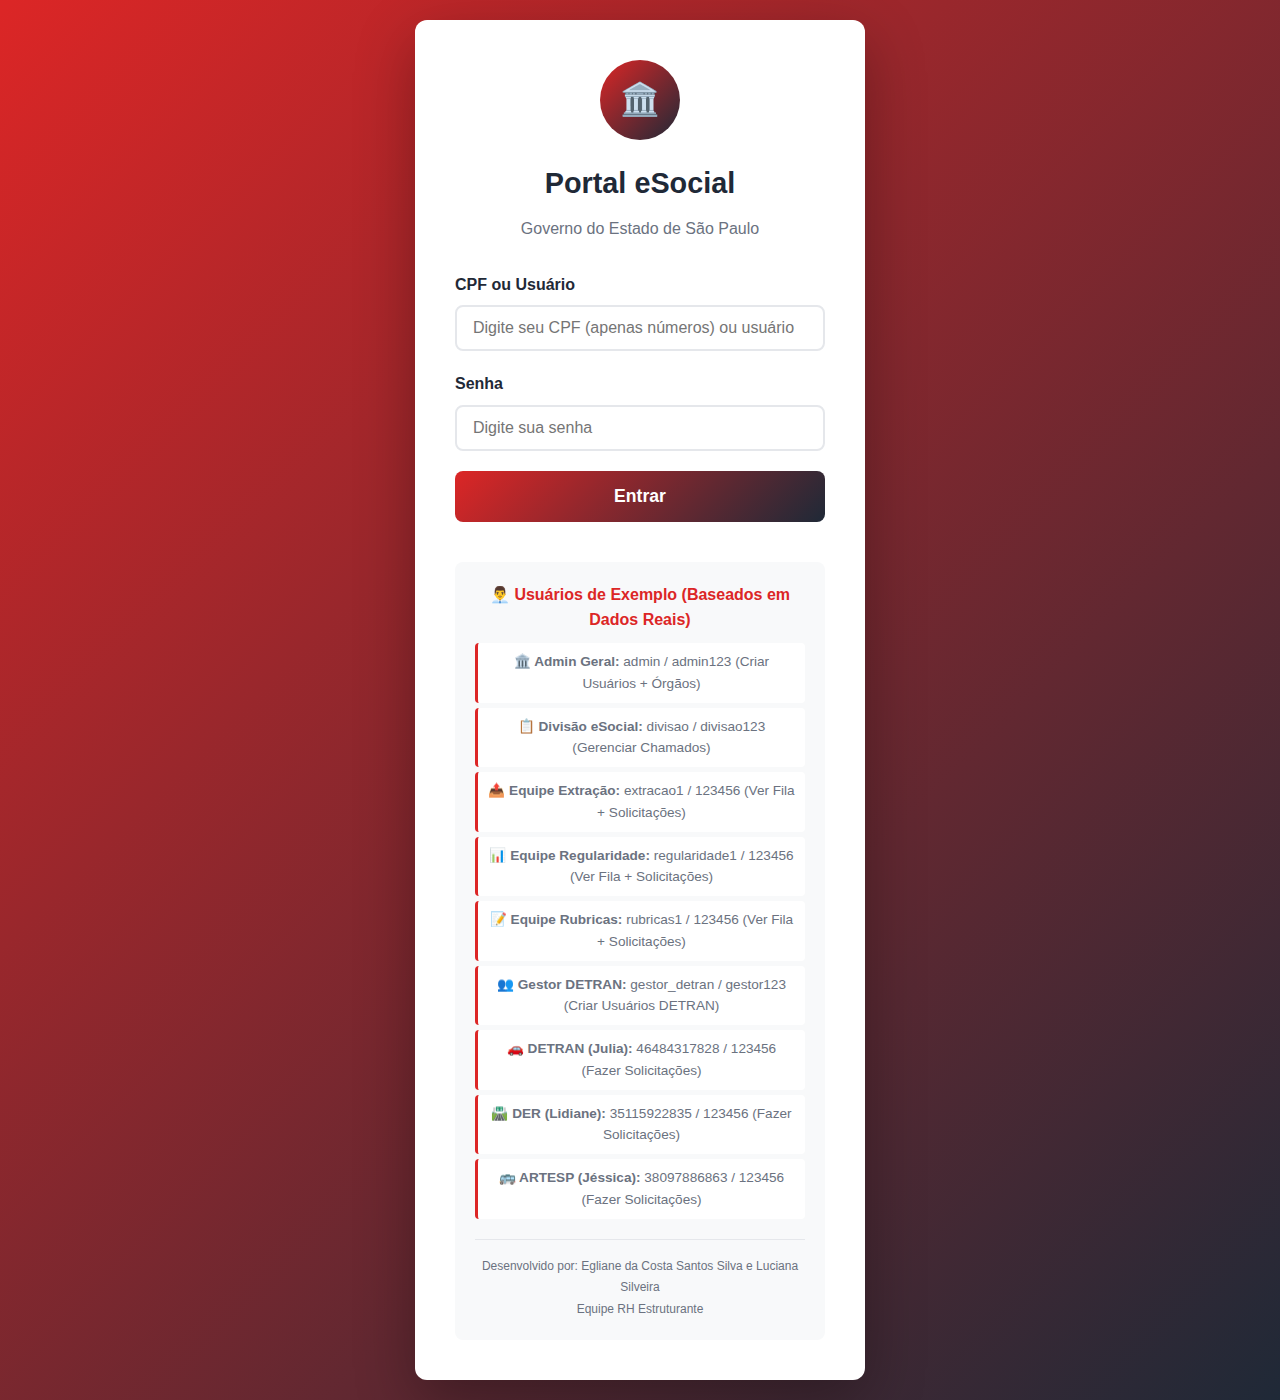
<file: index.html>
<!DOCTYPE html>
<html lang="pt-BR">

<head>
    <meta charset="UTF-8">
    <meta name="viewport" content="width=device-width, initial-scale=1.0">
    <title>Portal de Solicitações - Governo do Estado de São Paulo</title>

    <!-- CSS Files -->
    <link rel="stylesheet" href="css/base.css">
    <link rel="stylesheet" href="css/login.css">
    <link rel="stylesheet" href="css/dashboard.css">
    <link rel="stylesheet" href="css/forms.css">
    <link rel="stylesheet" href="css/modals.css">
    <link rel="stylesheet" href="css/responsive.css">
</head>

<body>
    <!-- Tela de Login -->
    <div id="login-container" class="login-container">
        <div class="login-box">
            <div class="login-header">
                <div class="login-logo">🏛️</div>
                <h1 class="login-title">Portal eSocial</h1>
                <p class="login-subtitle">Governo do Estado de São Paulo</p>
            </div>

            <div class="error-message" id="error-message">
                Usuário ou senha incorretos. Tente novamente.
            </div>

            <form id="login-form" class="login-form">
                <div class="form-group">
                    <label for="usuario">CPF ou Usuário</label>
                    <input type="text" id="usuario" name="usuario" required
                        placeholder="Digite seu CPF (apenas números) ou usuário">
                </div>

                <div class="form-group">
                    <label for="senha">Senha</label>
                    <input type="password" id="senha" name="senha" required placeholder="Digite sua senha">
                </div>

                <button type="submit" class="btn-login">Entrar</button>
            </form>

            <div class="login-help">
                <h4>👨‍💼 Usuários de Exemplo (Baseados em Dados Reais)</h4>
                <div class="usuarios-teste">
                    <div class="usuario-exemplo">
                        <strong>🏛️ Admin Geral:</strong> admin / admin123 (Criar Usuários + Órgãos)
                    </div>
                    <div class="usuario-exemplo">
                        <strong>📋 Divisão eSocial:</strong> divisao / divisao123 (Gerenciar Chamados)
                    </div>
                    <div class="usuario-exemplo">
                        <strong>📤 Equipe Extração:</strong> extracao1 / 123456 (Ver Fila + Solicitações)
                    </div>
                    <div class="usuario-exemplo">
                        <strong>📊 Equipe Regularidade:</strong> regularidade1 / 123456 (Ver Fila + Solicitações)
                    </div>
                    <div class="usuario-exemplo">
                        <strong>📝 Equipe Rubricas:</strong> rubricas1 / 123456 (Ver Fila + Solicitações)
                    </div>
                    <div class="usuario-exemplo">
                        <strong>👥 Gestor DETRAN:</strong> gestor_detran / gestor123 (Criar Usuários DETRAN)
                    </div>
                    <div class="usuario-exemplo">
                        <strong>🚗 DETRAN (Julia):</strong> 46484317828 / 123456 (Fazer Solicitações)
                    </div>
                    <div class="usuario-exemplo">
                        <strong>🛣️ DER (Lidiane):</strong> 35115922835 / 123456 (Fazer Solicitações)
                    </div>
                    <div class="usuario-exemplo">
                        <strong>🚌 ARTESP (Jéssica):</strong> 38097886863 / 123456 (Fazer Solicitações)
                    </div>
                    <!-- CRÉDITOS: -->
                    <div
                        style="margin-top: 20px; padding-top: 15px; border-top: 1px solid #e5e7eb; text-align: center;">
                        <small style="color: #6b7280; font-size: 0.75rem;">
                            Desenvolvido por: Egliane da Costa Santos Silva e Luciana Silveira<br>
                            Equipe RH Estruturante
                        </small>
                    </div>
                </div>
            </div>
        </div>
    </div>

    <!-- Container Principal (após login) -->
    <div id="main-container" class="main-container">
        <!-- Header -->
        <div class="header">
            <div class="header-content">
                <div class="gov-sp-logo">
                    <div class="gov-logo-icon">
                        <div class="logo-square-white"></div>
                        <div class="logo-square-red"></div>
                        <div class="gov-text-logo">
                            SÃO PAULO<br>
                            GOVERNO DO ESTADO
                        </div>
                    </div>
                </div>

                <div class="header-title">
                    <h1>Portal eSocial - Solicitações</h1>
                    <p>O seu canal de comunicação com a Equipe do eSocial</p>
                </div>

                <div class="user-info" id="user-info">
                    <div class="user-avatar" id="user-avatar">A</div>
                    <div class="user-details">
                        <div class="user-name" id="user-name">Nome do Usuário</div>
                        <div class="user-org" id="user-org">Órgão</div>
                        <div class="perfil-badge" id="user-perfil">Usuario</div>
                    </div>
                    <button class="btn-logout" onclick="logout()">Sair</button>
                </div>
            </div>
        </div>

        <div class="container">
            <!-- PAINEL ADMINISTRATIVO -->
            <div id="admin-panel" class="admin-panel" style="display: none;">
                <h2 id="admin-title">🔧 Painel Administrativo</h2>
                <p class="subtitle" id="admin-subtitle">Gestão completa do Portal eSocial</p>

                <div class="admin-tabs">
                    <button class="admin-tab active" onclick="mostrarAbaAdmin('dashboard')">📊 Dashboard</button>
                    <button class="admin-tab" onclick="mostrarAbaAdmin('solicitacoes')">📋 Chamados Abertos</button>
                    <button class="admin-tab" onclick="mostrarAbaAdmin('usuarios')">👥 Gestão de Usuários</button>
                    <button class="admin-tab" onclick="mostrarAbaAdmin('orgaos')">🏢 Gestão de Órgãos</button>
                </div>

                <div class="admin-content">
                    <!-- DASHBOARD -->
                    <!-- DASHBOARD -->
                    <div id="admin-dashboard" class="admin-dashboard">
                        <div class="admin-stats">
                            <!-- Cards para Admin -->
                            <div class="stat-card admin-only" onclick="mostrarAbaAdmin('usuarios')"
                                style="display: none;">
                                <div class="stat-icon">👥</div>
                                <div class="stat-number" id="total-usuarios-admin">127</div>
                                <div class="stat-label">Total de Usuários</div>
                            </div>
                            <div class="stat-card admin-only" onclick="mostrarAbaAdmin('orgaos')"
                                style="display: none;">
                                <div class="stat-icon">🏢</div>
                                <div class="stat-number" id="total-orgaos-admin">23</div>
                                <div class="stat-label">Órgãos Conectados</div>
                            </div>

                            <!-- Cards para Divisão eSocial -->
                            <div class="stat-card divisao-only" onclick="mostrarAbaAdmin('solicitacoes')"
                                style="display: none;">
                                <div class="stat-icon">📋</div>
                                <div class="stat-number" id="total-solicitacoes">47</div>
                                <div class="stat-label">Chamados Abertos</div>
                            </div>
                            <div class="stat-card divisao-only" onclick="mostrarAbaAdmin('usuarios')"
                                style="display: none;">
                                <div class="stat-icon">👥</div>
                                <div class="stat-number" id="total-usuarios">127</div>
                                <div class="stat-label">Total de Usuários</div>
                            </div>
                            <div class="stat-card divisao-only" onclick="mostrarAbaAdmin('orgaos')"
                                style="display: none;">
                                <div class="stat-icon">🏢</div>
                                <div class="stat-number" id="total-orgaos">23</div>
                                <div class="stat-label">Órgãos Conectados</div>
                            </div>
                            <div class="stat-card divisao-only" style="display: none;">
                                <div class="stat-icon">✅</div>
                                <div class="stat-number">95%</div>
                                <div class="stat-label">Taxa de Resolução</div>
                            </div>

                            <!-- Cards para Gestor -->
                            <div class="stat-card gestor-only" onclick="mostrarAbaAdmin('usuarios')"
                                style="display: none;">
                                <div class="stat-icon">👥</div>
                                <div class="stat-number" id="total-usuarios-gestor">5</div>
                                <div class="stat-label">Usuários do Órgão</div>
                            </div>
                        </div>
                    </div>

                    <!-- SOLICITAÇÕES ATIVAS -->
                    <div id="admin-solicitacoes" class="solicitacoes-ativas">
                        <div class="filter-section">
                            <h4 style="margin-bottom: 15px; color: #1f2937;">🔍 Filtros de Chamados</h4>
                            <div class="filter-grid">
                                <div class="filter-group">
                                    <label for="filter-status">Status</label>
                                    <select id="filter-status">
                                        <option value="">Todos os Status</option>
                                        <option value="pendente">Pendente</option>
                                        <option value="andamento">Em Andamento</option>
                                        <option value="aguardando">Aguardando</option>
                                        <option value="concluida">Concluída</option>
                                    </select>
                                </div>
                                <div class="filter-group">
                                    <label for="filter-orgao">Órgão</label>
                                    <select id="filter-orgao">
                                        <option value="">Todos os Órgãos</option>
                                    </select>
                                </div>
                                <div class="filter-group">
                                    <label for="filter-responsavel">Equipe Responsável</label>
                                    <select id="filter-responsavel">
                                        <option value="">Todas as Equipes</option>
                                        <option value="">Não Atribuído</option>
                                    </select>
                                </div>
                                <div class="filter-group">
                                    <button class="btn-filter" onclick="aplicarFiltros()">Filtrar</button>
                                </div>
                            </div>
                        </div>

                        <div id="solicitacoes-lista">
                            <!-- Solicitações serão carregadas aqui -->
                        </div>
                    </div>

                    <!-- GESTÃO DE USUÁRIOS -->
                    <div id="admin-usuarios" class="user-management">
                        <button class="btn-novo-usuario" onclick="abrirModalUsuario()">➕ Cadastrar Novo Usuário</button>

                        <div class="users-table">
                            <table>
                                <thead>
                                    <tr>
                                        <th>Nome</th>
                                        <th>E-mail</th>
                                        <th>Órgão</th>
                                        <th>Perfil</th>
                                        <th>Ações</th>
                                    </tr>
                                </thead>
                                <tbody id="users-table-body">
                                    <!-- Usuários serão inseridos aqui via JavaScript -->
                                </tbody>
                            </table>
                        </div>
                    </div>

                    <!-- GESTÃO DE ÓRGÃOS -->
                    <div id="admin-orgaos" class="orgaos-management">
                        <button class="btn-novo-orgao" onclick="abrirModalOrgao()">➕ Cadastrar Novo Órgão</button>

                        <div class="users-table">
                            <h4 style="margin-bottom: 20px; color: rgba(255,255,255,0.9);">📋 Lista de Órgãos
                                Cadastrados</h4>
                            <table>
                                <thead>
                                    <tr>
                                        <th>Nome do Órgão</th>
                                        <th>Código</th>
                                        <th>Usuários Cadastrados</th>
                                        <th>Ações</th>
                                    </tr>
                                </thead>
                                <tbody id="orgaos-table-body">
                                    <!-- Órgãos serão inseridos aqui via JavaScript -->
                                </tbody>
                            </table>
                        </div>
                    </div>
                </div>
            </div>

            <!-- Seção Principal para Usuários Normais -->
            <div id="user-section">
                <div class="intro-section">
                    <h2 id="intro-title">Portal eSocial - Solicitações</h2>
                    <p id="intro-description"><strong>Aqui você pode fazer solicitações relacionadas ao eSocial,
                            incluindo extrações de dados, reenvios, solicitar Rubrica, transmissões ou alterações de
                            informações no sistema.</strong></p>
                    <p>Este portal foi desenvolvido para facilitar a comunicação entre os órgãos e a equipe responsável
                        pelo eSocial no Estado de São Paulo.</p>
                </div>

                <div class="services-grid" id="services-grid">
                    <div class="service-card" onclick="criarSolicitacao('extracao')">
                        <div class="service-icon">📤</div>
                        <div class="service-title">Extração</div>
                        <div class="service-description">
                            Solicite a extração de dados ou documentos do sistema
                        </div>
                    </div>

                    <div class="service-card" onclick="criarSolicitacao('reenvio')">
                        <div class="service-icon">↩</div>
                        <div class="service-title">Reenvio de Arquivos</div>
                        <div class="service-description">
                            Solicite o reenvio de documentos ou informações
                        </div>
                    </div>

                    <div class="service-card" onclick="criarSolicitacao('criar-rubrica')">
                        <div class="service-icon">📝</div>
                        <div class="service-title">Solicitação de Rubrica</div>
                        <div class="service-description">
                            Criação de nova rubrica ou categoria no sistema
                        </div>
                    </div>

                    <div class="service-card" onclick="criarSolicitacao('transmissao')">
                        <div class="service-icon">📡</div>
                        <div class="service-title">Transmissão</div>
                        <div class="service-description">
                            Transmissão de dados ou documentos entre sistemas
                        </div>
                    </div>
                </div>

                <div class="success-message" id="success-message">
                    <strong>Sucesso!</strong> Sua solicitação foi enviada com sucesso. Em breve você receberá um retorno
                    por e-mail.
                </div>

                <!-- Formulário de solicitação -->
                <div id="form-container" class="form-container" style="display: none;">
                    <button class="btn-voltar" onclick="voltarHome()">← Voltar</button>

                    <div class="form-header">
                        <div class="service-type" id="service-type-title">Tipo de Solicitação</div>
                        <h2>Nova Solicitação</h2>
                        <p>Preencha todos os campos obrigatórios para processar sua solicitação</p>
                    </div>

                    <div class="success-message" id="success-message-form" style="display: none;">
                        <strong>Sucesso!</strong> Sua solicitação foi enviada com sucesso. Em breve você receberá um
                        retorno por e-mail.
                    </div>

                    <form id="solicitacao-form">
                        <div class="form-grid">
                            <div class="form-group full-width">
                                <label for="orgao-form">Órgão / Entidade / Unidade *</label>
                                <select id="orgao-form" name="orgao" required style="background: #f3f4f6;" disabled>
                                    <option value="">Selecione o órgão</option>
                                </select>
                            </div>

                            <div class="form-group">
                                <label for="nome-form">Nome *</label>
                                <input type="text" id="nome-form" name="nome" readonly required
                                    style="background: #f3f4f6;">
                            </div>

                            <div class="form-group">
                                <label for="email-form">E-mail *</label>
                                <input type="email" id="email-form" name="email" readonly required
                                    style="background: #f3f4f6;">
                            </div>

                            <div class="form-group full-width">
                                <label for="telefone">Telefone Celular *</label>
                                <input type="tel" id="telefone" name="telefone" placeholder="(11) 99999-9999" required>
                            </div>

                            <div class="form-group full-width">
                                <label for="descricao">Descrição *</label>
                                <textarea id="descricao" name="descricao"
                                    placeholder="Descreva detalhadamente sua solicitação, incluindo informações relevantes para o processamento..."
                                    required minlength="120" maxlength="10000"></textarea>
                                <div class="char-counter" id="char-counter">0 / 10000 caracteres (mínimo: 120)</div>
                            </div>

                            <div class="form-group full-width">
                                <label>Anexos</label>
                                <div class="file-upload">
                                    <input type="file" id="anexos" name="anexos" multiple
                                        accept=".pdf,.doc,.docx,.jpg,.jpeg,.png,.txt">
                                    <label for="anexos">
                                        📎 Clique aqui para selecionar arquivos<br>
                                        <small>Formatos aceitos: PDF, DOC, DOCX, JPG, PNG, TXT</small>
                                    </label>
                                </div>
                                <div id="file-list"></div>
                            </div>
                        </div>

                        <button type="submit" class="btn-enviar" id="btn-enviar" disabled>
                            Enviar Solicitação
                        </button>
                    </form>
                </div>
            </div>
        </div>

        <!-- Footer -->
        <div class="footer">
            <p>Portal eSocial - Governo do Estado de São Paulo | V 1.4.0.502 - © Copyright 2025 - Prodesp - Companhia de
                Processamento de Dados do Estado de São Paulo | Todos os direitos reservados</p>
            <p style="margin-top: 10px; font-size: 0.9rem; color: #9ca3af;">Desenvolvido por: Egliane da Costa Santos
                Silva e Luciana Silveira - Equipe RH Estruturante</p>
        </div>
    </div>

    <!-- Modais -->
    <div id="modal-usuario" class="modal">
        <div class="modal-content">
            <div class="modal-header">
                <h2 id="modal-titulo">Cadastrar Novo Usuário</h2>
                <button class="btn-fechar" onclick="fecharModalUsuario()">×</button>
            </div>
            <div class="modal-body">
                <form id="form-usuario">
                    <div class="form-grid">
                        <div class="form-group">
                            <label for="modal-nome">Nome Completo *</label>
                            <input type="text" id="modal-nome" required>
                        </div>
                        <div class="form-group">
                            <label for="modal-cpf">CPF *</label>
                            <input type="text" id="modal-cpf" required placeholder="000.000.000-00">
                        </div>
                        <div class="form-group">
                            <label for="modal-email">E-mail *</label>
                            <input type="email" id="modal-email" required>
                        </div>
                        <div class="form-group">
                            <label for="modal-telefone">Telefone</label>
                            <input type="tel" id="modal-telefone" placeholder="(11) 99999-9999">
                        </div>
                        <div class="form-group">
                            <label for="modal-orgao">Órgão *</label>
                            <select id="modal-orgao" required>
                                <option value="">Selecione o órgão</option>
                            </select>
                        </div>
                        <div class="form-group">
                            <label for="modal-perfil">Perfil *</label>
                            <select id="modal-perfil" required>
                                <option value="">Selecione o perfil</option>
                            </select>
                        </div>
                        <div class="form-group">
                            <label for="modal-senha">Senha *</label>
                            <input type="password" id="modal-senha" required placeholder="Mínimo 6 caracteres">
                        </div>
                        <div class="form-group">
                            <label for="modal-confirmar-senha">Confirmar Senha *</label>
                            <input type="password" id="modal-confirmar-senha" required>
                        </div>
                    </div>
                    <button type="submit" class="btn-primary">Salvar Usuário</button>
                </form>
            </div>
        </div>
    </div>

    <div id="modal-orgao" class="modal">
        <div class="modal-content">
            <div class="modal-header">
                <h2 id="modal-orgao-titulo">Cadastrar Novo Órgão</h2>
                <button class="btn-fechar" onclick="fecharModalOrgao()">×</button>
            </div>
            <div class="modal-body">
                <form id="form-orgao">
                    <div class="form-grid">
                        <div class="form-group full-width">
                            <label for="modal-orgao-nome">Nome do Órgão *</label>
                            <input type="text" id="modal-orgao-nome" required placeholder="Ex: Secretaria da Educação">
                        </div>
                        <div class="form-group">
                            <label for="modal-orgao-codigo">Código do Órgão</label>
                            <input type="number" id="modal-orgao-codigo" placeholder="Ex: 25">
                        </div>
                        <div class="form-group">
                            <label for="modal-orgao-sigla">Sigla</label>
                            <input type="text" id="modal-orgao-sigla" placeholder="Ex: SEDUC" maxlength="10">
                        </div>
                        <div class="form-group full-width">
                            <label for="modal-orgao-descricao">Descrição</label>
                            <textarea id="modal-orgao-descricao" placeholder="Descrição adicional do órgão (opcional)"
                                rows="3"></textarea>
                        </div>
                    </div>
                    <button type="submit" class="btn-primary">Salvar Órgão</button>
                </form>
            </div>
        </div>
    </div>

    <div id="modal-solicitacao" class="modal">
        <div class="modal-content">
            <div class="modal-header">
                <h2 id="modal-solicitacao-titulo">Detalhes da Solicitação</h2>
                <button class="btn-fechar" onclick="fecharModalSolicitacao()">×</button>
            </div>
            <div class="modal-body" id="modal-solicitacao-body">
                <!-- Conteúdo será inserido via JavaScript -->
            </div>
        </div>
    </div>

    <!-- JavaScript Files -->
    <script src="js/data.js"></script>
    <script src="js/auth.js"></script>
    <script src="js/dashboard.js"></script>
    <script src="js/forms.js"></script>
    <script src="js/modals.js"></script>
    <script src="js/utils.js"></script>
    <script src="js/app.js"></script>
</body>

</html>
</file>
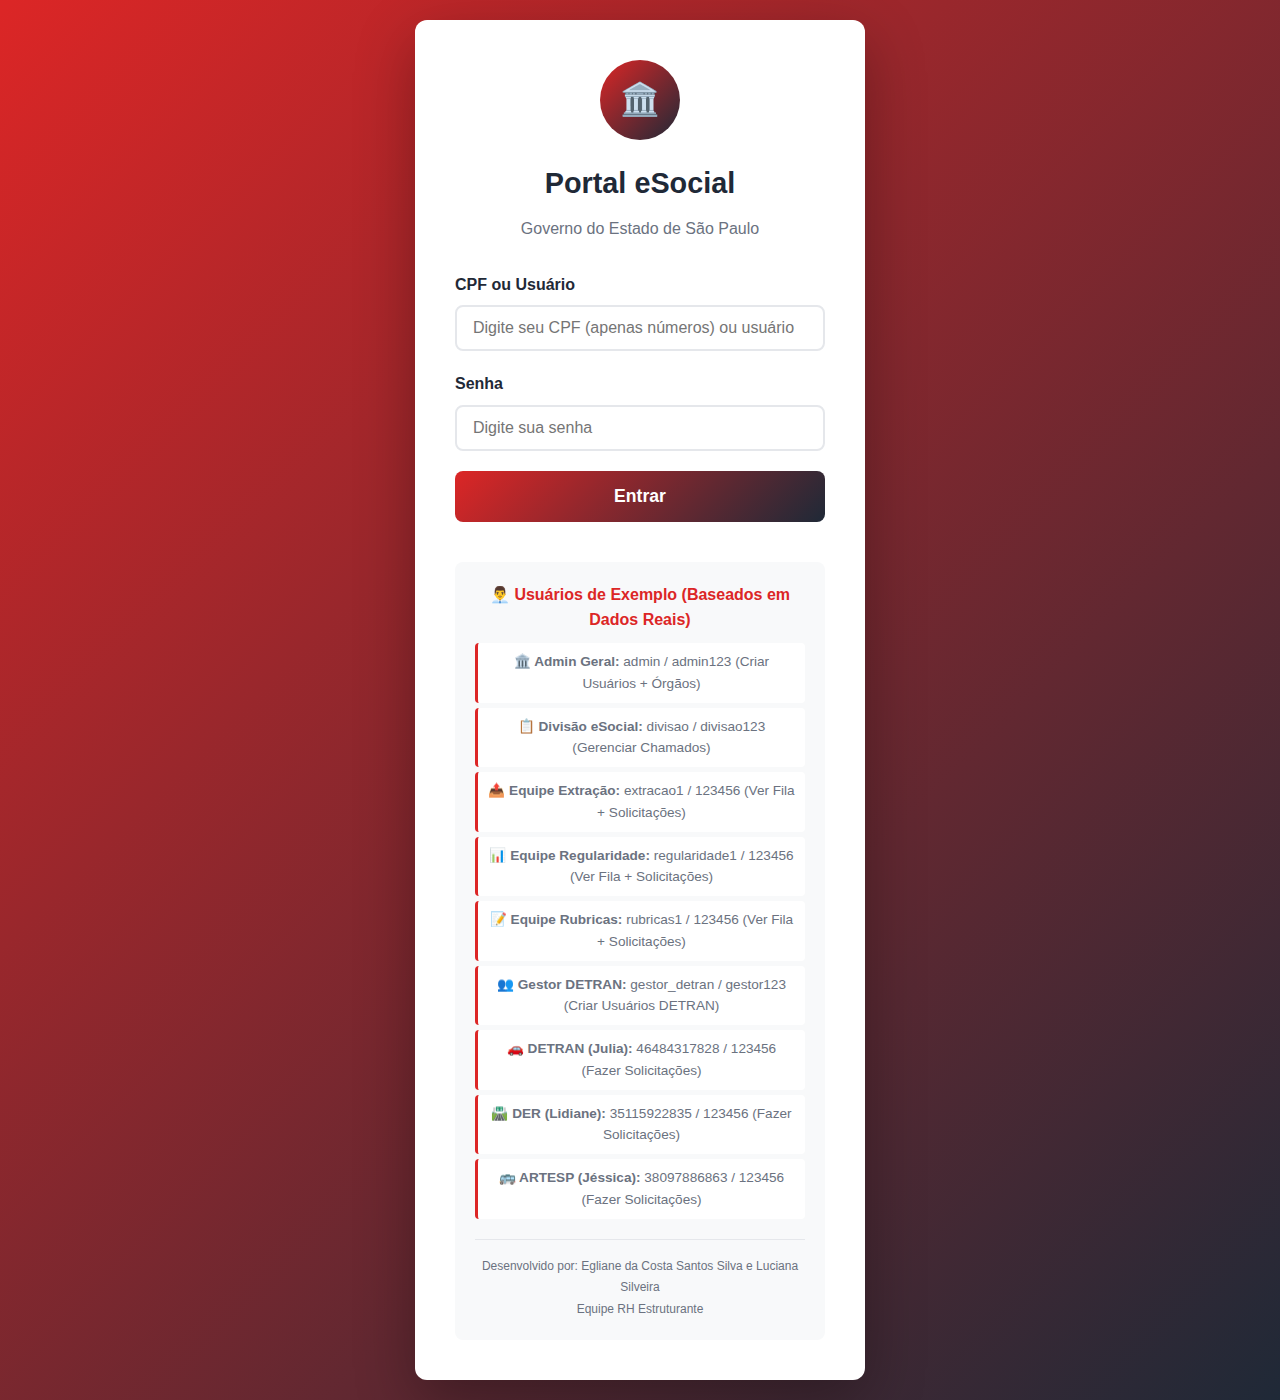
<file: .gitignore/index.html>
<!DOCTYPE html>
<html lang="pt-BR">
<head>
    <meta charset="UTF-8">
    <meta name="viewport" content="width=device-width, initial-scale=1.0">
    <title>Portal de Solicitações - Governo do Estado de São Paulo</title>
    <style>
        * {
            margin: 0;
            padding: 0;
            box-sizing: border-box;
        }

        body {
            font-family: 'Segoe UI', Tahoma, Geneva, Verdana, sans-serif;
            background: white;
            min-height: 100vh;
            line-height: 1.6;
        }

        /* Estilos do Login */
        .login-container {
            min-height: 100vh;
            display: flex;
            align-items: center;
            justify-content: center;
            background: linear-gradient(135deg, #dc2626 0%, #1f2937 100%);
            padding: 20px;
        }

        .login-box {
            background: white;
            border-radius: 12px;
            padding: 40px;
            box-shadow: 0 20px 60px rgba(0,0,0,0.3);
            width: 100%;
            max-width: 450px;
            text-align: center;
        }

        .login-header {
            margin-bottom: 30px;
        }

        .login-logo {
            width: 80px;
            height: 80px;
            background: linear-gradient(135deg, #dc2626 0%, #1f2937 100%);
            border-radius: 50%;
            margin: 0 auto 20px;
            display: flex;
            align-items: center;
            justify-content: center;
            color: white;
            font-size: 2rem;
        }

        .login-title {
            color: #1f2937;
            font-size: 1.8rem;
            font-weight: 700;
            margin-bottom: 10px;
        }

        .login-subtitle {
            color: #6b7280;
            font-size: 1rem;
        }

        .login-form {
            text-align: left;
        }

        .form-group {
            margin-bottom: 20px;
        }

        .form-group label {
            display: block;
            margin-bottom: 8px;
            color: #1f2937;
            font-weight: 600;
        }

        .form-group input {
            width: 100%;
            padding: 12px 16px;
            border: 2px solid #e5e7eb;
            border-radius: 8px;
            font-size: 1rem;
            transition: all 0.3s ease;
        }

        .form-group input:focus {
            outline: none;
            border-color: #dc2626;
            box-shadow: 0 0 0 3px rgba(220, 38, 38, 0.1);
        }

        .btn-login {
            width: 100%;
            background: linear-gradient(135deg, #dc2626 0%, #1f2937 100%);
            color: white;
            border: none;
            padding: 15px;
            border-radius: 8px;
            font-size: 1.1rem;
            font-weight: 600;
            cursor: pointer;
            transition: all 0.3s ease;
            margin-bottom: 20px;
        }

        .btn-login:hover {
            transform: translateY(-2px);
            box-shadow: 0 8px 25px rgba(220, 38, 38, 0.3);
        }

        .login-help {
            background: #f8f9fa;
            padding: 20px;
            border-radius: 8px;
            margin-top: 20px;
        }

        .login-help h4 {
            color: #dc2626;
            margin-bottom: 10px;
            font-size: 1rem;
        }

        .usuarios-teste {
            font-size: 0.85rem;
            color: #6b7280;
        }

        .usuario-exemplo {
            background: white;
            padding: 8px;
            margin: 5px 0;
            border-radius: 4px;
            border-left: 3px solid #dc2626;
        }

        .error-message {
            background: #fef2f2;
            color: #dc2626;
            padding: 12px;
            border-radius: 6px;
            margin-bottom: 20px;
            border: 1px solid #fecaca;
            display: none;
        }

        /* Estilos principais (quando logado) */
        .main-container {
            display: none;
        }

        .header {
            background: white;
            color: #1f2937;
            padding: 20px 0;
            border-bottom: 3px solid #dc2626;
        }

        .header-content {
            max-width: 1200px;
            margin: 0 auto;
            padding: 0 20px;
            display: flex;
            align-items: center;
            justify-content: space-between;
        }

        .logo-section {
            display: flex;
            align-items: center;
            gap: 20px;
        }

        .gov-sp-logo {
            display: flex;
            align-items: center;
            flex-shrink: 0;
        }

        .gov-logo-icon {
            background: #1f2937;
            border-radius: 8px;
            padding: 12px 16px;
            display: flex;
            align-items: center;
            gap: 8px;
        }

        .logo-square-white {
            width: 24px;
            height: 20px;
            background: white;
            border-radius: 3px;
            position: relative;
        }

        .logo-square-white::after {
            content: '';
            position: absolute;
            top: 50%;
            right: -10px;
            transform: translateY(-50%);
            width: 0;
            height: 0;
            border-left: 8px solid white;
            border-top: 5px solid transparent;
            border-bottom: 5px solid transparent;
        }

        .logo-square-red {
            width: 24px;
            height: 20px;
            background: #dc2626;
            border-radius: 3px;
        }

        .gov-text-logo {
            color: white;
            font-size: 0.9rem;
            font-weight: 700;
            line-height: 1.2;
        }

        .header-title {
            text-align: center;
            flex: 1;
        }

        .header h1 {
            font-size: 2.2rem;
            font-weight: 700;
            margin-bottom: 8px;
            color: #1f2937;
        }

        .header p {
            font-size: 1.1rem;
            color: #1f2937;
        }

        .user-info {
            display: flex;
            align-items: center;
            gap: 15px;
            background: #f8f9fa;
            padding: 12px 20px;
            border-radius: 8px;
        }

        .user-avatar {
            width: 40px;
            height: 40px;
            background: linear-gradient(135deg, #dc2626 0%, #1f2937 100%);
            border-radius: 50%;
            display: flex;
            align-items: center;
            justify-content: center;
            color: white;
            font-weight: 700;
            font-size: 1.1rem;
        }

        .user-details {
            display: flex;
            flex-direction: column;
        }

        .user-name {
            font-weight: 600;
            color: #1f2937;
            font-size: 0.9rem;
        }

        .user-org {
            font-size: 0.8rem;
            color: #6b7280;
        }

        .btn-logout {
            background: #dc2626;
            color: white;
            border: none;
            padding: 8px 15px;
            border-radius: 6px;
            cursor: pointer;
            font-size: 0.85rem;
            transition: all 0.3s ease;
        }

        .btn-logout:hover {
            background: #b91c1c;
        }

        .perfil-badge {
            background: #dc2626;
            color: white;
            padding: 4px 8px;
            border-radius: 12px;
            font-size: 0.7rem;
            font-weight: 600;
            text-transform: uppercase;
        }

        .container {
            max-width: 1200px;
            margin: 0 auto;
            padding: 40px 20px;
        }

        /* PAINEL ADMINISTRATIVO */
        .admin-panel {
            background: linear-gradient(135deg, #1e3a8a 0%, #dc2626 100%);
            color: white;
            padding: 40px;
            border-radius: 16px;
            margin-bottom: 40px;
            box-shadow: 0 10px 30px rgba(0,0,0,0.2);
        }

        .admin-panel h2 {
            font-size: 2.2rem;
            margin-bottom: 10px;
            text-align: center;
        }

        .admin-panel .subtitle {
            text-align: center;
            opacity: 0.9;
            margin-bottom: 40px;
            font-size: 1.1rem;
        }

        .admin-tabs {
            display: flex;
            gap: 10px;
            margin-bottom: 30px;
            justify-content: center;
            flex-wrap: wrap;
        }

        .admin-tab {
            background: rgba(255,255,255,0.2);
            border: none;
            color: white;
            padding: 12px 25px;
            border-radius: 25px;
            cursor: pointer;
            font-weight: 600;
            transition: all 0.3s ease;
            backdrop-filter: blur(10px);
        }

        .admin-tab.active {
            background: rgba(255,255,255,0.3);
            transform: scale(1.05);
        }

        .admin-tab:hover {
            background: rgba(255,255,255,0.25);
        }

        .admin-content {
            background: rgba(255,255,255,0.1);
            border-radius: 12px;
            padding: 30px;
            backdrop-filter: blur(10px);
        }

        .admin-stats {
            display: grid;
            grid-template-columns: repeat(auto-fit, minmax(200px, 1fr));
            gap: 20px;
            margin-bottom: 30px;
        }

        .stat-card {
            background: rgba(255,255,255,0.95);
            color: #1f2937;
            padding: 25px;
            border-radius: 12px;
            text-align: center;
            cursor: pointer;
            transition: all 0.3s ease;
            box-shadow: 0 4px 15px rgba(0,0,0,0.1);
        }

        .stat-card:hover {
            transform: translateY(-5px);
            box-shadow: 0 8px 25px rgba(0,0,0,0.2);
        }

        .stat-number {
            font-size: 2.5rem;
            font-weight: 700;
            color: #dc2626;
            margin-bottom: 5px;
        }

        .stat-label {
            color: #6b7280;
            font-size: 0.95rem;
            font-weight: 600;
        }

        .stat-icon {
            font-size: 2rem;
            margin-bottom: 10px;
            color: #1e3a8a;
        }

        /* GESTÃO DE USUÁRIOS */
        .user-management {
            display: none;
        }

        .btn-novo-usuario {
            background: #16a34a;
            color: white;
            border: none;
            padding: 12px 25px;
            border-radius: 8px;
            cursor: pointer;
            font-weight: 600;
            margin-bottom: 25px;
            transition: all 0.3s ease;
        }

        .btn-novo-usuario:hover {
            background: #15803d;
            transform: translateY(-2px);
        }

        .btn-novo-orgao {
            background: #8b5cf6;
            color: white;
            border: none;
            padding: 12px 25px;
            border-radius: 8px;
            cursor: pointer;
            font-weight: 600;
            margin-bottom: 25px;
            margin-left: 10px;
            transition: all 0.3s ease;
        }

        .btn-novo-orgao:hover {
            background: #7c3aed;
            transform: translateY(-2px);
        }

        .users-table {
            background: rgba(255,255,255,0.95);
            border-radius: 12px;
            overflow: hidden;
            color: #1f2937;
            margin-bottom: 30px;
        }

        .users-table table {
            width: 100%;
            border-collapse: collapse;
        }

        .users-table th,
        .users-table td {
            padding: 15px;
            text-align: left;
            border-bottom: 1px solid #e5e7eb;
        }

        .users-table th {
            background: #f8f9fa;
            font-weight: 600;
            color: #1f2937;
        }

        .btn-action {
            padding: 6px 12px;
            border: none;
            border-radius: 4px;
            cursor: pointer;
            font-size: 0.85rem;
            margin: 0 2px;
            transition: all 0.3s ease;
        }

        .btn-edit {
            background: #3b82f6;
            color: white;
        }

        .btn-delete {
            background: #ef4444;
            color: white;
        }

        .btn-assign {
            background: #8b5cf6;
            color: white;
        }

        .btn-action:hover {
            transform: translateY(-1px);
        }

        /* GESTÃO DE ÓRGÃOS */
        .orgaos-management {
            display: none;
        }

        .orgaos-list {
            display: grid;
            grid-template-columns: repeat(auto-fit, minmax(300px, 1fr));
            gap: 20px;
            margin-top: 20px;
        }

        .orgao-card {
            background: rgba(255,255,255,0.95);
            border-radius: 12px;
            padding: 20px;
            color: #1f2937;
            box-shadow: 0 4px 15px rgba(0,0,0,0.1);
            transition: all 0.3s ease;
        }

        .orgao-card:hover {
            transform: translateY(-3px);
            box-shadow: 0 8px 25px rgba(0,0,0,0.2);
        }

        .orgao-nome {
            font-size: 1.1rem;
            font-weight: 700;
            color: #dc2626;
            margin-bottom: 10px;
        }

        .orgao-info {
            font-size: 0.9rem;
            color: #6b7280;
            margin-bottom: 15px;
        }

        .orgao-actions {
            display: flex;
            gap: 10px;
        }

        /* SOLICITAÇÕES ATIVAS */
        .solicitacoes-ativas {
            display: none;
        }

        .filter-section {
            background: rgba(255,255,255,0.95);
            color: #1f2937;
            padding: 20px;
            border-radius: 12px;
            margin-bottom: 20px;
        }

        .filter-grid {
            display: grid;
            grid-template-columns: repeat(auto-fit, minmax(200px, 1fr));
            gap: 15px;
            align-items: end;
        }

        .filter-group {
            display: flex;
            flex-direction: column;
        }

        .filter-group label {
            font-weight: 600;
            margin-bottom: 5px;
            color: #1f2937;
        }

        .filter-group select,
        .filter-group input {
            padding: 8px 12px;
            border: 1px solid #d1d5db;
            border-radius: 6px;
            font-size: 0.9rem;
        }

        .btn-filter {
            background: #1e3a8a;
            color: white;
            border: none;
            padding: 10px 20px;
            border-radius: 6px;
            cursor: pointer;
            font-weight: 600;
            height: fit-content;
        }

        .solicitacao-item {
            background: rgba(255,255,255,0.95);
            color: #1f2937;
            padding: 20px;
            margin-bottom: 15px;
            border-radius: 12px;
            cursor: pointer;
            transition: all 0.3s ease;
            border-left: 5px solid #dc2626;
        }

        .solicitacao-item:hover {
            transform: translateX(10px);
            box-shadow: 0 5px 20px rgba(0,0,0,0.1);
        }

        .solicitacao-header {
            display: flex;
            justify-content: space-between;
            align-items: center;
            margin-bottom: 10px;
        }

        .solicitacao-id {
            font-weight: 700;
            color: #dc2626;
        }

        .solicitacao-status {
            padding: 4px 12px;
            border-radius: 15px;
            font-size: 0.8rem;
            font-weight: 600;
        }

        .status-pendente {
            background: #fbbf24;
            color: #92400e;
        }

        .status-andamento {
            background: #60a5fa;
            color: #1e3a8a;
        }

        .status-aguardando {
            background: #f59e0b;
            color: #92400e;
        }

        .status-concluida {
            background: #34d399;
            color: #065f46;
        }

        .solicitacao-info {
            font-size: 0.9rem;
            color: #6b7280;
        }

        .solicitacao-assignee {
            margin-top: 8px;
            font-size: 0.85rem;
            color: #1e3a8a;
            font-weight: 600;
        }

        /* SEÇÃO PRINCIPAL PARA USUÁRIOS NORMAIS */
        .intro-section {
            background: white;
            padding: 40px;
            border-radius: 12px;
            box-shadow: 0 2px 8px rgba(0,0,0,0.1);
            margin-bottom: 40px;
            border-left: 5px solid #dc2626;
            border: 1px solid #e5e7eb;
        }

        .intro-section h2 {
            color: #dc2626;
            font-size: 1.8rem;
            margin-bottom: 15px;
            font-weight: 700;
        }

        .intro-section p {
            color: #1f2937;
            font-size: 1.1rem;
            margin-bottom: 15px;
        }

        .services-grid {
            display: grid;
            grid-template-columns: repeat(auto-fit, minmax(300px, 1fr));
            gap: 20px;
            margin-bottom: 40px;
        }

        .service-card {
            background: white;
            border: 2px solid #e5e7eb;
            border-radius: 8px;
            padding: 30px 25px;
            text-align: center;
            transition: all 0.3s ease;
            cursor: pointer;
            position: relative;
            overflow: hidden;
        }

        .service-card::before {
            content: '';
            position: absolute;
            top: 0;
            left: 0;
            right: 0;
            height: 4px;
            background: #dc2626;
            transform: scaleX(0);
            transition: transform 0.3s ease;
        }

        .service-card:hover::before {
            transform: scaleX(1);
        }

        .service-card:hover {
            transform: translateY(-3px);
            box-shadow: 0 8px 25px rgba(220, 38, 38, 0.15);
            border-color: #dc2626;
        }

        .service-icon {
            font-size: 3rem;
            color: #dc2626;
            margin-bottom: 15px;
        }

        .service-title {
            font-size: 1.3rem;
            font-weight: 700;
            color: #1f2937;
            margin-bottom: 8px;
        }

        .service-description {
            color: #6b7280;
            font-size: 0.95rem;
        }

        /* MODAL */
        .modal {
            display: none;
            position: fixed;
            z-index: 1000;
            left: 0;
            top: 0;
            width: 100%;
            height: 100%;
            background: rgba(0,0,0,0.7);
            backdrop-filter: blur(5px);
        }

        .modal-content {
            background: white;
            margin: 3% auto;
            border-radius: 16px;
            width: 90%;
            max-width: 800px;
            max-height: 90vh;
            overflow-y: auto;
            box-shadow: 0 20px 60px rgba(0,0,0,0.3);
        }

        .modal-header {
            display: flex;
            justify-content: space-between;
            align-items: center;
            padding: 25px 30px;
            border-bottom: 2px solid #e5e7eb;
            background: linear-gradient(135deg, #dc2626 0%, #1f2937 100%);
            color: white;
            border-radius: 16px 16px 0 0;
        }

        .modal-header h2 {
            margin: 0;
            font-size: 1.5rem;
            font-weight: 700;
        }

        .btn-fechar {
            background: none;
            border: none;
            color: white;
            font-size: 2rem;
            cursor: pointer;
            padding: 0;
            width: 30px;
            height: 30px;
            display: flex;
            align-items: center;
            justify-content: center;
            border-radius: 50%;
            transition: background 0.3s ease;
        }

        .btn-fechar:hover {
            background: rgba(255,255,255,0.2);
        }

        .modal-body {
            padding: 30px;
        }

        /* FORMULÁRIO */
        .form-grid {
            display: grid;
            grid-template-columns: 1fr 1fr;
            gap: 25px;
            margin-bottom: 25px;
        }

        .form-group.full-width {
            grid-column: 1 / -1;
        }

        label {
            display: block;
            margin-bottom: 8px;
            color: #1f2937;
            font-weight: 600;
            font-size: 1rem;
        }

        input, select, textarea {
            width: 100%;
            padding: 12px 16px;
            border: 2px solid #e5e7eb;
            border-radius: 8px;
            font-size: 1rem;
            transition: all 0.3s ease;
            background: white;
        }

        input:focus, select:focus, textarea:focus {
            outline: none;
            border-color: #dc2626;
            box-shadow: 0 0 0 3px rgba(220, 38, 38, 0.1);
        }

        .btn-primary {
            background: linear-gradient(135deg, #dc2626 0%, #1f2937 100%);
            color: white;
            border: none;
            padding: 12px 30px;
            border-radius: 8px;
            cursor: pointer;
            font-weight: 600;
            transition: all 0.3s ease;
        }

        .btn-primary:hover {
            transform: translateY(-2px);
            box-shadow: 0 8px 25px rgba(220, 38, 38, 0.3);
        }

        /* FORMULÁRIO DE SOLICITAÇÕES */
        .form-container {
            display: none;
            background: white;
            border-radius: 12px;
            padding: 40px;
            box-shadow: 0 4px 12px rgba(0,0,0,0.1);
            margin-top: 20px;
        }

        .form-header {
            text-align: center;
            margin-bottom: 40px;
            padding-bottom: 20px;
            border-bottom: 2px solid #e5e7eb;
        }

        .form-header h2 {
            color: #dc2626;
            font-size: 2rem;
            margin-bottom: 10px;
            font-weight: 700;
        }

        .form-header .service-type {
            color: #dc2626;
            font-size: 1.1rem;
            font-weight: 600;
            margin-bottom: 10px;
            background: #fef2f2;
            padding: 8px 16px;
            border-radius: 20px;
            display: inline-block;
            border: 1px solid #fecaca;
        }

        .btn-voltar {
            background: linear-gradient(90deg, #dc2626 0%, #1f2937 100%);
            color: white;
            border: none;
            padding: 12px 25px;
            border-radius: 8px;
            cursor: pointer;
            margin-bottom: 30px;
            transition: all 0.3s ease;
            font-size: 1rem;
            font-weight: 600;
        }

        .btn-voltar:hover {
            background: linear-gradient(90deg, #b91c1c 0%, #111827 100%);
            transform: translateY(-1px);
            box-shadow: 0 4px 12px rgba(220, 38, 38, 0.3);
        }

        textarea {
            resize: vertical;
            min-height: 120px;
        }

        .char-counter {
            text-align: right;
            font-size: 0.9rem;
            color: #374151;
            margin-top: 5px;
        }

        .char-counter.error {
            color: #dc2626;
        }

        .file-upload {
            border: 2px dashed #d1d5db;
            border-radius: 8px;
            padding: 30px;
            text-align: center;
            transition: all 0.3s ease;
            background: #f9fafb;
        }

        .file-upload:hover {
            border-color: #1e3a8a;
            background: #f0f9ff;
        }

        .file-upload input {
            display: none;
        }

        .file-upload label {
            cursor: pointer;
            color: #1e3a8a;
            font-weight: 600;
        }

        .btn-enviar {
            background: linear-gradient(90deg, #dc2626 0%, #1f2937 100%);
            color: white;
            border: none;
            padding: 15px 40px;
            font-size: 1.1rem;
            font-weight: 600;
            border-radius: 8px;
            cursor: pointer;
            width: 100%;
            margin-top: 25px;
            transition: all 0.3s ease;
        }

        .btn-enviar:hover:not(:disabled) {
            background: linear-gradient(90deg, #b91c1c 0%, #111827 100%);
            transform: translateY(-2px);
            box-shadow: 0 8px 20px rgba(220, 38, 38, 0.3);
        }

        .btn-enviar:disabled {
            background: #6b7280;
            cursor: not-allowed;
            transform: none;
            box-shadow: none;
        }

        .success-message {
            background: #f0fdf4;
            color: #166534;
            padding: 20px;
            border-radius: 8px;
            margin-bottom: 20px;
            border: 1px solid #bbf7d0;
            display: none;
        }

        .footer {
            background: #1f2937;
            color: #d1d5db;
            padding: 30px 0;
            margin-top: 60px;
            text-align: center;
        }

        .footer p {
            max-width: 1200px;
            margin: 0 auto;
            padding: 0 20px;
        }

        @media (max-width: 768px) {
            .header-content {
                flex-direction: column;
                gap: 15px;
                text-align: center;
            }
            
            .services-grid {
                grid-template-columns: 1fr;
            }
            
            .form-grid {
                grid-template-columns: 1fr;
            }
            
            .admin-stats {
                grid-template-columns: 1fr;
            }

            .filter-grid {
                grid-template-columns: 1fr;
            }

            .orgaos-list {
                grid-template-columns: 1fr;
            }
        }
    </style>
</head>
<body>
    <!-- Tela de Login -->
    <div id="login-container" class="login-container">
        <div class="login-box">
            <div class="login-header">
                <div class="login-logo">🏛️</div>
                <h1 class="login-title">Portal eSocial</h1>
                <p class="login-subtitle">Governo do Estado de São Paulo</p>
            </div>

            <div class="error-message" id="error-message">
                Usuário ou senha incorretos. Tente novamente.
            </div>

            <form id="login-form" class="login-form">
                <div class="form-group">
                    <label for="usuario">CPF ou Usuário</label>
                    <input type="text" id="usuario" name="usuario" required placeholder="Digite seu CPF (apenas números) ou usuário">
                </div>

                <div class="form-group">
                    <label for="senha">Senha</label>
                    <input type="password" id="senha" name="senha" required placeholder="Digite sua senha">
                </div>

                <button type="submit" class="btn-login">Entrar</button>
            </form>

            <div class="login-help">
                <h4>👨‍💼 Usuários de Exemplo (Baseados em Dados Reais)</h4>
                <div class="usuarios-teste">
                    <div class="usuario-exemplo">
                        <strong>🏛️ Admin Geral:</strong> admin / admin123 (Criar Usuários + Órgãos)
                    </div>
                    <div class="usuario-exemplo">
                        <strong>📋 Divisão eSocial:</strong> divisao / divisao123 (Gerenciar Chamados)
                    </div>
                    <div class="usuario-exemplo">
                        <strong>📤 Equipe Extração:</strong> extracao1 / 123456 (Ver Fila + Solicitações)
                    </div>
                    <div class="usuario-exemplo">
                        <strong>📊 Equipe Regularidade:</strong> regularidade1 / 123456 (Ver Fila + Solicitações)
                    </div>
                    <div class="usuario-exemplo">
                        <strong>📝 Equipe Rubricas:</strong> rubricas1 / 123456 (Ver Fila + Solicitações)
                    </div>
                    <div class="usuario-exemplo">
                        <strong>👥 Gestor DETRAN:</strong> gestor_detran / gestor123 (Criar Usuários DETRAN)
                    </div>
                    <div class="usuario-exemplo">
                        <strong>🚗 DETRAN (Julia):</strong> 46484317828 / 123456 (Fazer Solicitações)
                    </div>
                    <div class="usuario-exemplo">
                        <strong>🛣️ DER (Lidiane):</strong> 35115922835 / 123456 (Fazer Solicitações)
                    </div>
                    <div class="usuario-exemplo">
                        <strong>🚌 ARTESP (Jéssica):</strong> 38097886863 / 123456 (Fazer Solicitações)
                    </div>
                    <!-- AQUI FOI ADICIONADO OS CRÉDITOS: -->
                    <div style="margin-top: 20px; padding-top: 15px; border-top: 1px solid #e5e7eb; text-align: center;">
                        <small style="color: #6b7280; font-size: 0.75rem;">
                            Desenvolvido por: Egliane da Costa Santos Silva e Luciana Silveira<br>
                            Equipe RH Estruturante
                        </small>
                    </div>
                </div>
            </div>
        </div>
    </div>

    <!-- Container Principal (após login) -->
    <div id="main-container" class="main-container">
        <!-- Header -->
        <div class="header">
            <div class="header-content">
                <div class="gov-sp-logo">
                    <div class="gov-logo-icon">
                        <div class="logo-square-white"></div>
                        <div class="logo-square-red"></div>
                        <div class="gov-text-logo">
                            SÃO PAULO<br>
                            GOVERNO DO ESTADO
                        </div>
                    </div>
                </div>
                
                <div class="header-title">
                    <h1>Portal eSocial - Solicitações</h1>
                    <p>O seu canal de comunicação com a Equipe do eSocial</p>
                </div>

                <div class="user-info" id="user-info">
                    <div class="user-avatar" id="user-avatar">A</div>
                    <div class="user-details">
                        <div class="user-name" id="user-name">Nome do Usuário</div>
                        <div class="user-org" id="user-org">Órgão</div>
                        <div class="perfil-badge" id="user-perfil">Usuario</div>
                    </div>
                    <button class="btn-logout" onclick="logout()">Sair</button>
                </div>
            </div>
        </div>

        <div class="container">
            <!-- PAINEL ADMINISTRATIVO -->
            <div id="admin-panel" class="admin-panel" style="display: none;">
                <h2 id="admin-title">🔧 Painel Administrativo</h2>
                <p class="subtitle" id="admin-subtitle">Gestão completa do Portal eSocial</p>

                <div class="admin-tabs">
                    <button class="admin-tab active" onclick="mostrarAbaAdmin('dashboard')">📊 Dashboard</button>
                    <button class="admin-tab" onclick="mostrarAbaAdmin('solicitacoes')">📋 Chamados Abertos</button>
                    <button class="admin-tab" onclick="mostrarAbaAdmin('usuarios')">👥 Gestão de Usuários</button>
                    <button class="admin-tab" onclick="mostrarAbaAdmin('orgaos')">🏢 Gestão de Órgãos</button>
                </div>

                <div class="admin-content">
                    <!-- DASHBOARD -->
                    <div id="admin-dashboard" class="admin-dashboard">
                        <div class="admin-stats">
                            <div class="stat-card" onclick="mostrarAbaAdmin('solicitacoes')">
                                <div class="stat-icon">📋</div>
                                <div class="stat-number" id="total-solicitacoes">47</div>
                                <div class="stat-label">Chamados Abertos</div>
                            </div>
                            <div class="stat-card" onclick="mostrarAbaAdmin('usuarios')">
                                <div class="stat-icon">👥</div>
                                <div class="stat-number" id="total-usuarios">127</div>
                                <div class="stat-label">Total de Usuários</div>
                            </div>
                            <div class="stat-card" onclick="mostrarAbaAdmin('orgaos')">
                                <div class="stat-icon">🏢</div>
                                <div class="stat-number" id="total-orgaos">23</div>
                                <div class="stat-label">Órgãos Conectados</div>
                            </div>
                            <div class="stat-card">
                                <div class="stat-icon">✅</div>
                                <div class="stat-number">95%</div>
                                <div class="stat-label">Taxa de Resolução</div>
                            </div>
                        </div>
                    </div>

                    <!-- SOLICITAÇÕES ATIVAS -->
                    <div id="admin-solicitacoes" class="solicitacoes-ativas">
                        <div class="filter-section">
                            <h4 style="margin-bottom: 15px; color: #1f2937;">🔍 Filtros de Chamados</h4>
                            <div class="filter-grid">
                                <div class="filter-group">
                                    <label for="filter-status">Status</label>
                                    <select id="filter-status">
                                        <option value="">Todos os Status</option>
                                        <option value="pendente">Pendente</option>
                                        <option value="andamento">Em Andamento</option>
                                        <option value="aguardando">Aguardando</option>
                                        <option value="concluida">Concluída</option>
                                    </select>
                                </div>
                                <div class="filter-group">
                                    <label for="filter-orgao">Órgão</label>
                                    <select id="filter-orgao">
                                        <option value="">Todos os Órgãos</option>
                                    </select>
                                </div>
                                <div class="filter-group">
                                    <label for="filter-responsavel">Equipe Responsável</label>
                                    <select id="filter-responsavel">
                                        <option value="">Todas as Equipes</option>
                                        <option value="">Não Atribuído</option>
                                    </select>
                                </div>
                                <div class="filter-group">
                                    <button class="btn-filter" onclick="aplicarFiltros()">Filtrar</button>
                                </div>
                            </div>
                        </div>

                        <div id="solicitacoes-lista">
                            <!-- Solicitações serão carregadas aqui -->
                        </div>
                    </div>

                    <!-- GESTÃO DE USUÁRIOS -->
                    <div id="admin-usuarios" class="user-management">
                        <button class="btn-novo-usuario" onclick="abrirModalUsuario()">➕ Cadastrar Novo Usuário</button>
                        
                        <div class="users-table">
                            <table>
                                <thead>
                                    <tr>
                                        <th>Nome</th>
                                        <th>E-mail</th>
                                        <th>Órgão</th>
                                        <th>Perfil</th>
                                        <th>Ações</th>
                                    </tr>
                                </thead>
                                <tbody id="users-table-body">
                                    <!-- Usuários serão inseridos aqui via JavaScript -->
                                </tbody>
                            </table>
                        </div>
                    </div>

                    <!-- GESTÃO DE ÓRGÃOS -->
                    <div id="admin-orgaos" class="orgaos-management">
                        <button class="btn-novo-orgao" onclick="abrirModalOrgao()">➕ Cadastrar Novo Órgão</button>
                        
                        <div class="users-table">
                            <h4 style="margin-bottom: 20px; color: rgba(255,255,255,0.9);">📋 Lista de Órgãos Cadastrados</h4>
                            <table>
                                <thead>
                                    <tr>
                                        <th>Nome do Órgão</th>
                                        <th>Código</th>
                                        <th>Usuários Cadastrados</th>
                                        <th>Ações</th>
                                    </tr>
                                </thead>
                                <tbody id="orgaos-table-body">
                                    <!-- Órgãos serão inseridos aqui via JavaScript -->
                                </tbody>
                            </table>
                        </div>
                    </div>
                </div>
            </div>

            <!-- Seção Principal para Usuários Normais -->
            <div id="user-section">
                <div class="intro-section">
                    <h2 id="intro-title">Portal eSocial - Solicitações</h2>
                    <p id="intro-description"><strong>Aqui você pode fazer solicitações relacionadas ao eSocial, incluindo extrações de dados, reenvios, solicitar Rubrica, transmissões ou alterações de informações no sistema.</strong></p>
                    <p>Este portal foi desenvolvido para facilitar a comunicação entre os órgãos e a equipe responsável pelo eSocial no Estado de São Paulo.</p>
                </div>

                <div class="services-grid" id="services-grid">
                    <div class="service-card" onclick="criarSolicitacao('extracao')">
                        <div class="service-icon">📤</div>
                        <div class="service-title">Extração</div>
                        <div class="service-description">
                            Solicite a extração de dados ou documentos do sistema
                        </div>
                    </div>

                    <div class="service-card" onclick="criarSolicitacao('reenvio')">
                        <div class="service-icon">↩</div>
                        <div class="service-title">Reenvio de Arquivos</div>
                        <div class="service-description">
                            Solicite o reenvio de documentos ou informações
                        </div>
                    </div>

                    <div class="service-card" onclick="criarSolicitacao('criar-rubrica')">
                        <div class="service-icon">📝</div>
                        <div class="service-title">Solicitação de Rubrica</div>
                        <div class="service-description">
                            Criação de nova rubrica ou categoria no sistema
                        </div>
                    </div>

                    <div class="service-card" onclick="criarSolicitacao('transmissao')">
                        <div class="service-icon">📡</div>
                        <div class="service-title">Transmissão</div>
                        <div class="service-description">
                            Transmissão de dados ou documentos entre sistemas
                        </div>
                    </div>
                </div>

                <div class="success-message" id="success-message">
                    <strong>Sucesso!</strong> Sua solicitação foi enviada com sucesso. Em breve você receberá um retorno por e-mail.
                </div>

                <!-- Formulário de solicitação -->
                <div id="form-container" class="form-container" style="display: none;">
                    <button class="btn-voltar" onclick="voltarHome()">← Voltar</button>
                    
                    <div class="form-header">
                        <div class="service-type" id="service-type-title">Tipo de Solicitação</div>
                        <h2>Nova Solicitação</h2>
                        <p>Preencha todos os campos obrigatórios para processar sua solicitação</p>
                    </div>

                    <div class="success-message" id="success-message-form" style="display: none;">
                        <strong>Sucesso!</strong> Sua solicitação foi enviada com sucesso. Em breve você receberá um retorno por e-mail.
                    </div>

                    <form id="solicitacao-form">
                        <div class="form-grid">
                            <div class="form-group">
                                <label for="orgao-form">Órgão / Entidade / Unidade *</label>
                                <input type="text" id="orgao-form" name="orgao" readonly style="background: #f3f4f6;">
                            </div>

                            <div class="form-group">
                                <label for="nome-form">Nome *</label>
                                <input type="text" id="nome-form" name="nome" readonly style="background: #f3f4f6;">
                            </div>

                            <div class="form-group">
                                <label for="email-form">E-mail *</label>
                                <input type="email" id="email-form" name="email" readonly style="background: #f3f4f6;">
                            </div>

                            <div class="form-group">
                                <label for="telefone">Telefone Celular</label>
                                <input type="tel" id="telefone" name="telefone" placeholder="(11) 99999-9999">
                            </div>

                            <div class="form-group full-width">
                                <label for="descricao">Descrição *</label>
                                <textarea id="descricao" name="descricao" placeholder="Descreva detalhadamente sua solicitação, incluindo informações relevantes para o processamento..." required minlength="120" maxlength="10000"></textarea>
                                <div class="char-counter" id="char-counter">0 / 10000 caracteres (mínimo: 120)</div>
                            </div>

                            <div class="form-group full-width">
                                <label>Anexos</label>
                                <div class="file-upload">
                                    <input type="file" id="anexos" name="anexos" multiple accept=".pdf,.doc,.docx,.jpg,.jpeg,.png,.txt">
                                    <label for="anexos">
                                        📎 Clique aqui para selecionar arquivos<br>
                                        <small>Formatos aceitos: PDF, DOC, DOCX, JPG, PNG, TXT</small>
                                    </label>
                                </div>
                                <div id="file-list"></div>
                            </div>
                        </div>

                        <button type="submit" class="btn-enviar" id="btn-enviar" disabled>
                            Enviar Solicitação
                        </button>
                    </form>
                </div>
            </div>
        </div>

        <!-- Footer -->
        <div class="footer">
            <p>Portal eSocial - Governo do Estado de São Paulo | V 1.4.0.502 - © Copyright 2025 - Prodesp - Companhia de Processamento de Dados do Estado de São Paulo | Todos os direitos reservados</p>
            <p style="margin-top: 10px; font-size: 0.9rem; color: #9ca3af;">Desenvolvido por: Egliane da Costa Santos Silva e Luciana Silveira - Equipe RH Estruturante</p>
        </div>
    </div>

    <!-- Modal para Cadastro/Edição de Usuário -->
    <div id="modal-usuario" class="modal">
        <div class="modal-content">
            <div class="modal-header">
                <h2 id="modal-titulo">Cadastrar Novo Usuário</h2>
                <button class="btn-fechar" onclick="fecharModalUsuario()">×</button>
            </div>
            <div class="modal-body">
                <form id="form-usuario">
                    <div class="form-grid">
                        <div class="form-group">
                            <label for="modal-nome">Nome Completo *</label>
                            <input type="text" id="modal-nome" required>
                        </div>
                        <div class="form-group">
                            <label for="modal-cpf">CPF *</label>
                            <input type="text" id="modal-cpf" required placeholder="000.000.000-00">
                        </div>
                        <div class="form-group">
                            <label for="modal-email">E-mail *</label>
                            <input type="email" id="modal-email" required>
                        </div>
                        <div class="form-group">
                            <label for="modal-telefone">Telefone</label>
                            <input type="tel" id="modal-telefone" placeholder="(11) 99999-9999">
                        </div>
                        <div class="form-group">
                            <label for="modal-orgao">Órgão *</label>
                            <select id="modal-orgao" required>
                                <option value="">Selecione o órgão</option>
                            </select>
                        </div>
                        <div class="form-group">
                            <label for="modal-perfil">Perfil *</label>
                            <select id="modal-perfil" required>
                                <option value="">Selecione o perfil</option>
                            </select>
                        </div>
                        <div class="form-group">
                            <label for="modal-senha">Senha *</label>
                            <input type="password" id="modal-senha" required placeholder="Mínimo 6 caracteres">
                        </div>
                        <div class="form-group">
                            <label for="modal-confirmar-senha">Confirmar Senha *</label>
                            <input type="password" id="modal-confirmar-senha" required>
                        </div>
                    </div>
                    <button type="submit" class="btn-primary">Salvar Usuário</button>
                </form>
            </div>
        </div>
    </div>

    <!-- Modal para Cadastro/Edição de Órgão -->
    <div id="modal-orgao" class="modal">
        <div class="modal-content">
            <div class="modal-header">
                <h2 id="modal-orgao-titulo">Cadastrar Novo Órgão</h2>
                <button class="btn-fechar" onclick="fecharModalOrgao()">×</button>
            </div>
            <div class="modal-body">
                <form id="form-orgao">
                    <div class="form-grid">
                        <div class="form-group full-width">
                            <label for="modal-orgao-nome">Nome do Órgão *</label>
                            <input type="text" id="modal-orgao-nome" required placeholder="Ex: Secretaria da Educação">
                        </div>
                        <div class="form-group">
                            <label for="modal-orgao-codigo">Código do Órgão</label>
                            <input type="number" id="modal-orgao-codigo" placeholder="Ex: 25">
                        </div>
                        <div class="form-group">
                            <label for="modal-orgao-sigla">Sigla</label>
                            <input type="text" id="modal-orgao-sigla" placeholder="Ex: SEDUC" maxlength="10">
                        </div>
                        <div class="form-group full-width">
                            <label for="modal-orgao-descricao">Descrição</label>
                            <textarea id="modal-orgao-descricao" placeholder="Descrição adicional do órgão (opcional)" rows="3"></textarea>
                        </div>
                    </div>
                    <button type="submit" class="btn-primary">Salvar Órgão</button>
                </form>
            </div>
        </div>
    </div>

    <!-- Modal para Detalhes/Atribuição de Solicitação -->
    <div id="modal-solicitacao" class="modal">
        <div class="modal-content">
            <div class="modal-header">
                <h2 id="modal-solicitacao-titulo">Detalhes da Solicitação</h2>
                <button class="btn-fechar" onclick="fecharModalSolicitacao()">×</button>
            </div>
            <div class="modal-body" id="modal-solicitacao-body">
                <!-- Conteúdo será inserido via JavaScript -->
            </div>
        </div>
    </div>

    <script>
        // Lista de órgãos do sistema
        let orgaos = [
            { nome: 'Secretaria de Gestão e Governo Digital', codigo: 53, sigla: 'SGGD', usuarios: 0 },
            { nome: 'Departamento Estadual de Trânsito - DETRAN', codigo: 9, sigla: 'DETRAN', usuarios: 0 },
            { nome: 'Departamento de Estradas de Rodagem - DER', codigo: 7, sigla: 'DER', usuarios: 0 },
            { nome: 'Agência de Transporte do Estado de São Paulo - ARTESP', codigo: 24, sigla: 'ARTESP', usuarios: 0 },
            { nome: 'Hospital das Clínicas FMUSP', codigo: 10, sigla: 'HC-FMUSP', usuarios: 0 },
            { nome: 'Secretaria da Educação', codigo: 25, sigla: 'SEDUC', usuarios: 0 },
            { nome: 'Secretaria de Estado da Saúde', codigo: 26, sigla: 'SES', usuarios: 0 },
            { nome: 'Secretaria da Fazenda e Planejamento', codigo: 27, sigla: 'SEFAZ', usuarios: 0 },
            { nome: 'Agência de Águas do Estado de São Paulo', codigo: 29, sigla: 'ANA-SP', usuarios: 0 },
            { nome: 'Agência Metropolitana da Baixada Santista - AGEM', codigo: 30, sigla: 'AGEM', usuarios: 0 },
            { nome: 'CENTRO ESTADUAL DE EDUCAÇÃO TECNOLÓGICA PAULA SOUZA - CEETEPS', codigo: 31, sigla: 'CEETEPS', usuarios: 0 },
            { nome: 'Agência Metropolitana de Campinas - AGEMCAMP', codigo: 32, sigla: 'AGEMCAMP', usuarios: 0 },
            { nome: 'Agência Metropolitana de Sorocaba - AGEM-SOROCABA', codigo: 33, sigla: 'AGEM-SOC', usuarios: 0 },
            { nome: 'Agência Metropolitana do Vale do Paraíba e Litoral Norte - AGEM-VALE', codigo: 34, sigla: 'AGEM-VALE', usuarios: 0 },
            { nome: 'Caixa Beneficiencia da Polícia Militar - CBPM', codigo: 35, sigla: 'CBPM', usuarios: 0 }
        ];

        // Dados dos usuários baseados no arquivo real dos Pontos Focais eSocial
        let usuarios = [
            // === ADMIN GERAL ===
            {
                usuario: 'admin',
                senha: 'admin123',
                nome: 'Administrador Geral do Sistema',
                email: 'admin@esocial.sp.gov.br',
                orgao: 'Secretaria de Gestão e Governo Digital',
                codigoOrgao: 53,
                perfil: 'admin',
                telefone: '(11) 2188-8500'
            },
            
            // === EQUIPE DIVISÃO eSocial (COORDENAÇÃO) ===
            {
                usuario: 'divisao',
                senha: 'divisao123',
                nome: 'Coordenação Divisão eSocial',
                email: 'divisao@esocial.sp.gov.br',
                orgao: 'Secretaria de Gestão e Governo Digital',
                codigoOrgao: 53,
                perfil: 'divisao_esocial',
                telefone: '(11) 2188-8500'
            },
            
            // === EQUIPE EXTRAÇÃO ===
            {
                usuario: 'extracao1',
                senha: '123456',
                nome: 'Ana Paula Santos - Extração',
                email: 'ana.santos@esocial.sp.gov.br',
                orgao: 'Secretaria de Gestão e Governo Digital',
                codigoOrgao: 53,
                perfil: 'equipe_extracao',
                telefone: '(11) 2188-8501'
            },
            {
                usuario: 'extracao2',
                senha: '123456',
                nome: 'Carlos Eduardo Lima - Extração',
                email: 'carlos.lima@esocial.sp.gov.br',
                orgao: 'Secretaria de Gestão e Governo Digital',
                codigoOrgao: 53,
                perfil: 'equipe_extracao',
                telefone: '(11) 2188-8502'
            },
            
            // === EQUIPE REGULARIDADE ===
            {
                usuario: 'regularidade1',
                senha: '123456',
                nome: 'Maria Fernanda Silva - Regularidade',
                email: 'maria.silva@esocial.sp.gov.br',
                orgao: 'Secretaria de Gestão e Governo Digital',
                codigoOrgao: 53,
                perfil: 'equipe_regularidade',
                telefone: '(11) 2188-8503'
            },
            {
                usuario: 'regularidade2',
                senha: '123456',
                nome: 'João Paulo Oliveira - Regularidade',
                email: 'joao.oliveira@esocial.sp.gov.br',
                orgao: 'Secretaria de Gestão e Governo Digital',
                codigoOrgao: 53,
                perfil: 'equipe_regularidade',
                telefone: '(11) 2188-8504'
            },
            
            // === EQUIPE RUBRICAS ===
            {
                usuario: 'rubricas1',
                senha: '123456',
                nome: 'Paula Regina Santos - Rubricas',
                email: 'paula.santos@esocial.sp.gov.br',
                orgao: 'Secretaria de Gestão e Governo Digital',
                codigoOrgao: 53,
                perfil: 'equipe_rubricas',
                telefone: '(11) 2188-8505'
            },
            {
                usuario: 'rubricas2',
                senha: '123456',
                nome: 'Ricardo Almeida Costa - Rubricas',
                email: 'ricardo.costa@esocial.sp.gov.br',
                orgao: 'Secretaria de Gestão e Governo Digital',
                codigoOrgao: 53,
                perfil: 'equipe_rubricas',
                telefone: '(11) 2188-8506'
            },
            
            // === GESTORES ===
            {
                usuario: 'gestor_detran',
                senha: 'gestor123',
                nome: 'Gestor DETRAN eSocial',
                email: 'gestor.detran@detran.sp.gov.br',
                orgao: 'Departamento Estadual de Trânsito - DETRAN',
                codigoOrgao: 9,
                perfil: 'gestor',
                telefone: '(11) 3327-3000'
            },
            {
                usuario: 'gestor_der',
                senha: 'gestor123',
                nome: 'Gestor DER eSocial',
                email: 'gestor.der@sp.gov.br',
                orgao: 'Departamento de Estradas de Rodagem - DER',
                codigoOrgao: 7,
                perfil: 'gestor',
                telefone: '(11) 3311-1400'
            },
            
            // === USUÁRIOS REAIS (PONTOS FOCAIS) ===
            {
                usuario: '42574990870',
                senha: '123456',
                nome: 'RAFAEL FELIPE DA SILVA',
                email: 'rafael.felipe@spaguas.sp.gov.br',
                orgao: 'Agência de Águas do Estado de São Paulo',
                codigoOrgao: 29,
                perfil: 'usuario',
                telefone: '11 3293-3533'
            },
            {
                usuario: '38097886863',
                senha: '123456',
                nome: 'Jéssica Silva de Oliveira',
                email: 'jessica.oliveira@artesp.sp.gov.br',
                orgao: 'Agência de Transporte do Estado de São Paulo - ARTESP',
                codigoOrgao: 24,
                perfil: 'usuario',
                telefone: '(11) 96358-2805'
            },
            {
                usuario: '25593240833',
                senha: '123456',
                nome: 'Daniela Guimarães Cintra',
                email: 'daniela.cintra@apoioartesp.sp.gov.br',
                orgao: 'Agência de Transporte do Estado de São Paulo - ARTESP',
                codigoOrgao: 24,
                perfil: 'usuario',
                telefone: '(11) 98118-4780'
            },
            {
                usuario: '11515081877',
                senha: '123456',
                nome: 'Marisa Simões de Sales Ribeiro',
                email: 'mssribeiro@agem.sp.gov.br',
                orgao: 'Agência Metropolitana da Baixada Santista - AGEM',
                codigoOrgao: 30,
                perfil: 'usuario',
                telefone: '(13)97404-2866'
            },
            {
                usuario: '35115922835',
                senha: '123456',
                nome: 'Lidiane da Silva Calsolari Almeida',
                email: 'lscalmeida@sp.gov.br',
                orgao: 'Departamento de Estradas de Rodagem - DER',
                codigoOrgao: 7,
                perfil: 'usuario',
                telefone: '(11) 95041-7122'
            },
            {
                usuario: '46484317828',
                senha: '123456',
                nome: 'Julia da Silva Sponchiado',
                email: 'julia.sponchiado@detran.sp.gov.br',
                orgao: 'Departamento Estadual de Trânsito - DETRAN',
                codigoOrgao: 9,
                perfil: 'usuario',
                telefone: '(11) 94603-4257'
            },
            {
                usuario: '27539698845',
                senha: '123456',
                nome: 'Lucia Freire de Almeida',
                email: 'lucia.almeida@detran.sp.gov.br',
                orgao: 'Departamento Estadual de Trânsito - DETRAN',
                codigoOrgao: 9,
                perfil: 'usuario',
                telefone: '(11) 99125-1772'
            },
            {
                usuario: '32917442840',
                senha: '123456',
                nome: 'Marcos Paulo Botelho Buch',
                email: 'marcos.buch@cps.sp.gov.br',
                orgao: 'CENTRO ESTADUAL DE EDUCAÇÃO TECNOLÓGICA PAULA SOUZA - CEETEPS',
                codigoOrgao: 31,
                perfil: 'usuario',
                telefone: '(11) 98595-9928'
            },
            {
                usuario: '96113758320',
                senha: '123456',
                nome: 'Ana Flávia Meneses Feitoza da Silva',
                email: 'ana.silvia@agemcamp.sp.gov.br',
                orgao: 'Agência Metropolitana de Campinas - AGEMCAMP',
                codigoOrgao: 32,
                perfil: 'usuario',
                telefone: '(11) 96448-9120'
            },
            {
                usuario: '13735731805',
                senha: '123456',
                nome: 'Raquel Peres Vieira',
                email: 'raquel.vieira@agemcamp.sp.gov.br',
                orgao: 'Agência Metropolitana de Campinas - AGEMCAMP',
                codigoOrgao: 32,
                perfil: 'usuario',
                telefone: '(11) 97483-0581'
            },
            {
                usuario: '37230918812',
                senha: '123456',
                nome: 'Luma Maria Fogaça Lourenço',
                email: 'lumafogaca@agemsorocaba.sp.gov.br',
                orgao: 'Agência Metropolitana de Sorocaba - AGEM-SOROCABA',
                codigoOrgao: 33,
                perfil: 'usuario',
                telefone: '15 2102-2308'
            },
            {
                usuario: '34890121862',
                senha: '123456',
                nome: 'Dayse Hálima Raymundo',
                email: 'dhrbarros@sp.gov.br',
                orgao: 'Agência Metropolitana do Vale do Paraíba e Litoral Norte - AGEM-VALE',
                codigoOrgao: 34,
                perfil: 'usuario',
                telefone: '12 39114372'
            },
            {
                usuario: '15410407830',
                senha: '123456',
                nome: 'Carla Daniela Pascoal Riciati',
                email: 'carla@cbpm.sp.gov.br',
                orgao: 'Caixa Beneficiencia da Polícia Militar - CBPM',
                codigoOrgao: 35,
                perfil: 'usuario',
                telefone: '(11) 94700-7405'
            },
            {
                usuario: '11508662843',
                senha: '123456',
                nome: 'Isabel Cristina da Silva',
                email: 'isabel@cbpm.sp.gov.br',
                orgao: 'Caixa Beneficiencia da Polícia Militar - CBPM',
                codigoOrgao: 35,
                perfil: 'usuario',
                telefone: '(11) 91919-1648'
            }
        ];

        let solicitacoes = [
            {
                id: 'SOL-2025-001',
                tipo: 'Extração',
                solicitante: 'Julia da Silva Sponchiado',
                orgao: 'Departamento Estadual de Trânsito - DETRAN',
                email: 'julia.sponchiado@detran.sp.gov.br',
                data: '22/08/2025',
                status: 'pendente',
                descricao: 'Solicitação de extração de dados de funcionários ativos no mês de janeiro de 2025, incluindo informações de admissão, demissão e alterações salariais para transmissão do eSocial.',
                observacoes: 'Aguardando atribuição para equipe especializada em extração de dados.',
                responsavel: null
            },
            {
                id: 'SOL-2025-002',
                tipo: 'Reenvio',
                solicitante: 'Lidiane da Silva Calsolari Almeida',
                orgao: 'Departamento de Estradas de Rodagem - DER',
                email: 'lscalmeida@sp.gov.br',
                data: '21/08/2025',
                status: 'andamento',
                descricao: 'Reenvio de arquivo de transmissão do evento S-2299 (Desligamento) que apresentou erro de validação durante o envio inicial ao eSocial.',
                observacoes: 'Em análise técnica pela equipe de regularidade para correção dos dados.',
                responsavel: 'Maria Fernanda Silva - Regularidade'
            },
            {
                id: 'SOL-2025-003',
                tipo: 'Rubrica',
                solicitante: 'Jéssica Silva de Oliveira',
                orgao: 'Agência de Transporte do Estado de São Paulo - ARTESP',
                email: 'jessica.oliveira@artesp.sp.gov.br',
                data: '20/08/2025',
                status: 'concluida',
                descricao: 'Criação de nova rubrica salarial para adicional de insalubridade categoria 3, conforme acordo coletivo 2025.',
                observacoes: 'Rubrica criada com sucesso. Código: 1547 - Adicional Insalubridade Grau Médio.',
                responsavel: 'Paula Regina Santos - Rubricas'
            },
            {
                id: 'SOL-2025-004',
                tipo: 'Transmissão',
                solicitante: 'Carla Daniela Pascoal Riciati',
                orgao: 'Caixa Beneficiencia da Polícia Militar - CBPM',
                email: 'carla@cbpm.sp.gov.br',
                data: '19/08/2025',
                status: 'aguardando',
                descricao: 'Transmissão de dados de afastamento por licença médica para integração com sistema nacional de saúde e previdência.',
                observacoes: 'Aguardando liberação de acesso aos sistemas externos do INSS.',
                responsavel: 'Ana Paula Santos - Extração'
            },
            {
                id: 'SOL-2025-005',
                tipo: 'Regularidade',
                solicitante: 'Marcos Paulo Botelho Buch',
                orgao: 'CENTRO ESTADUAL DE EDUCAÇÃO TECNOLÓGICA PAULA SOUZA - CEETEPS',
                email: 'marcos.buch@cps.sp.gov.br',
                data: '18/08/2025',
                status: 'andamento',
                descricao: 'Regularização de inconsistências nos eventos S-2200 (Cadastramento Inicial) identificadas no relatório de pendências do eSocial.',
                observacoes: 'Análise em andamento - identificadas 47 inconsistências de CPF e dados pessoais.',
                responsavel: 'João Paulo Oliveira - Regularidade'
            },
            {
                id: 'SOL-2025-006',
                tipo: 'Extração',
                solicitante: 'Lucia Freire de Almeida',
                orgao: 'Departamento Estadual de Trânsito - DETRAN',
                email: 'lucia.almeida@detran.sp.gov.br',
                data: '17/08/2025',
                status: 'pendente',
                descricao: 'Extração de relatório de folha de pagamento consolidada do exercício 2024 para auditoria interna.',
                observacoes: 'Aguardando atribuição para equipe de extração.',
                responsavel: null
            }
        ];

        let usuarioLogado = null;
        let editandoUsuario = null;
        let editandoOrgao = null;

        // Verificar se há usuário logado ao carregar a página
        window.addEventListener('DOMContentLoaded', function() {
            const sessao = JSON.parse(sessionStorage.getItem('usuarioLogado') || 'null');
            if (sessao) {
                usuarioLogado = sessao;
                mostrarInterface();
            }
            
            // Atualizar contadores de usuários por órgão
            atualizarContadorUsuariosPorOrgao();
        });

        // Login
        document.getElementById('login-form').addEventListener('submit', function(e) {
            e.preventDefault();
            
            const usuario = document.getElementById('usuario').value.trim();
            const senha = document.getElementById('senha').value;
            
            const usuarioEncontrado = usuarios.find(u => u.usuario === usuario && u.senha === senha);
            
            if (usuarioEncontrado) {
                usuarioLogado = usuarioEncontrado;
                sessionStorage.setItem('usuarioLogado', JSON.stringify(usuarioLogado));
                mostrarInterface();
            } else {
                document.getElementById('error-message').style.display = 'block';
                setTimeout(() => {
                    document.getElementById('error-message').style.display = 'none';
                }, 3000);
            }
        });

        function mostrarInterface() {
            document.getElementById('login-container').style.display = 'none';
            document.getElementById('main-container').style.display = 'block';
            
            // Atualizar informações do usuário
            const iniciais = usuarioLogado.nome.split(' ')
                .map(palavra => palavra[0])
                .slice(0, 2)
                .join('');
            
            document.getElementById('user-avatar').textContent = iniciais;
            document.getElementById('user-name').textContent = usuarioLogado.nome;
            document.getElementById('user-org').textContent = usuarioLogado.orgao;
            document.getElementById('user-perfil').textContent = usuarioLogado.perfil.replace('_', ' ').toUpperCase();
            
            // Controle de acesso por perfil
            if (usuarioLogado.perfil === 'divisao_esocial') {
                // DIVISÃO ESOCIAL: Painel completo, vê todos os chamados
                document.getElementById('admin-panel').style.display = 'block';
                document.getElementById('user-section').style.display = 'none';
                configurarPainelDivisao();
            } else if (usuarioLogado.perfil === 'admin') {
                // ADMIN: Dashboard + Gestão de usuários e órgãos
                document.getElementById('admin-panel').style.display = 'block';
                document.getElementById('user-section').style.display = 'none';
                configurarPainelAdmin();
            } else if (usuarioLogado.perfil === 'gestor') {
                // GESTOR: Apenas gestão de usuários do próprio órgão
                document.getElementById('admin-panel').style.display = 'block';
                document.getElementById('user-section').style.display = 'none';
                configurarPainelGestor();
            } else if (['equipe_extracao', 'equipe_regularidade', 'equipe_rubricas'].includes(usuarioLogado.perfil)) {
                // EQUIPES ESPECIALIZADAS: Veem seus chamados atribuídos + podem fazer solicitações
                document.getElementById('admin-panel').style.display = 'block';
                document.getElementById('user-section').style.display = 'block';
                configurarPainelEquipeEspecializada();
            } else {
                // USUÁRIOS: Apenas solicitações
                document.getElementById('admin-panel').style.display = 'none';
                document.getElementById('user-section').style.display = 'block';
            }
            
            atualizarContadores();
        }

        function logout() {
            sessionStorage.removeItem('usuarioLogado');
            usuarioLogado = null;
            document.getElementById('main-container').style.display = 'none';
            document.getElementById('login-container').style.display = 'flex';
            
            // Limpar formulários
            document.getElementById('login-form').reset();
            document.getElementById('error-message').style.display = 'none';
        }

        // CONFIGURAÇÕES DE PAINEL POR PERFIL
        function configurarPainelDivisao() {
            // Divisão vê todas as abas exceto gestão de órgãos
            document.querySelectorAll('.admin-tab').forEach(tab => {
                if (tab.textContent.includes('Órgãos')) {
                    tab.style.display = 'none';
                } else {
                    tab.style.display = 'block';
                }
            });
            
            // Configurar títulos
            document.getElementById('admin-title').textContent = '🏛️ Painel Divisão eSocial';
            document.getElementById('admin-subtitle').textContent = 'Gestão completa de chamados e atribuição para equipes especializadas';
            
            // Carregar dados
            carregarTabelaUsuarios();
            carregarSolicitacoes();
            preencherFiltros();
            mostrarAbaAdmin('dashboard');
        }

        function configurarPainelAdmin() {
            // Admin vê dashboard, usuários e órgãos (mas não solicitações)
            document.querySelectorAll('.admin-tab').forEach(tab => {
                if (tab.textContent.includes('Chamados')) {
                    tab.style.display = 'none';
                } else {
                    tab.style.display = 'block';
                }
            });
            
            // Configurar títulos
            document.getElementById('admin-title').textContent = '🏛️ Administração Geral';
            document.getElementById('admin-subtitle').textContent = 'Gestão de usuários e órgãos do sistema';
            
            // Carregar dados
            carregarTabelaUsuarios();
            carregarTabelaOrgaos();
            mostrarAbaAdmin('dashboard');
        }

        function configurarPainelGestor() {
            // Gestor vê apenas aba de usuários
            document.querySelectorAll('.admin-tab').forEach(tab => {
                if (tab.textContent.includes('Gestão de Usuários')) {
                    tab.style.display = 'block';
                    tab.classList.add('active');
                } else {
                    tab.style.display = 'none';
                    tab.classList.remove('active');
                }
            });
            
            // Configurar títulos
            document.getElementById('admin-title').textContent = '👥 Gestão de Usuários';
            document.getElementById('admin-subtitle').textContent = 'Cadastre usuários para ' + usuarioLogado.orgao;
            
            // Mostrar apenas gestão de usuários
            document.getElementById('admin-dashboard').style.display = 'none';
            document.getElementById('admin-solicitacoes').style.display = 'none';
            document.getElementById('admin-usuarios').style.display = 'block';
            document.getElementById('admin-orgaos').style.display = 'none';
            
            carregarTabelaUsuarios();
        }

        function configurarPainelEquipeEspecializada() {
            // Equipes especializadas veem apenas aba de chamados atribuídos
            document.querySelectorAll('.admin-tab').forEach(tab => {
                if (tab.textContent.includes('Chamados')) {
                    tab.style.display = 'block';
                    tab.classList.add('active');
                    // Alterar texto da aba para ser mais específico
                    tab.innerHTML = '📋 Minha Fila de Chamados';
                } else {
                    tab.style.display = 'none';
                    tab.classList.remove('active');
                }
            });
            
            // Configurar títulos baseado no tipo de equipe
            const tiposEquipe = {
                'equipe_extracao': {
                    emoji: '📤',
                    nome: 'Equipe de Extração',
                    descricao: 'Chamados de extração de dados e relatórios atribuídos para sua equipe'
                },
                'equipe_regularidade': {
                    emoji: '📊', 
                    nome: 'Equipe de Regularidade',
                    descricao: 'Chamados de regularidade e conformidade atribuídos para sua equipe'
                },
                'equipe_rubricas': {
                    emoji: '📝',
                    nome: 'Equipe de Rubricas', 
                    descricao: 'Chamados de criação e gestão de rubricas atribuídos para sua equipe'
                }
            };
            
            const tipoEquipe = tiposEquipe[usuarioLogado.perfil];
            document.getElementById('admin-title').textContent = `${tipoEquipe.emoji} ${tipoEquipe.nome}`;
            document.getElementById('admin-subtitle').textContent = tipoEquipe.descricao;
            
            // Mostrar apenas solicitações atribuídas
            document.getElementById('admin-dashboard').style.display = 'none';
            document.getElementById('admin-solicitacoes').style.display = 'block';
            document.getElementById('admin-usuarios').style.display = 'none';
            document.getElementById('admin-orgaos').style.display = 'none';
            
            // Configurar filtros específicos para a equipe
            preencherFiltrosEquipeEspecializada();
            carregarSolicitacoesEquipeEspecializada();
        }

        function mostrarAbaAdmin(aba) {
            // Remover classe active de todas as abas
            document.querySelectorAll('.admin-tab').forEach(tab => tab.classList.remove('active'));
            
            // Adicionar classe active na aba clicada (se existir event.target)
            if (typeof event !== 'undefined' && event.target) {
                event.target.classList.add('active');
            } else {
                // Caso seja chamado programaticamente
                document.querySelectorAll('.admin-tab').forEach(tab => {
                    if ((aba === 'dashboard' && tab.textContent.includes('Dashboard')) ||
                        (aba === 'solicitacoes' && (tab.textContent.includes('Chamados') || tab.textContent.includes('Fila'))) ||
                        (aba === 'usuarios' && tab.textContent.includes('Usuários')) ||
                        (aba === 'orgaos' && tab.textContent.includes('Órgãos'))) {
                        tab.classList.add('active');
                    }
                });
            }
            
            // Esconder todas as seções
            document.getElementById('admin-dashboard').style.display = 'none';
            document.getElementById('admin-solicitacoes').style.display = 'none';
            document.getElementById('admin-usuarios').style.display = 'none';
            document.getElementById('admin-orgaos').style.display = 'none';
            
            // Mostrar seção correspondente
            if (aba === 'dashboard') {
                document.getElementById('admin-dashboard').style.display = 'block';
            } else if (aba === 'solicitacoes') {
                document.getElementById('admin-solicitacoes').style.display = 'block';
                // Se for equipe especializada, carregar suas solicitações específicas
                if (['equipe_extracao', 'equipe_regularidade', 'equipe_rubricas'].includes(usuarioLogado.perfil)) {
                    carregarSolicitacoesEquipeEspecializada();
                } else {
                    carregarSolicitacoes();
                }
            } else if (aba === 'usuarios') {
                document.getElementById('admin-usuarios').style.display = 'block';
                carregarTabelaUsuarios();
            } else if (aba === 'orgaos') {
                document.getElementById('admin-orgaos').style.display = 'block';
                carregarTabelaOrgaos();
            }
        }

        function atualizarContadores() {
            // Atualizar contador de usuários por órgão
            atualizarContadorUsuariosPorOrgao();
            
            if (usuarioLogado.perfil === 'divisao_esocial') {
                // Divisão vê todos os dados
                document.getElementById('total-solicitacoes').textContent = solicitacoes.filter(s => s.status !== 'concluida').length;
                document.getElementById('total-usuarios').textContent = usuarios.length;
                document.getElementById('total-orgaos').textContent = orgaos.length;
            } else if (usuarioLogado.perfil === 'admin') {
                // Admin vê todos os dados também
                document.getElementById('total-usuarios').textContent = usuarios.length;
                document.getElementById('total-orgaos').textContent = orgaos.length;
            } else if (usuarioLogado.perfil === 'gestor') {
                // Gestor vê apenas usuários do próprio órgão
                const usuariosOrgao = usuarios.filter(user => user.orgao === usuarioLogado.orgao);
                document.getElementById('total-usuarios').textContent = usuariosOrgao.length;
            }
        }

        function atualizarContadorUsuariosPorOrgao() {
            // Resetar contadores
            orgaos.forEach(orgao => orgao.usuarios = 0);
            
            // Contar usuários por órgão
            usuarios.forEach(usuario => {
                const orgao = orgaos.find(o => o.nome === usuario.orgao);
                if (orgao) {
                    orgao.usuarios++;
                }
            });
        }

        // GESTÃO DE ÓRGÃOS
        function carregarTabelaOrgaos() {
            const tbody = document.getElementById('orgaos-table-body');
            tbody.innerHTML = '';
            
            orgaos.forEach((orgao, index) => {
                const tr = document.createElement('tr');
                tr.innerHTML = `
                    <td>${orgao.nome}</td>
                    <td>${orgao.codigo || 'N/A'}</td>
                    <td>${orgao.usuarios} usuários</td>
                    <td>
                        <button class="btn-action btn-edit" onclick="editarOrgao(${index})">✏️ Editar</button>
                        ${orgao.usuarios === 0 ? 
                            `<button class="btn-action btn-delete" onclick="excluirOrgao(${index})">🗑️ Excluir</button>` : 
                            `<span style="color: #6b7280; font-size: 0.8rem;">Tem usuários</span>`
                        }
                    </td>
                `;
                tbody.appendChild(tr);
            });
        }

        function abrirModalOrgao(index = null) {
            editandoOrgao = index;
            const modal = document.getElementById('modal-orgao');
            const titulo = document.getElementById('modal-orgao-titulo');
            
            if (index !== null) {
                titulo.textContent = 'Editar Órgão';
                const orgao = orgaos[index];
                document.getElementById('modal-orgao-nome').value = orgao.nome;
                document.getElementById('modal-orgao-codigo').value = orgao.codigo || '';
                document.getElementById('modal-orgao-sigla').value = orgao.sigla || '';
                document.getElementById('modal-orgao-descricao').value = orgao.descricao || '';
            } else {
                titulo.textContent = 'Cadastrar Novo Órgão';
                document.getElementById('form-orgao').reset();
            }
            
            modal.style.display = 'block';
        }

        function fecharModalOrgao() {
            document.getElementById('modal-orgao').style.display = 'none';
            editandoOrgao = null;
            document.getElementById('form-orgao').reset();
        }

        function editarOrgao(index) {
            abrirModalOrgao(index);
        }

        function excluirOrgao(index) {
            const orgao = orgaos[index];
            
            if (orgao.usuarios > 0) {
                alert('Não é possível excluir um órgão que possui usuários cadastrados!');
                return;
            }
            
            if (confirm(`Tem certeza que deseja excluir o órgão ${orgao.nome}?`)) {
                orgaos.splice(index, 1);
                carregarTabelaOrgaos();
                atualizarSelectOrgaos();
                atualizarContadores();
            }
        }

        // Submissão do formulário de órgão
        document.getElementById('form-orgao').addEventListener('submit', function(e) {
            e.preventDefault();
            
            const nome = document.getElementById('modal-orgao-nome').value;
            const codigo = document.getElementById('modal-orgao-codigo').value;
            const sigla = document.getElementById('modal-orgao-sigla').value;
            const descricao = document.getElementById('modal-orgao-descricao').value;
            
            // Verificar se o nome já existe (exceto se estiver editando o mesmo órgão)
            const nomeExiste = orgaos.some((org, index) => 
                org.nome.toLowerCase() === nome.toLowerCase() && index !== editandoOrgao
            );
            
            if (nomeExiste) {
                alert('Já existe um órgão com este nome!');
                return;
            }
            
            // Verificar se o código já existe (se preenchido)
            if (codigo) {
                const codigoExiste = orgaos.some((org, index) => 
                    org.codigo === parseInt(codigo) && index !== editandoOrgao
                );
                
                if (codigoExiste) {
                    alert('Já existe um órgão com este código!');
                    return;
                }
            }
            
            const novoOrgao = {
                nome: nome,
                codigo: codigo ? parseInt(codigo) : null,
                sigla: sigla || '',
                descricao: descricao || '',
                usuarios: editandoOrgao !== null ? orgaos[editandoOrgao].usuarios : 0
            };
            
            if (editandoOrgao !== null) {
                // Atualizar nome do órgão em todos os usuários se necessário
                const nomeAntigo = orgaos[editandoOrgao].nome;
                if (nomeAntigo !== nome) {
                    usuarios.forEach(usuario => {
                        if (usuario.orgao === nomeAntigo) {
                            usuario.orgao = nome;
                        }
                    });
                }
                orgaos[editandoOrgao] = novoOrgao;
            } else {
                orgaos.push(novoOrgao);
            }
            
            carregarTabelaOrgaos();
            atualizarSelectOrgaos();
            atualizarContadores();
            fecharModalOrgao();
            
            alert(editandoOrgao !== null ? 'Órgão atualizado com sucesso!' : 'Órgão cadastrado com sucesso!');
        });

        function atualizarSelectOrgaos() {
            // Atualizar select de órgãos no modal de usuário
            const modalOrgao = document.getElementById('modal-orgao');
            if (modalOrgao) {
                const selectOrgao = document.getElementById('modal-orgao');
                if (selectOrgao && selectOrgao.tagName === 'SELECT') {
                    const valorAtual = selectOrgao.value;
                    selectOrgao.innerHTML = '<option value="">Selecione o órgão</option>';
                    orgaos.forEach(orgao => {
                        selectOrgao.innerHTML += `<option value="${orgao.nome}">${orgao.nome}</option>`;
                    });
                    selectOrgao.value = valorAtual;
                }
            }
        }

        function preencherFiltrosEquipeEspecializada() {
            // Filtros simplificados para equipes especializadas
            const filterStatus = document.getElementById('filter-status');
            // Manter apenas filtro de status - órgão e responsável não são relevantes para suas filas
            
            const filterOrgao = document.getElementById('filter-orgao');
            const filterResponsavel = document.getElementById('filter-responsavel');
            
            // Simplificar - focar apenas no status dos chamados da sua equipe
            filterOrgao.style.display = 'none';
            filterResponsavel.style.display = 'none';
            
            // Ocultar labels dos filtros desnecessários
            filterOrgao.parentElement.style.display = 'none';
            filterResponsavel.parentElement.style.display = 'none';
        }

        function carregarSolicitacoesEquipeEspecializada() {
            const container = document.getElementById('solicitacoes-lista');
            container.innerHTML = '';

            // Filtrar solicitações apenas para membros da equipe do usuário logado
            const membrosEquipe = usuarios.filter(u => u.perfil === usuarioLogado.perfil).map(u => u.nome);
            const solicitacoesDaEquipe = solicitacoes.filter(sol => 
                sol.responsavel && membrosEquipe.includes(sol.responsavel)
            );

            if (solicitacoesDaEquipe.length === 0) {
                container.innerHTML = `
                    <div style="text-align: center; padding: 40px; background: rgba(255,255,255,0.95); border-radius: 12px; color: #6b7280;">
                        <h3>📋 Nenhum chamado atribuído</h3>
                        <p>Não há chamados atribuídos para sua equipe no momento.</p>
                        <p>Aguarde novas atribuições da Divisão eSocial.</p>
                    </div>
                `;
                return;
            }

            solicitacoesDaEquipe.forEach(sol => {
                const statusClass = `status-${sol.status}`;
                const solicitacaoDiv = document.createElement('div');
                solicitacaoDiv.className = 'solicitacao-item';
                solicitacaoDiv.onclick = () => verDetalheSolicitacaoEquipe(sol.id);
                
                solicitacaoDiv.innerHTML = `
                    <div class="solicitacao-header">
                        <span class="solicitacao-id">${sol.id}</span>
                        <span class="solicitacao-status ${statusClass}">${sol.status.charAt(0).toUpperCase() + sol.status.slice(1)}</span>
                    </div>
                    <div class="solicitacao-info">
                        <strong>${sol.orgao}:</strong> ${sol.tipo} - ${sol.descricao.substring(0, 80)}...<br>
                        <small>Solicitado por ${sol.solicitante} • ${sol.data}</small>
                        <div class="solicitacao-assignee">👤 Atribuído para: ${sol.responsavel}</div>
                    </div>
                `;
                
                container.appendChild(solicitacaoDiv);
            });
        }

        function verDetalheSolicitacaoEquipe(id) {
            const modal = document.getElementById('modal-solicitacao');
            const titulo = document.getElementById('modal-solicitacao-titulo');
            const body = document.getElementById('modal-solicitacao-body');
            
            const solicitacao = solicitacoes.find(s => s.id === id);
            if (!solicitacao) return;

            titulo.textContent = `Chamado ${id} - Sua Responsabilidade`;
            
            body.innerHTML = `
                <div style="margin-bottom: 20px;">
                    <h4 style="color: #dc2626; margin-bottom: 15px;">📋 Informações do Chamado</h4>
                    <p><strong>Tipo:</strong> ${solicitacao.tipo}</p>
                    <p><strong>Solicitante:</strong> ${solicitacao.solicitante}</p>
                    <p><strong>E-mail:</strong> ${solicitacao.email}</p>
                    <p><strong>Órgão:</strong> ${solicitacao.orgao}</p>
                    <p><strong>Data:</strong> ${solicitacao.data}</p>
                    <p><strong>Status:</strong> <span class="solicitacao-status status-${solicitacao.status}">${solicitacao.status.charAt(0).toUpperCase() + solicitacao.status.slice(1)}</span></p>
                    <p><strong>Responsável:</strong> ${solicitacao.responsavel}</p>
                </div>
                
                <div style="margin-bottom: 20px;">
                    <h4 style="color: #dc2626; margin-bottom: 15px;">📝 Descrição Detalhada</h4>
                    <p style="background: #f8f9fa; padding: 15px; border-radius: 8px;">${solicitacao.descricao}</p>
                </div>
                
                <div style="margin-bottom: 20px;">
                    <h4 style="color: #dc2626; margin-bottom: 15px;">💬 Observações e Andamento</h4>
                    <p style="background: #f8f9fa; padding: 15px; border-radius: 8px;">${solicitacao.observacoes}</p>
                </div>

                <div style="margin-bottom: 20px;">
                    <h4 style="color: #dc2626; margin-bottom: 15px;">⚡ Atualizar Status</h4>
                    <div style="display: grid; grid-template-columns: 1fr auto; gap: 15px; align-items: end;">
                        <div>
                            <label for="status-equipe" style="display: block; margin-bottom: 5px; font-weight: 600;">Novo Status</label>
                            <select id="status-equipe" style="width: 100%; padding: 8px;">
                                <option value="andamento" ${solicitacao.status === 'andamento' ? 'selected' : ''}>Em Andamento</option>
                                <option value="aguardando" ${solicitacao.status === 'aguardando' ? 'selected' : ''}>Aguardando</option>
                                <option value="concluida" ${solicitacao.status === 'concluida' ? 'selected' : ''}>Concluída</option>
                            </select>
                        </div>
                        <button class="btn-primary" onclick="atualizarStatusEquipe('${id}')" style="height: fit-content;">Atualizar</button>
                    </div>
                    <div style="margin-top: 10px;">
                        <label for="observacao-equipe" style="display: block; margin-bottom: 5px; font-weight: 600;">Adicionar Observação</label>
                        <textarea id="observacao-equipe" style="width: 100%; padding: 8px; min-height: 80px;" placeholder="Descreva o andamento, dificuldades ou conclusão do chamado..."></textarea>
                    </div>
                </div>
                
                <div style="margin-top: 30px; text-align: center;">
                    <button class="btn-primary" onclick="fecharModalSolicitacao()">Fechar</button>
                </div>
            `;
            
            modal.style.display = 'block';
        }

        function atualizarStatusEquipe(id) {
            const novoStatus = document.getElementById('status-equipe').value;
            const novaObservacao = document.getElementById('observacao-equipe').value;
            
            const solicitacao = solicitacoes.find(s => s.id === id);
            if (solicitacao) {
                solicitacao.status = novoStatus;
                
                // Atualizar observações com input da equipe
                if (novaObservacao.trim()) {
                    const dataAtual = new Date().toLocaleDateString('pt-BR');
                    const observacaoComData = `[${dataAtual} - ${usuarioLogado.nome}] ${novaObservacao.trim()}`;
                    
                    if (solicitacao.observacoes.includes('Atribuído para')) {
                        solicitacao.observacoes += `\n\n${observacaoComData}`;
                    } else {
                        solicitacao.observacoes = observacaoComData;
                    }
                }
                
                // Atualizar status específico
                if (novoStatus === 'concluida') {
                    solicitacao.observacoes += `\n\n[${new Date().toLocaleDateString('pt-BR')} - ${usuarioLogado.nome}] ✅ Chamado concluído pela equipe responsável.`;
                }
                
                fecharModalSolicitacao();
                carregarSolicitacoesEquipeEspecializada();
                
                alert('Status do chamado atualizado com sucesso!');
            }
        }

        function carregarTabelaUsuarios() {
            const tbody = document.getElementById('users-table-body');
            tbody.innerHTML = '';
            
            // Filtrar usuários conforme o perfil
            let usuariosFiltrados = usuarios;
            if (usuarioLogado.perfil === 'gestor') {
                // Gestor vê apenas usuários comuns do próprio órgão
                usuariosFiltrados = usuarios.filter(user => 
                    user.orgao === usuarioLogado.orgao && 
                    user.perfil === 'usuario'
                );
            } else if (usuarioLogado.perfil === 'admin') {
                // Admin vê todos os usuários
                usuariosFiltrados = usuarios;
            } else if (usuarioLogado.perfil === 'divisao_esocial') {
                // Divisão vê todos os usuários
                usuariosFiltrados = usuarios;
            }
            
            // Atualizar select de órgãos no modal
            atualizarSelectOrgaosModal();
            
            usuariosFiltrados.forEach((user, originalIndex) => {
                // Encontrar o índice original no array principal
                const realIndex = usuarios.findIndex(u => u.usuario === user.usuario);
                
                const tr = document.createElement('tr');
                tr.innerHTML = `
                    <td>${user.nome}</td>
                    <td>${user.email}</td>
                    <td>${user.orgao}</td>
                    <td><span class="perfil-badge">${user.perfil.replace('_', ' ').toUpperCase()}</span></td>
                    <td>
                        ${(usuarioLogado.perfil === 'divisao_esocial' || usuarioLogado.perfil === 'admin') ? 
                            `<button class="btn-action btn-edit" onclick="editarUsuario(${realIndex})">✏️ Editar</button>` : 
                            ''}
                        ${(usuarioLogado.perfil === 'divisao_esocial' || usuarioLogado.perfil === 'admin') && 
                          !['divisao_esocial', 'admin'].includes(user.perfil) ? 
                            `<button class="btn-action btn-delete" onclick="excluirUsuario(${realIndex})">🗑️ Excluir</button>` : 
                            ''}
                        ${usuarioLogado.perfil === 'gestor' && user.perfil === 'usuario' ? 
                            `<button class="btn-action btn-edit" onclick="editarUsuario(${realIndex})">✏️ Editar</button>
                            <button class="btn-action btn-delete" onclick="excluirUsuario(${realIndex})">🗑️ Excluir</button>` : 
                            ''}
                    </td>
                `;
                tbody.appendChild(tr);
            });
        }

        function atualizarSelectOrgaosModal() {
            const modalOrgaoSelect = document.getElementById('modal-orgao');
            if (modalOrgaoSelect) {
                const valorAtual = modalOrgaoSelect.value;
                modalOrgaoSelect.innerHTML = '<option value="">Selecione o órgão</option>';
                orgaos.forEach(orgao => {
                    modalOrgaoSelect.innerHTML += `<option value="${orgao.nome}">${orgao.nome}</option>`;
                });
                modalOrgaoSelect.value = valorAtual;
            }
        }

        function preencherFiltros() {
            // Preencher filtro de órgãos
            const filterOrgao = document.getElementById('filter-orgao');
            const orgaosUnicos = [...new Set(solicitacoes.map(s => s.orgao))];
            
            filterOrgao.innerHTML = '<option value="">Todos os Órgãos</option>';
            orgaosUnicos.forEach(orgao => {
                filterOrgao.innerHTML += `<option value="${orgao}">${orgao}</option>`;
            });

            // Preencher filtro de responsáveis (equipes especializadas)
            const filterResponsavel = document.getElementById('filter-responsavel');
            const equipesEspecializadas = usuarios.filter(u => 
                ['equipe_extracao', 'equipe_regularidade', 'equipe_rubricas'].includes(u.perfil)
            );
            
            filterResponsavel.innerHTML = '<option value="">Todas as Equipes</option><option value="nao_atribuido">Não Atribuído</option>';
            equipesEspecializadas.forEach(membro => {
                filterResponsavel.innerHTML += `<option value="${membro.nome}">${membro.nome}</option>`;
            });
        }

        function carregarSolicitacoes() {
            const container = document.getElementById('solicitacoes-lista');
            container.innerHTML = '';

            solicitacoes.forEach(sol => {
                const statusClass = `status-${sol.status}`;
                const solicitacaoDiv = document.createElement('div');
                solicitacaoDiv.className = 'solicitacao-item';
                solicitacaoDiv.onclick = () => verDetalheSolicitacao(sol.id);
                
                solicitacaoDiv.innerHTML = `
                    <div class="solicitacao-header">
                        <span class="solicitacao-id">${sol.id}</span>
                        <span class="solicitacao-status ${statusClass}">${sol.status.charAt(0).toUpperCase() + sol.status.slice(1)}</span>
                    </div>
                    <div class="solicitacao-info">
                        <strong>${sol.orgao}:</strong> ${sol.tipo} - ${sol.descricao.substring(0, 80)}...<br>
                        <small>Solicitado por ${sol.solicitante} • ${sol.data}</small>
                        ${sol.responsavel ? `<div class="solicitacao-assignee">👤 Responsável: ${sol.responsavel}</div>` : '<div class="solicitacao-assignee">⚠️ Não atribuído</div>'}
                    </div>
                `;
                
                container.appendChild(solicitacaoDiv);
            });
        }

        function aplicarFiltros() {
            const status = document.getElementById('filter-status').value;
            const orgao = document.getElementById('filter-orgao').value;
            const responsavel = document.getElementById('filter-responsavel').value;

            const container = document.getElementById('solicitacoes-lista');
            container.innerHTML = '';

            const solicitacoesFiltradas = solicitacoes.filter(sol => {
                let passaStatus = !status || sol.status === status;
                let passaOrgao = !orgao || sol.orgao === orgao;
                let passaResponsavel = !responsavel || 
                    (responsavel === 'nao_atribuido' && !sol.responsavel) ||
                    (responsavel !== 'nao_atribuido' && sol.responsavel === responsavel);

                return passaStatus && passaOrgao && passaResponsavel;
            });

            solicitacoesFiltradas.forEach(sol => {
                const statusClass = `status-${sol.status}`;
                const solicitacaoDiv = document.createElement('div');
                solicitacaoDiv.className = 'solicitacao-item';
                solicitacaoDiv.onclick = () => verDetalheSolicitacao(sol.id);
                
                solicitacaoDiv.innerHTML = `
                    <div class="solicitacao-header">
                        <span class="solicitacao-id">${sol.id}</span>
                        <span class="solicitacao-status ${statusClass}">${sol.status.charAt(0).toUpperCase() + sol.status.slice(1)}</span>
                    </div>
                    <div class="solicitacao-info">
                        <strong>${sol.orgao}:</strong> ${sol.tipo} - ${sol.descricao.substring(0, 80)}...<br>
                        <small>Solicitado por ${sol.solicitante} • ${sol.data}</small>
                        ${sol.responsavel ? `<div class="solicitacao-assignee">👤 Responsável: ${sol.responsavel}</div>` : '<div class="solicitacao-assignee">⚠️ Não atribuído</div>'}
                    </div>
                `;
                
                container.appendChild(solicitacaoDiv);
            });
        }

        function verDetalheSolicitacao(id) {
            const modal = document.getElementById('modal-solicitacao');
            const titulo = document.getElementById('modal-solicitacao-titulo');
            const body = document.getElementById('modal-solicitacao-body');
            
            const solicitacao = solicitacoes.find(s => s.id === id);
            if (!solicitacao) return;

            titulo.textContent = `Solicitação ${id}`;
            
            // Buscar equipes especializadas disponíveis para atribuição
            const equipesEspecializadas = usuarios.filter(u => 
                ['equipe_extracao', 'equipe_regularidade', 'equipe_rubricas'].includes(u.perfil)
            );
            
            const opcoesResponsavel = equipesEspecializadas.map(membro => 
                `<option value="${membro.nome}" ${solicitacao.responsavel === membro.nome ? 'selected' : ''}>${membro.nome}</option>`
            ).join('');

            body.innerHTML = `
                <div style="margin-bottom: 20px;">
                    <h4 style="color: #dc2626; margin-bottom: 15px;">Informações Gerais</h4>
                    <p><strong>Tipo:</strong> ${solicitacao.tipo}</p>
                    <p><strong>Solicitante:</strong> ${solicitacao.solicitante}</p>
                    <p><strong>E-mail:</strong> ${solicitacao.email}</p>
                    <p><strong>Órgão:</strong> ${solicitacao.orgao}</p>
                    <p><strong>Data:</strong> ${solicitacao.data}</p>
                    <p><strong>Status:</strong> <span class="solicitacao-status status-${solicitacao.status}">${solicitacao.status.charAt(0).toUpperCase() + solicitacao.status.slice(1)}</span></p>
                </div>
                
                <div style="margin-bottom: 20px;">
                    <h4 style="color: #dc2626; margin-bottom: 15px;">Descrição</h4>
                    <p style="background: #f8f9fa; padding: 15px; border-radius: 8px;">${solicitacao.descricao}</p>
                </div>
                
                <div style="margin-bottom: 20px;">
                    <h4 style="color: #dc2626; margin-bottom: 15px;">Observações</h4>
                    <p style="background: #f8f9fa; padding: 15px; border-radius: 8px;">${solicitacao.observacoes}</p>
                </div>

                ${usuarioLogado.perfil === 'divisao_esocial' ? `
                <div style="margin-bottom: 20px;">
                    <h4 style="color: #dc2626; margin-bottom: 15px;">⚡ Atribuição para Equipes Especializadas</h4>
                    <div style="display: grid; grid-template-columns: 1fr 1fr auto; gap: 15px; align-items: end;">
                        <div>
                            <label for="novo-responsavel" style="display: block; margin-bottom: 5px; font-weight: 600;">Equipe Responsável</label>
                            <select id="novo-responsavel" style="width: 100%; padding: 8px;">
                                <option value="">Não atribuído</option>
                                ${opcoesResponsavel}
                            </select>
                        </div>
                        <div>
                            <label for="novo-status" style="display: block; margin-bottom: 5px; font-weight: 600;">Status</label>
                            <select id="novo-status" style="width: 100%; padding: 8px;">
                                <option value="pendente" ${solicitacao.status === 'pendente' ? 'selected' : ''}>Pendente</option>
                                <option value="andamento" ${solicitacao.status === 'andamento' ? 'selected' : ''}>Em Andamento</option>
                                <option value="aguardando" ${solicitacao.status === 'aguardando' ? 'selected' : ''}>Aguardando</option>
                                <option value="concluida" ${solicitacao.status === 'concluida' ? 'selected' : ''}>Concluída</option>
                            </select>
                        </div>
                        <button class="btn-primary" onclick="atualizarSolicitacao('${id}')" style="height: fit-content;">Atribuir/Atualizar</button>
                    </div>
                </div>
                ` : ''}
                
                <div style="margin-top: 30px; text-align: center;">
                    <button class="btn-primary" onclick="fecharModalSolicitacao()">Fechar</button>
                </div>
            `;
            
            modal.style.display = 'block';
        }

        function atualizarSolicitacao(id) {
            const novoResponsavel = document.getElementById('novo-responsavel').value;
            const novoStatus = document.getElementById('novo-status').value;
            
            const solicitacao = solicitacoes.find(s => s.id === id);
            if (solicitacao) {
                solicitacao.responsavel = novoResponsavel || null;
                solicitacao.status = novoStatus;
                
                // Atualizar observações baseado na mudança e tipo de equipe
                if (novoResponsavel && solicitacao.status === 'andamento') {
                    if (novoResponsavel.includes('Extração')) {
                        solicitacao.observacoes = `Atribuído para a Equipe de Extração. Analista: ${novoResponsavel}. Processamento de dados em andamento.`;
                    } else if (novoResponsavel.includes('Regularidade')) {
                        solicitacao.observacoes = `Atribuído para a Equipe de Regularidade. Analista: ${novoResponsavel}. Análise de conformidade em andamento.`;
                    } else if (novoResponsavel.includes('Rubricas')) {
                        solicitacao.observacoes = `Atribuído para a Equipe de Rubricas. Analista: ${novoResponsavel}. Criação/alteração de rubrica em andamento.`;
                    } else {
                        solicitacao.observacoes = `Em análise pela equipe especializada. Responsável: ${novoResponsavel}.`;
                    }
                } else if (!novoResponsavel && solicitacao.status === 'pendente') {
                    solicitacao.observacoes = 'Aguardando atribuição para equipe especializada da Divisão eSocial.';
                } else if (solicitacao.status === 'concluida') {
                    solicitacao.observacoes = 'Solicitação processada e concluída com sucesso pela equipe responsável.';
                } else if (solicitacao.status === 'aguardando') {
                    solicitacao.observacoes = 'Aguardando informações adicionais ou aprovações externas para prosseguimento.';
                }
                
                fecharModalSolicitacao();
                carregarSolicitacoes();
                atualizarContadores();
                
                alert('Solicitação atualizada com sucesso!');
            }
        }

        function fecharModalSolicitacao() {
            document.getElementById('modal-solicitacao').style.display = 'none';
        }

        // GESTÃO DE USUÁRIOS
        function abrirModalUsuario(index = null) {
            editandoUsuario = index;
            const modal = document.getElementById('modal-usuario');
            const titulo = document.getElementById('modal-titulo');
            const modalOrgao = document.getElementById('modal-orgao');
            const modalPerfil = document.getElementById('modal-perfil');
            
            // Atualizar lista de órgãos
            atualizarSelectOrgaosModal();
            
            if (index !== null) {
                titulo.textContent = 'Editar Usuário';
                const user = usuarios[index];
                document.getElementById('modal-nome').value = user.nome;
                document.getElementById('modal-cpf').value = user.usuario;
                document.getElementById('modal-email').value = user.email;
                document.getElementById('modal-telefone').value = user.telefone || '';
                modalOrgao.value = user.orgao;
                modalPerfil.value = user.perfil;
                document.getElementById('modal-senha').value = user.senha;
                document.getElementById('modal-confirmar-senha').value = user.senha;
            } else {
                titulo.textContent = 'Cadastrar Novo Usuário';
                document.getElementById('form-usuario').reset();
                atualizarSelectOrgaosModal();
            }
            
            // Configurar campos conforme o perfil do usuário logado
            if (usuarioLogado.perfil === 'gestor') {
                // Gestor: órgão fixo e apenas perfil usuário
                modalOrgao.value = usuarioLogado.orgao;
                modalOrgao.disabled = true;
                modalOrgao.style.background = '#f3f4f6';
                
                modalPerfil.innerHTML = `
                    <option value="">Selecione o perfil</option>
                    <option value="usuario">Usuário</option>
                `;
            } else if (usuarioLogado.perfil === 'admin') {
                // Admin: todos os órgãos e perfis (exceto divisao_esocial)
                modalOrgao.disabled = false;
                modalOrgao.style.background = 'white';
                
                modalPerfil.innerHTML = `
                    <option value="">Selecione o perfil</option>
                    <option value="usuario">Usuário</option>
                    <option value="gestor">Gestor</option>
                    <option value="equipe_extracao">Equipe Extração</option>
                    <option value="equipe_regularidade">Equipe Regularidade</option>
                    <option value="equipe_rubricas">Equipe Rubricas</option>
                `;
            } else if (usuarioLogado.perfil === 'divisao_esocial') {
                // Divisão: todos os órgãos e todos os perfis
                modalOrgao.disabled = false;
                modalOrgao.style.background = 'white';
                
                modalPerfil.innerHTML = `
                    <option value="">Selecione o perfil</option>
                    <option value="usuario">Usuário</option>
                    <option value="gestor">Gestor</option>
                    <option value="admin">Admin</option>
                    <option value="equipe_extracao">Equipe Extração</option>
                    <option value="equipe_regularidade">Equipe Regularidade</option>
                    <option value="equipe_rubricas">Equipe Rubricas</option>
                `;
            }
            
            modal.style.display = 'block';
        }

        function fecharModalUsuario() {
            document.getElementById('modal-usuario').style.display = 'none';
            editandoUsuario = null;
            document.getElementById('form-usuario').reset();
        }

        function editarUsuario(index) {
            abrirModalUsuario(index);
        }

        function excluirUsuario(index) {
            const usuario = usuarios[index];
            
            // Validações por perfil
            if (usuarioLogado.perfil === 'gestor') {
                if (usuario.orgao !== usuarioLogado.orgao) {
                    alert('Você só pode excluir usuários do seu órgão!');
                    return;
                }
                
                if (usuario.perfil !== 'usuario') {
                    alert('Você só pode excluir usuários com perfil "Usuário"!');
                    return;
                }
            } else if (usuarioLogado.perfil === 'admin') {
                if (['divisao_esocial'].includes(usuario.perfil)) {
                    alert('Você não tem permissão para excluir usuários da Divisão eSocial!');
                    return;
                }
            } else if (usuarioLogado.perfil === 'divisao_esocial') {
                // Divisão pode excluir qualquer usuário exceto outros da divisão
                if (usuario.perfil === 'divisao_esocial' && usuario.usuario !== usuarioLogado.usuario) {
                    alert('Você não pode excluir outros membros da Divisão eSocial!');
                    return;
                }
            }
            
            if (confirm(`Tem certeza que deseja excluir o usuário ${usuario.nome}?`)) {
                usuarios.splice(index, 1);
                carregarTabelaUsuarios();
                atualizarContadores();
            }
        }

        // Submissão do formulário de usuário
        document.getElementById('form-usuario').addEventListener('submit', function(e) {
            e.preventDefault();
            
            const nome = document.getElementById('modal-nome').value;
            const cpf = document.getElementById('modal-cpf').value.replace(/\D/g, '');
            const email = document.getElementById('modal-email').value;
            const telefone = document.getElementById('modal-telefone').value;
            const orgao = document.getElementById('modal-orgao').value;
            const perfil = document.getElementById('modal-perfil').value;
            const senha = document.getElementById('modal-senha').value;
            const confirmarSenha = document.getElementById('modal-confirmar-senha').value;
            
            // Validações
            if (senha !== confirmarSenha) {
                alert('As senhas não coincidem!');
                return;
            }
            
            if (senha.length < 6) {
                alert('A senha deve ter pelo menos 6 caracteres!');
                return;
            }
            
            // Validação específica por perfil
            if (usuarioLogado.perfil === 'gestor') {
                if (orgao !== usuarioLogado.orgao) {
                    alert('Você só pode cadastrar usuários para o seu órgão!');
                    return;
                }
                
                if (perfil !== 'usuario') {
                    alert('Você só pode cadastrar usuários com perfil "Usuário"!');
                    return;
                }
            } else if (usuarioLogado.perfil === 'admin') {
                if (perfil === 'divisao_esocial') {
                    alert('Você não tem permissão para criar usuários da Divisão eSocial!');
                    return;
                }
            }
            // Divisão eSocial pode criar qualquer perfil
            
            // Verificar se CPF já existe (exceto se estiver editando o mesmo usuário)
            const cpfExiste = usuarios.some((user, index) => 
                user.usuario === cpf && index !== editandoUsuario
            );
            
            if (cpfExiste) {
                alert('Este CPF já está cadastrado!');
                return;
            }
            
            // Encontrar código do órgão
            const orgaoSelecionado = orgaos.find(o => o.nome === orgao);
            
            const novoUsuario = {
                usuario: cpf,
                senha: senha,
                nome: nome,
                email: email,
                telefone: telefone,
                orgao: orgao,
                codigoOrgao: orgaoSelecionado ? orgaoSelecionado.codigo : null,
                perfil: perfil
            };
            
            if (editandoUsuario !== null) {
                usuarios[editandoUsuario] = novoUsuario;
            } else {
                usuarios.push(novoUsuario);
            }
            
            carregarTabelaUsuarios();
            atualizarContadores();
            fecharModalUsuario();
            
            alert(editandoUsuario !== null ? 'Usuário atualizado com sucesso!' : 'Usuário cadastrado com sucesso!');
        });

        // Máscara para CPF
        document.getElementById('modal-cpf').addEventListener('input', function(e) {
            let value = e.target.value.replace(/\D/g, '');
            value = value.replace(/(\d{3})(\d)/, '$1.$2');
            value = value.replace(/(\d{3})(\d)/, '$1.$2');
            value = value.replace(/(\d{3})(\d{1,2})$/, '$1-$2');
            e.target.value = value;
        });

        // FUNÇÕES PARA CRIAÇÃO DE SOLICITAÇÕES
        function criarSolicitacao(tipo) {
            // Simular criação de nova solicitação
            const tipos = {
                'extracao': 'Extração',
                'reenvio': 'Reenvio',
                'criar-rubrica': 'Rubrica',
                'transmissao': 'Transmissão'
            };

            const novaId = `SOL-2025-${String(solicitacoes.length + 1).padStart(3, '0')}`;
            const agora = new Date();
            const dataFormatada = `${String(agora.getDate()).padStart(2, '0')}/${String(agora.getMonth() + 1).padStart(2, '0')}/${agora.getFullYear()}`;

            const novaSolicitacao = {
                id: novaId,
                tipo: tipos[tipo],
                solicitante: usuarioLogado.nome,
                orgao: usuarioLogado.orgao,
                email: usuarioLogado.email,
                data: dataFormatada,
                status: 'pendente',
                descricao: `Nova solicitação de ${tipos[tipo].toLowerCase()} criada pelo usuário ${usuarioLogado.nome}. Aguardando detalhamento e análise da equipe técnica.`,
                observacoes: 'Aguardando atribuição para técnico da divisão.',
                responsavel: null
            };

            solicitacoes.unshift(novaSolicitacao);
            
            // Mostrar mensagem de sucesso
            document.getElementById('success-message').style.display = 'block';
            document.getElementById('success-message').scrollIntoView({ behavior: 'smooth' });
            
            setTimeout(() => {
                document.getElementById('success-message').style.display = 'none';
            }, 5000);
        }

        // Funções do formulário de solicitação (para usuários e equipes que fazem solicitações)
        function abrirFormulario(tipo) {
            tipoSelecionado = tipo;
            document.getElementById('services-grid').style.display = 'none';
            document.getElementById('form-container').style.display = 'block';
            
            const titles = {
                'extracao': 'Extração',
                'reenvio': 'Reenvio de Arquivos', 
                'criar-rubrica': 'Solicitação de Rubrica',
                'transmissao': 'Transmissão'
            };
            
            document.getElementById('service-type-title').textContent = titles[tipo];
            window.scrollTo(0, 0);
        }

        // Contador de caracteres e validação
        function updateCharCounter() {
            const descricaoField = document.getElementById('descricao');
            const charCounter = document.getElementById('char-counter');
            
            if (descricaoField && charCounter) {
                const length = descricaoField.value.length;
                charCounter.textContent = `${length} / 10000 caracteres (mínimo: 120)`;
                
                if (length < 120) {
                    charCounter.classList.add('error');
                } else {
                    charCounter.classList.remove('error');
                }
                
                updateSubmitButton();
            }
        }

        function updateSubmitButton() {
            const form = document.getElementById('solicitacao-form');
            const btnEnviar = document.getElementById('btn-enviar');
            const descricaoField = document.getElementById('descricao');
            
            if (form && btnEnviar && descricaoField) {
                const descricao = descricaoField.value;
                
                const requiredFields = form.querySelectorAll('[required]');
                let allValid = true;
                
                requiredFields.forEach(field => {
                    if (!field.value.trim()) {
                        allValid = false;
                    }
                });
                
                if (descricao.length < 120) {
                    allValid = false;
                }
                
                btnEnviar.disabled = !allValid;
            }
        }

        // Event listeners para o formulário (aplicados apenas quando necessário)
        window.addEventListener('DOMContentLoaded', function() {
            const descricaoField = document.getElementById('descricao');
            if (descricaoField) {
                descricaoField.addEventListener('input', updateCharCounter);
                
                // Adicionar listeners para validação
                document.querySelectorAll('[required]').forEach(field => {
                    field.addEventListener('input', updateSubmitButton);
                    field.addEventListener('change', updateSubmitButton);
                });
                
                // Inicializar contador
                updateCharCounter();
            }

            // Submissão do formulário de solicitação
            const formSolicitacao = document.getElementById('solicitacao-form');
            if (formSolicitacao) {
                formSolicitacao.addEventListener('submit', function(e) {
                    e.preventDefault();
                    
                    const successMessage = document.getElementById('success-message');
                    successMessage.style.display = 'block';
                    
                    document.getElementById('form-container').scrollIntoView({ behavior: 'smooth' });
                    
                    setTimeout(() => {
                        voltarHome();
                    }, 5000);
                });
            }

            // Máscara para telefone
            const telefoneField = document.getElementById('telefone');
            if (telefoneField) {
                telefoneField.addEventListener('input', function(e) {
                    let value = e.target.value.replace(/\D/g, '');
                    if (value.length <= 11) {
                        value = value.replace(/(\d{2})(\d{5})(\d{4})/, '($1) $2-$3');
                        if (value.length < 14) {
                            value = value.replace(/(\d{2})(\d{4})(\d{0,4})/, '($1) $2-$3');
                        }
                    }
                    e.target.value = value;
                });
            }

            // Exibir arquivos selecionados
            const anexosField = document.getElementById('anexos');
            const fileList = document.getElementById('file-list');
            if (anexosField && fileList) {
                anexosField.addEventListener('change', function(e) {
                    const files = Array.from(e.target.files);
                    fileList.innerHTML = '';
                    
                    if (files.length > 0) {
                        const ul = document.createElement('ul');
                        ul.style.marginTop = '15px';
                        ul.style.paddingLeft = '20px';
                        
                        files.forEach(file => {
                            const li = document.createElement('li');
                            li.textContent = `${file.name} (${(file.size / 1024).toFixed(1)} KB)`;
                            li.style.margin = '8px 0';
                            li.style.color = '#6b7280';
                            ul.appendChild(li);
                        });
                        
                        fileList.appendChild(ul);
                    }
                });
            }
        });
            
        // Fechar modais ao clicar fora
        window.addEventListener('click', function(e) {
            if (e.target.classList.contains('modal')) {
                e.target.style.display = 'none';
            }
        });

        function voltarHome() {
            document.getElementById('form-container').style.display = 'none';
            document.getElementById('services-grid').style.display = 'grid';
            document.getElementById('success-message').style.display = 'none';
        }
    </script>
</body>
</html>
</file>
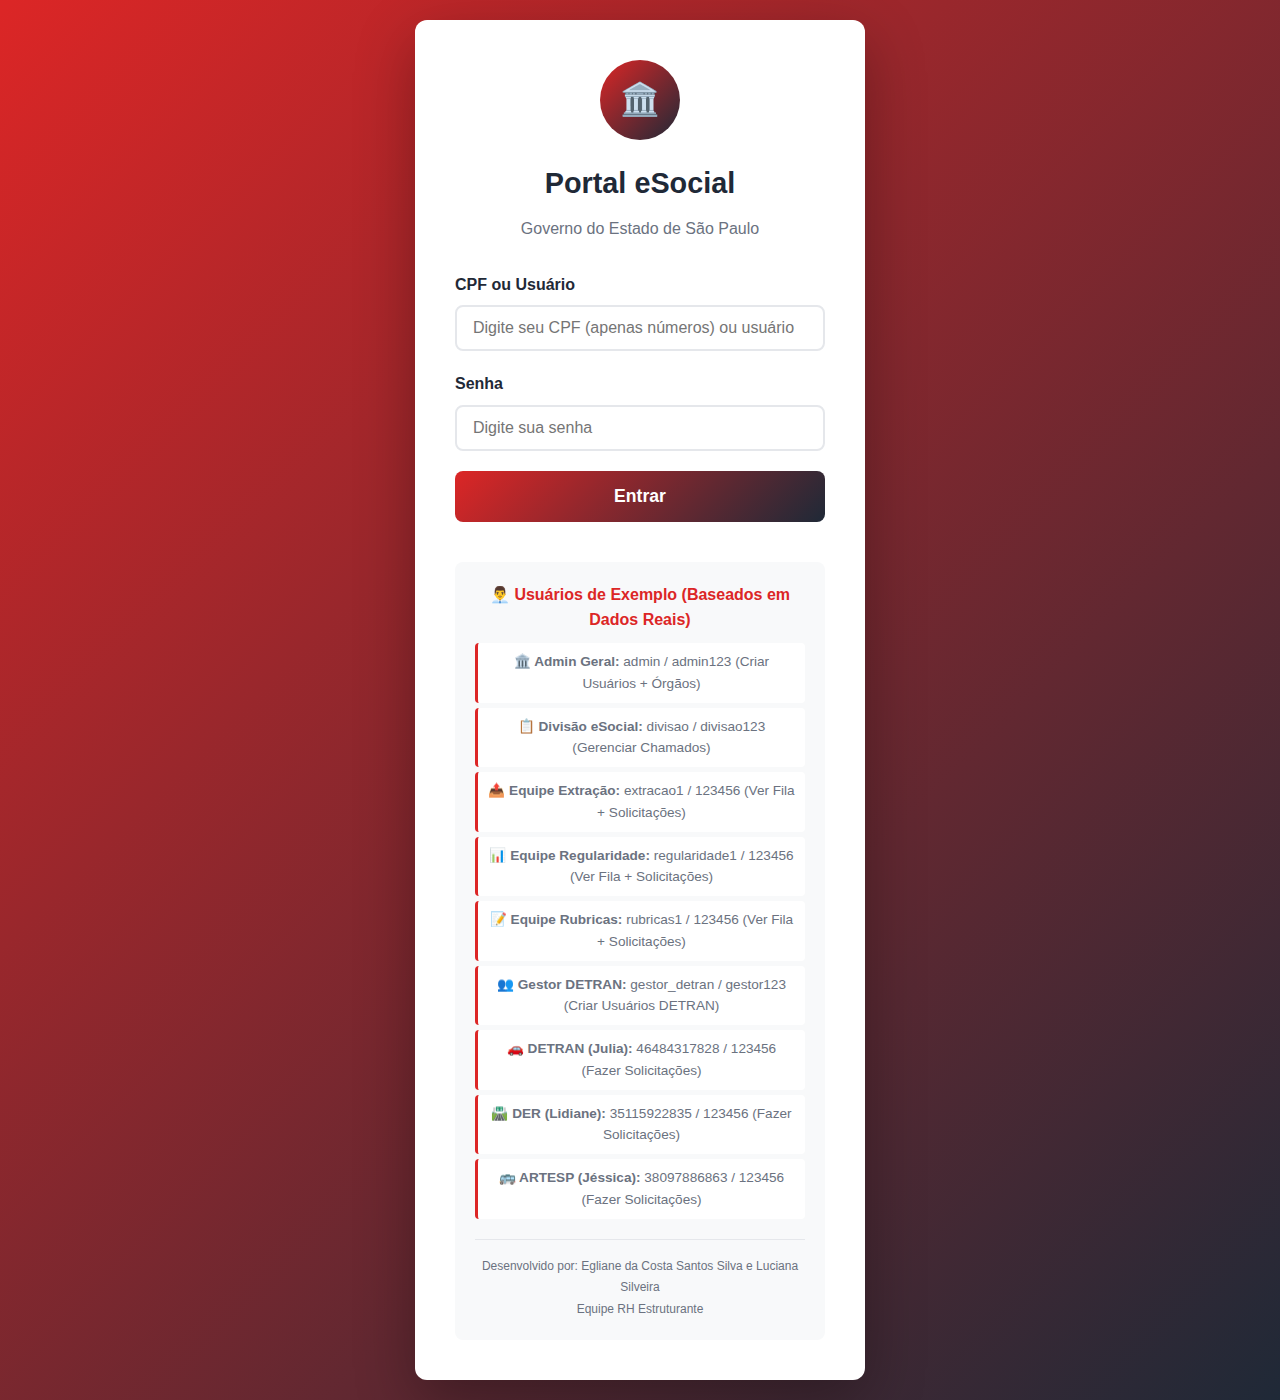
<file: .gitignore/index.old.html>
<!DOCTYPE html>
<html lang="pt-BR">
<head>
    <meta charset="UTF-8">
    <meta name="viewport" content="width=device-width, initial-scale=1.0">
    <title>Portal de Solicitações - Governo do Estado de São Paulo</title>
    <style>
        * {
            margin: 0;
            padding: 0;
            box-sizing: border-box;
        }

        body {
            font-family: 'Segoe UI', Tahoma, Geneva, Verdana, sans-serif;
            background: white;
            min-height: 100vh;
            line-height: 1.6;
        }

        /* Estilos do Login */
        .login-container {
            min-height: 100vh;
            display: flex;
            align-items: center;
            justify-content: center;
            background: linear-gradient(135deg, #dc2626 0%, #1f2937 100%);
            padding: 20px;
        }

        .login-box {
            background: white;
            border-radius: 12px;
            padding: 40px;
            box-shadow: 0 20px 60px rgba(0,0,0,0.3);
            width: 100%;
            max-width: 450px;
            text-align: center;
        }

        .login-header {
            margin-bottom: 30px;
        }

        .login-logo {
            width: 80px;
            height: 80px;
            background: linear-gradient(135deg, #dc2626 0%, #1f2937 100%);
            border-radius: 50%;
            margin: 0 auto 20px;
            display: flex;
            align-items: center;
            justify-content: center;
            color: white;
            font-size: 2rem;
        }

        .login-title {
            color: #1f2937;
            font-size: 1.8rem;
            font-weight: 700;
            margin-bottom: 10px;
        }

        .login-subtitle {
            color: #6b7280;
            font-size: 1rem;
        }

        .login-form {
            text-align: left;
        }

        .form-group {
            margin-bottom: 20px;
        }

        .form-group label {
            display: block;
            margin-bottom: 8px;
            color: #1f2937;
            font-weight: 600;
        }

        .form-group input {
            width: 100%;
            padding: 12px 16px;
            border: 2px solid #e5e7eb;
            border-radius: 8px;
            font-size: 1rem;
            transition: all 0.3s ease;
        }

        .form-group input:focus {
            outline: none;
            border-color: #dc2626;
            box-shadow: 0 0 0 3px rgba(220, 38, 38, 0.1);
        }

        .btn-login {
            width: 100%;
            background: linear-gradient(135deg, #dc2626 0%, #1f2937 100%);
            color: white;
            border: none;
            padding: 15px;
            border-radius: 8px;
            font-size: 1.1rem;
            font-weight: 600;
            cursor: pointer;
            transition: all 0.3s ease;
            margin-bottom: 20px;
        }

        .btn-login:hover {
            transform: translateY(-2px);
            box-shadow: 0 8px 25px rgba(220, 38, 38, 0.3);
        }

        .login-help {
            background: #f8f9fa;
            padding: 20px;
            border-radius: 8px;
            margin-top: 20px;
        }

        .login-help h4 {
            color: #dc2626;
            margin-bottom: 10px;
            font-size: 1rem;
        }

        .usuarios-teste {
            font-size: 0.85rem;
            color: #6b7280;
        }

        .usuario-exemplo {
            background: white;
            padding: 8px;
            margin: 5px 0;
            border-radius: 4px;
            border-left: 3px solid #dc2626;
        }

        .error-message {
            background: #fef2f2;
            color: #dc2626;
            padding: 12px;
            border-radius: 6px;
            margin-bottom: 20px;
            border: 1px solid #fecaca;
            display: none;
        }

        /* Estilos principais (quando logado) */
        .main-container {
            display: none;
        }

        .header {
            background: white;
            color: #1f2937;
            padding: 20px 0;
            border-bottom: 3px solid #dc2626;
        }

        .header-content {
            max-width: 1200px;
            margin: 0 auto;
            padding: 0 20px;
            display: flex;
            align-items: center;
            justify-content: space-between;
        }

        .logo-section {
            display: flex;
            align-items: center;
            gap: 20px;
        }

        .gov-sp-logo {
            display: flex;
            align-items: center;
            flex-shrink: 0;
        }

        .gov-logo-icon {
            background: #1f2937;
            border-radius: 8px;
            padding: 12px 16px;
            display: flex;
            align-items: center;
            gap: 8px;
        }

        .logo-square-white {
            width: 24px;
            height: 20px;
            background: white;
            border-radius: 3px;
            position: relative;
        }

        .logo-square-white::after {
            content: '';
            position: absolute;
            top: 50%;
            right: -10px;
            transform: translateY(-50%);
            width: 0;
            height: 0;
            border-left: 8px solid white;
            border-top: 5px solid transparent;
            border-bottom: 5px solid transparent;
        }

        .logo-square-red {
            width: 24px;
            height: 20px;
            background: #dc2626;
            border-radius: 3px;
        }

        .gov-text-logo {
            color: white;
            font-size: 0.9rem;
            font-weight: 700;
            line-height: 1.2;
        }

        .header-title {
            text-align: center;
            flex: 1;
        }

        .header h1 {
            font-size: 2.2rem;
            font-weight: 700;
            margin-bottom: 8px;
            color: #1f2937;
        }

        .header p {
            font-size: 1.1rem;
            color: #1f2937;
        }

        .user-info {
            display: flex;
            align-items: center;
            gap: 15px;
            background: #f8f9fa;
            padding: 12px 20px;
            border-radius: 8px;
        }

        .user-avatar {
            width: 40px;
            height: 40px;
            background: linear-gradient(135deg, #dc2626 0%, #1f2937 100%);
            border-radius: 50%;
            display: flex;
            align-items: center;
            justify-content: center;
            color: white;
            font-weight: 700;
            font-size: 1.1rem;
        }

        .user-details {
            display: flex;
            flex-direction: column;
        }

        .user-name {
            font-weight: 600;
            color: #1f2937;
            font-size: 0.9rem;
        }

        .user-org {
            font-size: 0.8rem;
            color: #6b7280;
        }

        .btn-logout {
            background: #dc2626;
            color: white;
            border: none;
            padding: 8px 15px;
            border-radius: 6px;
            cursor: pointer;
            font-size: 0.85rem;
            transition: all 0.3s ease;
        }

        .btn-logout:hover {
            background: #b91c1c;
        }

        .perfil-badge {
            background: #dc2626;
            color: white;
            padding: 4px 8px;
            border-radius: 12px;
            font-size: 0.7rem;
            font-weight: 600;
            text-transform: uppercase;
        }

        .container {
            max-width: 1200px;
            margin: 0 auto;
            padding: 40px 20px;
        }

        /* PAINEL ADMINISTRATIVO */
        .admin-panel {
            background: linear-gradient(135deg, #1e3a8a 0%, #dc2626 100%);
            color: white;
            padding: 40px;
            border-radius: 16px;
            margin-bottom: 40px;
            box-shadow: 0 10px 30px rgba(0,0,0,0.2);
        }

        .admin-panel h2 {
            font-size: 2.2rem;
            margin-bottom: 10px;
            text-align: center;
        }

        .admin-panel .subtitle {
            text-align: center;
            opacity: 0.9;
            margin-bottom: 40px;
            font-size: 1.1rem;
        }

        .admin-tabs {
            display: flex;
            gap: 10px;
            margin-bottom: 30px;
            justify-content: center;
            flex-wrap: wrap;
        }

        .admin-tab {
            background: rgba(255,255,255,0.2);
            border: none;
            color: white;
            padding: 12px 25px;
            border-radius: 25px;
            cursor: pointer;
            font-weight: 600;
            transition: all 0.3s ease;
            backdrop-filter: blur(10px);
        }

        .admin-tab.active {
            background: rgba(255,255,255,0.3);
            transform: scale(1.05);
        }

        .admin-tab:hover {
            background: rgba(255,255,255,0.25);
        }

        .admin-content {
            background: rgba(255,255,255,0.1);
            border-radius: 12px;
            padding: 30px;
            backdrop-filter: blur(10px);
        }

        .admin-stats {
            display: grid;
            grid-template-columns: repeat(auto-fit, minmax(200px, 1fr));
            gap: 20px;
            margin-bottom: 30px;
        }

        .stat-card {
            background: rgba(255,255,255,0.95);
            color: #1f2937;
            padding: 25px;
            border-radius: 12px;
            text-align: center;
            cursor: pointer;
            transition: all 0.3s ease;
            box-shadow: 0 4px 15px rgba(0,0,0,0.1);
        }

        .stat-card:hover {
            transform: translateY(-5px);
            box-shadow: 0 8px 25px rgba(0,0,0,0.2);
        }

        .stat-number {
            font-size: 2.5rem;
            font-weight: 700;
            color: #dc2626;
            margin-bottom: 5px;
        }

        .stat-label {
            color: #6b7280;
            font-size: 0.95rem;
            font-weight: 600;
        }

        .stat-icon {
            font-size: 2rem;
            margin-bottom: 10px;
            color: #1e3a8a;
        }

        /* GESTÃO DE USUÁRIOS */
        .user-management {
            display: none;
        }

        .btn-novo-usuario {
            background: #16a34a;
            color: white;
            border: none;
            padding: 12px 25px;
            border-radius: 8px;
            cursor: pointer;
            font-weight: 600;
            margin-bottom: 25px;
            transition: all 0.3s ease;
        }

        .btn-novo-usuario:hover {
            background: #15803d;
            transform: translateY(-2px);
        }

        .btn-novo-orgao {
            background: #8b5cf6;
            color: white;
            border: none;
            padding: 12px 25px;
            border-radius: 8px;
            cursor: pointer;
            font-weight: 600;
            margin-bottom: 25px;
            margin-left: 10px;
            transition: all 0.3s ease;
        }

        .btn-novo-orgao:hover {
            background: #7c3aed;
            transform: translateY(-2px);
        }

        .users-table {
            background: rgba(255,255,255,0.95);
            border-radius: 12px;
            overflow: hidden;
            color: #1f2937;
            margin-bottom: 30px;
        }

        .users-table table {
            width: 100%;
            border-collapse: collapse;
        }

        .users-table th,
        .users-table td {
            padding: 15px;
            text-align: left;
            border-bottom: 1px solid #e5e7eb;
        }

        .users-table th {
            background: #f8f9fa;
            font-weight: 600;
            color: #1f2937;
        }

        .btn-action {
            padding: 6px 12px;
            border: none;
            border-radius: 4px;
            cursor: pointer;
            font-size: 0.85rem;
            margin: 0 2px;
            transition: all 0.3s ease;
        }

        .btn-edit {
            background: #3b82f6;
            color: white;
        }

        .btn-delete {
            background: #ef4444;
            color: white;
        }

        .btn-assign {
            background: #8b5cf6;
            color: white;
        }

        .btn-action:hover {
            transform: translateY(-1px);
        }

        /* GESTÃO DE ÓRGÃOS */
        .orgaos-management {
            display: none;
        }

        .orgaos-list {
            display: grid;
            grid-template-columns: repeat(auto-fit, minmax(300px, 1fr));
            gap: 20px;
            margin-top: 20px;
        }

        .orgao-card {
            background: rgba(255,255,255,0.95);
            border-radius: 12px;
            padding: 20px;
            color: #1f2937;
            box-shadow: 0 4px 15px rgba(0,0,0,0.1);
            transition: all 0.3s ease;
        }

        .orgao-card:hover {
            transform: translateY(-3px);
            box-shadow: 0 8px 25px rgba(0,0,0,0.2);
        }

        .orgao-nome {
            font-size: 1.1rem;
            font-weight: 700;
            color: #dc2626;
            margin-bottom: 10px;
        }

        .orgao-info {
            font-size: 0.9rem;
            color: #6b7280;
            margin-bottom: 15px;
        }

        .orgao-actions {
            display: flex;
            gap: 10px;
        }

        /* SOLICITAÇÕES ATIVAS */
        .solicitacoes-ativas {
            display: none;
        }

        .filter-section {
            background: rgba(255,255,255,0.95);
            color: #1f2937;
            padding: 20px;
            border-radius: 12px;
            margin-bottom: 20px;
        }

        .filter-grid {
            display: grid;
            grid-template-columns: repeat(auto-fit, minmax(200px, 1fr));
            gap: 15px;
            align-items: end;
        }

        .filter-group {
            display: flex;
            flex-direction: column;
        }

        .filter-group label {
            font-weight: 600;
            margin-bottom: 5px;
            color: #1f2937;
        }

        .filter-group select,
        .filter-group input {
            padding: 8px 12px;
            border: 1px solid #d1d5db;
            border-radius: 6px;
            font-size: 0.9rem;
        }

        .btn-filter {
            background: #1e3a8a;
            color: white;
            border: none;
            padding: 10px 20px;
            border-radius: 6px;
            cursor: pointer;
            font-weight: 600;
            height: fit-content;
        }

        .solicitacao-item {
            background: rgba(255,255,255,0.95);
            color: #1f2937;
            padding: 20px;
            margin-bottom: 15px;
            border-radius: 12px;
            cursor: pointer;
            transition: all 0.3s ease;
            border-left: 5px solid #dc2626;
        }

        .solicitacao-item:hover {
            transform: translateX(10px);
            box-shadow: 0 5px 20px rgba(0,0,0,0.1);
        }

        .solicitacao-header {
            display: flex;
            justify-content: space-between;
            align-items: center;
            margin-bottom: 10px;
        }

        .solicitacao-id {
            font-weight: 700;
            color: #dc2626;
        }

        .solicitacao-status {
            padding: 4px 12px;
            border-radius: 15px;
            font-size: 0.8rem;
            font-weight: 600;
        }

        .status-pendente {
            background: #fbbf24;
            color: #92400e;
        }

        .status-andamento {
            background: #60a5fa;
            color: #1e3a8a;
        }

        .status-aguardando {
            background: #f59e0b;
            color: #92400e;
        }

        .status-concluida {
            background: #34d399;
            color: #065f46;
        }

        .solicitacao-info {
            font-size: 0.9rem;
            color: #6b7280;
        }

        .solicitacao-assignee {
            margin-top: 8px;
            font-size: 0.85rem;
            color: #1e3a8a;
            font-weight: 600;
        }

        /* SEÇÃO PRINCIPAL PARA USUÁRIOS NORMAIS */
        .intro-section {
            background: white;
            padding: 40px;
            border-radius: 12px;
            box-shadow: 0 2px 8px rgba(0,0,0,0.1);
            margin-bottom: 40px;
            border-left: 5px solid #dc2626;
            border: 1px solid #e5e7eb;
        }

        .intro-section h2 {
            color: #dc2626;
            font-size: 1.8rem;
            margin-bottom: 15px;
            font-weight: 700;
        }

        .intro-section p {
            color: #1f2937;
            font-size: 1.1rem;
            margin-bottom: 15px;
        }

        .services-grid {
            display: grid;
            grid-template-columns: repeat(auto-fit, minmax(300px, 1fr));
            gap: 20px;
            margin-bottom: 40px;
        }

        .service-card {
            background: white;
            border: 2px solid #e5e7eb;
            border-radius: 8px;
            padding: 30px 25px;
            text-align: center;
            transition: all 0.3s ease;
            cursor: pointer;
            position: relative;
            overflow: hidden;
        }

        .service-card::before {
            content: '';
            position: absolute;
            top: 0;
            left: 0;
            right: 0;
            height: 4px;
            background: #dc2626;
            transform: scaleX(0);
            transition: transform 0.3s ease;
        }

        .service-card:hover::before {
            transform: scaleX(1);
        }

        .service-card:hover {
            transform: translateY(-3px);
            box-shadow: 0 8px 25px rgba(220, 38, 38, 0.15);
            border-color: #dc2626;
        }

        .service-icon {
            font-size: 3rem;
            color: #dc2626;
            margin-bottom: 15px;
        }

        .service-title {
            font-size: 1.3rem;
            font-weight: 700;
            color: #1f2937;
            margin-bottom: 8px;
        }

        .service-description {
            color: #6b7280;
            font-size: 0.95rem;
        }

        /* MODAL */
        .modal {
            display: none;
            position: fixed;
            z-index: 1000;
            left: 0;
            top: 0;
            width: 100%;
            height: 100%;
            background: rgba(0,0,0,0.7);
            backdrop-filter: blur(5px);
        }

        .modal-content {
            background: white;
            margin: 3% auto;
            border-radius: 16px;
            width: 90%;
            max-width: 800px;
            max-height: 90vh;
            overflow-y: auto;
            box-shadow: 0 20px 60px rgba(0,0,0,0.3);
        }

        .modal-header {
            display: flex;
            justify-content: space-between;
            align-items: center;
            padding: 25px 30px;
            border-bottom: 2px solid #e5e7eb;
            background: linear-gradient(135deg, #dc2626 0%, #1f2937 100%);
            color: white;
            border-radius: 16px 16px 0 0;
        }

        .modal-header h2 {
            margin: 0;
            font-size: 1.5rem;
            font-weight: 700;
        }

        .btn-fechar {
            background: none;
            border: none;
            color: white;
            font-size: 2rem;
            cursor: pointer;
            padding: 0;
            width: 30px;
            height: 30px;
            display: flex;
            align-items: center;
            justify-content: center;
            border-radius: 50%;
            transition: background 0.3s ease;
        }

        .btn-fechar:hover {
            background: rgba(255,255,255,0.2);
        }

        .modal-body {
            padding: 30px;
        }

        /* FORMULÁRIO */
        .form-grid {
            display: grid;
            grid-template-columns: 1fr 1fr;
            gap: 25px;
            margin-bottom: 25px;
        }

        .form-group.full-width {
            grid-column: 1 / -1;
        }

        label {
            display: block;
            margin-bottom: 8px;
            color: #1f2937;
            font-weight: 600;
            font-size: 1rem;
        }

        input, select, textarea {
            width: 100%;
            padding: 12px 16px;
            border: 2px solid #e5e7eb;
            border-radius: 8px;
            font-size: 1rem;
            transition: all 0.3s ease;
            background: white;
        }

        input:focus, select:focus, textarea:focus {
            outline: none;
            border-color: #dc2626;
            box-shadow: 0 0 0 3px rgba(220, 38, 38, 0.1);
        }

        .btn-primary {
            background: linear-gradient(135deg, #dc2626 0%, #1f2937 100%);
            color: white;
            border: none;
            padding: 12px 30px;
            border-radius: 8px;
            cursor: pointer;
            font-weight: 600;
            transition: all 0.3s ease;
        }

        .btn-primary:hover {
            transform: translateY(-2px);
            box-shadow: 0 8px 25px rgba(220, 38, 38, 0.3);
        }

        /* FORMULÁRIO DE SOLICITAÇÕES */
        .form-container {
            display: none;
            background: white;
            border-radius: 12px;
            padding: 40px;
            box-shadow: 0 4px 12px rgba(0,0,0,0.1);
            margin-top: 20px;
        }

        .form-header {
            text-align: center;
            margin-bottom: 40px;
            padding-bottom: 20px;
            border-bottom: 2px solid #e5e7eb;
        }

        .form-header h2 {
            color: #dc2626;
            font-size: 2rem;
            margin-bottom: 10px;
            font-weight: 700;
        }

        .form-header .service-type {
            color: #dc2626;
            font-size: 1.1rem;
            font-weight: 600;
            margin-bottom: 10px;
            background: #fef2f2;
            padding: 8px 16px;
            border-radius: 20px;
            display: inline-block;
            border: 1px solid #fecaca;
        }

        .btn-voltar {
            background: linear-gradient(90deg, #dc2626 0%, #1f2937 100%);
            color: white;
            border: none;
            padding: 12px 25px;
            border-radius: 8px;
            cursor: pointer;
            margin-bottom: 30px;
            transition: all 0.3s ease;
            font-size: 1rem;
            font-weight: 600;
        }

        .btn-voltar:hover {
            background: linear-gradient(90deg, #b91c1c 0%, #111827 100%);
            transform: translateY(-1px);
            box-shadow: 0 4px 12px rgba(220, 38, 38, 0.3);
        }

        textarea {
            resize: vertical;
            min-height: 120px;
        }

        .char-counter {
            text-align: right;
            font-size: 0.9rem;
            color: #374151;
            margin-top: 5px;
        }

        .char-counter.error {
            color: #dc2626;
        }

        .file-upload {
            border: 2px dashed #d1d5db;
            border-radius: 8px;
            padding: 30px;
            text-align: center;
            transition: all 0.3s ease;
            background: #f9fafb;
        }

        .file-upload:hover {
            border-color: #1e3a8a;
            background: #f0f9ff;
        }

        .file-upload input {
            display: none;
        }

        .file-upload label {
            cursor: pointer;
            color: #1e3a8a;
            font-weight: 600;
        }

        .btn-enviar {
            background: linear-gradient(90deg, #dc2626 0%, #1f2937 100%);
            color: white;
            border: none;
            padding: 15px 40px;
            font-size: 1.1rem;
            font-weight: 600;
            border-radius: 8px;
            cursor: pointer;
            width: 100%;
            margin-top: 25px;
            transition: all 0.3s ease;
        }

        .btn-enviar:hover:not(:disabled) {
            background: linear-gradient(90deg, #b91c1c 0%, #111827 100%);
            transform: translateY(-2px);
            box-shadow: 0 8px 20px rgba(220, 38, 38, 0.3);
        }

        .btn-enviar:disabled {
            background: #6b7280;
            cursor: not-allowed;
            transform: none;
            box-shadow: none;
        }

        .success-message {
            background: #f0fdf4;
            color: #166534;
            padding: 20px;
            border-radius: 8px;
            margin-bottom: 20px;
            border: 1px solid #bbf7d0;
            display: none;
        }

        .footer {
            background: #1f2937;
            color: #d1d5db;
            padding: 30px 0;
            margin-top: 60px;
            text-align: center;
        }

        .footer p {
            max-width: 1200px;
            margin: 0 auto;
            padding: 0 20px;
        }

        @media (max-width: 768px) {
            .header-content {
                flex-direction: column;
                gap: 15px;
                text-align: center;
            }
            
            .services-grid {
                grid-template-columns: 1fr;
            }
            
            .form-grid {
                grid-template-columns: 1fr;
            }
            
            .admin-stats {
                grid-template-columns: 1fr;
            }

            .filter-grid {
                grid-template-columns: 1fr;
            }

            .orgaos-list {
                grid-template-columns: 1fr;
            }
        }
    </style>
</head>
<body>
    <!-- Tela de Login -->
    <div id="login-container" class="login-container">
        <div class="login-box">
            <div class="login-header">
                <div class="login-logo">🏛️</div>
                <h1 class="login-title">Portal eSocial</h1>
                <p class="login-subtitle">Governo do Estado de São Paulo</p>
            </div>

            <div class="error-message" id="error-message">
                Usuário ou senha incorretos. Tente novamente.
            </div>

            <form id="login-form" class="login-form">
                <div class="form-group">
                    <label for="usuario">CPF ou Usuário</label>
                    <input type="text" id="usuario" name="usuario" required placeholder="Digite seu CPF (apenas números) ou usuário">
                </div>

                <div class="form-group">
                    <label for="senha">Senha</label>
                    <input type="password" id="senha" name="senha" required placeholder="Digite sua senha">
                </div>

                <button type="submit" class="btn-login">Entrar</button>
            </form>

            <div class="login-help">
                <h4>👨‍💼 Usuários de Exemplo (Baseados em Dados Reais)</h4>
                <div class="usuarios-teste">
                    <div class="usuario-exemplo">
                        <strong>🏛️ Admin Geral:</strong> admin / admin123 (Criar Usuários + Órgãos)
                    </div>
                    <div class="usuario-exemplo">
                        <strong>📋 Divisão eSocial:</strong> divisao / divisao123 (Gerenciar Chamados)
                    </div>
                    <div class="usuario-exemplo">
                        <strong>📤 Equipe Extração:</strong> extracao1 / 123456 (Ver Fila + Solicitações)
                    </div>
                    <div class="usuario-exemplo">
                        <strong>📊 Equipe Regularidade:</strong> regularidade1 / 123456 (Ver Fila + Solicitações)
                    </div>
                    <div class="usuario-exemplo">
                        <strong>📝 Equipe Rubricas:</strong> rubricas1 / 123456 (Ver Fila + Solicitações)
                    </div>
                    <div class="usuario-exemplo">
                        <strong>👥 Gestor DETRAN:</strong> gestor_detran / gestor123 (Criar Usuários DETRAN)
                    </div>
                    <div class="usuario-exemplo">
                        <strong>🚗 DETRAN (Julia):</strong> 46484317828 / 123456 (Fazer Solicitações)
                    </div>
                    <div class="usuario-exemplo">
                        <strong>🛣️ DER (Lidiane):</strong> 35115922835 / 123456 (Fazer Solicitações)
                    </div>
                    <div class="usuario-exemplo">
                        <strong>🚌 ARTESP (Jéssica):</strong> 38097886863 / 123456 (Fazer Solicitações)
                    </div>
                    <!-- AQUI FOI ADICIONADO OS CRÉDITOS: -->
                    <div style="margin-top: 20px; padding-top: 15px; border-top: 1px solid #e5e7eb; text-align: center;">
                        <small style="color: #6b7280; font-size: 0.75rem;">
                            Desenvolvido por: Egliane da Costa Santos Silva e Luciana Silveira<br>
                            Equipe RH Estruturante
                        </small>
                    </div>
                </div>
            </div>
        </div>
    </div>

    <!-- Container Principal (após login) -->
    <div id="main-container" class="main-container">
        <!-- Header -->
        <div class="header">
            <div class="header-content">
                <div class="gov-sp-logo">
                    <div class="gov-logo-icon">
                        <div class="logo-square-white"></div>
                        <div class="logo-square-red"></div>
                        <div class="gov-text-logo">
                            SÃO PAULO<br>
                            GOVERNO DO ESTADO
                        </div>
                    </div>
                </div>
                
                <div class="header-title">
                    <h1>Portal eSocial - Solicitações</h1>
                    <p>O seu canal de comunicação com a Equipe do eSocial</p>
                </div>

                <div class="user-info" id="user-info">
                    <div class="user-avatar" id="user-avatar">A</div>
                    <div class="user-details">
                        <div class="user-name" id="user-name">Nome do Usuário</div>
                        <div class="user-org" id="user-org">Órgão</div>
                        <div class="perfil-badge" id="user-perfil">Usuario</div>
                    </div>
                    <button class="btn-logout" onclick="logout()">Sair</button>
                </div>
            </div>
        </div>

        <div class="container">
            <!-- PAINEL ADMINISTRATIVO -->
            <div id="admin-panel" class="admin-panel" style="display: none;">
                <h2 id="admin-title">🔧 Painel Administrativo</h2>
                <p class="subtitle" id="admin-subtitle">Gestão completa do Portal eSocial</p>

                <div class="admin-tabs">
                    <button class="admin-tab active" onclick="mostrarAbaAdmin('dashboard')">📊 Dashboard</button>
                    <button class="admin-tab" onclick="mostrarAbaAdmin('solicitacoes')">📋 Chamados Abertos</button>
                    <button class="admin-tab" onclick="mostrarAbaAdmin('usuarios')">👥 Gestão de Usuários</button>
                    <button class="admin-tab" onclick="mostrarAbaAdmin('orgaos')">🏢 Gestão de Órgãos</button>
                </div>

                <div class="admin-content">
                    <!-- DASHBOARD -->
                    <div id="admin-dashboard" class="admin-dashboard">
                        <div class="admin-stats">
                            <div class="stat-card" onclick="mostrarAbaAdmin('solicitacoes')">
                                <div class="stat-icon">📋</div>
                                <div class="stat-number" id="total-solicitacoes">47</div>
                                <div class="stat-label">Chamados Abertos</div>
                            </div>
                            <div class="stat-card" onclick="mostrarAbaAdmin('usuarios')">
                                <div class="stat-icon">👥</div>
                                <div class="stat-number" id="total-usuarios">127</div>
                                <div class="stat-label">Total de Usuários</div>
                            </div>
                            <div class="stat-card" onclick="mostrarAbaAdmin('orgaos')">
                                <div class="stat-icon">🏢</div>
                                <div class="stat-number" id="total-orgaos">23</div>
                                <div class="stat-label">Órgãos Conectados</div>
                            </div>
                            <div class="stat-card">
                                <div class="stat-icon">✅</div>
                                <div class="stat-number">95%</div>
                                <div class="stat-label">Taxa de Resolução</div>
                            </div>
                        </div>
                    </div>

                    <!-- SOLICITAÇÕES ATIVAS -->
                    <div id="admin-solicitacoes" class="solicitacoes-ativas">
                        <div class="filter-section">
                            <h4 style="margin-bottom: 15px; color: #1f2937;">🔍 Filtros de Chamados</h4>
                            <div class="filter-grid">
                                <div class="filter-group">
                                    <label for="filter-status">Status</label>
                                    <select id="filter-status">
                                        <option value="">Todos os Status</option>
                                        <option value="pendente">Pendente</option>
                                        <option value="andamento">Em Andamento</option>
                                        <option value="aguardando">Aguardando</option>
                                        <option value="concluida">Concluída</option>
                                    </select>
                                </div>
                                <div class="filter-group">
                                    <label for="filter-orgao">Órgão</label>
                                    <select id="filter-orgao">
                                        <option value="">Todos os Órgãos</option>
                                    </select>
                                </div>
                                <div class="filter-group">
                                    <label for="filter-responsavel">Equipe Responsável</label>
                                    <select id="filter-responsavel">
                                        <option value="">Todas as Equipes</option>
                                        <option value="">Não Atribuído</option>
                                    </select>
                                </div>
                                <div class="filter-group">
                                    <button class="btn-filter" onclick="aplicarFiltros()">Filtrar</button>
                                </div>
                            </div>
                        </div>

                        <div id="solicitacoes-lista">
                            <!-- Solicitações serão carregadas aqui -->
                        </div>
                    </div>

                    <!-- GESTÃO DE USUÁRIOS -->
                    <div id="admin-usuarios" class="user-management">
                        <button class="btn-novo-usuario" onclick="abrirModalUsuario()">➕ Cadastrar Novo Usuário</button>
                        
                        <div class="users-table">
                            <table>
                                <thead>
                                    <tr>
                                        <th>Nome</th>
                                        <th>E-mail</th>
                                        <th>Órgão</th>
                                        <th>Perfil</th>
                                        <th>Ações</th>
                                    </tr>
                                </thead>
                                <tbody id="users-table-body">
                                    <!-- Usuários serão inseridos aqui via JavaScript -->
                                </tbody>
                            </table>
                        </div>
                    </div>

                    <!-- GESTÃO DE ÓRGÃOS -->
                    <div id="admin-orgaos" class="orgaos-management">
                        <button class="btn-novo-orgao" onclick="abrirModalOrgao()">➕ Cadastrar Novo Órgão</button>
                        
                        <div class="users-table">
                            <h4 style="margin-bottom: 20px; color: rgba(255,255,255,0.9);">📋 Lista de Órgãos Cadastrados</h4>
                            <table>
                                <thead>
                                    <tr>
                                        <th>Nome do Órgão</th>
                                        <th>Código</th>
                                        <th>Usuários Cadastrados</th>
                                        <th>Ações</th>
                                    </tr>
                                </thead>
                                <tbody id="orgaos-table-body">
                                    <!-- Órgãos serão inseridos aqui via JavaScript -->
                                </tbody>
                            </table>
                        </div>
                    </div>
                </div>
            </div>

            <!-- Seção Principal para Usuários Normais -->
            <div id="user-section">
                <div class="intro-section">
                    <h2 id="intro-title">Portal eSocial - Solicitações</h2>
                    <p id="intro-description"><strong>Aqui você pode fazer solicitações relacionadas ao eSocial, incluindo extrações de dados, reenvios, solicitar Rubrica, transmissões ou alterações de informações no sistema.</strong></p>
                    <p>Este portal foi desenvolvido para facilitar a comunicação entre os órgãos e a equipe responsável pelo eSocial no Estado de São Paulo.</p>
                </div>

                <div class="services-grid" id="services-grid">
                    <div class="service-card" onclick="criarSolicitacao('extracao')">
                        <div class="service-icon">📤</div>
                        <div class="service-title">Extração</div>
                        <div class="service-description">
                            Solicite a extração de dados ou documentos do sistema
                        </div>
                    </div>

                    <div class="service-card" onclick="criarSolicitacao('reenvio')">
                        <div class="service-icon">↩</div>
                        <div class="service-title">Reenvio de Arquivos</div>
                        <div class="service-description">
                            Solicite o reenvio de documentos ou informações
                        </div>
                    </div>

                    <div class="service-card" onclick="criarSolicitacao('criar-rubrica')">
                        <div class="service-icon">📝</div>
                        <div class="service-title">Solicitação de Rubrica</div>
                        <div class="service-description">
                            Criação de nova rubrica ou categoria no sistema
                        </div>
                    </div>

                    <div class="service-card" onclick="criarSolicitacao('transmissao')">
                        <div class="service-icon">📡</div>
                        <div class="service-title">Transmissão</div>
                        <div class="service-description">
                            Transmissão de dados ou documentos entre sistemas
                        </div>
                    </div>
                </div>

                <div class="success-message" id="success-message">
                    <strong>Sucesso!</strong> Sua solicitação foi enviada com sucesso. Em breve você receberá um retorno por e-mail.
                </div>

                <!-- Formulário de solicitação -->
                <div id="form-container" class="form-container" style="display: none;">
                    <button class="btn-voltar" onclick="voltarHome()">← Voltar</button>
                    
                    <div class="form-header">
                        <div class="service-type" id="service-type-title">Tipo de Solicitação</div>
                        <h2>Nova Solicitação</h2>
                        <p>Preencha todos os campos obrigatórios para processar sua solicitação</p>
                    </div>

                    <div class="success-message" id="success-message-form" style="display: none;">
                        <strong>Sucesso!</strong> Sua solicitação foi enviada com sucesso. Em breve você receberá um retorno por e-mail.
                    </div>

                    <form id="solicitacao-form">
                        <div class="form-grid">
                            <div class="form-group full-width">
                                <label for="orgao-form">Órgão / Entidade / Unidade *</label>
                                <select id="orgao-form" name="orgao" required style="background: #f3f4f6;" disabled>
                                    <option value="">Selecione o órgão</option>
                                </select>
                            </div>

                            <div class="form-group">
                                <label for="nome-form">Nome *</label>
                                <input type="text" id="nome-form" name="nome" readonly required style="background: #f3f4f6;">
                            </div>

                            <div class="form-group">
                                <label for="email-form">E-mail *</label>
                                <input type="email" id="email-form" name="email" readonly required style="background: #f3f4f6;">
                            </div>

                            <div class="form-group full-width">
                                <label for="telefone">Telefone Celular *</label>
                                <input type="tel" id="telefone" name="telefone" placeholder="(11) 99999-9999" required>
                            </div>

                            <div class="form-group full-width">
                                <label for="descricao">Descrição *</label>
                                <textarea id="descricao" name="descricao" placeholder="Descreva detalhadamente sua solicitação, incluindo informações relevantes para o processamento..." required minlength="120" maxlength="10000"></textarea>
                                <div class="char-counter" id="char-counter">0 / 10000 caracteres (mínimo: 120)</div>
                            </div>

                            <div class="form-group full-width">
                                <label>Anexos</label>
                                <div class="file-upload">
                                    <input type="file" id="anexos" name="anexos" multiple accept=".pdf,.doc,.docx,.jpg,.jpeg,.png,.txt">
                                    <label for="anexos">
                                        📎 Clique aqui para selecionar arquivos<br>
                                        <small>Formatos aceitos: PDF, DOC, DOCX, JPG, PNG, TXT</small>
                                    </label>
                                </div>
                                <div id="file-list"></div>
                            </div>
                        </div>

                        <button type="submit" class="btn-enviar" id="btn-enviar" disabled>
                            Enviar Solicitação
                        </button>
                    </form>
                </div>
            </div>
        </div>

        <!-- Footer -->
        <div class="footer">
            <p>Portal eSocial - Governo do Estado de São Paulo | V 1.4.0.502 - © Copyright 2025 - Prodesp - Companhia de Processamento de Dados do Estado de São Paulo | Todos os direitos reservados</p>
            <p style="margin-top: 10px; font-size: 0.9rem; color: #9ca3af;">Desenvolvido por: Egliane da Costa Santos Silva e Luciana Silveira - Equipe RH Estruturante</p>
        </div>
    </div>

    <!-- Modal para Cadastro/Edição de Usuário -->
    <div id="modal-usuario" class="modal">
        <div class="modal-content">
            <div class="modal-header">
                <h2 id="modal-titulo">Cadastrar Novo Usuário</h2>
                <button class="btn-fechar" onclick="fecharModalUsuario()">×</button>
            </div>
            <div class="modal-body">
                <form id="form-usuario">
                    <div class="form-grid">
                        <div class="form-group">
                            <label for="modal-nome">Nome Completo *</label>
                            <input type="text" id="modal-nome" required>
                        </div>
                        <div class="form-group">
                            <label for="modal-cpf">CPF *</label>
                            <input type="text" id="modal-cpf" required placeholder="000.000.000-00">
                        </div>
                        <div class="form-group">
                            <label for="modal-email">E-mail *</label>
                            <input type="email" id="modal-email" required>
                        </div>
                        <div class="form-group">
                            <label for="modal-telefone">Telefone</label>
                            <input type="tel" id="modal-telefone" placeholder="(11) 99999-9999">
                        </div>
                        <div class="form-group">
                            <label for="modal-orgao">Órgão *</label>
                            <select id="modal-orgao" required>
                                <option value="">Selecione o órgão</option>
                            </select>
                        </div>
                        <div class="form-group">
                            <label for="modal-perfil">Perfil *</label>
                            <select id="modal-perfil" required>
                                <option value="">Selecione o perfil</option>
                            </select>
                        </div>
                        <div class="form-group">
                            <label for="modal-senha">Senha *</label>
                            <input type="password" id="modal-senha" required placeholder="Mínimo 6 caracteres">
                        </div>
                        <div class="form-group">
                            <label for="modal-confirmar-senha">Confirmar Senha *</label>
                            <input type="password" id="modal-confirmar-senha" required>
                        </div>
                    </div>
                    <button type="submit" class="btn-primary">Salvar Usuário</button>
                </form>
            </div>
        </div>
    </div>

    <!-- Modal para Cadastro/Edição de Órgão -->
    <div id="modal-orgao" class="modal">
        <div class="modal-content">
            <div class="modal-header">
                <h2 id="modal-orgao-titulo">Cadastrar Novo Órgão</h2>
                <button class="btn-fechar" onclick="fecharModalOrgao()">×</button>
            </div>
            <div class="modal-body">
                <form id="form-orgao">
                    <div class="form-grid">
                        <div class="form-group full-width">
                            <label for="modal-orgao-nome">Nome do Órgão *</label>
                            <input type="text" id="modal-orgao-nome" required placeholder="Ex: Secretaria da Educação">
                        </div>
                        <div class="form-group">
                            <label for="modal-orgao-codigo">Código do Órgão</label>
                            <input type="number" id="modal-orgao-codigo" placeholder="Ex: 25">
                        </div>
                        <div class="form-group">
                            <label for="modal-orgao-sigla">Sigla</label>
                            <input type="text" id="modal-orgao-sigla" placeholder="Ex: SEDUC" maxlength="10">
                        </div>
                        <div class="form-group full-width">
                            <label for="modal-orgao-descricao">Descrição</label>
                            <textarea id="modal-orgao-descricao" placeholder="Descrição adicional do órgão (opcional)" rows="3"></textarea>
                        </div>
                    </div>
                    <button type="submit" class="btn-primary">Salvar Órgão</button>
                </form>
            </div>
        </div>
    </div>

    <!-- Modal para Detalhes/Atribuição de Solicitação -->
    <div id="modal-solicitacao" class="modal">
        <div class="modal-content">
            <div class="modal-header">
                <h2 id="modal-solicitacao-titulo">Detalhes da Solicitação</h2>
                <button class="btn-fechar" onclick="fecharModalSolicitacao()">×</button>
            </div>
            <div class="modal-body" id="modal-solicitacao-body">
                <!-- Conteúdo será inserido via JavaScript -->
            </div>
        </div>
    </div>

    <script>
        // Lista de órgãos do sistema
        let orgaos = [
            { nome: 'Secretaria de Gestão e Governo Digital', codigo: 53, sigla: 'SGGD', usuarios: 0 },
            { nome: 'Departamento Estadual de Trânsito - DETRAN', codigo: 9, sigla: 'DETRAN', usuarios: 0 },
            { nome: 'Departamento de Estradas de Rodagem - DER', codigo: 7, sigla: 'DER', usuarios: 0 },
            { nome: 'Agência de Transporte do Estado de São Paulo - ARTESP', codigo: 24, sigla: 'ARTESP', usuarios: 0 },
            { nome: 'Hospital das Clínicas FMUSP', codigo: 10, sigla: 'HC-FMUSP', usuarios: 0 },
            { nome: 'Secretaria da Educação', codigo: 25, sigla: 'SEDUC', usuarios: 0 },
            { nome: 'Secretaria de Estado da Saúde', codigo: 26, sigla: 'SES', usuarios: 0 },
            { nome: 'Secretaria da Fazenda e Planejamento', codigo: 27, sigla: 'SEFAZ', usuarios: 0 },
            { nome: 'Agência de Águas do Estado de São Paulo', codigo: 29, sigla: 'ANA-SP', usuarios: 0 },
            { nome: 'Agência Metropolitana da Baixada Santista - AGEM', codigo: 30, sigla: 'AGEM', usuarios: 0 },
            { nome: 'CENTRO ESTADUAL DE EDUCAÇÃO TECNOLÓGICA PAULA SOUZA - CEETEPS', codigo: 31, sigla: 'CEETEPS', usuarios: 0 },
            { nome: 'Agência Metropolitana de Campinas - AGEMCAMP', codigo: 32, sigla: 'AGEMCAMP', usuarios: 0 },
            { nome: 'Agência Metropolitana de Sorocaba - AGEM-SOROCABA', codigo: 33, sigla: 'AGEM-SOC', usuarios: 0 },
            { nome: 'Agência Metropolitana do Vale do Paraíba e Litoral Norte - AGEM-VALE', codigo: 34, sigla: 'AGEM-VALE', usuarios: 0 },
            { nome: 'Caixa Beneficiencia da Polícia Militar - CBPM', codigo: 35, sigla: 'CBPM', usuarios: 0 }
        ];

        // Dados dos usuários baseados no arquivo real dos Pontos Focais eSocial
        let usuarios = [
            // === ADMIN GERAL ===
            {
                usuario: 'admin',
                senha: 'admin123',
                nome: 'Administrador Geral do Sistema',
                email: 'admin@esocial.sp.gov.br',
                orgao: 'Secretaria de Gestão e Governo Digital',
                codigoOrgao: 53,
                perfil: 'admin',
                telefone: '(11) 2188-8500'
            },
            
            // === EQUIPE DIVISÃO eSocial (COORDENAÇÃO) ===
            {
                usuario: 'divisao',
                senha: 'divisao123',
                nome: 'Coordenação Divisão eSocial',
                email: 'divisao@esocial.sp.gov.br',
                orgao: 'Secretaria de Gestão e Governo Digital',
                codigoOrgao: 53,
                perfil: 'divisao_esocial',
                telefone: '(11) 2188-8500'
            },
            
            // === EQUIPE EXTRAÇÃO ===
            {
                usuario: 'extracao1',
                senha: '123456',
                nome: 'Ana Paula Santos - Extração',
                email: 'ana.santos@esocial.sp.gov.br',
                orgao: 'Secretaria de Gestão e Governo Digital',
                codigoOrgao: 53,
                perfil: 'equipe_extracao',
                telefone: '(11) 2188-8501'
            },
            {
                usuario: 'extracao2',
                senha: '123456',
                nome: 'Carlos Eduardo Lima - Extração',
                email: 'carlos.lima@esocial.sp.gov.br',
                orgao: 'Secretaria de Gestão e Governo Digital',
                codigoOrgao: 53,
                perfil: 'equipe_extracao',
                telefone: '(11) 2188-8502'
            },
            
            // === EQUIPE REGULARIDADE ===
            {
                usuario: 'regularidade1',
                senha: '123456',
                nome: 'Maria Fernanda Silva - Regularidade',
                email: 'maria.silva@esocial.sp.gov.br',
                orgao: 'Secretaria de Gestão e Governo Digital',
                codigoOrgao: 53,
                perfil: 'equipe_regularidade',
                telefone: '(11) 2188-8503'
            },
            {
                usuario: 'regularidade2',
                senha: '123456',
                nome: 'João Paulo Oliveira - Regularidade',
                email: 'joao.oliveira@esocial.sp.gov.br',
                orgao: 'Secretaria de Gestão e Governo Digital',
                codigoOrgao: 53,
                perfil: 'equipe_regularidade',
                telefone: '(11) 2188-8504'
            },
            
            // === EQUIPE RUBRICAS ===
            {
                usuario: 'rubricas1',
                senha: '123456',
                nome: 'Paula Regina Santos - Rubricas',
                email: 'paula.santos@esocial.sp.gov.br',
                orgao: 'Secretaria de Gestão e Governo Digital',
                codigoOrgao: 53,
                perfil: 'equipe_rubricas',
                telefone: '(11) 2188-8505'
            },
            {
                usuario: 'rubricas2',
                senha: '123456',
                nome: 'Ricardo Almeida Costa - Rubricas',
                email: 'ricardo.costa@esocial.sp.gov.br',
                orgao: 'Secretaria de Gestão e Governo Digital',
                codigoOrgao: 53,
                perfil: 'equipe_rubricas',
                telefone: '(11) 2188-8506'
            },
            
            // === GESTORES ===
            {
                usuario: 'gestor_detran',
                senha: 'gestor123',
                nome: 'Gestor DETRAN eSocial',
                email: 'gestor.detran@detran.sp.gov.br',
                orgao: 'Departamento Estadual de Trânsito - DETRAN',
                codigoOrgao: 9,
                perfil: 'gestor',
                telefone: '(11) 3327-3000'
            },
            {
                usuario: 'gestor_der',
                senha: 'gestor123',
                nome: 'Gestor DER eSocial',
                email: 'gestor.der@sp.gov.br',
                orgao: 'Departamento de Estradas de Rodagem - DER',
                codigoOrgao: 7,
                perfil: 'gestor',
                telefone: '(11) 3311-1400'
            },
            
            // === USUÁRIOS REAIS (PONTOS FOCAIS) ===
            {
                usuario: '42574990870',
                senha: '123456',
                nome: 'RAFAEL FELIPE DA SILVA',
                email: 'rafael.felipe@spaguas.sp.gov.br',
                orgao: 'Agência de Águas do Estado de São Paulo',
                codigoOrgao: 29,
                perfil: 'usuario',
                telefone: '11 3293-3533'
            },
            {
                usuario: '38097886863',
                senha: '123456',
                nome: 'Jéssica Silva de Oliveira',
                email: 'jessica.oliveira@artesp.sp.gov.br',
                orgao: 'Agência de Transporte do Estado de São Paulo - ARTESP',
                codigoOrgao: 24,
                perfil: 'usuario',
                telefone: '(11) 96358-2805'
            },
            {
                usuario: '25593240833',
                senha: '123456',
                nome: 'Daniela Guimarães Cintra',
                email: 'daniela.cintra@apoioartesp.sp.gov.br',
                orgao: 'Agência de Transporte do Estado de São Paulo - ARTESP',
                codigoOrgao: 24,
                perfil: 'usuario',
                telefone: '(11) 98118-4780'
            },
            {
                usuario: '11515081877',
                senha: '123456',
                nome: 'Marisa Simões de Sales Ribeiro',
                email: 'mssribeiro@agem.sp.gov.br',
                orgao: 'Agência Metropolitana da Baixada Santista - AGEM',
                codigoOrgao: 30,
                perfil: 'usuario',
                telefone: '(13)97404-2866'
            },
            {
                usuario: '35115922835',
                senha: '123456',
                nome: 'Lidiane da Silva Calsolari Almeida',
                email: 'lscalmeida@sp.gov.br',
                orgao: 'Departamento de Estradas de Rodagem - DER',
                codigoOrgao: 7,
                perfil: 'usuario',
                telefone: '(11) 95041-7122'
            },
            {
                usuario: '46484317828',
                senha: '123456',
                nome: 'Julia da Silva Sponchiado',
                email: 'julia.sponchiado@detran.sp.gov.br',
                orgao: 'Departamento Estadual de Trânsito - DETRAN',
                codigoOrgao: 9,
                perfil: 'usuario',
                telefone: '(11) 94603-4257'
            },
            {
                usuario: '27539698845',
                senha: '123456',
                nome: 'Lucia Freire de Almeida',
                email: 'lucia.almeida@detran.sp.gov.br',
                orgao: 'Departamento Estadual de Trânsito - DETRAN',
                codigoOrgao: 9,
                perfil: 'usuario',
                telefone: '(11) 99125-1772'
            },
            {
                usuario: '32917442840',
                senha: '123456',
                nome: 'Marcos Paulo Botelho Buch',
                email: 'marcos.buch@cps.sp.gov.br',
                orgao: 'CENTRO ESTADUAL DE EDUCAÇÃO TECNOLÓGICA PAULA SOUZA - CEETEPS',
                codigoOrgao: 31,
                perfil: 'usuario',
                telefone: '(11) 98595-9928'
            },
            {
                usuario: '96113758320',
                senha: '123456',
                nome: 'Ana Flávia Meneses Feitoza da Silva',
                email: 'ana.silvia@agemcamp.sp.gov.br',
                orgao: 'Agência Metropolitana de Campinas - AGEMCAMP',
                codigoOrgao: 32,
                perfil: 'usuario',
                telefone: '(11) 96448-9120'
            },
            {
                usuario: '13735731805',
                senha: '123456',
                nome: 'Raquel Peres Vieira',
                email: 'raquel.vieira@agemcamp.sp.gov.br',
                orgao: 'Agência Metropolitana de Campinas - AGEMCAMP',
                codigoOrgao: 32,
                perfil: 'usuario',
                telefone: '(11) 97483-0581'
            },
            {
                usuario: '37230918812',
                senha: '123456',
                nome: 'Luma Maria Fogaça Lourenço',
                email: 'lumafogaca@agemsorocaba.sp.gov.br',
                orgao: 'Agência Metropolitana de Sorocaba - AGEM-SOROCABA',
                codigoOrgao: 33,
                perfil: 'usuario',
                telefone: '15 2102-2308'
            },
            {
                usuario: '34890121862',
                senha: '123456',
                nome: 'Dayse Hálima Raymundo',
                email: 'dhrbarros@sp.gov.br',
                orgao: 'Agência Metropolitana do Vale do Paraíba e Litoral Norte - AGEM-VALE',
                codigoOrgao: 34,
                perfil: 'usuario',
                telefone: '12 39114372'
            },
            {
                usuario: '15410407830',
                senha: '123456',
                nome: 'Carla Daniela Pascoal Riciati',
                email: 'carla@cbpm.sp.gov.br',
                orgao: 'Caixa Beneficiencia da Polícia Militar - CBPM',
                codigoOrgao: 35,
                perfil: 'usuario',
                telefone: '(11) 94700-7405'
            },
            {
                usuario: '11508662843',
                senha: '123456',
                nome: 'Isabel Cristina da Silva',
                email: 'isabel@cbpm.sp.gov.br',
                orgao: 'Caixa Beneficiencia da Polícia Militar - CBPM',
                codigoOrgao: 35,
                perfil: 'usuario',
                telefone: '(11) 91919-1648'
            }
        ];

        let solicitacoes = [
            {
                id: 'SOL-2025-001',
                tipo: 'Extração',
                solicitante: 'Julia da Silva Sponchiado',
                orgao: 'Departamento Estadual de Trânsito - DETRAN',
                email: 'julia.sponchiado@detran.sp.gov.br',
                telefone: '(11) 94603-4257',
                data: '22/08/2025',
                status: 'pendente',
                descricao: 'Solicitação de extração de dados de funcionários ativos no mês de janeiro de 2025, incluindo informações de admissão, demissão e alterações salariais para transmissão do eSocial.',
                observacoes: 'Aguardando atribuição para equipe especializada em extração de dados.',
                responsavel: null
            },
            {
                id: 'SOL-2025-002',
                tipo: 'Reenvio',
                solicitante: 'Lidiane da Silva Calsolari Almeida',
                orgao: 'Departamento de Estradas de Rodagem - DER',
                email: 'lscalmeida@sp.gov.br',
                telefone: '(11) 95041-7122',
                data: '21/08/2025',
                status: 'andamento',
                descricao: 'Reenvio de arquivo de transmissão do evento S-2299 (Desligamento) que apresentou erro de validação durante o envio inicial ao eSocial.',
                observacoes: 'Em análise técnica pela equipe de regularidade para correção dos dados.',
                responsavel: 'Maria Fernanda Silva - Regularidade'
            },
            {
                id: 'SOL-2025-003',
                tipo: 'Rubrica',
                solicitante: 'Jéssica Silva de Oliveira',
                orgao: 'Agência de Transporte do Estado de São Paulo - ARTESP',
                email: 'jessica.oliveira@artesp.sp.gov.br',
                telefone: '(11) 96358-2805',
                data: '20/08/2025',
                status: 'concluida',
                descricao: 'Criação de nova rubrica salarial para adicional de insalubridade categoria 3, conforme acordo coletivo 2025.',
                observacoes: 'Rubrica criada com sucesso. Código: 1547 - Adicional Insalubridade Grau Médio.',
                responsavel: 'Paula Regina Santos - Rubricas'
            },
            {
                id: 'SOL-2025-004',
                tipo: 'Transmissão',
                solicitante: 'Carla Daniela Pascoal Riciati',
                orgao: 'Caixa Beneficiencia da Polícia Militar - CBPM',
                email: 'carla@cbpm.sp.gov.br',
                telefone: '(11) 94700-7405',
                data: '19/08/2025',
                status: 'aguardando',
                descricao: 'Transmissão de dados de afastamento por licença médica para integração com sistema nacional de saúde e previdência.',
                observacoes: 'Aguardando liberação de acesso aos sistemas externos do INSS.',
                responsavel: 'Ana Paula Santos - Extração'
            },
            {
                id: 'SOL-2025-005',
                tipo: 'Regularidade',
                solicitante: 'Marcos Paulo Botelho Buch',
                orgao: 'CENTRO ESTADUAL DE EDUCAÇÃO TECNOLÓGICA PAULA SOUZA - CEETEPS',
                email: 'marcos.buch@cps.sp.gov.br',
                telefone: '(11) 98595-9928',
                data: '18/08/2025',
                status: 'andamento',
                descricao: 'Regularização de inconsistências nos eventos S-2200 (Cadastramento Inicial) identificadas no relatório de pendências do eSocial.',
                observacoes: 'Análise em andamento - identificadas 47 inconsistências de CPF e dados pessoais.',
                responsavel: 'João Paulo Oliveira - Regularidade'
            },
            {
                id: 'SOL-2025-006',
                tipo: 'Extração',
                solicitante: 'Lucia Freire de Almeida',
                orgao: 'Departamento Estadual de Trânsito - DETRAN',
                email: 'lucia.almeida@detran.sp.gov.br',
                telefone: '(11) 99125-1772',
                data: '17/08/2025',
                status: 'pendente',
                descricao: 'Extração de relatório de folha de pagamento consolidada do exercício 2024 para auditoria interna.',
                observacoes: 'Aguardando atribuição para equipe de extração.',
                responsavel: null
            }
        ];

        let usuarioLogado = null;
        let editandoUsuario = null;
        let editandoOrgao = null;
        let tipoSelecionado = null;

        // Verificar se há usuário logado ao carregar a página
        window.addEventListener('DOMContentLoaded', function() {
            const sessao = JSON.parse(sessionStorage.getItem('usuarioLogado') || 'null');
            if (sessao) {
                usuarioLogado = sessao;
                mostrarInterface();
            }
            
            // Atualizar contadores de usuários por órgão
            atualizarContadorUsuariosPorOrgao();
        });

        // Login
        document.getElementById('login-form').addEventListener('submit', function(e) {
            e.preventDefault();
            
            const usuario = document.getElementById('usuario').value.trim();
            const senha = document.getElementById('senha').value;
            
            const usuarioEncontrado = usuarios.find(u => u.usuario === usuario && u.senha === senha);
            
            if (usuarioEncontrado) {
                usuarioLogado = usuarioEncontrado;
                sessionStorage.setItem('usuarioLogado', JSON.stringify(usuarioLogado));
                mostrarInterface();
            } else {
                document.getElementById('error-message').style.display = 'block';
                setTimeout(() => {
                    document.getElementById('error-message').style.display = 'none';
                }, 3000);
            }
        });

        function mostrarInterface() {
    document.getElementById('login-container').style.display = 'none';
    document.getElementById('main-container').style.display = 'block';
    
    // Atualizar informações do usuário
    const iniciais = usuarioLogado.nome.split(' ')
        .map(palavra => palavra[0])
        .slice(0, 2)
        .join('');
    
    document.getElementById('user-avatar').textContent = iniciais;
    document.getElementById('user-name').textContent = usuarioLogado.nome;
    document.getElementById('user-org').textContent = usuarioLogado.orgao;
    document.getElementById('user-perfil').textContent = usuarioLogado.perfil.replace('_', ' ').toUpperCase();
    
    // ============= ALTERAÇÃO AQUI =============
    // Controle de acesso por perfil
    if (usuarioLogado.perfil === 'divisao_esocial') {
        // DIVISÃO ESOCIAL: Painel completo, NÃO vê formulário de solicitações
        document.getElementById('admin-panel').style.display = 'block';
        document.getElementById('user-section').style.display = 'none'; // MUDANÇA: era 'none', continua 'none'
        configurarPainelDivisao();
    } else if (usuarioLogado.perfil === 'admin') {
        // ADMIN: Dashboard + Gestão de usuários e órgãos, NÃO vê formulário de solicitações
        document.getElementById('admin-panel').style.display = 'block';
        document.getElementById('user-section').style.display = 'none'; // MUDANÇA: era 'none', continua 'none'
        configurarPainelAdmin();
    } else if (usuarioLogado.perfil === 'gestor') {
        // GESTOR: Apenas gestão de usuários do próprio órgão
        document.getElementById('admin-panel').style.display = 'block';
        document.getElementById('user-section').style.display = 'none';
        configurarPainelGestor();
    } else if (['equipe_extracao', 'equipe_regularidade', 'equipe_rubricas'].includes(usuarioLogado.perfil)) {
        // EQUIPES ESPECIALIZADAS: Veem apenas seus chamados atribuídos, NÃO fazem solicitações
        document.getElementById('admin-panel').style.display = 'block';
        document.getElementById('user-section').style.display = 'none'; // MUDANÇA PRINCIPAL: era 'block', agora 'none'
        configurarPainelEquipeEspecializada();
    } else {
        // USUÁRIOS: Apenas solicitações
        document.getElementById('admin-panel').style.display = 'none';
        document.getElementById('user-section').style.display = 'block';
    }
    
    atualizarContadores();
}
        

        function logout() {
            sessionStorage.removeItem('usuarioLogado');
            usuarioLogado = null;
            document.getElementById('main-container').style.display = 'none';
            document.getElementById('login-container').style.display = 'flex';
            
            // Limpar formulários
            document.getElementById('login-form').reset();
            document.getElementById('error-message').style.display = 'none';
        }

        // CONFIGURAÇÕES DE PAINEL POR PERFIL
        function configurarPainelDivisao() {
            // Divisão vê todas as abas exceto gestão de órgãos
            document.querySelectorAll('.admin-tab').forEach(tab => {
                if (tab.textContent.includes('Órgãos')) {
                    tab.style.display = 'none';
                } else {
                    tab.style.display = 'block';
                }
            });
            
            // Configurar títulos
            document.getElementById('admin-title').textContent = '🏛️ Painel Divisão eSocial';
            document.getElementById('admin-subtitle').textContent = 'Gestão completa de chamados e atribuição para equipes especializadas';
            
            // Carregar dados
            carregarTabelaUsuarios();
            carregarSolicitacoes();
            preencherFiltros();
            mostrarAbaAdmin('dashboard');
        }

        function configurarPainelAdmin() {
            // Admin vê dashboard, usuários e órgãos (mas não solicitações)
            document.querySelectorAll('.admin-tab').forEach(tab => {
                if (tab.textContent.includes('Chamados')) {
                    tab.style.display = 'none';
                } else {
                    tab.style.display = 'block';
                }
            });
            
            // Configurar títulos
            document.getElementById('admin-title').textContent = '🏛️ Administração Geral';
            document.getElementById('admin-subtitle').textContent = 'Gestão de usuários e órgãos do sistema';
            
            // Carregar dados
            carregarTabelaUsuarios();
            carregarTabelaOrgaos();
            mostrarAbaAdmin('dashboard');
        }

        function configurarPainelGestor() {
            // Gestor vê apenas aba de usuários
            document.querySelectorAll('.admin-tab').forEach(tab => {
                if (tab.textContent.includes('Gestão de Usuários')) {
                    tab.style.display = 'block';
                    tab.classList.add('active');
                } else {
                    tab.style.display = 'none';
                    tab.classList.remove('active');
                }
            });
            
            // Configurar títulos
            document.getElementById('admin-title').textContent = '👥 Gestão de Usuários';
            document.getElementById('admin-subtitle').textContent = 'Cadastre usuários para ' + usuarioLogado.orgao;
            
            // Mostrar apenas gestão de usuários
            document.getElementById('admin-dashboard').style.display = 'none';
            document.getElementById('admin-solicitacoes').style.display = 'none';
            document.getElementById('admin-usuarios').style.display = 'block';
            document.getElementById('admin-orgaos').style.display = 'none';
            
            carregarTabelaUsuarios();
        }

        function configurarPainelEquipeEspecializada() {
            // Equipes especializadas veem apenas aba de chamados atribuídos
            document.querySelectorAll('.admin-tab').forEach(tab => {
                if (tab.textContent.includes('Chamados')) {
                    tab.style.display = 'block';
                    tab.classList.add('active');
                    // Alterar texto da aba para ser mais específico
                    tab.innerHTML = '📋 Minha Fila de Chamados';
                } else {
                    tab.style.display = 'none';
                    tab.classList.remove('active');
                }
            });
            
            // Configurar títulos baseado no tipo de equipe
            const tiposEquipe = {
                'equipe_extracao': {
                    emoji: '📤',
                    nome: 'Equipe de Extração',
                    descricao: 'Chamados de extração de dados e relatórios atribuídos para sua equipe'
                },
                'equipe_regularidade': {
                    emoji: '📊', 
                    nome: 'Equipe de Regularidade',
                    descricao: 'Chamados de regularidade e conformidade atribuídos para sua equipe'
                },
                'equipe_rubricas': {
                    emoji: '📝',
                    nome: 'Equipe de Rubricas', 
                    descricao: 'Chamados de criação e gestão de rubricas atribuídos para sua equipe'
                }
            };
            
            const tipoEquipe = tiposEquipe[usuarioLogado.perfil];
            document.getElementById('admin-title').textContent = `${tipoEquipe.emoji} ${tipoEquipe.nome}`;
            document.getElementById('admin-subtitle').textContent = tipoEquipe.descricao;
            
            // Mostrar apenas solicitações atribuídas
            document.getElementById('admin-dashboard').style.display = 'none';
            document.getElementById('admin-solicitacoes').style.display = 'block';
            document.getElementById('admin-usuarios').style.display = 'none';
            document.getElementById('admin-orgaos').style.display = 'none';
            
            // Configurar filtros específicos para a equipe
            preencherFiltrosEquipeEspecializada();
            carregarSolicitacoesEquipeEspecializada();
        }

        function mostrarAbaAdmin(aba) {
            // Remover classe active de todas as abas
            document.querySelectorAll('.admin-tab').forEach(tab => tab.classList.remove('active'));
            
            // Adicionar classe active na aba clicada (se existir event.target)
            if (typeof event !== 'undefined' && event.target) {
                event.target.classList.add('active');
            } else {
                // Caso seja chamado programaticamente
                document.querySelectorAll('.admin-tab').forEach(tab => {
                    if ((aba === 'dashboard' && tab.textContent.includes('Dashboard')) ||
                        (aba === 'solicitacoes' && (tab.textContent.includes('Chamados') || tab.textContent.includes('Fila'))) ||
                        (aba === 'usuarios' && tab.textContent.includes('Usuários')) ||
                        (aba === 'orgaos' && tab.textContent.includes('Órgãos'))) {
                        tab.classList.add('active');
                    }
                });
            }
            
            // Esconder todas as seções
            document.getElementById('admin-dashboard').style.display = 'none';
            document.getElementById('admin-solicitacoes').style.display = 'none';
            document.getElementById('admin-usuarios').style.display = 'none';
            document.getElementById('admin-orgaos').style.display = 'none';
            
            // Mostrar seção correspondente
            if (aba === 'dashboard') {
                document.getElementById('admin-dashboard').style.display = 'block';
            } else if (aba === 'solicitacoes') {
                document.getElementById('admin-solicitacoes').style.display = 'block';
                // Se for equipe especializada, carregar suas solicitações específicas
                if (['equipe_extracao', 'equipe_regularidade', 'equipe_rubricas'].includes(usuarioLogado.perfil)) {
                    carregarSolicitacoesEquipeEspecializada();
                } else {
                    carregarSolicitacoes();
                }
            } else if (aba === 'usuarios') {
                document.getElementById('admin-usuarios').style.display = 'block';
                carregarTabelaUsuarios();
            } else if (aba === 'orgaos') {
                document.getElementById('admin-orgaos').style.display = 'block';
                carregarTabelaOrgaos();
            }
        }

        function atualizarContadores() {
            // Atualizar contador de usuários por órgão
            atualizarContadorUsuariosPorOrgao();
            
            if (usuarioLogado.perfil === 'divisao_esocial') {
                // Divisão vê todos os dados
                document.getElementById('total-solicitacoes').textContent = solicitacoes.filter(s => s.status !== 'concluida').length;
                document.getElementById('total-usuarios').textContent = usuarios.length;
                document.getElementById('total-orgaos').textContent = orgaos.length;
            } else if (usuarioLogado.perfil === 'admin') {
                // Admin vê todos os dados também
                document.getElementById('total-usuarios').textContent = usuarios.length;
                document.getElementById('total-orgaos').textContent = orgaos.length;
            } else if (usuarioLogado.perfil === 'gestor') {
                // Gestor vê apenas usuários do próprio órgão
                const usuariosOrgao = usuarios.filter(user => user.orgao === usuarioLogado.orgao);
                document.getElementById('total-usuarios').textContent = usuariosOrgao.length;
            }
        }

        function atualizarContadorUsuariosPorOrgao() {
            // Resetar contadores
            orgaos.forEach(orgao => orgao.usuarios = 0);
            
            // Contar usuários por órgão
            usuarios.forEach(usuario => {
                const orgao = orgaos.find(o => o.nome === usuario.orgao);
                if (orgao) {
                    orgao.usuarios++;
                }
            });
        }

        // GESTÃO DE ÓRGÃOS
        function carregarTabelaOrgaos() {
            const tbody = document.getElementById('orgaos-table-body');
            tbody.innerHTML = '';
            
            orgaos.forEach((orgao, index) => {
                const tr = document.createElement('tr');
                tr.innerHTML = `
                    <td>${orgao.nome}</td>
                    <td>${orgao.codigo || 'N/A'}</td>
                    <td>${orgao.usuarios} usuários</td>
                    <td>
                        <button class="btn-action btn-edit" onclick="editarOrgao(${index})">✏️ Editar</button>
                        ${orgao.usuarios === 0 ? 
                            `<button class="btn-action btn-delete" onclick="excluirOrgao(${index})">🗑️ Excluir</button>` : 
                            `<span style="color: #6b7280; font-size: 0.8rem;">Tem usuários</span>`
                        }
                    </td>
                `;
                tbody.appendChild(tr);
            });
        }

        function abrirModalOrgao(index = null) {
            editandoOrgao = index;
            const modal = document.getElementById('modal-orgao');
            const titulo = document.getElementById('modal-orgao-titulo');
            
            if (index !== null) {
                titulo.textContent = 'Editar Órgão';
                const orgao = orgaos[index];
                document.getElementById('modal-orgao-nome').value = orgao.nome;
                document.getElementById('modal-orgao-codigo').value = orgao.codigo || '';
                document.getElementById('modal-orgao-sigla').value = orgao.sigla || '';
                document.getElementById('modal-orgao-descricao').value = orgao.descricao || '';
            } else {
                titulo.textContent = 'Cadastrar Novo Órgão';
                document.getElementById('form-orgao').reset();
            }
            
            modal.style.display = 'block';
        }

        function fecharModalOrgao() {
            document.getElementById('modal-orgao').style.display = 'none';
            editandoOrgao = null;
            document.getElementById('form-orgao').reset();
        }

        function editarOrgao(index) {
            abrirModalOrgao(index);
        }

        function excluirOrgao(index) {
            const orgao = orgaos[index];
            
            if (orgao.usuarios > 0) {
                alert('Não é possível excluir um órgão que possui usuários cadastrados!');
                return;
            }
            
            if (confirm(`Tem certeza que deseja excluir o órgão ${orgao.nome}?`)) {
                orgaos.splice(index, 1);
                carregarTabelaOrgaos();
                atualizarSelectOrgaos();
                atualizarContadores();
            }
        }

        // Submissão do formulário de órgão
        document.getElementById('form-orgao').addEventListener('submit', function(e) {
            e.preventDefault();
            
            const nome = document.getElementById('modal-orgao-nome').value;
            const codigo = document.getElementById('modal-orgao-codigo').value;
            const sigla = document.getElementById('modal-orgao-sigla').value;
            const descricao = document.getElementById('modal-orgao-descricao').value;
            
            // Verificar se o nome já existe (exceto se estiver editando o mesmo órgão)
            const nomeExiste = orgaos.some((org, index) => 
                org.nome.toLowerCase() === nome.toLowerCase() && index !== editandoOrgao
            );
            
            if (nomeExiste) {
                alert('Já existe um órgão com este nome!');
                return;
            }
            
            // Verificar se o código já existe (se preenchido)
            if (codigo) {
                const codigoExiste = orgaos.some((org, index) => 
                    org.codigo === parseInt(codigo) && index !== editandoOrgao
                );
                
                if (codigoExiste) {
                    alert('Já existe um órgão com este código!');
                    return;
                }
            }
            
            const novoOrgao = {
                nome: nome,
                codigo: codigo ? parseInt(codigo) : null,
                sigla: sigla || '',
                descricao: descricao || '',
                usuarios: editandoOrgao !== null ? orgaos[editandoOrgao].usuarios : 0
            };
            
            if (editandoOrgao !== null) {
                // Atualizar nome do órgão em todos os usuários se necessário
                const nomeAntigo = orgaos[editandoOrgao].nome;
                if (nomeAntigo !== nome) {
                    usuarios.forEach(usuario => {
                        if (usuario.orgao === nomeAntigo) {
                            usuario.orgao = nome;
                        }
                    });
                }
                orgaos[editandoOrgao] = novoOrgao;
            } else {
                orgaos.push(novoOrgao);
            }
            
            carregarTabelaOrgaos();
            atualizarSelectOrgaos();
            atualizarContadores();
            fecharModalOrgao();
            
            alert(editandoOrgao !== null ? 'Órgão atualizado com sucesso!' : 'Órgão cadastrado com sucesso!');
        });

        function atualizarSelectOrgaos() {
            // Atualizar select de órgãos no modal de usuário
            const modalOrgao = document.getElementById('modal-orgao');
            if (modalOrgao) {
                const selectOrgao = document.getElementById('modal-orgao');
                if (selectOrgao && selectOrgao.tagName === 'SELECT') {
                    const valorAtual = selectOrgao.value;
                    selectOrgao.innerHTML = '<option value="">Selecione o órgão</option>';
                    orgaos.forEach(orgao => {
                        selectOrgao.innerHTML += `<option value="${orgao.nome}">${orgao.nome}</option>`;
                    });
                    selectOrgao.value = valorAtual;
                }
            }
        }

        function preencherFiltrosEquipeEspecializada() {
            // Filtros simplificados para equipes especializadas
            const filterStatus = document.getElementById('filter-status');
            // Manter apenas filtro de status - órgão e responsável não são relevantes para suas filas
            
            const filterOrgao = document.getElementById('filter-orgao');
            const filterResponsavel = document.getElementById('filter-responsavel');
            
            // Simplificar - focar apenas no status dos chamados da sua equipe
            filterOrgao.style.display = 'none';
            filterResponsavel.style.display = 'none';
            
            // Ocultar labels dos filtros desnecessários
            filterOrgao.parentElement.style.display = 'none';
            filterResponsavel.parentElement.style.display = 'none';
        }

        function carregarSolicitacoesEquipeEspecializada() {
            const container = document.getElementById('solicitacoes-lista');
            container.innerHTML = '';

            // Filtrar solicitações apenas para membros da equipe do usuário logado
            const membrosEquipe = usuarios.filter(u => u.perfil === usuarioLogado.perfil).map(u => u.nome);
            const solicitacoesDaEquipe = solicitacoes.filter(sol => 
                sol.responsavel && membrosEquipe.includes(sol.responsavel)
            );

            if (solicitacoesDaEquipe.length === 0) {
                container.innerHTML = `
                    <div style="text-align: center; padding: 40px; background: rgba(255,255,255,0.95); border-radius: 12px; color: #6b7280;">
                        <h3>📋 Nenhum chamado atribuído</h3>
                        <p>Não há chamados atribuídos para sua equipe no momento.</p>
                        <p>Aguarde novas atribuições da Divisão eSocial.</p>
                    </div>
                `;
                return;
            }

            solicitacoesDaEquipe.forEach(sol => {
                const statusClass = `status-${sol.status}`;
                const solicitacaoDiv = document.createElement('div');
                solicitacaoDiv.className = 'solicitacao-item';
                solicitacaoDiv.onclick = () => verDetalheSolicitacaoEquipe(sol.id);
                
                solicitacaoDiv.innerHTML = `
                    <div class="solicitacao-header">
                        <span class="solicitacao-id">${sol.id}</span>
                        <span class="solicitacao-status ${statusClass}">${sol.status.charAt(0).toUpperCase() + sol.status.slice(1)}</span>
                    </div>
                    <div class="solicitacao-info">
                        <strong>${sol.orgao}:</strong> ${sol.tipo} - ${sol.descricao.substring(0, 80)}...<br>
                        <small>Solicitado por ${sol.solicitante} • ${sol.data}</small>
                        <div class="solicitacao-assignee">👤 Atribuído para: ${sol.responsavel}</div>
                    </div>
                `;
                
                container.appendChild(solicitacaoDiv);
            });
        }

        function verDetalheSolicitacaoEquipe(id) {
            const modal = document.getElementById('modal-solicitacao');
            const titulo = document.getElementById('modal-solicitacao-titulo');
            const body = document.getElementById('modal-solicitacao-body');
            
            const solicitacao = solicitacoes.find(s => s.id === id);
            if (!solicitacao) return;

            titulo.textContent = `Chamado ${id} - Sua Responsabilidade`;
            
            body.innerHTML = `
                <div style="margin-bottom: 20px;">
                    <h4 style="color: #dc2626; margin-bottom: 15px;">📋 Informações do Chamado</h4>
                    <p><strong>Tipo:</strong> ${solicitacao.tipo}</p>
                    <p><strong>Solicitante:</strong> ${solicitacao.solicitante}</p>
                    <p><strong>E-mail:</strong> ${solicitacao.email}</p>
                    <p><strong>Telefone:</strong> ${solicitacao.telefone || 'Não informado'}</p>
                    <p><strong>Órgão:</strong> ${solicitacao.orgao}</p>
                    <p><strong>Data:</strong> ${solicitacao.data}</p>
                    <p><strong>Status:</strong> <span class="solicitacao-status status-${solicitacao.status}">${solicitacao.status.charAt(0).toUpperCase() + solicitacao.status.slice(1)}</span></p>
                    <p><strong>Responsável:</strong> ${solicitacao.responsavel}</p>
                </div>
                
                <div style="margin-bottom: 20px;">
                    <h4 style="color: #dc2626; margin-bottom: 15px;">📝 Descrição Detalhada</h4>
                    <p style="background: #f8f9fa; padding: 15px; border-radius: 8px;">${solicitacao.descricao}</p>
                </div>
                
                <div style="margin-bottom: 20px;">
                    <h4 style="color: #dc2626; margin-bottom: 15px;">💬 Observações e Andamento</h4>
                    <p style="background: #f8f9fa; padding: 15px; border-radius: 8px;">${solicitacao.observacoes}</p>
                </div>

                <div style="margin-bottom: 20px;">
                    <h4 style="color: #dc2626; margin-bottom: 15px;">⚡ Atualizar Status</h4>
                    <div style="display: grid; grid-template-columns: 1fr auto; gap: 15px; align-items: end;">
                        <div>
                            <label for="status-equipe" style="display: block; margin-bottom: 5px; font-weight: 600;">Novo Status</label>
                            <select id="status-equipe" style="width: 100%; padding: 8px;">
                                <option value="andamento" ${solicitacao.status === 'andamento' ? 'selected' : ''}>Em Andamento</option>
                                <option value="aguardando" ${solicitacao.status === 'aguardando' ? 'selected' : ''}>Aguardando</option>
                                <option value="concluida" ${solicitacao.status === 'concluida' ? 'selected' : ''}>Concluída</option>
                            </select>
                        </div>
                        <button class="btn-primary" onclick="atualizarStatusEquipe('${id}')" style="height: fit-content;">Atualizar</button>
                    </div>
                    <div style="margin-top: 10px;">
                        <label for="observacao-equipe" style="display: block; margin-bottom: 5px; font-weight: 600;">Adicionar Observação</label>
                        <textarea id="observacao-equipe" style="width: 100%; padding: 8px; min-height: 80px;" placeholder="Descreva o andamento, dificuldades ou conclusão do chamado..."></textarea>
                    </div>
                </div>
                
                <div style="margin-top: 30px; text-align: center;">
                    <button class="btn-primary" onclick="fecharModalSolicitacao()">Fechar</button>
                </div>
            `;
            
            modal.style.display = 'block';
        }

        function atualizarStatusEquipe(id) {
            const novoStatus = document.getElementById('status-equipe').value;
            const novaObservacao = document.getElementById('observacao-equipe').value;
            
            const solicitacao = solicitacoes.find(s => s.id === id);
            if (solicitacao) {
                solicitacao.status = novoStatus;
                
                // Atualizar observações com input da equipe
                if (novaObservacao.trim()) {
                    const dataAtual = new Date().toLocaleDateString('pt-BR');
                    const observacaoComData = `[${dataAtual} - ${usuarioLogado.nome}] ${novaObservacao.trim()}`;
                    
                    if (solicitacao.observacoes.includes('Atribuído para')) {
                        solicitacao.observacoes += `\n\n${observacaoComData}`;
                    } else {
                        solicitacao.observacoes = observacaoComData;
                    }
                }
                
                // Atualizar status específico
                if (novoStatus === 'concluida') {
                    solicitacao.observacoes += `\n\n[${new Date().toLocaleDateString('pt-BR')} - ${usuarioLogado.nome}] ✅ Chamado concluído pela equipe responsável.`;
                }
                
                fecharModalSolicitacao();
                carregarSolicitacoesEquipeEspecializada();
                
                alert('Status do chamado atualizado com sucesso!');
            }
        }

        function carregarTabelaUsuarios() {
            const tbody = document.getElementById('users-table-body');
            tbody.innerHTML = '';
            
            // Filtrar usuários conforme o perfil
            let usuariosFiltrados = usuarios;
            if (usuarioLogado.perfil === 'gestor') {
                // Gestor vê apenas usuários comuns do próprio órgão
                usuariosFiltrados = usuarios.filter(user => 
                    user.orgao === usuarioLogado.orgao && 
                    user.perfil === 'usuario'
                );
            } else if (usuarioLogado.perfil === 'admin') {
                // Admin vê todos os usuários
                usuariosFiltrados = usuarios;
            } else if (usuarioLogado.perfil === 'divisao_esocial') {
                // Divisão vê todos os usuários
                usuariosFiltrados = usuarios;
            }
            
            // Atualizar select de órgãos no modal
            atualizarSelectOrgaosModal();
            
            usuariosFiltrados.forEach((user, originalIndex) => {
                // Encontrar o índice original no array principal
                const realIndex = usuarios.findIndex(u => u.usuario === user.usuario);
                
                const tr = document.createElement('tr');
                tr.innerHTML = `
                    <td>${user.nome}</td>
                    <td>${user.email}</td>
                    <td>${user.orgao}</td>
                    <td><span class="perfil-badge">${user.perfil.replace('_', ' ').toUpperCase()}</span></td>
                    <td>
                        ${(usuarioLogado.perfil === 'divisao_esocial' || usuarioLogado.perfil === 'admin') ? 
                            `<button class="btn-action btn-edit" onclick="editarUsuario(${realIndex})">✏️ Editar</button>` : 
                            ''}
                        ${(usuarioLogado.perfil === 'divisao_esocial' || usuarioLogado.perfil === 'admin') && 
                          !['divisao_esocial', 'admin'].includes(user.perfil) ? 
                            `<button class="btn-action btn-delete" onclick="excluirUsuario(${realIndex})">🗑️ Excluir</button>` : 
                            ''}
                        ${usuarioLogado.perfil === 'gestor' && user.perfil === 'usuario' ? 
                            `<button class="btn-action btn-edit" onclick="editarUsuario(${realIndex})">✏️ Editar</button>
                            <button class="btn-action btn-delete" onclick="excluirUsuario(${realIndex})">🗑️ Excluir</button>` : 
                            ''}
                    </td>
                `;
                tbody.appendChild(tr);
            });
        }

        function atualizarSelectOrgaosModal() {
            const modalOrgaoSelect = document.getElementById('modal-orgao');
            if (modalOrgaoSelect) {
                const valorAtual = modalOrgaoSelect.value;
                modalOrgaoSelect.innerHTML = '<option value="">Selecione o órgão</option>';
                orgaos.forEach(orgao => {
                    modalOrgaoSelect.innerHTML += `<option value="${orgao.nome}">${orgao.nome}</option>`;
                });
                modalOrgaoSelect.value = valorAtual;
            }
        }

        function preencherFiltros() {
            // Preencher filtro de órgãos
            const filterOrgao = document.getElementById('filter-orgao');
            const orgaosUnicos = [...new Set(solicitacoes.map(s => s.orgao))];
            
            filterOrgao.innerHTML = '<option value="">Todos os Órgãos</option>';
            orgaosUnicos.forEach(orgao => {
                filterOrgao.innerHTML += `<option value="${orgao}">${orgao}</option>`;
            });

            // Preencher filtro de responsáveis (equipes especializadas)
            const filterResponsavel = document.getElementById('filter-responsavel');
            const equipesEspecializadas = usuarios.filter(u => 
                ['equipe_extracao', 'equipe_regularidade', 'equipe_rubricas'].includes(u.perfil)
            );
            
            filterResponsavel.innerHTML = '<option value="">Todas as Equipes</option><option value="nao_atribuido">Não Atribuído</option>';
            equipesEspecializadas.forEach(membro => {
                filterResponsavel.innerHTML += `<option value="${membro.nome}">${membro.nome}</option>`;
            });
        }

        function carregarSolicitacoes() {
            const container = document.getElementById('solicitacoes-lista');
            container.innerHTML = '';

            solicitacoes.forEach(sol => {
                const statusClass = `status-${sol.status}`;
                const solicitacaoDiv = document.createElement('div');
                solicitacaoDiv.className = 'solicitacao-item';
                solicitacaoDiv.onclick = () => verDetalheSolicitacao(sol.id);
                
                solicitacaoDiv.innerHTML = `
                    <div class="solicitacao-header">
                        <span class="solicitacao-id">${sol.id}</span>
                        <span class="solicitacao-status ${statusClass}">${sol.status.charAt(0).toUpperCase() + sol.status.slice(1)}</span>
                    </div>
                    <div class="solicitacao-info">
                        <strong>${sol.orgao}:</strong> ${sol.tipo} - ${sol.descricao.substring(0, 80)}...<br>
                        <small>Solicitado por ${sol.solicitante} • ${sol.data}</small>
                        ${sol.responsavel ? `<div class="solicitacao-assignee">👤 Responsável: ${sol.responsavel}</div>` : '<div class="solicitacao-assignee">⚠️ Não atribuído</div>'}
                    </div>
                `;
                
                container.appendChild(solicitacaoDiv);
            });
        }

        function aplicarFiltros() {
            const status = document.getElementById('filter-status').value;
            const orgao = document.getElementById('filter-orgao').value;
            const responsavel = document.getElementById('filter-responsavel').value;

            const container = document.getElementById('solicitacoes-lista');
            container.innerHTML = '';

            const solicitacoesFiltradas = solicitacoes.filter(sol => {
                let passaStatus = !status || sol.status === status;
                let passaOrgao = !orgao || sol.orgao === orgao;
                let passaResponsavel = !responsavel || 
                    (responsavel === 'nao_atribuido' && !sol.responsavel) ||
                    (responsavel !== 'nao_atribuido' && sol.responsavel === responsavel);

                return passaStatus && passaOrgao && passaResponsavel;
            });

            solicitacoesFiltradas.forEach(sol => {
                const statusClass = `status-${sol.status}`;
                const solicitacaoDiv = document.createElement('div');
                solicitacaoDiv.className = 'solicitacao-item';
                solicitacaoDiv.onclick = () => verDetalheSolicitacao(sol.id);
                
                solicitacaoDiv.innerHTML = `
                    <div class="solicitacao-header">
                        <span class="solicitacao-id">${sol.id}</span>
                        <span class="solicitacao-status ${statusClass}">${sol.status.charAt(0).toUpperCase() + sol.status.slice(1)}</span>
                    </div>
                    <div class="solicitacao-info">
                        <strong>${sol.orgao}:</strong> ${sol.tipo} - ${sol.descricao.substring(0, 80)}...<br>
                        <small>Solicitado por ${sol.solicitante} • ${sol.data}</small>
                        ${sol.responsavel ? `<div class="solicitacao-assignee">👤 Responsável: ${sol.responsavel}</div>` : '<div class="solicitacao-assignee">⚠️ Não atribuído</div>'}
                    </div>
                `;
                
                container.appendChild(solicitacaoDiv);
            });
        }

        function verDetalheSolicitacao(id) {
            const modal = document.getElementById('modal-solicitacao');
            const titulo = document.getElementById('modal-solicitacao-titulo');
            const body = document.getElementById('modal-solicitacao-body');
            
            const solicitacao = solicitacoes.find(s => s.id === id);
            if (!solicitacao) return;

            titulo.textContent = `Solicitação ${id}`;
            
            // Buscar equipes especializadas disponíveis para atribuição
            const equipesEspecializadas = usuarios.filter(u => 
                ['equipe_extracao', 'equipe_regularidade', 'equipe_rubricas'].includes(u.perfil)
            );
            
            const opcoesResponsavel = equipesEspecializadas.map(membro => 
                `<option value="${membro.nome}" ${solicitacao.responsavel === membro.nome ? 'selected' : ''}>${membro.nome}</option>`
            ).join('');

            body.innerHTML = `
                <div style="margin-bottom: 20px;">
                    <h4 style="color: #dc2626; margin-bottom: 15px;">Informações Gerais</h4>
                    <p><strong>Tipo:</strong> ${solicitacao.tipo}</p>
                    <p><strong>Solicitante:</strong> ${solicitacao.solicitante}</p>
                    <p><strong>E-mail:</strong> ${solicitacao.email}</p>
                    <p><strong>Telefone:</strong> ${solicitacao.telefone || 'Não informado'}</p>
                    <p><strong>Órgão:</strong> ${solicitacao.orgao}</p>
                    <p><strong>Data:</strong> ${solicitacao.data}</p>
                    <p><strong>Status:</strong> <span class="solicitacao-status status-${solicitacao.status}">${solicitacao.status.charAt(0).toUpperCase() + solicitacao.status.slice(1)}</span></p>
                </div>
                
                <div style="margin-bottom: 20px;">
                    <h4 style="color: #dc2626; margin-bottom: 15px;">Descrição</h4>
                    <p style="background: #f8f9fa; padding: 15px; border-radius: 8px;">${solicitacao.descricao}</p>
                </div>
                
                <div style="margin-bottom: 20px;">
                    <h4 style="color: #dc2626; margin-bottom: 15px;">Observações</h4>
                    <p style="background: #f8f9fa; padding: 15px; border-radius: 8px;">${solicitacao.observacoes}</p>
                </div>

                ${usuarioLogado.perfil === 'divisao_esocial' ? `
                <div style="margin-bottom: 20px;">
                    <h4 style="color: #dc2626; margin-bottom: 15px;">⚡ Atribuição para Equipes Especializadas</h4>
                    <div style="display: grid; grid-template-columns: 1fr 1fr auto; gap: 15px; align-items: end;">
                        <div>
                            <label for="novo-responsavel" style="display: block; margin-bottom: 5px; font-weight: 600;">Equipe Responsável</label>
                            <select id="novo-responsavel" style="width: 100%; padding: 8px;">
                                <option value="">Não atribuído</option>
                                ${opcoesResponsavel}
                            </select>
                        </div>
                        <div>
                            <label for="novo-status" style="display: block; margin-bottom: 5px; font-weight: 600;">Status</label>
                            <select id="novo-status" style="width: 100%; padding: 8px;">
                                <option value="pendente" ${solicitacao.status === 'pendente' ? 'selected' : ''}>Pendente</option>
                                <option value="andamento" ${solicitacao.status === 'andamento' ? 'selected' : ''}>Em Andamento</option>
                                <option value="aguardando" ${solicitacao.status === 'aguardando' ? 'selected' : ''}>Aguardando</option>
                                <option value="concluida" ${solicitacao.status === 'concluida' ? 'selected' : ''}>Concluída</option>
                            </select>
                        </div>
                        <button class="btn-primary" onclick="atualizarSolicitacao('${id}')" style="height: fit-content;">Atribuir/Atualizar</button>
                    </div>
                </div>
                ` : ''}
                
                <div style="margin-top: 30px; text-align: center;">
                    <button class="btn-primary" onclick="fecharModalSolicitacao()">Fechar</button>
                </div>
            `;
            
            modal.style.display = 'block';
        }

        function atualizarSolicitacao(id) {
            const novoResponsavel = document.getElementById('novo-responsavel').value;
            const novoStatus = document.getElementById('novo-status').value;
            
            const solicitacao = solicitacoes.find(s => s.id === id);
            if (solicitacao) {
                solicitacao.responsavel = novoResponsavel || null;
                solicitacao.status = novoStatus;
                
                // Atualizar observações baseado na mudança e tipo de equipe
                if (novoResponsavel && solicitacao.status === 'andamento') {
                    if (novoResponsavel.includes('Extração')) {
                        solicitacao.observacoes = `Atribuído para a Equipe de Extração. Analista: ${novoResponsavel}. Processamento de dados em andamento.`;
                    } else if (novoResponsavel.includes('Regularidade')) {
                        solicitacao.observacoes = `Atribuído para a Equipe de Regularidade. Analista: ${novoResponsavel}. Análise de conformidade em andamento.`;
                    } else if (novoResponsavel.includes('Rubricas')) {
                        solicitacao.observacoes = `Atribuído para a Equipe de Rubricas. Analista: ${novoResponsavel}. Criação/alteração de rubrica em andamento.`;
                    } else {
                        solicitacao.observacoes = `Em análise pela equipe especializada. Responsável: ${novoResponsavel}.`;
                    }
                } else if (!novoResponsavel && solicitacao.status === 'pendente') {
                    solicitacao.observacoes = 'Aguardando atribuição para equipe especializada da Divisão eSocial.';
                } else if (solicitacao.status === 'concluida') {
                    solicitacao.observacoes = 'Solicitação processada e concluída com sucesso pela equipe responsável.';
                } else if (solicitacao.status === 'aguardando') {
                    solicitacao.observacoes = 'Aguardando informações adicionais ou aprovações externas para prosseguimento.';
                }
                
                fecharModalSolicitacao();
                carregarSolicitacoes();
                atualizarContadores();
                
                alert('Solicitação atualizada com sucesso!');
            }
        }

        function fecharModalSolicitacao() {
            document.getElementById('modal-solicitacao').style.display = 'none';
        }

        // GESTÃO DE USUÁRIOS
        function abrirModalUsuario(index = null) {
            editandoUsuario = index;
            const modal = document.getElementById('modal-usuario');
            const titulo = document.getElementById('modal-titulo');
            const modalOrgao = document.getElementById('modal-orgao');
            const modalPerfil = document.getElementById('modal-perfil');
            
            // Atualizar lista de órgãos
            atualizarSelectOrgaosModal();
            
            if (index !== null) {
                titulo.textContent = 'Editar Usuário';
                const user = usuarios[index];
                document.getElementById('modal-nome').value = user.nome;
                document.getElementById('modal-cpf').value = user.usuario;
                document.getElementById('modal-email').value = user.email;
                document.getElementById('modal-telefone').value = user.telefone || '';
                modalOrgao.value = user.orgao;
                modalPerfil.value = user.perfil;
                document.getElementById('modal-senha').value = user.senha;
                document.getElementById('modal-confirmar-senha').value = user.senha;
            } else {
                titulo.textContent = 'Cadastrar Novo Usuário';
                document.getElementById('form-usuario').reset();
                atualizarSelectOrgaosModal();
            }
            
            // Configurar campos conforme o perfil do usuário logado
            if (usuarioLogado.perfil === 'gestor') {
                // Gestor: órgão fixo e apenas perfil usuário
                modalOrgao.value = usuarioLogado.orgao;
                modalOrgao.disabled = true;
                modalOrgao.style.background = '#f3f4f6';
                
                modalPerfil.innerHTML = `
                    <option value="">Selecione o perfil</option>
                    <option value="usuario">Usuário</option>
                `;
            } else if (usuarioLogado.perfil === 'admin') {
                // Admin: todos os órgãos e perfis (exceto divisao_esocial)
                modalOrgao.disabled = false;
                modalOrgao.style.background = 'white';
                
                modalPerfil.innerHTML = `
                    <option value="">Selecione o perfil</option>
                    <option value="usuario">Usuário</option>
                    <option value="gestor">Gestor</option>
                    <option value="equipe_extracao">Equipe Extração</option>
                    <option value="equipe_regularidade">Equipe Regularidade</option>
                    <option value="equipe_rubricas">Equipe Rubricas</option>
                `;
            } else if (usuarioLogado.perfil === 'divisao_esocial') {
                // Divisão: todos os órgãos e todos os perfis
                modalOrgao.disabled = false;
                modalOrgao.style.background = 'white';
                
                modalPerfil.innerHTML = `
                    <option value="">Selecione o perfil</option>
                    <option value="usuario">Usuário</option>
                    <option value="gestor">Gestor</option>
                    <option value="admin">Admin</option>
                    <option value="equipe_extracao">Equipe Extração</option>
                    <option value="equipe_regularidade">Equipe Regularidade</option>
                    <option value="equipe_rubricas">Equipe Rubricas</option>
                `;
            }
            
            modal.style.display = 'block';
        }

        function fecharModalUsuario() {
            document.getElementById('modal-usuario').style.display = 'none';
            editandoUsuario = null;
            document.getElementById('form-usuario').reset();
        }

        function editarUsuario(index) {
            abrirModalUsuario(index);
        }

        function excluirUsuario(index) {
            const usuario = usuarios[index];
            
            // Validações por perfil
            if (usuarioLogado.perfil === 'gestor') {
                if (usuario.orgao !== usuarioLogado.orgao) {
                    alert('Você só pode excluir usuários do seu órgão!');
                    return;
                }
                
                if (usuario.perfil !== 'usuario') {
                    alert('Você só pode excluir usuários com perfil "Usuário"!');
                    return;
                }
            } else if (usuarioLogado.perfil === 'admin') {
                if (['divisao_esocial'].includes(usuario.perfil)) {
                    alert('Você não tem permissão para excluir usuários da Divisão eSocial!');
                    return;
                }
            } else if (usuarioLogado.perfil === 'divisao_esocial') {
                // Divisão pode excluir qualquer usuário exceto outros da divisão
                if (usuario.perfil === 'divisao_esocial' && usuario.usuario !== usuarioLogado.usuario) {
                    alert('Você não pode excluir outros membros da Divisão eSocial!');
                    return;
                }
            }
            
            if (confirm(`Tem certeza que deseja excluir o usuário ${usuario.nome}?`)) {
                usuarios.splice(index, 1);
                carregarTabelaUsuarios();
                atualizarContadores();
            }
        }

        // Submissão do formulário de usuário
        document.getElementById('form-usuario').addEventListener('submit', function(e) {
            e.preventDefault();
            
            const nome = document.getElementById('modal-nome').value;
            const cpf = document.getElementById('modal-cpf').value.replace(/\D/g, '');
            const email = document.getElementById('modal-email').value;
            const telefone = document.getElementById('modal-telefone').value;
            const orgao = document.getElementById('modal-orgao').value;
            const perfil = document.getElementById('modal-perfil').value;
            const senha = document.getElementById('modal-senha').value;
            const confirmarSenha = document.getElementById('modal-confirmar-senha').value;
            
            // Validações
            if (senha !== confirmarSenha) {
                alert('As senhas não coincidem!');
                return;
            }
            
            if (senha.length < 6) {
                alert('A senha deve ter pelo menos 6 caracteres!');
                return;
            }
            
            // Validação específica por perfil
            if (usuarioLogado.perfil === 'gestor') {
                if (orgao !== usuarioLogado.orgao) {
                    alert('Você só pode cadastrar usuários para o seu órgão!');
                    return;
                }
                
                if (perfil !== 'usuario') {
                    alert('Você só pode cadastrar usuários com perfil "Usuário"!');
                    return;
                }
            } else if (usuarioLogado.perfil === 'admin') {
                if (perfil === 'divisao_esocial') {
                    alert('Você não tem permissão para criar usuários da Divisão eSocial!');
                    return;
                }
            }
            // Divisão eSocial pode criar qualquer perfil
            
            // Verificar se CPF já existe (exceto se estiver editando o mesmo usuário)
            const cpfExiste = usuarios.some((user, index) => 
                user.usuario === cpf && index !== editandoUsuario
            );
            
            if (cpfExiste) {
                alert('Este CPF já está cadastrado!');
                return;
            }
            
            // Encontrar código do órgão
            const orgaoSelecionado = orgaos.find(o => o.nome === orgao);
            
            const novoUsuario = {
                usuario: cpf,
                senha: senha,
                nome: nome,
                email: email,
                telefone: telefone,
                orgao: orgao,
                codigoOrgao: orgaoSelecionado ? orgaoSelecionado.codigo : null,
                perfil: perfil
            };
            
            if (editandoUsuario !== null) {
                usuarios[editandoUsuario] = novoUsuario;
            } else {
                usuarios.push(novoUsuario);
            }
            
            carregarTabelaUsuarios();
            atualizarContadores();
            fecharModalUsuario();
            
            alert(editandoUsuario !== null ? 'Usuário atualizado com sucesso!' : 'Usuário cadastrado com sucesso!');
        });

        // Máscara para CPF
        document.getElementById('modal-cpf').addEventListener('input', function(e) {
            let value = e.target.value.replace(/\D/g, '');
            value = value.replace(/(\d{3})(\d)/, '$1.$2');
            value = value.replace(/(\d{3})(\d)/, '$1.$2');
            value = value.replace(/(\d{3})(\d{1,2})$/, '$1-$2');
            e.target.value = value;
        });

        // FUNÇÕES PARA CRIAÇÃO DE SOLICITAÇÕES
        function criarSolicitacao(tipo) {
            // Mostrar formulário em vez de criar automaticamente
            abrirFormulario(tipo);
        }

        // Funções do formulário de solicitação (para usuários e equipes que fazem solicitações)
        function abrirFormulario(tipo) {
            tipoSelecionado = tipo;
            document.getElementById('services-grid').style.display = 'none';
            document.getElementById('form-container').style.display = 'block';
            
            const titles = {
                'extracao': 'Extração',
                'reenvio': 'Reenvio de Arquivos', 
                'criar-rubrica': 'Solicitação de Rubrica',
                'transmissao': 'Transmissão'
            };
            
            document.getElementById('service-type-title').textContent = titles[tipo];
            
            // Preencher dados do usuário logado
            preencherDadosUsuario();
            
            window.scrollTo(0, 0);
        }

        function preencherDadosUsuario() {
            // Preencher dropdown de órgãos
            const orgaoSelect = document.getElementById('orgao-form');
            orgaoSelect.innerHTML = '<option value="">Selecione o órgão</option>';
            orgaos.forEach(orgao => {
                orgaoSelect.innerHTML += `<option value="${orgao.nome}">${orgao.nome}</option>`;
            });
            
            // Selecionar o órgão do usuário logado
            orgaoSelect.value = usuarioLogado.orgao;
            
            // Preencher outros campos com dados do usuário logado
            document.getElementById('nome-form').value = usuarioLogado.nome;
            document.getElementById('email-form').value = usuarioLogado.email;
            document.getElementById('telefone').value = usuarioLogado.telefone || '';
            
            // Limpar descrição e atualizar contador
            document.getElementById('descricao').value = '';
            updateCharCounter();
            
            // Atualizar estado do botão de envio
            updateSubmitButton();
        }

        // Contador de caracteres e validação
        function updateCharCounter() {
            const descricaoField = document.getElementById('descricao');
            const charCounter = document.getElementById('char-counter');
            
            if (descricaoField && charCounter) {
                const length = descricaoField.value.length;
                charCounter.textContent = `${length} / 10000 caracteres (mínimo: 120)`;
                
                if (length < 120) {
                    charCounter.classList.add('error');
                } else {
                    charCounter.classList.remove('error');
                }
                
                updateSubmitButton();
            }
        }

        function updateSubmitButton() {
            const form = document.getElementById('solicitacao-form');
            const btnEnviar = document.getElementById('btn-enviar');
            const orgaoField = document.getElementById('orgao-form');
            const nomeField = document.getElementById('nome-form');
            const emailField = document.getElementById('email-form');
            const telefoneField = document.getElementById('telefone');
            const descricaoField = document.getElementById('descricao');
            
            if (form && btnEnviar && orgaoField && nomeField && emailField && telefoneField && descricaoField) {
                let allValid = true;
                
                // Verificar campos obrigatórios
                if (!orgaoField.value.trim()) allValid = false;
                if (!nomeField.value.trim()) allValid = false;
                if (!emailField.value.trim()) allValid = false;
                if (!telefoneField.value.trim()) allValid = false;
                if (!descricaoField.value.trim()) allValid = false;
                
                // Verificar comprimento mínimo da descrição
                if (descricaoField.value.length < 120) {
                    allValid = false;
                }
                
                btnEnviar.disabled = !allValid;
            }
        }

        // Event listeners para o formulário (aplicados apenas quando necessário)
        window.addEventListener('DOMContentLoaded', function() {
            const descricaoField = document.getElementById('descricao');
            if (descricaoField) {
                descricaoField.addEventListener('input', updateCharCounter);
                
                // Adicionar listeners para validação em todos os campos obrigatórios
                const campos = ['orgao-form', 'nome-form', 'email-form', 'telefone', 'descricao'];
                campos.forEach(campoId => {
                    const campo = document.getElementById(campoId);
                    if (campo) {
                        campo.addEventListener('input', updateSubmitButton);
                        campo.addEventListener('change', updateSubmitButton);
                    }
                });
                
                // Inicializar contador
                updateCharCounter();
            }

            // Submissão do formulário de solicitação
            const formSolicitacao = document.getElementById('solicitacao-form');
            if (formSolicitacao) {
                formSolicitacao.addEventListener('submit', function(e) {
                    e.preventDefault();
                    
                    // Obter dados do formulário
                    const orgaoSelecionado = document.getElementById('orgao-form').value;
                    const nome = document.getElementById('nome-form').value;
                    const email = document.getElementById('email-form').value;
                    const telefone = document.getElementById('telefone').value;
                    const descricao = document.getElementById('descricao').value;
                    
                    // Validar campos obrigatórios
                    if (!orgaoSelecionado || !nome || !email || !telefone || !descricao) {
                        alert('Por favor, preencha todos os campos obrigatórios.');
                        return;
                    }
                    
                    if (descricao.length < 120) {
                        alert('A descrição deve ter pelo menos 120 caracteres.');
                        return;
                    }
                    
                    // Criar nova solicitação
                    const tipoSolicitacao = document.getElementById('service-type-title').textContent;
                    const novaId = `SOL-2025-${String(solicitacoes.length + 1).padStart(3, '0')}`;
                    const agora = new Date();
                    const dataFormatada = `${String(agora.getDate()).padStart(2, '0')}/${String(agora.getMonth() + 1).padStart(2, '0')}/${agora.getFullYear()}`;

                    const novaSolicitacao = {
                        id: novaId,
                        tipo: tipoSolicitacao,
                        solicitante: nome,
                        orgao: orgaoSelecionado,
                        email: email,
                        telefone: telefone,
                        data: dataFormatada,
                        status: 'pendente',
                        descricao: descricao,
                        observacoes: 'Aguardando atribuição para equipe especializada.',
                        responsavel: null
                    };

                    solicitacoes.unshift(novaSolicitacao);
                    
                    // Mostrar mensagem de sucesso
                    const successMessage = document.getElementById('success-message-form');
                    successMessage.style.display = 'block';
                    successMessage.scrollIntoView({ behavior: 'smooth' });
                    
                    // Limpar formulário
                    document.getElementById('descricao').value = '';
                    document.getElementById('anexos').value = '';
                    document.getElementById('file-list').innerHTML = '';
                    updateCharCounter();
                    
                    setTimeout(() => {
                        voltarHome();
                        successMessage.style.display = 'none';
                    }, 5000);
                });
            }

            // Máscara para telefone
            const telefoneField = document.getElementById('telefone');
            if (telefoneField) {
                telefoneField.addEventListener('input', function(e) {
                    let value = e.target.value.replace(/\D/g, '');
                    if (value.length <= 11) {
                        value = value.replace(/(\d{2})(\d{5})(\d{4})/, '($1) $2-$3');
                        if (value.length < 14) {
                            value = value.replace(/(\d{2})(\d{4})(\d{0,4})/, '($1) $2-$3');
                        }
                    }
                    e.target.value = value;
                });
            }

            // Exibir arquivos selecionados
            const anexosField = document.getElementById('anexos');
            const fileList = document.getElementById('file-list');
            if (anexosField && fileList) {
                anexosField.addEventListener('change', function(e) {
                    const files = Array.from(e.target.files);
                    fileList.innerHTML = '';
                    
                    if (files.length > 0) {
                        const ul = document.createElement('ul');
                        ul.style.marginTop = '15px';
                        ul.style.paddingLeft = '20px';
                        
                        files.forEach(file => {
                            const li = document.createElement('li');
                            li.textContent = `${file.name} (${(file.size / 1024).toFixed(1)} KB)`;
                            li.style.margin = '8px 0';
                            li.style.color = '#6b7280';
                            ul.appendChild(li);
                        });
                        
                        fileList.appendChild(ul);
                    }
                });
            }
        });
            
        // Fechar modais ao clicar fora
        window.addEventListener('click', function(e) {
            if (e.target.classList.contains('modal')) {
                e.target.style.display = 'none';
            }
        });

        function voltarHome() {
            document.getElementById('form-container').style.display = 'none';
            document.getElementById('services-grid').style.display = 'grid';
            document.getElementById('success-message').style.display = 'none';
            document.getElementById('success-message-form').style.display = 'none';
            
            // Limpar formulário
            document.getElementById('solicitacao-form').reset();
            document.getElementById('file-list').innerHTML = '';
            tipoSelecionado = null;
            updateCharCounter();
        }
    </script>
</body>
</html>
</file>
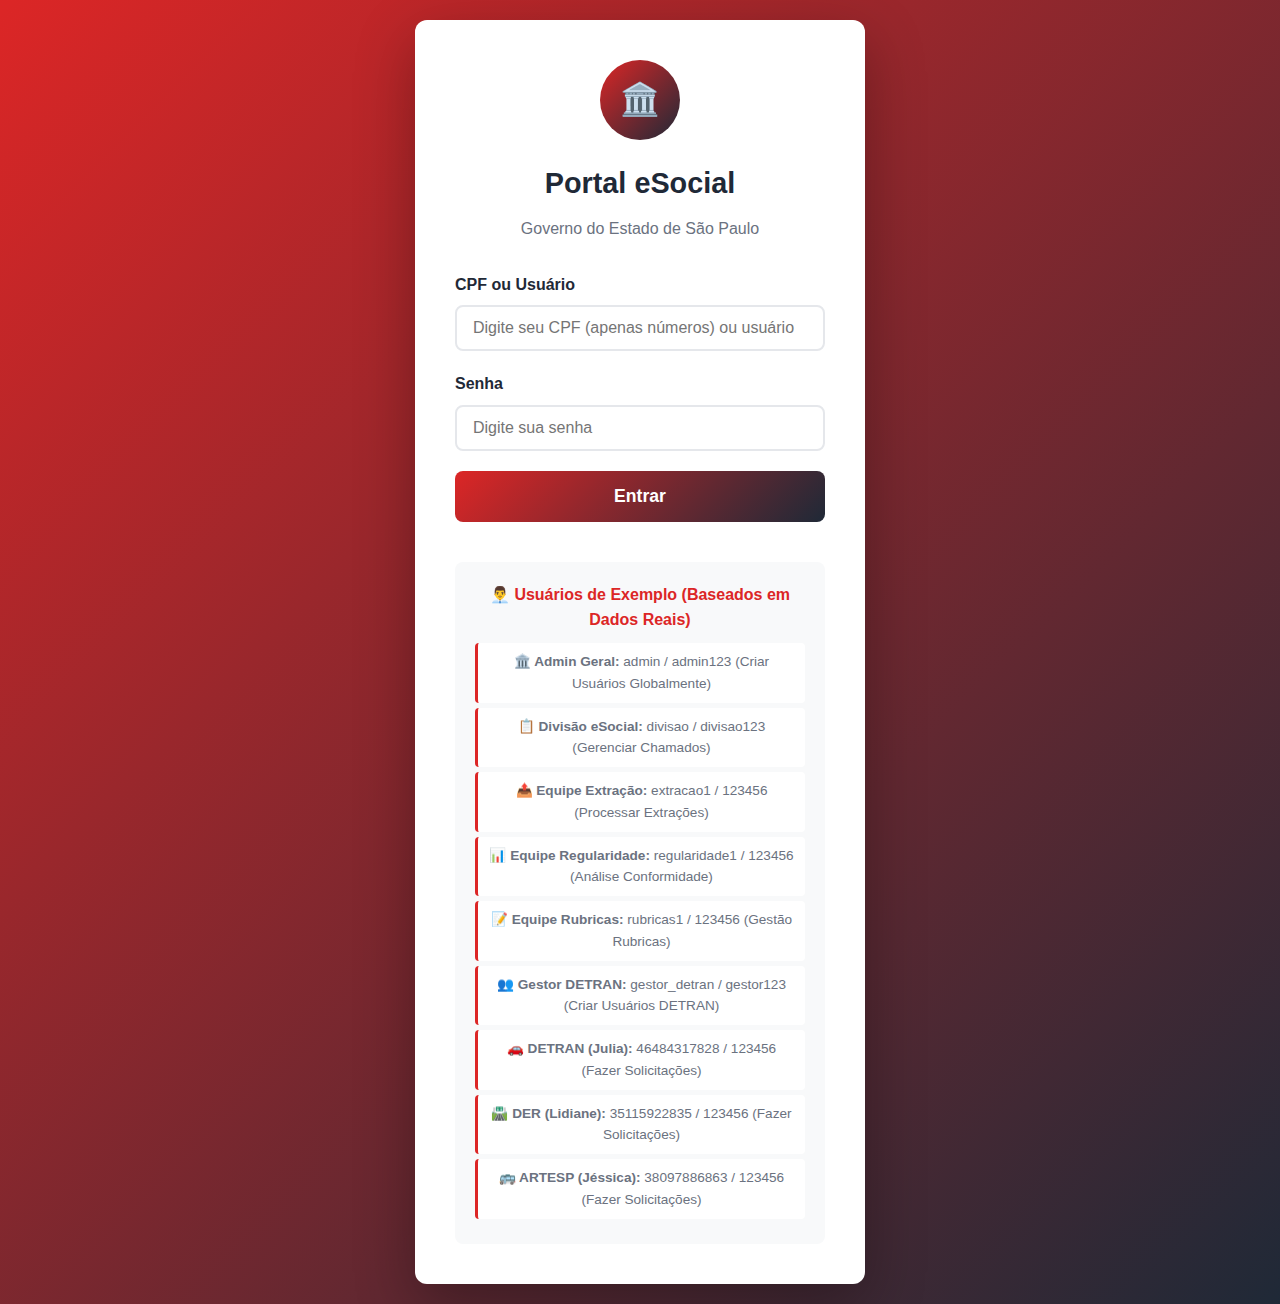
<file: .gitignore/portal_esocial_completo.html>
<!DOCTYPE html>
<html lang="pt-BR">
<head>
    <meta charset="UTF-8">
    <meta name="viewport" content="width=device-width, initial-scale=1.0">
    <title>Portal de Solicitações - Governo do Estado de São Paulo</title>
    <style>
        * {
            margin: 0;
            padding: 0;
            box-sizing: border-box;
        }

        body {
            font-family: 'Segoe UI', Tahoma, Geneva, Verdana, sans-serif;
            background: white;
            min-height: 100vh;
            line-height: 1.6;
        }

        /* Estilos do Login */
        .login-container {
            min-height: 100vh;
            display: flex;
            align-items: center;
            justify-content: center;
            background: linear-gradient(135deg, #dc2626 0%, #1f2937 100%);
            padding: 20px;
        }

        .login-box {
            background: white;
            border-radius: 12px;
            padding: 40px;
            box-shadow: 0 20px 60px rgba(0,0,0,0.3);
            width: 100%;
            max-width: 450px;
            text-align: center;
        }

        .login-header {
            margin-bottom: 30px;
        }

        .login-logo {
            width: 80px;
            height: 80px;
            background: linear-gradient(135deg, #dc2626 0%, #1f2937 100%);
            border-radius: 50%;
            margin: 0 auto 20px;
            display: flex;
            align-items: center;
            justify-content: center;
            color: white;
            font-size: 2rem;
        }

        .login-title {
            color: #1f2937;
            font-size: 1.8rem;
            font-weight: 700;
            margin-bottom: 10px;
        }

        .login-subtitle {
            color: #6b7280;
            font-size: 1rem;
        }

        .login-form {
            text-align: left;
        }

        .form-group {
            margin-bottom: 20px;
        }

        .form-group label {
            display: block;
            margin-bottom: 8px;
            color: #1f2937;
            font-weight: 600;
        }

        .form-group input {
            width: 100%;
            padding: 12px 16px;
            border: 2px solid #e5e7eb;
            border-radius: 8px;
            font-size: 1rem;
            transition: all 0.3s ease;
        }

        .form-group input:focus {
            outline: none;
            border-color: #dc2626;
            box-shadow: 0 0 0 3px rgba(220, 38, 38, 0.1);
        }

        .btn-login {
            width: 100%;
            background: linear-gradient(135deg, #dc2626 0%, #1f2937 100%);
            color: white;
            border: none;
            padding: 15px;
            border-radius: 8px;
            font-size: 1.1rem;
            font-weight: 600;
            cursor: pointer;
            transition: all 0.3s ease;
            margin-bottom: 20px;
        }

        .btn-login:hover {
            transform: translateY(-2px);
            box-shadow: 0 8px 25px rgba(220, 38, 38, 0.3);
        }

        .login-help {
            background: #f8f9fa;
            padding: 20px;
            border-radius: 8px;
            margin-top: 20px;
        }

        .login-help h4 {
            color: #dc2626;
            margin-bottom: 10px;
            font-size: 1rem;
        }

        .usuarios-teste {
            font-size: 0.85rem;
            color: #6b7280;
        }

        .usuario-exemplo {
            background: white;
            padding: 8px;
            margin: 5px 0;
            border-radius: 4px;
            border-left: 3px solid #dc2626;
        }

        .error-message {
            background: #fef2f2;
            color: #dc2626;
            padding: 12px;
            border-radius: 6px;
            margin-bottom: 20px;
            border: 1px solid #fecaca;
            display: none;
        }

        /* Estilos principais (quando logado) */
        .main-container {
            display: none;
        }

        .header {
            background: white;
            color: #1f2937;
            padding: 20px 0;
            border-bottom: 3px solid #dc2626;
        }

        .header-content {
            max-width: 1200px;
            margin: 0 auto;
            padding: 0 20px;
            display: flex;
            align-items: center;
            justify-content: space-between;
        }

        .logo-section {
            display: flex;
            align-items: center;
            gap: 20px;
        }

        .gov-sp-logo {
            display: flex;
            align-items: center;
            flex-shrink: 0;
        }

        .gov-logo-icon {
            background: #1f2937;
            border-radius: 8px;
            padding: 12px 16px;
            display: flex;
            align-items: center;
            gap: 8px;
        }

        .logo-square-white {
            width: 24px;
            height: 20px;
            background: white;
            border-radius: 3px;
            position: relative;
        }

        .logo-square-white::after {
            content: '';
            position: absolute;
            top: 50%;
            right: -10px;
            transform: translateY(-50%);
            width: 0;
            height: 0;
            border-left: 8px solid white;
            border-top: 5px solid transparent;
            border-bottom: 5px solid transparent;
        }

        .logo-square-red {
            width: 24px;
            height: 20px;
            background: #dc2626;
            border-radius: 3px;
        }

        .gov-text-logo {
            color: white;
            font-size: 0.9rem;
            font-weight: 700;
            line-height: 1.2;
        }

        .header-title {
            text-align: center;
            flex: 1;
        }

        .header h1 {
            font-size: 2.2rem;
            font-weight: 700;
            margin-bottom: 8px;
            color: #1f2937;
        }

        .header p {
            font-size: 1.1rem;
            color: #1f2937;
        }

        .user-info {
            display: flex;
            align-items: center;
            gap: 15px;
            background: #f8f9fa;
            padding: 12px 20px;
            border-radius: 8px;
        }

        .user-avatar {
            width: 40px;
            height: 40px;
            background: linear-gradient(135deg, #dc2626 0%, #1f2937 100%);
            border-radius: 50%;
            display: flex;
            align-items: center;
            justify-content: center;
            color: white;
            font-weight: 700;
            font-size: 1.1rem;
        }

        .user-details {
            display: flex;
            flex-direction: column;
        }

        .user-name {
            font-weight: 600;
            color: #1f2937;
            font-size: 0.9rem;
        }

        .user-org {
            font-size: 0.8rem;
            color: #6b7280;
        }

        .btn-logout {
            background: #dc2626;
            color: white;
            border: none;
            padding: 8px 15px;
            border-radius: 6px;
            cursor: pointer;
            font-size: 0.85rem;
            transition: all 0.3s ease;
        }

        .btn-logout:hover {
            background: #b91c1c;
        }

        .perfil-badge {
            background: #dc2626;
            color: white;
            padding: 4px 8px;
            border-radius: 12px;
            font-size: 0.7rem;
            font-weight: 600;
            text-transform: uppercase;
        }

        .container {
            max-width: 1200px;
            margin: 0 auto;
            padding: 40px 20px;
        }

        /* PAINEL ADMINISTRATIVO */
        .admin-panel {
            background: linear-gradient(135deg, #1e3a8a 0%, #dc2626 100%);
            color: white;
            padding: 40px;
            border-radius: 16px;
            margin-bottom: 40px;
            box-shadow: 0 10px 30px rgba(0,0,0,0.2);
        }

        .admin-panel h2 {
            font-size: 2.2rem;
            margin-bottom: 10px;
            text-align: center;
        }

        .admin-panel .subtitle {
            text-align: center;
            opacity: 0.9;
            margin-bottom: 40px;
            font-size: 1.1rem;
        }

        .admin-tabs {
            display: flex;
            gap: 10px;
            margin-bottom: 30px;
            justify-content: center;
            flex-wrap: wrap;
        }

        .admin-tab {
            background: rgba(255,255,255,0.2);
            border: none;
            color: white;
            padding: 12px 25px;
            border-radius: 25px;
            cursor: pointer;
            font-weight: 600;
            transition: all 0.3s ease;
            backdrop-filter: blur(10px);
        }

        .admin-tab.active {
            background: rgba(255,255,255,0.3);
            transform: scale(1.05);
        }

        .admin-tab:hover {
            background: rgba(255,255,255,0.25);
        }

        .admin-content {
            background: rgba(255,255,255,0.1);
            border-radius: 12px;
            padding: 30px;
            backdrop-filter: blur(10px);
        }

        .admin-stats {
            display: grid;
            grid-template-columns: repeat(auto-fit, minmax(200px, 1fr));
            gap: 20px;
            margin-bottom: 30px;
        }

        .stat-card {
            background: rgba(255,255,255,0.95);
            color: #1f2937;
            padding: 25px;
            border-radius: 12px;
            text-align: center;
            cursor: pointer;
            transition: all 0.3s ease;
            box-shadow: 0 4px 15px rgba(0,0,0,0.1);
        }

        .stat-card:hover {
            transform: translateY(-5px);
            box-shadow: 0 8px 25px rgba(0,0,0,0.2);
        }

        .stat-number {
            font-size: 2.5rem;
            font-weight: 700;
            color: #dc2626;
            margin-bottom: 5px;
        }

        .stat-label {
            color: #6b7280;
            font-size: 0.95rem;
            font-weight: 600;
        }

        .stat-icon {
            font-size: 2rem;
            margin-bottom: 10px;
            color: #1e3a8a;
        }

        /* GESTÃO DE USUÁRIOS */
        .user-management {
            display: none;
        }

        .btn-novo-usuario {
            background: #16a34a;
            color: white;
            border: none;
            padding: 12px 25px;
            border-radius: 8px;
            cursor: pointer;
            font-weight: 600;
            margin-bottom: 25px;
            transition: all 0.3s ease;
        }

        .btn-novo-usuario:hover {
            background: #15803d;
            transform: translateY(-2px);
        }

        .users-table {
            background: rgba(255,255,255,0.95);
            border-radius: 12px;
            overflow: hidden;
            color: #1f2937;
        }

        .users-table table {
            width: 100%;
            border-collapse: collapse;
        }

        .users-table th,
        .users-table td {
            padding: 15px;
            text-align: left;
            border-bottom: 1px solid #e5e7eb;
        }

        .users-table th {
            background: #f8f9fa;
            font-weight: 600;
            color: #1f2937;
        }

        .btn-action {
            padding: 6px 12px;
            border: none;
            border-radius: 4px;
            cursor: pointer;
            font-size: 0.85rem;
            margin: 0 2px;
            transition: all 0.3s ease;
        }

        .btn-edit {
            background: #3b82f6;
            color: white;
        }

        .btn-delete {
            background: #ef4444;
            color: white;
        }

        .btn-assign {
            background: #8b5cf6;
            color: white;
        }

        .btn-action:hover {
            transform: translateY(-1px);
        }

        /* SOLICITAÇÕES ATIVAS */
        .solicitacoes-ativas {
            display: none;
        }

        .filter-section {
            background: rgba(255,255,255,0.95);
            color: #1f2937;
            padding: 20px;
            border-radius: 12px;
            margin-bottom: 20px;
        }

        .filter-grid {
            display: grid;
            grid-template-columns: repeat(auto-fit, minmax(200px, 1fr));
            gap: 15px;
            align-items: end;
        }

        .filter-group {
            display: flex;
            flex-direction: column;
        }

        .filter-group label {
            font-weight: 600;
            margin-bottom: 5px;
            color: #1f2937;
        }

        .filter-group select,
        .filter-group input {
            padding: 8px 12px;
            border: 1px solid #d1d5db;
            border-radius: 6px;
            font-size: 0.9rem;
        }

        .btn-filter {
            background: #1e3a8a;
            color: white;
            border: none;
            padding: 10px 20px;
            border-radius: 6px;
            cursor: pointer;
            font-weight: 600;
            height: fit-content;
        }

        .solicitacao-item {
            background: rgba(255,255,255,0.95);
            color: #1f2937;
            padding: 20px;
            margin-bottom: 15px;
            border-radius: 12px;
            cursor: pointer;
            transition: all 0.3s ease;
            border-left: 5px solid #dc2626;
        }

        .solicitacao-item:hover {
            transform: translateX(10px);
            box-shadow: 0 5px 20px rgba(0,0,0,0.1);
        }

        .solicitacao-header {
            display: flex;
            justify-content: space-between;
            align-items: center;
            margin-bottom: 10px;
        }

        .solicitacao-id {
            font-weight: 700;
            color: #dc2626;
        }

        .solicitacao-status {
            padding: 4px 12px;
            border-radius: 15px;
            font-size: 0.8rem;
            font-weight: 600;
        }

        .status-pendente {
            background: #fbbf24;
            color: #92400e;
        }

        .status-andamento {
            background: #60a5fa;
            color: #1e3a8a;
        }

        .status-aguardando {
            background: #f59e0b;
            color: #92400e;
        }

        .status-concluida {
            background: #34d399;
            color: #065f46;
        }

        .solicitacao-info {
            font-size: 0.9rem;
            color: #6b7280;
        }

        .solicitacao-assignee {
            margin-top: 8px;
            font-size: 0.85rem;
            color: #1e3a8a;
            font-weight: 600;
        }

        /* SEÇÃO PRINCIPAL PARA USUÁRIOS NORMAIS */
        .intro-section {
            background: white;
            padding: 40px;
            border-radius: 12px;
            box-shadow: 0 2px 8px rgba(0,0,0,0.1);
            margin-bottom: 40px;
            border-left: 5px solid #dc2626;
            border: 1px solid #e5e7eb;
        }

        .intro-section h2 {
            color: #dc2626;
            font-size: 1.8rem;
            margin-bottom: 15px;
            font-weight: 700;
        }

        .intro-section p {
            color: #1f2937;
            font-size: 1.1rem;
            margin-bottom: 15px;
        }

        .services-grid {
            display: grid;
            grid-template-columns: repeat(auto-fit, minmax(300px, 1fr));
            gap: 20px;
            margin-bottom: 40px;
        }

        .service-card {
            background: white;
            border: 2px solid #e5e7eb;
            border-radius: 8px;
            padding: 30px 25px;
            text-align: center;
            transition: all 0.3s ease;
            cursor: pointer;
            position: relative;
            overflow: hidden;
        }

        .service-card::before {
            content: '';
            position: absolute;
            top: 0;
            left: 0;
            right: 0;
            height: 4px;
            background: #dc2626;
            transform: scaleX(0);
            transition: transform 0.3s ease;
        }

        .service-card:hover::before {
            transform: scaleX(1);
        }

        .service-card:hover {
            transform: translateY(-3px);
            box-shadow: 0 8px 25px rgba(220, 38, 38, 0.15);
            border-color: #dc2626;
        }

        .service-icon {
            font-size: 3rem;
            color: #dc2626;
            margin-bottom: 15px;
        }

        .service-title {
            font-size: 1.3rem;
            font-weight: 700;
            color: #1f2937;
            margin-bottom: 8px;
        }

        .service-description {
            color: #6b7280;
            font-size: 0.95rem;
        }

        /* MODAL */
        .modal {
            display: none;
            position: fixed;
            z-index: 1000;
            left: 0;
            top: 0;
            width: 100%;
            height: 100%;
            background: rgba(0,0,0,0.7);
            backdrop-filter: blur(5px);
        }

        .modal-content {
            background: white;
            margin: 3% auto;
            border-radius: 16px;
            width: 90%;
            max-width: 800px;
            max-height: 90vh;
            overflow-y: auto;
            box-shadow: 0 20px 60px rgba(0,0,0,0.3);
        }

        .modal-header {
            display: flex;
            justify-content: space-between;
            align-items: center;
            padding: 25px 30px;
            border-bottom: 2px solid #e5e7eb;
            background: linear-gradient(135deg, #dc2626 0%, #1f2937 100%);
            color: white;
            border-radius: 16px 16px 0 0;
        }

        .modal-header h2 {
            margin: 0;
            font-size: 1.5rem;
            font-weight: 700;
        }

        .btn-fechar {
            background: none;
            border: none;
            color: white;
            font-size: 2rem;
            cursor: pointer;
            padding: 0;
            width: 30px;
            height: 30px;
            display: flex;
            align-items: center;
            justify-content: center;
            border-radius: 50%;
            transition: background 0.3s ease;
        }

        .btn-fechar:hover {
            background: rgba(255,255,255,0.2);
        }

        .modal-body {
            padding: 30px;
        }

        /* FORMULÁRIO */
        .form-grid {
            display: grid;
            grid-template-columns: 1fr 1fr;
            gap: 25px;
            margin-bottom: 25px;
        }

        .form-group.full-width {
            grid-column: 1 / -1;
        }

        label {
            display: block;
            margin-bottom: 8px;
            color: #1f2937;
            font-weight: 600;
            font-size: 1rem;
        }

        input, select, textarea {
            width: 100%;
            padding: 12px 16px;
            border: 2px solid #e5e7eb;
            border-radius: 8px;
            font-size: 1rem;
            transition: all 0.3s ease;
            background: white;
        }

        input:focus, select:focus, textarea:focus {
            outline: none;
            border-color: #dc2626;
            box-shadow: 0 0 0 3px rgba(220, 38, 38, 0.1);
        }

        .btn-primary {
            background: linear-gradient(135deg, #dc2626 0%, #1f2937 100%);
            color: white;
            border: none;
            padding: 12px 30px;
            border-radius: 8px;
            cursor: pointer;
            font-weight: 600;
            transition: all 0.3s ease;
        }

        .btn-primary:hover {
            transform: translateY(-2px);
            box-shadow: 0 8px 25px rgba(220, 38, 38, 0.3);
        }

        .success-message {
            background: #f0fdf4;
            color: #166534;
            padding: 20px;
            border-radius: 8px;
            margin-bottom: 20px;
            border: 1px solid #bbf7d0;
            display: none;
        }

        .footer {
            background: #1f2937;
            color: #d1d5db;
            padding: 30px 0;
            margin-top: 60px;
            text-align: center;
        }

        .footer p {
            max-width: 1200px;
            margin: 0 auto;
            padding: 0 20px;
        }

        @media (max-width: 768px) {
            .header-content {
                flex-direction: column;
                gap: 15px;
                text-align: center;
            }
            
            .services-grid {
                grid-template-columns: 1fr;
            }
            
            .form-grid {
                grid-template-columns: 1fr;
            }
            
            .admin-stats {
                grid-template-columns: 1fr;
            }

            .filter-grid {
                grid-template-columns: 1fr;
            }
        }
    </style>
</head>
<body>
    <!-- Tela de Login -->
    <div id="login-container" class="login-container">
        <div class="login-box">
            <div class="login-header">
                <div class="login-logo">🏛️</div>
                <h1 class="login-title">Portal eSocial</h1>
                <p class="login-subtitle">Governo do Estado de São Paulo</p>
            </div>

            <div class="error-message" id="error-message">
                Usuário ou senha incorretos. Tente novamente.
            </div>

            <form id="login-form" class="login-form">
                <div class="form-group">
                    <label for="usuario">CPF ou Usuário</label>
                    <input type="text" id="usuario" name="usuario" required placeholder="Digite seu CPF (apenas números) ou usuário">
                </div>

                <div class="form-group">
                    <label for="senha">Senha</label>
                    <input type="password" id="senha" name="senha" required placeholder="Digite sua senha">
                </div>

                <button type="submit" class="btn-login">Entrar</button>
            </form>

            <div class="login-help">
                <h4>👨‍💼 Usuários de Exemplo (Baseados em Dados Reais)</h4>
                <div class="usuarios-teste">
                    <div class="usuario-exemplo">
                        <strong>🏛️ Admin Geral:</strong> admin / admin123 (Criar Usuários Globalmente)
                    </div>
                    <div class="usuario-exemplo">
                        <strong>📋 Divisão eSocial:</strong> divisao / divisao123 (Gerenciar Chamados)
                    </div>
                    <div class="usuario-exemplo">
                        <strong>📤 Equipe Extração:</strong> extracao1 / 123456 (Processar Extrações)
                    </div>
                    <div class="usuario-exemplo">
                        <strong>📊 Equipe Regularidade:</strong> regularidade1 / 123456 (Análise Conformidade)
                    </div>
                    <div class="usuario-exemplo">
                        <strong>📝 Equipe Rubricas:</strong> rubricas1 / 123456 (Gestão Rubricas)
                    </div>
                    <div class="usuario-exemplo">
                        <strong>👥 Gestor DETRAN:</strong> gestor_detran / gestor123 (Criar Usuários DETRAN)
                    </div>
                    <div class="usuario-exemplo">
                        <strong>🚗 DETRAN (Julia):</strong> 46484317828 / 123456 (Fazer Solicitações)
                    </div>
                    <div class="usuario-exemplo">
                        <strong>🛣️ DER (Lidiane):</strong> 35115922835 / 123456 (Fazer Solicitações)
                    </div>
                    <div class="usuario-exemplo">
                        <strong>🚌 ARTESP (Jéssica):</strong> 38097886863 / 123456 (Fazer Solicitações)
                    </div>
                </div>
            </div>
        </div>
    </div>

    <!-- Container Principal (após login) -->
    <div id="main-container" class="main-container">
        <!-- Header -->
        <div class="header">
            <div class="header-content">
                <div class="gov-sp-logo">
                    <div class="gov-logo-icon">
                        <div class="logo-square-white"></div>
                        <div class="logo-square-red"></div>
                        <div class="gov-text-logo">
                            SÃO PAULO<br>
                            GOVERNO DO ESTADO
                        </div>
                    </div>
                </div>
                
                <div class="header-title">
                    <h1>Portal eSocial - Solicitações</h1>
                    <p>O seu canal de comunicação com a Equipe do eSocial</p>
                </div>

                <div class="user-info" id="user-info">
                    <div class="user-avatar" id="user-avatar">A</div>
                    <div class="user-details">
                        <div class="user-name" id="user-name">Nome do Usuário</div>
                        <div class="user-org" id="user-org">Órgão</div>
                        <div class="perfil-badge" id="user-perfil">Usuario</div>
                    </div>
                    <button class="btn-logout" onclick="logout()">Sair</button>
                </div>
            </div>
        </div>

        <div class="container">
            <!-- PAINEL ADMINISTRATIVO -->
            <div id="admin-panel" class="admin-panel" style="display: none;">
                <h2 id="admin-title">🔧 Painel Administrativo</h2>
                <p class="subtitle" id="admin-subtitle">Gestão completa do Portal eSocial</p>

                <div class="admin-tabs">
                    <button class="admin-tab active" onclick="mostrarAbaAdmin('dashboard')">📊 Dashboard</button>
                    <button class="admin-tab" onclick="mostrarAbaAdmin('solicitacoes')">📋 Chamados Abertos</button>
                    <button class="admin-tab" onclick="mostrarAbaAdmin('usuarios')">👥 Gestão de Usuários</button>
                </div>

                <div class="admin-content">
                    <!-- DASHBOARD -->
                    <div id="admin-dashboard" class="admin-dashboard">
                        <div class="admin-stats">
                            <div class="stat-card" onclick="mostrarAbaAdmin('solicitacoes')">
                                <div class="stat-icon">📋</div>
                                <div class="stat-number" id="total-solicitacoes">47</div>
                                <div class="stat-label">Chamados Abertos</div>
                            </div>
                            <div class="stat-card" onclick="mostrarAbaAdmin('usuarios')">
                                <div class="stat-icon">👥</div>
                                <div class="stat-number" id="total-usuarios">127</div>
                                <div class="stat-label">Total de Usuários</div>
                            </div>
                            <div class="stat-card">
                                <div class="stat-icon">🏢</div>
                                <div class="stat-number" id="total-orgaos">23</div>
                                <div class="stat-label">Órgãos Conectados</div>
                            </div>
                            <div class="stat-card">
                                <div class="stat-icon">✅</div>
                                <div class="stat-number">95%</div>
                                <div class="stat-label">Taxa de Resolução</div>
                            </div>
                        </div>
                    </div>

                    <!-- SOLICITAÇÕES ATIVAS -->
                    <div id="admin-solicitacoes" class="solicitacoes-ativas">
                        <div class="filter-section">
                            <h4 style="margin-bottom: 15px; color: #1f2937;">🔍 Filtros de Chamados</h4>
                            <div class="filter-grid">
                                <div class="filter-group">
                                    <label for="filter-status">Status</label>
                                    <select id="filter-status">
                                        <option value="">Todos os Status</option>
                                        <option value="pendente">Pendente</option>
                                        <option value="andamento">Em Andamento</option>
                                        <option value="aguardando">Aguardando</option>
                                        <option value="concluida">Concluída</option>
                                    </select>
                                </div>
                                <div class="filter-group">
                                    <label for="filter-orgao">Órgão</label>
                                    <select id="filter-orgao">
                                        <option value="">Todos os Órgãos</option>
                                    </select>
                                </div>
                                <div class="filter-group">
                                    <label for="filter-responsavel">Equipe Responsável</label>
                                    <select id="filter-responsavel">
                                        <option value="">Todas as Equipes</option>
                                        <option value="">Não Atribuído</option>
                                    </select>
                                </div>
                                <div class="filter-group">
                                    <button class="btn-filter" onclick="aplicarFiltros()">Filtrar</button>
                                </div>
                            </div>
                        </div>

                        <div id="solicitacoes-lista">
                            <!-- Solicitações serão carregadas aqui -->
                        </div>
                    </div>

                    <!-- GESTÃO DE USUÁRIOS -->
                    <div id="admin-usuarios" class="user-management">
                        <button class="btn-novo-usuario" onclick="abrirModalUsuario()">➕ Cadastrar Novo Usuário</button>
                        
                        <div class="users-table">
                            <table>
                                <thead>
                                    <tr>
                                        <th>Nome</th>
                                        <th>E-mail</th>
                                        <th>Órgão</th>
                                        <th>Perfil</th>
                                        <th>Ações</th>
                                    </tr>
                                </thead>
                                <tbody id="users-table-body">
                                    <!-- Usuários serão inseridos aqui via JavaScript -->
                                </tbody>
                            </table>
                        </div>
                    </div>
                </div>
            </div>

            <!-- Seção Principal para Usuários Normais -->
            <div id="user-section">
                <div class="intro-section">
                    <h2>Portal eSocial - Solicitações</h2>
                    <p><strong>Aqui você pode fazer solicitações relacionadas ao eSocial, incluindo extrações de dados, reenvios, solicitar Rubrica, transmissões ou alterações de informações no sistema.</strong></p>
                    <p>Este portal foi desenvolvido para facilitar a comunicação entre os órgãos e a equipe responsável pelo eSocial no Estado de São Paulo.</p>
                </div>

                <div class="services-grid" id="services-grid">
                    <div class="service-card" onclick="criarSolicitacao('extracao')">
                        <div class="service-icon">📤</div>
                        <div class="service-title">Extração</div>
                        <div class="service-description">
                            Solicite a extração de dados ou documentos do sistema
                        </div>
                    </div>

                    <div class="service-card" onclick="criarSolicitacao('reenvio')">
                        <div class="service-icon">↩</div>
                        <div class="service-title">Reenvio de Arquivos</div>
                        <div class="service-description">
                            Solicite o reenvio de documentos ou informações
                        </div>
                    </div>

                    <div class="service-card" onclick="criarSolicitacao('criar-rubrica')">
                        <div class="service-icon">📝</div>
                        <div class="service-title">Solicitação de Rubrica</div>
                        <div class="service-description">
                            Criação de nova rubrica ou categoria no sistema
                        </div>
                    </div>

                    <div class="service-card" onclick="criarSolicitacao('transmissao')">
                        <div class="service-icon">📡</div>
                        <div class="service-title">Transmissão</div>
                        <div class="service-description">
                            Transmissão de dados ou documentos entre sistemas
                        </div>
                    </div>
                </div>

                <div class="success-message" id="success-message">
                    <strong>Sucesso!</strong> Sua solicitação foi enviada com sucesso. Em breve você receberá um retorno por e-mail.
                </div>
            </div>
        </div>

        <!-- Footer -->
        <div class="footer">
            <p>Portal eSocial - Governo do Estado de São Paulo | V 1.4.0.502 - © Copyright 2025 - Prodesp - Companhia de Processamento de Dados do Estado de São Paulo | Todos os direitos reservados</p>
        </div>
    </div>

    <!-- Modal para Cadastro/Edição de Usuário -->
    <div id="modal-usuario" class="modal">
        <div class="modal-content">
            <div class="modal-header">
                <h2 id="modal-titulo">Cadastrar Novo Usuário</h2>
                <button class="btn-fechar" onclick="fecharModalUsuario()">×</button>
            </div>
            <div class="modal-body">
                <form id="form-usuario">
                    <div class="form-grid">
                        <div class="form-group">
                            <label for="modal-nome">Nome Completo *</label>
                            <input type="text" id="modal-nome" required>
                        </div>
                        <div class="form-group">
                            <label for="modal-cpf">CPF *</label>
                            <input type="text" id="modal-cpf" required placeholder="000.000.000-00">
                        </div>
                        <div class="form-group">
                            <label for="modal-email">E-mail *</label>
                            <input type="email" id="modal-email" required>
                        </div>
                        <div class="form-group">
                            <label for="modal-telefone">Telefone</label>
                            <input type="tel" id="modal-telefone" placeholder="(11) 99999-9999">
                        </div>
                        <div class="form-group">
                            <label for="modal-orgao">Órgão *</label>
                            <select id="modal-orgao" required>
                                <option value="">Selecione o órgão</option>
                                <option value="Departamento Estadual de Trânsito - DETRAN">Departamento Estadual de Trânsito - DETRAN</option>
                                <option value="Departamento de Estradas de Rodagem - DER">Departamento de Estradas de Rodagem - DER</option>
                                <option value="Agência de Transporte do Estado de São Paulo - ARTESP">Agência de Transporte do Estado de São Paulo - ARTESP</option>
                                <option value="Hospital das Clínicas FMUSP">Hospital das Clínicas FMUSP</option>
                                <option value="Secretaria da Educação">Secretaria da Educação</option>
                                <option value="Secretaria de Estado da Saúde">Secretaria de Estado da Saúde</option>
                                <option value="Secretaria da Fazenda e Planejamento">Secretaria da Fazenda e Planejamento</option>
                                <option value="Agência de Águas do Estado de São Paulo">Agência de Águas do Estado de São Paulo</option>
                                <option value="Secretaria de Gestão e Governo Digital">Secretaria de Gestão e Governo Digital</option>
                            </select>
                        </div>
                        <div class="form-group">
                            <label for="modal-perfil">Perfil *</label>
                            <select id="modal-perfil" required>
                                <option value="">Selecione o perfil</option>
                                <option value="usuario">Usuário</option>
                                <option value="gestor">Gestor</option>
                            </select>
                        </div>
                        <div class="form-group">
                            <label for="modal-senha">Senha *</label>
                            <input type="password" id="modal-senha" required placeholder="Mínimo 6 caracteres">
                        </div>
                        <div class="form-group">
                            <label for="modal-confirmar-senha">Confirmar Senha *</label>
                            <input type="password" id="modal-confirmar-senha" required>
                        </div>
                    </div>
                    <button type="submit" class="btn-primary">Salvar Usuário</button>
                </form>
            </div>
        </div>
    </div>

    <!-- Modal para Detalhes/Atribuição de Solicitação -->
    <div id="modal-solicitacao" class="modal">
        <div class="modal-content">
            <div class="modal-header">
                <h2 id="modal-solicitacao-titulo">Detalhes da Solicitação</h2>
                <button class="btn-fechar" onclick="fecharModalSolicitacao()">×</button>
            </div>
            <div class="modal-body" id="modal-solicitacao-body">
                <!-- Conteúdo será inserido via JavaScript -->
            </div>
        </div>
    </div>

    <script>
        // Dados dos usuários baseados no arquivo real dos Pontos Focais eSocial
        let usuarios = [
            // === ADMIN GERAL ===
            {
                usuario: 'admin',
                senha: 'admin123',
                nome: 'Administrador Geral do Sistema',
                email: 'admin@esocial.sp.gov.br',
                orgao: 'Secretaria de Gestão e Governo Digital',
                codigoOrgao: 53,
                perfil: 'admin',
                telefone: '(11) 2188-8500'
            },
            
            // === EQUIPE DIVISÃO eSocial (COORDENAÇÃO) ===
            {
                usuario: 'divisao',
                senha: 'divisao123',
                nome: 'Coordenação Divisão eSocial',
                email: 'divisao@esocial.sp.gov.br',
                orgao: 'Secretaria de Gestão e Governo Digital',
                codigoOrgao: 53,
                perfil: 'divisao_esocial',
                telefone: '(11) 2188-8500'
            },
            
            // === EQUIPE EXTRAÇÃO ===
            {
                usuario: 'extracao1',
                senha: '123456',
                nome: 'Ana Paula Santos - Extração',
                email: 'ana.santos@esocial.sp.gov.br',
                orgao: 'Secretaria de Gestão e Governo Digital',
                codigoOrgao: 53,
                perfil: 'equipe_extracao',
                telefone: '(11) 2188-8501'
            },
            {
                usuario: 'extracao2',
                senha: '123456',
                nome: 'Carlos Eduardo Lima - Extração',
                email: 'carlos.lima@esocial.sp.gov.br',
                orgao: 'Secretaria de Gestão e Governo Digital',
                codigoOrgao: 53,
                perfil: 'equipe_extracao',
                telefone: '(11) 2188-8502'
            },
            
            // === EQUIPE REGULARIDADE ===
            {
                usuario: 'regularidade1',
                senha: '123456',
                nome: 'Maria Fernanda Silva - Regularidade',
                email: 'maria.silva@esocial.sp.gov.br',
                orgao: 'Secretaria de Gestão e Governo Digital',
                codigoOrgao: 53,
                perfil: 'equipe_regularidade',
                telefone: '(11) 2188-8503'
            },
            {
                usuario: 'regularidade2',
                senha: '123456',
                nome: 'João Paulo Oliveira - Regularidade',
                email: 'joao.oliveira@esocial.sp.gov.br',
                orgao: 'Secretaria de Gestão e Governo Digital',
                codigoOrgao: 53,
                perfil: 'equipe_regularidade',
                telefone: '(11) 2188-8504'
            },
            
            // === EQUIPE RUBRICAS ===
            {
                usuario: 'rubricas1',
                senha: '123456',
                nome: 'Paula Regina Santos - Rubricas',
                email: 'paula.santos@esocial.sp.gov.br',
                orgao: 'Secretaria de Gestão e Governo Digital',
                codigoOrgao: 53,
                perfil: 'equipe_rubricas',
                telefone: '(11) 2188-8505'
            },
            {
                usuario: 'rubricas2',
                senha: '123456',
                nome: 'Ricardo Almeida Costa - Rubricas',
                email: 'ricardo.costa@esocial.sp.gov.br',
                orgao: 'Secretaria de Gestão e Governo Digital',
                codigoOrgao: 53,
                perfil: 'equipe_rubricas',
                telefone: '(11) 2188-8506'
            },
            
            // === GESTORES ===
            {
                usuario: 'gestor_detran',
                senha: 'gestor123',
                nome: 'Gestor DETRAN eSocial',
                email: 'gestor.detran@detran.sp.gov.br',
                orgao: 'Departamento Estadual de Trânsito Detran - DETRAN',
                codigoOrgao: 9,
                perfil: 'gestor',
                telefone: '(11) 3327-3000'
            },
            {
                usuario: 'gestor_der',
                senha: 'gestor123',
                nome: 'Gestor DER eSocial',
                email: 'gestor.der@sp.gov.br',
                orgao: 'Departamento de Estradas de Rodagem - DER',
                codigoOrgao: 7,
                perfil: 'gestor',
                telefone: '(11) 3311-1400'
            },
            
            // === USUÁRIOS REAIS (PONTOS FOCAIS) ===
            {
                usuario: '42574990870',
                senha: '123456',
                nome: 'RAFAEL FELIPE DA SILVA',
                email: 'rafael.felipe@spaguas.sp.gov.br',
                orgao: 'Agência de Águas do Estado de São Paulo - SP-Águas (nome antigo DAEE)',
                codigoOrgao: 29,
                perfil: 'usuario',
                telefone: '11 3293-3533'
            },
            {
                usuario: '38097886863',
                senha: '123456',
                nome: 'Jéssica Silva de Oliveira',
                email: 'jessica.oliveira@artesp.sp.gov.br',
                orgao: 'Agência de Transporte do Estado de São Paulo - ARTESP',
                codigoOrgao: 24,
                perfil: 'usuario',
                telefone: '(11) 96358-2805'
            },
            {
                usuario: '25593240833',
                senha: '123456',
                nome: 'Daniela Guimarães Cintra',
                email: 'daniela.cintra@apoioartesp.sp.gov.br',
                orgao: 'Agência de Transporte do Estado de São Paulo - ARTESP',
                codigoOrgao: 24,
                perfil: 'usuario',
                telefone: '(11) 98118-4780'
            },
            {
                usuario: '11515081877',
                senha: '123456',
                nome: 'Marisa Simões de Sales Ribeiro',
                email: 'mssribeiro@agem.sp.gov.br',
                orgao: 'Agência Metropolitana da Baixada Santista - AGEM',
                codigoOrgao: null,
                perfil: 'usuario',
                telefone: '(13)97404-2866'
            },
            {
                usuario: '35115922835',
                senha: '123456',
                nome: 'Lidiane da Silva Calsolari Almeida',
                email: 'lscalmeida@sp.gov.br',
                orgao: 'Departamento de Estradas de Rodagem - DER',
                codigoOrgao: 7,
                perfil: 'usuario',
                telefone: '(11) 95041-7122'
            },
            {
                usuario: '46484317828',
                senha: '123456',
                nome: 'Julia da Silva Sponchiado',
                email: 'julia.sponchiado@detran.sp.gov.br',
                orgao: 'Departamento Estadual de Trânsito Detran - DETRAN',
                codigoOrgao: 9,
                perfil: 'usuario',
                telefone: '(11) 94603-4257'
            },
            {
                usuario: '27539698845',
                senha: '123456',
                nome: 'Lucia Freire de Almeida',
                email: 'lucia.almeida@detran.sp.gov.br',
                orgao: 'Departamento Estadual de Trânsito Detran - DETRAN',
                codigoOrgao: 9,
                perfil: 'usuario',
                telefone: '(11) 99125-1772'
            },
            {
                usuario: '32917442840',
                senha: '123456',
                nome: 'Marcos Paulo Botelho Buch',
                email: 'marcos.buch@cps.sp.gov.br',
                orgao: 'CENTRO ESTADUAL DE EDUCAÇÃO TECNOLÓGICA PAULA SOUZA - CEETEPS',
                codigoOrgao: null,
                perfil: 'usuario',
                telefone: '(11) 98595-9928'
            },
            {
                usuario: '96113758320',
                senha: '123456',
                nome: 'Ana Flávia Meneses Feitoza da Silva',
                email: 'ana.silvia@agemcamp.sp.gov.br',
                orgao: 'Agência Metropolitana de Campinas - AGEMCAMP',
                codigoOrgao: null,
                perfil: 'usuario',
                telefone: '(11) 96448-9120'
            },
            {
                usuario: '13735731805',
                senha: '123456',
                nome: 'Raquel Peres Vieira',
                email: 'raquel.vieira@agemcamp.sp.gov.br',
                orgao: 'Agência Metropolitana de Campinas - AGEMCAMP',
                codigoOrgao: null,
                perfil: 'usuario',
                telefone: '(11) 97483-0581'
            },
            {
                usuario: '37230918812',
                senha: '123456',
                nome: 'Luma Maria Fogaça Lourenço',
                email: 'lumafogaca@agemsorocaba.sp.gov.br',
                orgao: 'Agência Metropolitana de Sorocaba - AGEM-SOROCABA',
                codigoOrgao: null,
                perfil: 'usuario',
                telefone: '15 2102-2308'
            },
            {
                usuario: '34890121862',
                senha: '123456',
                nome: 'Dayse Hálima Raymundo',
                email: 'dhrbarros@sp.gov.br',
                orgao: 'Agência Metropolitana do Vale do Paraíba e Litoral Norte - AGEM-VALE',
                codigoOrgao: null,
                perfil: 'usuario',
                telefone: '12 39114372'
            },
            {
                usuario: '15410407830',
                senha: '123456',
                nome: 'Carla Daniela Pascoal Riciati',
                email: 'carla@cbpm.sp.gov.br',
                orgao: 'Caixa Beneficiencia da Polícia Militar - CBPM',
                codigoOrgao: null,
                perfil: 'usuario',
                telefone: '(11) 94700-7405'
            },
            {
                usuario: '11508662843',
                senha: '123456',
                nome: 'Isabel Cristina da Silva',
                email: 'isabel@cbpm.sp.gov.br',
                orgao: 'Caixa Beneficiencia da Polícia Militar - CBPM',
                codigoOrgao: null,
                perfil: 'usuario',
                telefone: '(11) 91919-1648'
            }
        ];

        let solicitacoes = [
            {
                id: 'SOL-2025-001',
                tipo: 'Extração',
                solicitante: 'Julia da Silva Sponchiado',
                orgao: 'Departamento Estadual de Trânsito Detran - DETRAN',
                email: 'julia.sponchiado@detran.sp.gov.br',
                data: '22/08/2025',
                status: 'pendente',
                descricao: 'Solicitação de extração de dados de funcionários ativos no mês de janeiro de 2025, incluindo informações de admissão, demissão e alterações salariais para transmissão do eSocial.',
                observacoes: 'Aguardando atribuição para equipe especializada em extração de dados.',
                responsavel: null
            },
            {
                id: 'SOL-2025-002',
                tipo: 'Reenvio',
                solicitante: 'Lidiane da Silva Calsolari Almeida',
                orgao: 'Departamento de Estradas de Rodagem - DER',
                email: 'lscalmeida@sp.gov.br',
                data: '21/08/2025',
                status: 'andamento',
                descricao: 'Reenvio de arquivo de transmissão do evento S-2299 (Desligamento) que apresentou erro de validação durante o envio inicial ao eSocial.',
                observacoes: 'Em análise técnica pela equipe de regularidade para correção dos dados.',
                responsavel: 'Maria Fernanda Silva - Regularidade'
            },
            {
                id: 'SOL-2025-003',
                tipo: 'Rubrica',
                solicitante: 'Jéssica Silva de Oliveira',
                orgao: 'Agência de Transporte do Estado de São Paulo - ARTESP',
                email: 'jessica.oliveira@artesp.sp.gov.br',
                data: '20/08/2025',
                status: 'concluida',
                descricao: 'Criação de nova rubrica salarial para adicional de insalubridade categoria 3, conforme acordo coletivo 2025.',
                observacoes: 'Rubrica criada com sucesso. Código: 1547 - Adicional Insalubridade Grau Médio.',
                responsavel: 'Paula Regina Santos - Rubricas'
            },
            {
                id: 'SOL-2025-004',
                tipo: 'Transmissão',
                solicitante: 'Carla Daniela Pascoal Riciati',
                orgao: 'Caixa Beneficiencia da Polícia Militar - CBPM',
                email: 'carla@cbpm.sp.gov.br',
                data: '19/08/2025',
                status: 'aguardando',
                descricao: 'Transmissão de dados de afastamento por licença médica para integração com sistema nacional de saúde e previdência.',
                observacoes: 'Aguardando liberação de acesso aos sistemas externos do INSS.',
                responsavel: 'Ana Paula Santos - Extração'
            },
            {
                id: 'SOL-2025-005',
                tipo: 'Regularidade',
                solicitante: 'Marcos Paulo Botelho Buch',
                orgao: 'CENTRO ESTADUAL DE EDUCAÇÃO TECNOLÓGICA PAULA SOUZA - CEETEPS',
                email: 'marcos.buch@cps.sp.gov.br',
                data: '18/08/2025',
                status: 'andamento',
                descricao: 'Regularização de inconsistências nos eventos S-2200 (Cadastramento Inicial) identificadas no relatório de pendências do eSocial.',
                observacoes: 'Análise em andamento - identificadas 47 inconsistências de CPF e dados pessoais.',
                responsavel: 'João Paulo Oliveira - Regularidade'
            },
            {
                id: 'SOL-2025-006',
                tipo: 'Extração',
                solicitante: 'Lucia Freire de Almeida',
                orgao: 'Departamento Estadual de Trânsito Detran - DETRAN',
                email: 'lucia.almeida@detran.sp.gov.br',
                data: '17/08/2025',
                status: 'pendente',
                descricao: 'Extração de relatório de folha de pagamento consolidada do exercício 2024 para auditoria interna.',
                observacoes: 'Aguardando atribuição para equipe de extração.',
                responsavel: null
            }
        ];

        let usuarioLogado = null;
        let editandoUsuario = null;

        // Verificar se há usuário logado ao carregar a página
        window.addEventListener('DOMContentLoaded', function() {
            const sessao = JSON.parse(sessionStorage.getItem('usuarioLogado') || 'null');
            if (sessao) {
                usuarioLogado = sessao;
                mostrarInterface();
            }
        });

        // Login
        document.getElementById('login-form').addEventListener('submit', function(e) {
            e.preventDefault();
            
            const usuario = document.getElementById('usuario').value.trim();
            const senha = document.getElementById('senha').value;
            
            const usuarioEncontrado = usuarios.find(u => u.usuario === usuario && u.senha === senha);
            
            if (usuarioEncontrado) {
                usuarioLogado = usuarioEncontrado;
                sessionStorage.setItem('usuarioLogado', JSON.stringify(usuarioLogado));
                mostrarInterface();
            } else {
                document.getElementById('error-message').style.display = 'block';
                setTimeout(() => {
                    document.getElementById('error-message').style.display = 'none';
                }, 3000);
            }
        });

        function mostrarInterface() {
            document.getElementById('login-container').style.display = 'none';
            document.getElementById('main-container').style.display = 'block';
            
            // Atualizar informações do usuário
            const iniciais = usuarioLogado.nome.split(' ')
                .map(palavra => palavra[0])
                .slice(0, 2)
                .join('');
            
            document.getElementById('user-avatar').textContent = iniciais;
            document.getElementById('user-name').textContent = usuarioLogado.nome;
            document.getElementById('user-org').textContent = usuarioLogado.orgao;
            document.getElementById('user-perfil').textContent = usuarioLogado.perfil.replace('_', ' ').toUpperCase();
            
            // Controle de acesso por perfil
            if (usuarioLogado.perfil === 'divisao_esocial') {
                // DIVISÃO ESOCIAL: Painel completo, vê todos os chamados
                document.getElementById('admin-panel').style.display = 'block';
                document.getElementById('user-section').style.display = 'none';
                configurarPainelDivisao();
            } else if (usuarioLogado.perfil === 'admin') {
                // ADMIN: Apenas gestão de usuários de todos os órgãos
                document.getElementById('admin-panel').style.display = 'block';
                document.getElementById('user-section').style.display = 'none';
                configurarPainelAdmin();
            } else if (usuarioLogado.perfil === 'gestor') {
                // GESTOR: Apenas gestão de usuários do próprio órgão
                document.getElementById('admin-panel').style.display = 'block';
                document.getElementById('user-section').style.display = 'none';
                configurarPainelGestor();
            } else {
                // USUÁRIOS: Apenas solicitações
                document.getElementById('admin-panel').style.display = 'none';
                document.getElementById('user-section').style.display = 'block';
            }
            
            atualizarContadores();
        }

        function logout() {
            sessionStorage.removeItem('usuarioLogado');
            usuarioLogado = null;
            document.getElementById('main-container').style.display = 'none';
            document.getElementById('login-container').style.display = 'flex';
            
            // Limpar formulários
            document.getElementById('login-form').reset();
            document.getElementById('error-message').style.display = 'none';
        }

        // CONFIGURAÇÕES DE PAINEL POR PERFIL
        function configurarPainelDivisao() {
            // Divisão vê todas as abas
            document.querySelectorAll('.admin-tab').forEach(tab => tab.style.display = 'block');
            
            // Configurar títulos
            document.getElementById('admin-title').textContent = '🏛️ Painel Divisão eSocial';
            document.getElementById('admin-subtitle').textContent = 'Gestão completa de chamados e atribuição para equipes especializadas';
            
            // Carregar dados
            carregarTabelaUsuarios();
            carregarSolicitacoes();
            preencherFiltros();
            mostrarAbaAdmin('dashboard');
        }

        function configurarPainelAdmin() {
            // Admin vê apenas aba de usuários
            document.querySelectorAll('.admin-tab').forEach(tab => {
                if (tab.textContent.includes('Gestão de Usuários')) {
                    tab.style.display = 'block';
                    tab.classList.add('active');
                } else {
                    tab.style.display = 'none';
                    tab.classList.remove('active');
                }
            });
            
            // Configurar títulos
            document.getElementById('admin-title').textContent = '🏛️ Administração Geral';
            document.getElementById('admin-subtitle').textContent = 'Cadastro e gestão de usuários de todos os órgãos';
            
            // Mostrar apenas gestão de usuários
            document.getElementById('admin-dashboard').style.display = 'none';
            document.getElementById('admin-solicitacoes').style.display = 'none';
            document.getElementById('admin-usuarios').style.display = 'block';
            
            carregarTabelaUsuarios();
        }

        function configurarPainelGestor() {
            // Gestor vê apenas aba de usuários
            document.querySelectorAll('.admin-tab').forEach(tab => {
                if (tab.textContent.includes('Gestão de Usuários')) {
                    tab.style.display = 'block';
                    tab.classList.add('active');
                } else {
                    tab.style.display = 'none';
                    tab.classList.remove('active');
                }
            });
            
            // Configurar títulos
            document.getElementById('admin-title').textContent = '👥 Gestão de Usuários';
            document.getElementById('admin-subtitle').textContent = 'Cadastre usuários para ' + usuarioLogado.orgao;
            
            // Mostrar apenas gestão de usuários
            document.getElementById('admin-dashboard').style.display = 'none';
            document.getElementById('admin-solicitacoes').style.display = 'none';
            document.getElementById('admin-usuarios').style.display = 'block';
            
            carregarTabelaUsuarios();
        }

        function mostrarAbaAdmin(aba) {
            // Remover classe active de todas as abas
            document.querySelectorAll('.admin-tab').forEach(tab => tab.classList.remove('active'));
            
            // Adicionar classe active na aba clicada (se existir event.target)
            if (typeof event !== 'undefined' && event.target) {
                event.target.classList.add('active');
            } else {
                // Caso seja chamado programaticamente
                document.querySelectorAll('.admin-tab').forEach(tab => {
                    if ((aba === 'dashboard' && tab.textContent.includes('Dashboard')) ||
                        (aba === 'solicitacoes' && tab.textContent.includes('Chamados')) ||
                        (aba === 'usuarios' && tab.textContent.includes('Usuários'))) {
                        tab.classList.add('active');
                    }
                });
            }
            
            // Esconder todas as seções
            document.getElementById('admin-dashboard').style.display = 'none';
            document.getElementById('admin-solicitacoes').style.display = 'none';
            document.getElementById('admin-usuarios').style.display = 'none';
            
            // Mostrar seção correspondente
            if (aba === 'dashboard') {
                document.getElementById('admin-dashboard').style.display = 'block';
            } else if (aba === 'solicitacoes') {
                document.getElementById('admin-solicitacoes').style.display = 'block';
                carregarSolicitacoes();
            } else if (aba === 'usuarios') {
                document.getElementById('admin-usuarios').style.display = 'block';
                carregarTabelaUsuarios();
            }
        }

        function atualizarContadores() {
            if (usuarioLogado.perfil === 'divisao_esocial') {
                // Divisão vê todos os dados
                document.getElementById('total-solicitacoes').textContent = solicitacoes.filter(s => s.status !== 'concluida').length;
                document.getElementById('total-usuarios').textContent = usuarios.length;
                
                // Contar órgãos únicos
                const orgaosUnicos = [...new Set(usuarios.map(u => u.orgao))].length;
                document.getElementById('total-orgaos').textContent = orgaosUnicos;
            } else if (usuarioLogado.perfil === 'admin') {
                // Admin vê apenas usuários
                document.getElementById('total-usuarios').textContent = usuarios.length;
            } else if (usuarioLogado.perfil === 'gestor') {
                // Gestor vê apenas usuários do próprio órgão
                const usuariosOrgao = usuarios.filter(user => user.orgao === usuarioLogado.orgao);
                document.getElementById('total-usuarios').textContent = usuariosOrgao.length;
            }
        }

        function carregarTabelaUsuarios() {
            const tbody = document.getElementById('users-table-body');
            tbody.innerHTML = '';
            
            // Filtrar usuários conforme o perfil
            let usuariosFiltrados = usuarios;
            if (usuarioLogado.perfil === 'gestor') {
                // Gestor vê apenas usuários comuns do próprio órgão
                usuariosFiltrados = usuarios.filter(user => 
                    user.orgao === usuarioLogado.orgao && 
                    user.perfil === 'usuario'
                );
            } else if (usuarioLogado.perfil === 'admin') {
                // Admin vê todos os usuários
                usuariosFiltrados = usuarios;
            } else if (usuarioLogado.perfil === 'divisao_esocial') {
                // Divisão vê todos os usuários
                usuariosFiltrados = usuarios;
            }
            
            usuariosFiltrados.forEach((user, originalIndex) => {
                // Encontrar o índice original no array principal
                const realIndex = usuarios.findIndex(u => u.usuario === user.usuario);
                
                const tr = document.createElement('tr');
                tr.innerHTML = `
                    <td>${user.nome}</td>
                    <td>${user.email}</td>
                    <td>${user.orgao}</td>
                    <td><span class="perfil-badge">${user.perfil.replace('_', ' ').toUpperCase()}</span></td>
                    <td>
                        ${(usuarioLogado.perfil === 'divisao_esocial' || usuarioLogado.perfil === 'admin') ? 
                            `<button class="btn-action btn-edit" onclick="editarUsuario(${realIndex})">✏️ Editar</button>` : 
                            ''}
                        ${(usuarioLogado.perfil === 'divisao_esocial' || usuarioLogado.perfil === 'admin') && 
                          !['divisao_esocial', 'admin'].includes(user.perfil) ? 
                            `<button class="btn-action btn-delete" onclick="excluirUsuario(${realIndex})">🗑️ Excluir</button>` : 
                            ''}
                        ${usuarioLogado.perfil === 'gestor' && user.perfil === 'usuario' ? 
                            `<button class="btn-action btn-edit" onclick="editarUsuario(${realIndex})">✏️ Editar</button>
                            <button class="btn-action btn-delete" onclick="excluirUsuario(${realIndex})">🗑️ Excluir</button>` : 
                            ''}
                    </td>
                `;
                tbody.appendChild(tr);
            });
        }

        function preencherFiltros() {
            // Preencher filtro de órgãos
            const filterOrgao = document.getElementById('filter-orgao');
            const orgaosUnicos = [...new Set(solicitacoes.map(s => s.orgao))];
            
            filterOrgao.innerHTML = '<option value="">Todos os Órgãos</option>';
            orgaosUnicos.forEach(orgao => {
                filterOrgao.innerHTML += `<option value="${orgao}">${orgao}</option>`;
            });

            // Preencher filtro de responsáveis (equipes especializadas)
            const filterResponsavel = document.getElementById('filter-responsavel');
            const equipesEspecializadas = usuarios.filter(u => 
                ['equipe_extracao', 'equipe_regularidade', 'equipe_rubricas'].includes(u.perfil)
            );
            
            filterResponsavel.innerHTML = '<option value="">Todas as Equipes</option><option value="nao_atribuido">Não Atribuído</option>';
            equipesEspecializadas.forEach(membro => {
                filterResponsavel.innerHTML += `<option value="${membro.nome}">${membro.nome}</option>`;
            });
        }

        function carregarSolicitacoes() {
            const container = document.getElementById('solicitacoes-lista');
            container.innerHTML = '';

            solicitacoes.forEach(sol => {
                const statusClass = `status-${sol.status}`;
                const solicitacaoDiv = document.createElement('div');
                solicitacaoDiv.className = 'solicitacao-item';
                solicitacaoDiv.onclick = () => verDetalheSolicitacao(sol.id);
                
                solicitacaoDiv.innerHTML = `
                    <div class="solicitacao-header">
                        <span class="solicitacao-id">${sol.id}</span>
                        <span class="solicitacao-status ${statusClass}">${sol.status.charAt(0).toUpperCase() + sol.status.slice(1)}</span>
                    </div>
                    <div class="solicitacao-info">
                        <strong>${sol.orgao}:</strong> ${sol.tipo} - ${sol.descricao.substring(0, 80)}...<br>
                        <small>Solicitado por ${sol.solicitante} • ${sol.data}</small>
                        ${sol.responsavel ? `<div class="solicitacao-assignee">👤 Responsável: ${sol.responsavel}</div>` : '<div class="solicitacao-assignee">⚠️ Não atribuído</div>'}
                    </div>
                `;
                
                container.appendChild(solicitacaoDiv);
            });
        }

        function aplicarFiltros() {
            const status = document.getElementById('filter-status').value;
            const orgao = document.getElementById('filter-orgao').value;
            const responsavel = document.getElementById('filter-responsavel').value;

            const container = document.getElementById('solicitacoes-lista');
            container.innerHTML = '';

            const solicitacoesFiltradas = solicitacoes.filter(sol => {
                let passaStatus = !status || sol.status === status;
                let passaOrgao = !orgao || sol.orgao === orgao;
                let passaResponsavel = !responsavel || 
                    (responsavel === 'nao_atribuido' && !sol.responsavel) ||
                    (responsavel !== 'nao_atribuido' && sol.responsavel === responsavel);

                return passaStatus && passaOrgao && passaResponsavel;
            });

            solicitacoesFiltradas.forEach(sol => {
                const statusClass = `status-${sol.status}`;
                const solicitacaoDiv = document.createElement('div');
                solicitacaoDiv.className = 'solicitacao-item';
                solicitacaoDiv.onclick = () => verDetalheSolicitacao(sol.id);
                
                solicitacaoDiv.innerHTML = `
                    <div class="solicitacao-header">
                        <span class="solicitacao-id">${sol.id}</span>
                        <span class="solicitacao-status ${statusClass}">${sol.status.charAt(0).toUpperCase() + sol.status.slice(1)}</span>
                    </div>
                    <div class="solicitacao-info">
                        <strong>${sol.orgao}:</strong> ${sol.tipo} - ${sol.descricao.substring(0, 80)}...<br>
                        <small>Solicitado por ${sol.solicitante} • ${sol.data}</small>
                        ${sol.responsavel ? `<div class="solicitacao-assignee">👤 Responsável: ${sol.responsavel}</div>` : '<div class="solicitacao-assignee">⚠️ Não atribuído</div>'}
                    </div>
                `;
                
                container.appendChild(solicitacaoDiv);
            });
        }

        function verDetalheSolicitacao(id) {
            const modal = document.getElementById('modal-solicitacao');
            const titulo = document.getElementById('modal-solicitacao-titulo');
            const body = document.getElementById('modal-solicitacao-body');
            
            const solicitacao = solicitacoes.find(s => s.id === id);
            if (!solicitacao) return;

            titulo.textContent = `Solicitação ${id}`;
            
            // Buscar equipes especializadas disponíveis para atribuição
            const equipesEspecializadas = usuarios.filter(u => 
                ['equipe_extracao', 'equipe_regularidade', 'equipe_rubricas'].includes(u.perfil)
            );
            
            const opcoesResponsavel = equipesEspecializadas.map(membro => 
                `<option value="${membro.nome}" ${solicitacao.responsavel === membro.nome ? 'selected' : ''}>${membro.nome}</option>`
            ).join('');

            body.innerHTML = `
                <div style="margin-bottom: 20px;">
                    <h4 style="color: #dc2626; margin-bottom: 15px;">Informações Gerais</h4>
                    <p><strong>Tipo:</strong> ${solicitacao.tipo}</p>
                    <p><strong>Solicitante:</strong> ${solicitacao.solicitante}</p>
                    <p><strong>E-mail:</strong> ${solicitacao.email}</p>
                    <p><strong>Órgão:</strong> ${solicitacao.orgao}</p>
                    <p><strong>Data:</strong> ${solicitacao.data}</p>
                    <p><strong>Status:</strong> <span class="solicitacao-status status-${solicitacao.status}">${solicitacao.status.charAt(0).toUpperCase() + solicitacao.status.slice(1)}</span></p>
                </div>
                
                <div style="margin-bottom: 20px;">
                    <h4 style="color: #dc2626; margin-bottom: 15px;">Descrição</h4>
                    <p style="background: #f8f9fa; padding: 15px; border-radius: 8px;">${solicitacao.descricao}</p>
                </div>
                
                <div style="margin-bottom: 20px;">
                    <h4 style="color: #dc2626; margin-bottom: 15px;">Observações</h4>
                    <p style="background: #f8f9fa; padding: 15px; border-radius: 8px;">${solicitacao.observacoes}</p>
                </div>

                ${usuarioLogado.perfil === 'divisao_esocial' ? `
                <div style="margin-bottom: 20px;">
                    <h4 style="color: #dc2626; margin-bottom: 15px;">⚡ Atribuição para Equipes Especializadas</h4>
                    <div style="display: grid; grid-template-columns: 1fr 1fr auto; gap: 15px; align-items: end;">
                        <div>
                            <label for="novo-responsavel" style="display: block; margin-bottom: 5px; font-weight: 600;">Equipe Responsável</label>
                            <select id="novo-responsavel" style="width: 100%; padding: 8px;">
                                <option value="">Não atribuído</option>
                                ${opcoesResponsavel}
                            </select>
                        </div>
                        <div>
                            <label for="novo-status" style="display: block; margin-bottom: 5px; font-weight: 600;">Status</label>
                            <select id="novo-status" style="width: 100%; padding: 8px;">
                                <option value="pendente" ${solicitacao.status === 'pendente' ? 'selected' : ''}>Pendente</option>
                                <option value="andamento" ${solicitacao.status === 'andamento' ? 'selected' : ''}>Em Andamento</option>
                                <option value="aguardando" ${solicitacao.status === 'aguardando' ? 'selected' : ''}>Aguardando</option>
                                <option value="concluida" ${solicitacao.status === 'concluida' ? 'selected' : ''}>Concluída</option>
                            </select>
                        </div>
                        <button class="btn-primary" onclick="atualizarSolicitacao('${id}')" style="height: fit-content;">Atribuir/Atualizar</button>
                    </div>
                </div>
                ` : ''}
                
                <div style="margin-top: 30px; text-align: center;">
                    <button class="btn-primary" onclick="fecharModalSolicitacao()">Fechar</button>
                </div>
            `;
            
            modal.style.display = 'block';
        }

        function atualizarSolicitacao(id) {
            const novoResponsavel = document.getElementById('novo-responsavel').value;
            const novoStatus = document.getElementById('novo-status').value;
            
            const solicitacao = solicitacoes.find(s => s.id === id);
            if (solicitacao) {
                solicitacao.responsavel = novoResponsavel || null;
                solicitacao.status = novoStatus;
                
                // Atualizar observações baseado na mudança e tipo de equipe
                if (novoResponsavel && solicitacao.status === 'andamento') {
                    if (novoResponsavel.includes('Extração')) {
                        solicitacao.observacoes = `Atribuído para a Equipe de Extração. Analista: ${novoResponsavel}. Processamento de dados em andamento.`;
                    } else if (novoResponsavel.includes('Regularidade')) {
                        solicitacao.observacoes = `Atribuído para a Equipe de Regularidade. Analista: ${novoResponsavel}. Análise de conformidade em andamento.`;
                    } else if (novoResponsavel.includes('Rubricas')) {
                        solicitacao.observacoes = `Atribuído para a Equipe de Rubricas. Analista: ${novoResponsavel}. Criação/alteração de rubrica em andamento.`;
                    } else {
                        solicitacao.observacoes = `Em análise pela equipe especializada. Responsável: ${novoResponsavel}.`;
                    }
                } else if (!novoResponsavel && solicitacao.status === 'pendente') {
                    solicitacao.observacoes = 'Aguardando atribuição para equipe especializada da Divisão eSocial.';
                } else if (solicitacao.status === 'concluida') {
                    solicitacao.observacoes = 'Solicitação processada e concluída com sucesso pela equipe responsável.';
                } else if (solicitacao.status === 'aguardando') {
                    solicitacao.observacoes = 'Aguardando informações adicionais ou aprovações externas para prosseguimento.';
                }
                
                fecharModalSolicitacao();
                carregarSolicitacoes();
                atualizarContadores();
                
                alert('Solicitação atualizada com sucesso!');
            }
        }

        function fecharModalSolicitacao() {
            document.getElementById('modal-solicitacao').style.display = 'none';
        }

        // GESTÃO DE USUÁRIOS
        function abrirModalUsuario(index = null) {
            editandoUsuario = index;
            const modal = document.getElementById('modal-usuario');
            const titulo = document.getElementById('modal-titulo');
            const modalOrgao = document.getElementById('modal-orgao');
            const modalPerfil = document.getElementById('modal-perfil');
            
            if (index !== null) {
                titulo.textContent = 'Editar Usuário';
                const user = usuarios[index];
                document.getElementById('modal-nome').value = user.nome;
                document.getElementById('modal-cpf').value = user.usuario;
                document.getElementById('modal-email').value = user.email;
                document.getElementById('modal-telefone').value = user.telefone || '';
                modalOrgao.value = user.orgao;
                modalPerfil.value = user.perfil;
                document.getElementById('modal-senha').value = user.senha;
                document.getElementById('modal-confirmar-senha').value = user.senha;
            } else {
                titulo.textContent = 'Cadastrar Novo Usuário';
                document.getElementById('form-usuario').reset();
            }
            
            // Configurar campos conforme o perfil do usuário logado
            if (usuarioLogado.perfil === 'gestor') {
                // Gestor: órgão fixo e apenas perfil usuário
                modalOrgao.value = usuarioLogado.orgao;
                modalOrgao.readOnly = true;
                modalOrgao.style.background = '#f3f4f6';
                
                modalPerfil.innerHTML = `
                    <option value="">Selecione o perfil</option>
                    <option value="usuario">Usuário</option>
                `;
            } else if (usuarioLogado.perfil === 'admin') {
                // Admin: todos os órgãos e perfis (exceto divisão_esocial)
                modalOrgao.readOnly = false;
                modalOrgao.style.background = 'white';
                
                modalPerfil.innerHTML = `
                    <option value="">Selecione o perfil</option>
                    <option value="usuario">Usuário</option>
                    <option value="gestor">Gestor</option>
                    <option value="equipe_extracao">Equipe Extração</option>
                    <option value="equipe_regularidade">Equipe Regularidade</option>
                    <option value="equipe_rubricas">Equipe Rubricas</option>
                `;
            } else if (usuarioLogado.perfil === 'divisao_esocial') {
                // Divisão: todos os órgãos e todos os perfis
                modalOrgao.readOnly = false;
                modalOrgao.style.background = 'white';
                
                modalPerfil.innerHTML = `
                    <option value="">Selecione o perfil</option>
                    <option value="usuario">Usuário</option>
                    <option value="gestor">Gestor</option>
                    <option value="admin">Admin</option>
                    <option value="equipe_extracao">Equipe Extração</option>
                    <option value="equipe_regularidade">Equipe Regularidade</option>
                    <option value="equipe_rubricas">Equipe Rubricas</option>
                `;
            }
            
            modal.style.display = 'block';
        }

        function fecharModalUsuario() {
            document.getElementById('modal-usuario').style.display = 'none';
            editandoUsuario = null;
            document.getElementById('form-usuario').reset();
        }

        function editarUsuario(index) {
            abrirModalUsuario(index);
        }

        function excluirUsuario(index) {
            const usuario = usuarios[index];
            
            // Validações por perfil
            if (usuarioLogado.perfil === 'gestor') {
                if (usuario.orgao !== usuarioLogado.orgao) {
                    alert('Você só pode excluir usuários do seu órgão!');
                    return;
                }
                
                if (usuario.perfil !== 'usuario') {
                    alert('Você só pode excluir usuários com perfil "Usuário"!');
                    return;
                }
            } else if (usuarioLogado.perfil === 'admin') {
                if (['divisao_esocial'].includes(usuario.perfil)) {
                    alert('Você não tem permissão para excluir usuários da Divisão eSocial!');
                    return;
                }
            } else if (usuarioLogado.perfil === 'divisao_esocial') {
                // Divisão pode excluir qualquer usuário exceto outros da divisão
                if (usuario.perfil === 'divisao_esocial' && usuario.usuario !== usuarioLogado.usuario) {
                    alert('Você não pode excluir outros membros da Divisão eSocial!');
                    return;
                }
            }
            
            if (confirm(`Tem certeza que deseja excluir o usuário ${usuario.nome}?`)) {
                usuarios.splice(index, 1);
                carregarTabelaUsuarios();
                atualizarContadores();
            }
        }

        // Submissão do formulário de usuário
        document.getElementById('form-usuario').addEventListener('submit', function(e) {
            e.preventDefault();
            
            const nome = document.getElementById('modal-nome').value;
            const cpf = document.getElementById('modal-cpf').value.replace(/\D/g, '');
            const email = document.getElementById('modal-email').value;
            const telefone = document.getElementById('modal-telefone').value;
            const orgao = document.getElementById('modal-orgao').value;
            const perfil = document.getElementById('modal-perfil').value;
            const senha = document.getElementById('modal-senha').value;
            const confirmarSenha = document.getElementById('modal-confirmar-senha').value;
            
            // Validações
            if (senha !== confirmarSenha) {
                alert('As senhas não coincidem!');
                return;
            }
            
            if (senha.length < 6) {
                alert('A senha deve ter pelo menos 6 caracteres!');
                return;
            }
            
            // Validação específica por perfil
            if (usuarioLogado.perfil === 'gestor') {
                if (orgao !== usuarioLogado.orgao) {
                    alert('Você só pode cadastrar usuários para o seu órgão!');
                    return;
                }
                
                if (perfil !== 'usuario') {
                    alert('Você só pode cadastrar usuários com perfil "Usuário"!');
                    return;
                }
            } else if (usuarioLogado.perfil === 'admin') {
                if (perfil === 'divisao_esocial') {
                    alert('Você não tem permissão para criar usuários da Divisão eSocial!');
                    return;
                }
            }
            // Divisão eSocial pode criar qualquer perfil
            
            // Verificar se CPF já existe (exceto se estiver editando o mesmo usuário)
            const cpfExiste = usuarios.some((user, index) => 
                user.usuario === cpf && index !== editandoUsuario
            );
            
            if (cpfExiste) {
                alert('Este CPF já está cadastrado!');
                return;
            }
            
            const novoUsuario = {
                usuario: cpf,
                senha: senha,
                nome: nome,
                email: email,
                telefone: telefone,
                orgao: orgao,
                perfil: perfil
            };
            
            if (editandoUsuario !== null) {
                usuarios[editandoUsuario] = novoUsuario;
            } else {
                usuarios.push(novoUsuario);
            }
            
            carregarTabelaUsuarios();
            atualizarContadores();
            fecharModalUsuario();
            
            alert(editandoUsuario !== null ? 'Usuário atualizado com sucesso!' : 'Usuário cadastrado com sucesso!');
        });

        // Máscara para CPF
        document.getElementById('modal-cpf').addEventListener('input', function(e) {
            let value = e.target.value.replace(/\D/g, '');
            value = value.replace(/(\d{3})(\d)/, '$1.$2');
            value = value.replace(/(\d{3})(\d)/, '$1.$2');
            value = value.replace(/(\d{3})(\d{1,2})$/, '$1-$2');
            e.target.value = value;
        });

        // FUNÇÕES PARA CRIAÇÃO DE SOLICITAÇÕES
        function criarSolicitacao(tipo) {
            // Simular criação de nova solicitação
            const tipos = {
                'extracao': 'Extração',
                'reenvio': 'Reenvio',
                'criar-rubrica': 'Rubrica',
                'transmissao': 'Transmissão'
            };

            const novaId = `SOL-2025-${String(solicitacoes.length + 1).padStart(3, '0')}`;
            const agora = new Date();
            const dataFormatada = `${String(agora.getDate()).padStart(2, '0')}/${String(agora.getMonth() + 1).padStart(2, '0')}/${agora.getFullYear()}`;

            const novaSolicitacao = {
                id: novaId,
                tipo: tipos[tipo],
                solicitante: usuarioLogado.nome,
                orgao: usuarioLogado.orgao,
                email: usuarioLogado.email,
                data: dataFormatada,
                status: 'pendente',
                descricao: `Nova solicitação de ${tipos[tipo].toLowerCase()} criada pelo usuário ${usuarioLogado.nome}. Aguardando detalhamento e análise da equipe técnica.`,
                observacoes: 'Aguardando atribuição para técnico da divisão.',
                responsavel: null
            };

            solicitacoes.unshift(novaSolicitacao);
            
            // Mostrar mensagem de sucesso
            document.getElementById('success-message').style.display = 'block';
            document.getElementById('success-message').scrollIntoView({ behavior: 'smooth' });
            
            setTimeout(() => {
                document.getElementById('success-message').style.display = 'none';
            }, 5000);
        }

        // Fechar modais ao clicar fora
        window.addEventListener('click', function(e) {
            if (e.target.classList.contains('modal')) {
                e.target.style.display = 'none';
            }
        });
    </script>
</body>
</html>
</file>
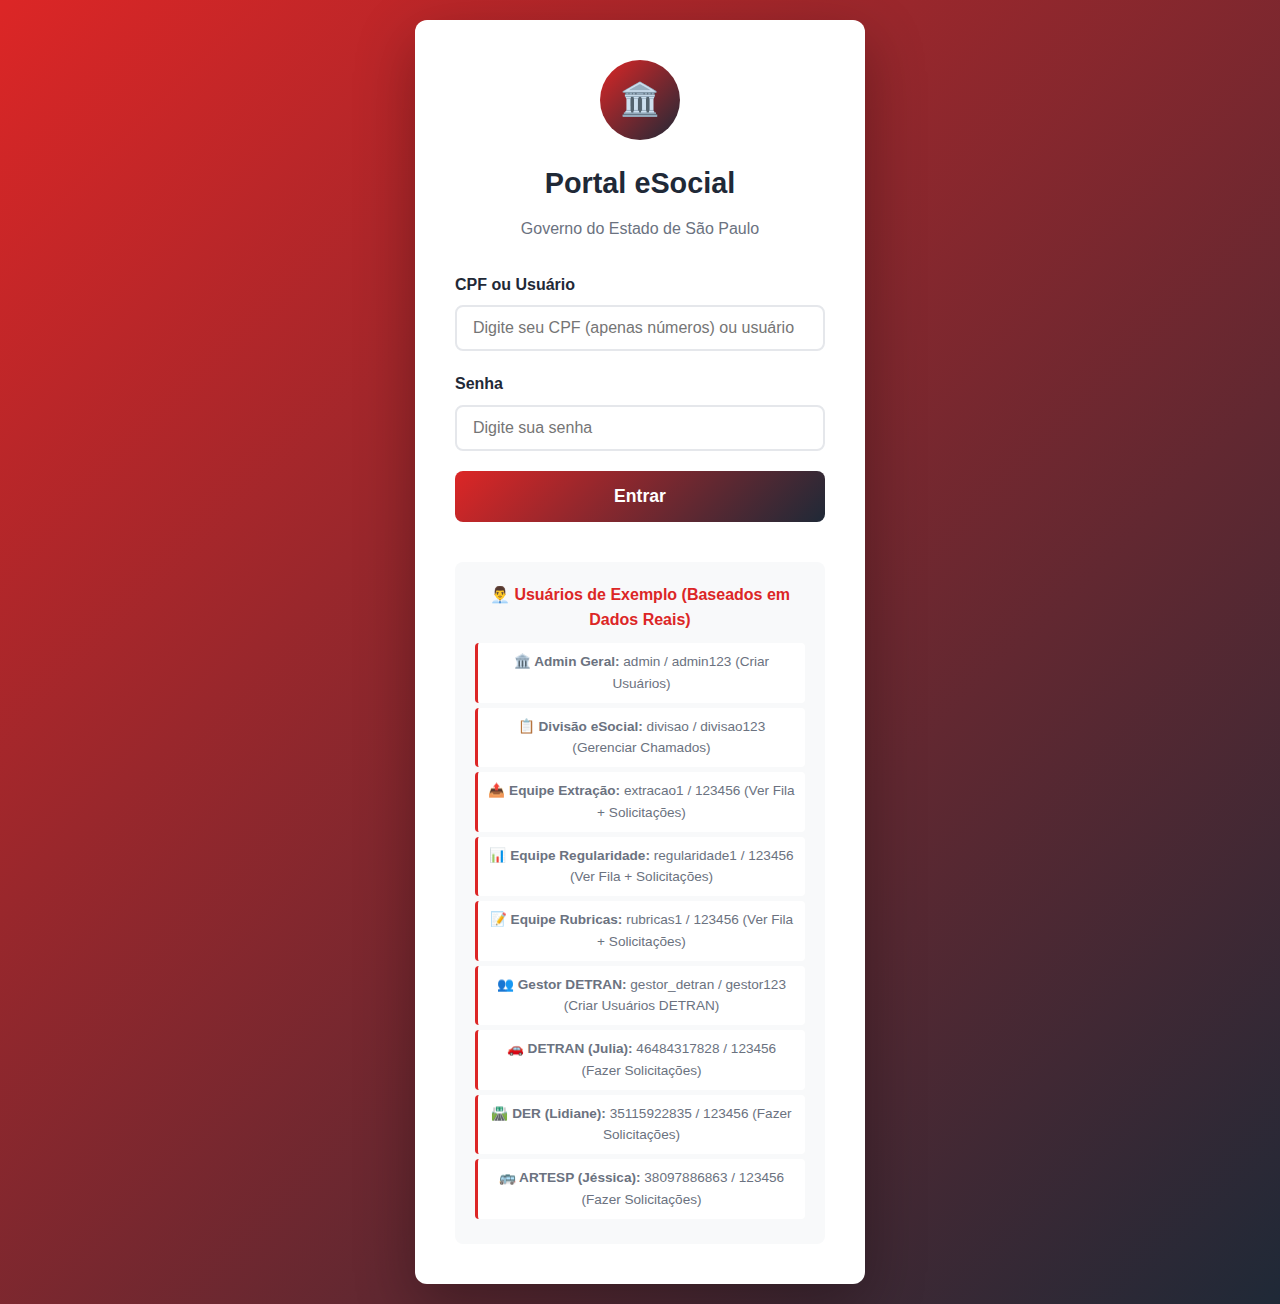
<file: .gitignore/portal_esocial_melhorado.html>
<!DOCTYPE html>
<html lang="pt-BR">
<head>
    <meta charset="UTF-8">
    <meta name="viewport" content="width=device-width, initial-scale=1.0">
    <title>Portal de Solicitações - Governo do Estado de São Paulo</title>
    <style>
        * {
            margin: 0;
            padding: 0;
            box-sizing: border-box;
        }

        body {
            font-family: 'Segoe UI', Tahoma, Geneva, Verdana, sans-serif;
            background: white;
            min-height: 100vh;
            line-height: 1.6;
        }

        /* Estilos do Login */
        .login-container {
            min-height: 100vh;
            display: flex;
            align-items: center;
            justify-content: center;
            background: linear-gradient(135deg, #dc2626 0%, #1f2937 100%);
            padding: 20px;
        }

        .login-box {
            background: white;
            border-radius: 12px;
            padding: 40px;
            box-shadow: 0 20px 60px rgba(0,0,0,0.3);
            width: 100%;
            max-width: 450px;
            text-align: center;
        }

        .login-header {
            margin-bottom: 30px;
        }

        .login-logo {
            width: 80px;
            height: 80px;
            background: linear-gradient(135deg, #dc2626 0%, #1f2937 100%);
            border-radius: 50%;
            margin: 0 auto 20px;
            display: flex;
            align-items: center;
            justify-content: center;
            color: white;
            font-size: 2rem;
        }

        .login-title {
            color: #1f2937;
            font-size: 1.8rem;
            font-weight: 700;
            margin-bottom: 10px;
        }

        .login-subtitle {
            color: #6b7280;
            font-size: 1rem;
        }

        .login-form {
            text-align: left;
        }

        .form-group {
            margin-bottom: 20px;
        }

        .form-group label {
            display: block;
            margin-bottom: 8px;
            color: #1f2937;
            font-weight: 600;
        }

        .form-group input {
            width: 100%;
            padding: 12px 16px;
            border: 2px solid #e5e7eb;
            border-radius: 8px;
            font-size: 1rem;
            transition: all 0.3s ease;
        }

        .form-group input:focus {
            outline: none;
            border-color: #dc2626;
            box-shadow: 0 0 0 3px rgba(220, 38, 38, 0.1);
        }

        .btn-login {
            width: 100%;
            background: linear-gradient(135deg, #dc2626 0%, #1f2937 100%);
            color: white;
            border: none;
            padding: 15px;
            border-radius: 8px;
            font-size: 1.1rem;
            font-weight: 600;
            cursor: pointer;
            transition: all 0.3s ease;
            margin-bottom: 20px;
        }

        .btn-login:hover {
            transform: translateY(-2px);
            box-shadow: 0 8px 25px rgba(220, 38, 38, 0.3);
        }

        .login-help {
            background: #f8f9fa;
            padding: 20px;
            border-radius: 8px;
            margin-top: 20px;
        }

        .login-help h4 {
            color: #dc2626;
            margin-bottom: 10px;
            font-size: 1rem;
        }

        .usuarios-teste {
            font-size: 0.85rem;
            color: #6b7280;
        }

        .usuario-exemplo {
            background: white;
            padding: 8px;
            margin: 5px 0;
            border-radius: 4px;
            border-left: 3px solid #dc2626;
        }

        .error-message {
            background: #fef2f2;
            color: #dc2626;
            padding: 12px;
            border-radius: 6px;
            margin-bottom: 20px;
            border: 1px solid #fecaca;
            display: none;
        }

        /* Estilos principais (quando logado) */
        .main-container {
            display: none;
        }

        .header {
            background: white;
            color: #1f2937;
            padding: 20px 0;
            border-bottom: 3px solid #dc2626;
        }

        .header-content {
            max-width: 1200px;
            margin: 0 auto;
            padding: 0 20px;
            display: flex;
            align-items: center;
            justify-content: space-between;
        }

        .logo-section {
            display: flex;
            align-items: center;
            gap: 20px;
        }

        .gov-sp-logo {
            display: flex;
            align-items: center;
            flex-shrink: 0;
        }

        .gov-logo-icon {
            background: #1f2937;
            border-radius: 8px;
            padding: 12px 16px;
            display: flex;
            align-items: center;
            gap: 8px;
        }

        .logo-square-white {
            width: 24px;
            height: 20px;
            background: white;
            border-radius: 3px;
            position: relative;
        }

        .logo-square-white::after {
            content: '';
            position: absolute;
            top: 50%;
            right: -10px;
            transform: translateY(-50%);
            width: 0;
            height: 0;
            border-left: 8px solid white;
            border-top: 5px solid transparent;
            border-bottom: 5px solid transparent;
        }

        .logo-square-red {
            width: 24px;
            height: 20px;
            background: #dc2626;
            border-radius: 3px;
        }

        .gov-text-logo {
            color: white;
            font-size: 0.9rem;
            font-weight: 700;
            line-height: 1.2;
        }

        .header-title {
            text-align: center;
            flex: 1;
        }

        .header h1 {
            font-size: 2.2rem;
            font-weight: 700;
            margin-bottom: 8px;
            color: #1f2937;
        }

        .header p {
            font-size: 1.1rem;
            color: #1f2937;
        }

        .user-info {
            display: flex;
            align-items: center;
            gap: 15px;
            background: #f8f9fa;
            padding: 12px 20px;
            border-radius: 8px;
        }

        .user-avatar {
            width: 40px;
            height: 40px;
            background: linear-gradient(135deg, #dc2626 0%, #1f2937 100%);
            border-radius: 50%;
            display: flex;
            align-items: center;
            justify-content: center;
            color: white;
            font-weight: 700;
            font-size: 1.1rem;
        }

        .user-details {
            display: flex;
            flex-direction: column;
        }

        .user-name {
            font-weight: 600;
            color: #1f2937;
            font-size: 0.9rem;
        }

        .user-org {
            font-size: 0.8rem;
            color: #6b7280;
        }

        .btn-logout {
            background: #dc2626;
            color: white;
            border: none;
            padding: 8px 15px;
            border-radius: 6px;
            cursor: pointer;
            font-size: 0.85rem;
            transition: all 0.3s ease;
        }

        .btn-logout:hover {
            background: #b91c1c;
        }

        .perfil-badge {
            background: #dc2626;
            color: white;
            padding: 4px 8px;
            border-radius: 12px;
            font-size: 0.7rem;
            font-weight: 600;
            text-transform: uppercase;
        }

        .container {
            max-width: 1200px;
            margin: 0 auto;
            padding: 40px 20px;
        }

        /* PAINEL ADMINISTRATIVO */
        .admin-panel {
            background: linear-gradient(135deg, #1e3a8a 0%, #dc2626 100%);
            color: white;
            padding: 40px;
            border-radius: 16px;
            margin-bottom: 40px;
            box-shadow: 0 10px 30px rgba(0,0,0,0.2);
        }

        .admin-panel h2 {
            font-size: 2.2rem;
            margin-bottom: 10px;
            text-align: center;
        }

        .admin-panel .subtitle {
            text-align: center;
            opacity: 0.9;
            margin-bottom: 40px;
            font-size: 1.1rem;
        }

        .admin-tabs {
            display: flex;
            gap: 10px;
            margin-bottom: 30px;
            justify-content: center;
            flex-wrap: wrap;
        }

        .admin-tab {
            background: rgba(255,255,255,0.2);
            border: none;
            color: white;
            padding: 12px 25px;
            border-radius: 25px;
            cursor: pointer;
            font-weight: 600;
            transition: all 0.3s ease;
            backdrop-filter: blur(10px);
        }

        .admin-tab.active {
            background: rgba(255,255,255,0.3);
            transform: scale(1.05);
        }

        .admin-tab:hover {
            background: rgba(255,255,255,0.25);
        }

        .admin-content {
            background: rgba(255,255,255,0.1);
            border-radius: 12px;
            padding: 30px;
            backdrop-filter: blur(10px);
        }

        .admin-stats {
            display: grid;
            grid-template-columns: repeat(auto-fit, minmax(200px, 1fr));
            gap: 20px;
            margin-bottom: 30px;
        }

        .stat-card {
            background: rgba(255,255,255,0.95);
            color: #1f2937;
            padding: 25px;
            border-radius: 12px;
            text-align: center;
            cursor: pointer;
            transition: all 0.3s ease;
            box-shadow: 0 4px 15px rgba(0,0,0,0.1);
        }

        .stat-card:hover {
            transform: translateY(-5px);
            box-shadow: 0 8px 25px rgba(0,0,0,0.2);
        }

        .stat-number {
            font-size: 2.5rem;
            font-weight: 700;
            color: #dc2626;
            margin-bottom: 5px;
        }

        .stat-label {
            color: #6b7280;
            font-size: 0.95rem;
            font-weight: 600;
        }

        .stat-icon {
            font-size: 2rem;
            margin-bottom: 10px;
            color: #1e3a8a;
        }

        /* GESTÃO DE USUÁRIOS */
        .user-management {
            display: none;
        }

        .btn-novo-usuario {
            background: #16a34a;
            color: white;
            border: none;
            padding: 12px 25px;
            border-radius: 8px;
            cursor: pointer;
            font-weight: 600;
            margin-bottom: 25px;
            transition: all 0.3s ease;
        }

        .btn-novo-usuario:hover {
            background: #15803d;
            transform: translateY(-2px);
        }

        .users-table {
            background: rgba(255,255,255,0.95);
            border-radius: 12px;
            overflow: hidden;
            color: #1f2937;
        }

        .users-table table {
            width: 100%;
            border-collapse: collapse;
        }

        .users-table th,
        .users-table td {
            padding: 15px;
            text-align: left;
            border-bottom: 1px solid #e5e7eb;
        }

        .users-table th {
            background: #f8f9fa;
            font-weight: 600;
            color: #1f2937;
        }

        .btn-action {
            padding: 6px 12px;
            border: none;
            border-radius: 4px;
            cursor: pointer;
            font-size: 0.85rem;
            margin: 0 2px;
            transition: all 0.3s ease;
        }

        .btn-edit {
            background: #3b82f6;
            color: white;
        }

        .btn-delete {
            background: #ef4444;
            color: white;
        }

        .btn-assign {
            background: #8b5cf6;
            color: white;
        }

        .btn-action:hover {
            transform: translateY(-1px);
        }

        /* SOLICITAÇÕES ATIVAS */
        .solicitacoes-ativas {
            display: none;
        }

        .filter-section {
            background: rgba(255,255,255,0.95);
            color: #1f2937;
            padding: 20px;
            border-radius: 12px;
            margin-bottom: 20px;
        }

        .filter-grid {
            display: grid;
            grid-template-columns: repeat(auto-fit, minmax(200px, 1fr));
            gap: 15px;
            align-items: end;
        }

        .filter-group {
            display: flex;
            flex-direction: column;
        }

        .filter-group label {
            font-weight: 600;
            margin-bottom: 5px;
            color: #1f2937;
        }

        .filter-group select,
        .filter-group input {
            padding: 8px 12px;
            border: 1px solid #d1d5db;
            border-radius: 6px;
            font-size: 0.9rem;
        }

        .btn-filter {
            background: #1e3a8a;
            color: white;
            border: none;
            padding: 10px 20px;
            border-radius: 6px;
            cursor: pointer;
            font-weight: 600;
            height: fit-content;
        }

        .solicitacao-item {
            background: rgba(255,255,255,0.95);
            color: #1f2937;
            padding: 20px;
            margin-bottom: 15px;
            border-radius: 12px;
            cursor: pointer;
            transition: all 0.3s ease;
            border-left: 5px solid #dc2626;
        }

        .solicitacao-item:hover {
            transform: translateX(10px);
            box-shadow: 0 5px 20px rgba(0,0,0,0.1);
        }

        .solicitacao-header {
            display: flex;
            justify-content: space-between;
            align-items: center;
            margin-bottom: 10px;
        }

        .solicitacao-id {
            font-weight: 700;
            color: #dc2626;
        }

        .solicitacao-status {
            padding: 4px 12px;
            border-radius: 15px;
            font-size: 0.8rem;
            font-weight: 600;
        }

        .status-pendente {
            background: #fbbf24;
            color: #92400e;
        }

        .status-andamento {
            background: #60a5fa;
            color: #1e3a8a;
        }

        .status-aguardando {
            background: #f59e0b;
            color: #92400e;
        }

        .status-concluida {
            background: #34d399;
            color: #065f46;
        }

        .solicitacao-info {
            font-size: 0.9rem;
            color: #6b7280;
        }

        .solicitacao-assignee {
            margin-top: 8px;
            font-size: 0.85rem;
            color: #1e3a8a;
            font-weight: 600;
        }

        /* SEÇÃO PRINCIPAL PARA USUÁRIOS NORMAIS */
        .intro-section {
            background: white;
            padding: 40px;
            border-radius: 12px;
            box-shadow: 0 2px 8px rgba(0,0,0,0.1);
            margin-bottom: 40px;
            border-left: 5px solid #dc2626;
            border: 1px solid #e5e7eb;
        }

        .intro-section h2 {
            color: #dc2626;
            font-size: 1.8rem;
            margin-bottom: 15px;
            font-weight: 700;
        }

        .intro-section p {
            color: #1f2937;
            font-size: 1.1rem;
            margin-bottom: 15px;
        }

        .services-grid {
            display: grid;
            grid-template-columns: repeat(auto-fit, minmax(300px, 1fr));
            gap: 20px;
            margin-bottom: 40px;
        }

        .service-card {
            background: white;
            border: 2px solid #e5e7eb;
            border-radius: 8px;
            padding: 30px 25px;
            text-align: center;
            transition: all 0.3s ease;
            cursor: pointer;
            position: relative;
            overflow: hidden;
        }

        .service-card::before {
            content: '';
            position: absolute;
            top: 0;
            left: 0;
            right: 0;
            height: 4px;
            background: #dc2626;
            transform: scaleX(0);
            transition: transform 0.3s ease;
        }

        .service-card:hover::before {
            transform: scaleX(1);
        }

        .service-card:hover {
            transform: translateY(-3px);
            box-shadow: 0 8px 25px rgba(220, 38, 38, 0.15);
            border-color: #dc2626;
        }

        .service-icon {
            font-size: 3rem;
            color: #dc2626;
            margin-bottom: 15px;
        }

        .service-title {
            font-size: 1.3rem;
            font-weight: 700;
            color: #1f2937;
            margin-bottom: 8px;
        }

        .service-description {
            color: #6b7280;
            font-size: 0.95rem;
        }

        /* MODAL */
        .modal {
            display: none;
            position: fixed;
            z-index: 1000;
            left: 0;
            top: 0;
            width: 100%;
            height: 100%;
            background: rgba(0,0,0,0.7);
            backdrop-filter: blur(5px);
        }

        .modal-content {
            background: white;
            margin: 3% auto;
            border-radius: 16px;
            width: 90%;
            max-width: 800px;
            max-height: 90vh;
            overflow-y: auto;
            box-shadow: 0 20px 60px rgba(0,0,0,0.3);
        }

        .modal-header {
            display: flex;
            justify-content: space-between;
            align-items: center;
            padding: 25px 30px;
            border-bottom: 2px solid #e5e7eb;
            background: linear-gradient(135deg, #dc2626 0%, #1f2937 100%);
            color: white;
            border-radius: 16px 16px 0 0;
        }

        .modal-header h2 {
            margin: 0;
            font-size: 1.5rem;
            font-weight: 700;
        }

        .btn-fechar {
            background: none;
            border: none;
            color: white;
            font-size: 2rem;
            cursor: pointer;
            padding: 0;
            width: 30px;
            height: 30px;
            display: flex;
            align-items: center;
            justify-content: center;
            border-radius: 50%;
            transition: background 0.3s ease;
        }

        .btn-fechar:hover {
            background: rgba(255,255,255,0.2);
        }

        .modal-body {
            padding: 30px;
        }

        /* FORMULÁRIO */
        .form-grid {
            display: grid;
            grid-template-columns: 1fr 1fr;
            gap: 25px;
            margin-bottom: 25px;
        }

        .form-group.full-width {
            grid-column: 1 / -1;
        }

        label {
            display: block;
            margin-bottom: 8px;
            color: #1f2937;
            font-weight: 600;
            font-size: 1rem;
        }

        input, select, textarea {
            width: 100%;
            padding: 12px 16px;
            border: 2px solid #e5e7eb;
            border-radius: 8px;
            font-size: 1rem;
            transition: all 0.3s ease;
            background: white;
        }

        input:focus, select:focus, textarea:focus {
            outline: none;
            border-color: #dc2626;
            box-shadow: 0 0 0 3px rgba(220, 38, 38, 0.1);
        }

        .btn-primary {
            background: linear-gradient(135deg, #dc2626 0%, #1f2937 100%);
            color: white;
            border: none;
            padding: 12px 30px;
            border-radius: 8px;
            cursor: pointer;
            font-weight: 600;
            transition: all 0.3s ease;
        }

        .btn-primary:hover {
            transform: translateY(-2px);
            box-shadow: 0 8px 25px rgba(220, 38, 38, 0.3);
        }

        /* FORMULÁRIO DE SOLICITAÇÕES */
        .form-container {
            display: none;
            background: white;
            border-radius: 12px;
            padding: 40px;
            box-shadow: 0 4px 12px rgba(0,0,0,0.1);
            margin-top: 20px;
        }

        .form-header {
            text-align: center;
            margin-bottom: 40px;
            padding-bottom: 20px;
            border-bottom: 2px solid #e5e7eb;
        }

        .form-header h2 {
            color: #dc2626;
            font-size: 2rem;
            margin-bottom: 10px;
            font-weight: 700;
        }

        .form-header .service-type {
            color: #dc2626;
            font-size: 1.1rem;
            font-weight: 600;
            margin-bottom: 10px;
            background: #fef2f2;
            padding: 8px 16px;
            border-radius: 20px;
            display: inline-block;
            border: 1px solid #fecaca;
        }

        .btn-voltar {
            background: linear-gradient(90deg, #dc2626 0%, #1f2937 100%);
            color: white;
            border: none;
            padding: 12px 25px;
            border-radius: 8px;
            cursor: pointer;
            margin-bottom: 30px;
            transition: all 0.3s ease;
            font-size: 1rem;
            font-weight: 600;
        }

        .btn-voltar:hover {
            background: linear-gradient(90deg, #b91c1c 0%, #111827 100%);
            transform: translateY(-1px);
            box-shadow: 0 4px 12px rgba(220, 38, 38, 0.3);
        }

        textarea {
            resize: vertical;
            min-height: 120px;
        }

        .char-counter {
            text-align: right;
            font-size: 0.9rem;
            color: #374151;
            margin-top: 5px;
        }

        .char-counter.error {
            color: #dc2626;
        }

        .file-upload {
            border: 2px dashed #d1d5db;
            border-radius: 8px;
            padding: 30px;
            text-align: center;
            transition: all 0.3s ease;
            background: #f9fafb;
        }

        .file-upload:hover {
            border-color: #1e3a8a;
            background: #f0f9ff;
        }

        .file-upload input {
            display: none;
        }

        .file-upload label {
            cursor: pointer;
            color: #1e3a8a;
            font-weight: 600;
        }

        .btn-enviar {
            background: linear-gradient(90deg, #dc2626 0%, #1f2937 100%);
            color: white;
            border: none;
            padding: 15px 40px;
            font-size: 1.1rem;
            font-weight: 600;
            border-radius: 8px;
            cursor: pointer;
            width: 100%;
            margin-top: 25px;
            transition: all 0.3s ease;
        }

        .btn-enviar:hover:not(:disabled) {
            background: linear-gradient(90deg, #b91c1c 0%, #111827 100%);
            transform: translateY(-2px);
            box-shadow: 0 8px 20px rgba(220, 38, 38, 0.3);
        }

        .btn-enviar:disabled {
            background: #6b7280;
            cursor: not-allowed;
            transform: none;
            box-shadow: none;
        }

        .success-message {
            background: #f0fdf4;
            color: #166534;
            padding: 20px;
            border-radius: 8px;
            margin-bottom: 20px;
            border: 1px solid #bbf7d0;
            display: none;
        }

        .footer {
            background: #1f2937;
            color: #d1d5db;
            padding: 30px 0;
            margin-top: 60px;
            text-align: center;
        }

        .footer p {
            max-width: 1200px;
            margin: 0 auto;
            padding: 0 20px;
        }

        @media (max-width: 768px) {
            .header-content {
                flex-direction: column;
                gap: 15px;
                text-align: center;
            }
            
            .services-grid {
                grid-template-columns: 1fr;
            }
            
            .form-grid {
                grid-template-columns: 1fr;
            }
            
            .admin-stats {
                grid-template-columns: 1fr;
            }

            .filter-grid {
                grid-template-columns: 1fr;
            }
        }
    </style>
</head>
<body>
    <!-- Tela de Login -->
    <div id="login-container" class="login-container">
        <div class="login-box">
            <div class="login-header">
                <div class="login-logo">🏛️</div>
                <h1 class="login-title">Portal eSocial</h1>
                <p class="login-subtitle">Governo do Estado de São Paulo</p>
            </div>

            <div class="error-message" id="error-message">
                Usuário ou senha incorretos. Tente novamente.
            </div>

            <form id="login-form" class="login-form">
                <div class="form-group">
                    <label for="usuario">CPF ou Usuário</label>
                    <input type="text" id="usuario" name="usuario" required placeholder="Digite seu CPF (apenas números) ou usuário">
                </div>

                <div class="form-group">
                    <label for="senha">Senha</label>
                    <input type="password" id="senha" name="senha" required placeholder="Digite sua senha">
                </div>

                <button type="submit" class="btn-login">Entrar</button>
            </form>

            <div class="login-help">
                <h4>👨‍💼 Usuários de Exemplo (Baseados em Dados Reais)</h4>
                <div class="usuarios-teste">
                    <div class="usuario-exemplo">
                        <strong>🏛️ Admin Geral:</strong> admin / admin123 (Criar Usuários)
                    </div>
                    <div class="usuario-exemplo">
                        <strong>📋 Divisão eSocial:</strong> divisao / divisao123 (Gerenciar Chamados)
                    </div>
                    <div class="usuario-exemplo">
                        <strong>📤 Equipe Extração:</strong> extracao1 / 123456 (Ver Fila + Solicitações)
                    </div>
                    <div class="usuario-exemplo">
                        <strong>📊 Equipe Regularidade:</strong> regularidade1 / 123456 (Ver Fila + Solicitações)
                    </div>
                    <div class="usuario-exemplo">
                        <strong>📝 Equipe Rubricas:</strong> rubricas1 / 123456 (Ver Fila + Solicitações)
                    </div>
                    <div class="usuario-exemplo">
                        <strong>👥 Gestor DETRAN:</strong> gestor_detran / gestor123 (Criar Usuários DETRAN)
                    </div>
                    <div class="usuario-exemplo">
                        <strong>🚗 DETRAN (Julia):</strong> 46484317828 / 123456 (Fazer Solicitações)
                    </div>
                    <div class="usuario-exemplo">
                        <strong>🛣️ DER (Lidiane):</strong> 35115922835 / 123456 (Fazer Solicitações)
                    </div>
                    <div class="usuario-exemplo">
                        <strong>🚌 ARTESP (Jéssica):</strong> 38097886863 / 123456 (Fazer Solicitações)
                    </div>
                </div>
            </div>
        </div>
    </div>

    <!-- Container Principal (após login) -->
    <div id="main-container" class="main-container">
        <!-- Header -->
        <div class="header">
            <div class="header-content">
                <div class="gov-sp-logo">
                    <div class="gov-logo-icon">
                        <div class="logo-square-white"></div>
                        <div class="logo-square-red"></div>
                        <div class="gov-text-logo">
                            SÃO PAULO<br>
                            GOVERNO DO ESTADO
                        </div>
                    </div>
                </div>
                
                <div class="header-title">
                    <h1>Portal eSocial - Solicitações</h1>
                    <p>O seu canal de comunicação com a Equipe do eSocial</p>
                </div>

                <div class="user-info" id="user-info">
                    <div class="user-avatar" id="user-avatar">A</div>
                    <div class="user-details">
                        <div class="user-name" id="user-name">Nome do Usuário</div>
                        <div class="user-org" id="user-org">Órgão</div>
                        <div class="perfil-badge" id="user-perfil">Usuario</div>
                    </div>
                    <button class="btn-logout" onclick="logout()">Sair</button>
                </div>
            </div>
        </div>

        <div class="container">
            <!-- PAINEL ADMINISTRATIVO -->
            <div id="admin-panel" class="admin-panel" style="display: none;">
                <h2 id="admin-title">🔧 Painel Administrativo</h2>
                <p class="subtitle" id="admin-subtitle">Gestão completa do Portal eSocial</p>

                <div class="admin-tabs">
                    <button class="admin-tab active" onclick="mostrarAbaAdmin('dashboard')">📊 Dashboard</button>
                    <button class="admin-tab" onclick="mostrarAbaAdmin('solicitacoes')">📋 Chamados Abertos</button>
                    <button class="admin-tab" onclick="mostrarAbaAdmin('usuarios')">👥 Gestão de Usuários</button>
                </div>

                <div class="admin-content">
                    <!-- DASHBOARD -->
                    <div id="admin-dashboard" class="admin-dashboard">
                        <div class="admin-stats">
                            <div class="stat-card" onclick="mostrarAbaAdmin('solicitacoes')">
                                <div class="stat-icon">📋</div>
                                <div class="stat-number" id="total-solicitacoes">47</div>
                                <div class="stat-label">Chamados Abertos</div>
                            </div>
                            <div class="stat-card" onclick="mostrarAbaAdmin('usuarios')">
                                <div class="stat-icon">👥</div>
                                <div class="stat-number" id="total-usuarios">127</div>
                                <div class="stat-label">Total de Usuários</div>
                            </div>
                            <div class="stat-card">
                                <div class="stat-icon">🏢</div>
                                <div class="stat-number" id="total-orgaos">23</div>
                                <div class="stat-label">Órgãos Conectados</div>
                            </div>
                            <div class="stat-card">
                                <div class="stat-icon">✅</div>
                                <div class="stat-number">95%</div>
                                <div class="stat-label">Taxa de Resolução</div>
                            </div>
                        </div>
                    </div>

                    <!-- SOLICITAÇÕES ATIVAS -->
                    <div id="admin-solicitacoes" class="solicitacoes-ativas">
                        <div class="filter-section">
                            <h4 style="margin-bottom: 15px; color: #1f2937;">🔍 Filtros de Chamados</h4>
                            <div class="filter-grid">
                                <div class="filter-group">
                                    <label for="filter-status">Status</label>
                                    <select id="filter-status">
                                        <option value="">Todos os Status</option>
                                        <option value="pendente">Pendente</option>
                                        <option value="andamento">Em Andamento</option>
                                        <option value="aguardando">Aguardando</option>
                                        <option value="concluida">Concluída</option>
                                    </select>
                                </div>
                                <div class="filter-group">
                                    <label for="filter-orgao">Órgão</label>
                                    <select id="filter-orgao">
                                        <option value="">Todos os Órgãos</option>
                                    </select>
                                </div>
                                <div class="filter-group">
                                    <label for="filter-responsavel">Equipe Responsável</label>
                                    <select id="filter-responsavel">
                                        <option value="">Todas as Equipes</option>
                                        <option value="">Não Atribuído</option>
                                    </select>
                                </div>
                                <div class="filter-group">
                                    <button class="btn-filter" onclick="aplicarFiltros()">Filtrar</button>
                                </div>
                            </div>
                        </div>

                        <div id="solicitacoes-lista">
                            <!-- Solicitações serão carregadas aqui -->
                        </div>
                    </div>

                    <!-- GESTÃO DE USUÁRIOS -->
                    <div id="admin-usuarios" class="user-management">
                        <button class="btn-novo-usuario" onclick="abrirModalUsuario()">➕ Cadastrar Novo Usuário</button>
                        
                        <div class="users-table">
                            <table>
                                <thead>
                                    <tr>
                                        <th>Nome</th>
                                        <th>E-mail</th>
                                        <th>Órgão</th>
                                        <th>Perfil</th>
                                        <th>Ações</th>
                                    </tr>
                                </thead>
                                <tbody id="users-table-body">
                                    <!-- Usuários serão inseridos aqui via JavaScript -->
                                </tbody>
                            </table>
                        </div>
                    </div>
                </div>
            </div>

            <!-- Seção Principal para Usuários Normais -->
            <div id="user-section">
                <div class="intro-section">
                    <h2 id="intro-title">Portal eSocial - Solicitações</h2>
                    <p id="intro-description"><strong>Aqui você pode fazer solicitações relacionadas ao eSocial, incluindo extrações de dados, reenvios, solicitar Rubrica, transmissões ou alterações de informações no sistema.</strong></p>
                    <p>Este portal foi desenvolvido para facilitar a comunicação entre os órgãos e a equipe responsável pelo eSocial no Estado de São Paulo.</p>
                </div>

                <div class="services-grid" id="services-grid">
                    <div class="service-card" onclick="criarSolicitacao('extracao')">
                        <div class="service-icon">📤</div>
                        <div class="service-title">Extração</div>
                        <div class="service-description">
                            Solicite a extração de dados ou documentos do sistema
                        </div>
                    </div>

                    <div class="service-card" onclick="criarSolicitacao('reenvio')">
                        <div class="service-icon">↩</div>
                        <div class="service-title">Reenvio de Arquivos</div>
                        <div class="service-description">
                            Solicite o reenvio de documentos ou informações
                        </div>
                    </div>

                    <div class="service-card" onclick="criarSolicitacao('criar-rubrica')">
                        <div class="service-icon">📝</div>
                        <div class="service-title">Solicitação de Rubrica</div>
                        <div class="service-description">
                            Criação de nova rubrica ou categoria no sistema
                        </div>
                    </div>

                    <div class="service-card" onclick="criarSolicitacao('transmissao')">
                        <div class="service-icon">📡</div>
                        <div class="service-title">Transmissão</div>
                        <div class="service-description">
                            Transmissão de dados ou documentos entre sistemas
                        </div>
                    </div>
                </div>

                <div class="success-message" id="success-message">
                    <strong>Sucesso!</strong> Sua solicitação foi enviada com sucesso. Em breve você receberá um retorno por e-mail.
                </div>

                <!-- Formulário de solicitação -->
                <div id="form-container" class="form-container" style="display: none;">
                    <button class="btn-voltar" onclick="voltarHome()">← Voltar</button>
                    
                    <div class="form-header">
                        <div class="service-type" id="service-type-title">Tipo de Solicitação</div>
                        <h2>Nova Solicitação</h2>
                        <p>Preencha todos os campos obrigatórios para processar sua solicitação</p>
                    </div>

                    <div class="success-message" id="success-message-form" style="display: none;">
                        <strong>Sucesso!</strong> Sua solicitação foi enviada com sucesso. Em breve você receberá um retorno por e-mail.
                    </div>

                    <form id="solicitacao-form">
                        <div class="form-grid">
                            <div class="form-group">
                                <label for="orgao-form">Órgão / Entidade / Unidade *</label>
                                <input type="text" id="orgao-form" name="orgao" readonly style="background: #f3f4f6;">
                            </div>

                            <div class="form-group">
                                <label for="nome-form">Nome *</label>
                                <input type="text" id="nome-form" name="nome" readonly style="background: #f3f4f6;">
                            </div>

                            <div class="form-group">
                                <label for="email-form">E-mail *</label>
                                <input type="email" id="email-form" name="email" readonly style="background: #f3f4f6;">
                            </div>

                            <div class="form-group">
                                <label for="telefone">Telefone Celular</label>
                                <input type="tel" id="telefone" name="telefone" placeholder="(11) 99999-9999">
                            </div>

                            <div class="form-group full-width">
                                <label for="descricao">Descrição *</label>
                                <textarea id="descricao" name="descricao" placeholder="Descreva detalhadamente sua solicitação, incluindo informações relevantes para o processamento..." required minlength="120" maxlength="10000"></textarea>
                                <div class="char-counter" id="char-counter">0 / 10000 caracteres (mínimo: 120)</div>
                            </div>

                            <div class="form-group full-width">
                                <label>Anexos</label>
                                <div class="file-upload">
                                    <input type="file" id="anexos" name="anexos" multiple accept=".pdf,.doc,.docx,.jpg,.jpeg,.png,.txt">
                                    <label for="anexos">
                                        📎 Clique aqui para selecionar arquivos<br>
                                        <small>Formatos aceitos: PDF, DOC, DOCX, JPG, PNG, TXT</small>
                                    </label>
                                </div>
                                <div id="file-list"></div>
                            </div>
                        </div>

                        <button type="submit" class="btn-enviar" id="btn-enviar" disabled>
                            Enviar Solicitação
                        </button>
                    </form>
                </div>
            </div>
        </div>

        <!-- Footer -->
        <div class="footer">
            <p>Portal eSocial - Governo do Estado de São Paulo | V 1.4.0.502 - © Copyright 2025 - Prodesp - Companhia de Processamento de Dados do Estado de São Paulo | Todos os direitos reservados</p>
        </div>
    </div>

    <!-- Modal para Cadastro/Edição de Usuário -->
    <div id="modal-usuario" class="modal">
        <div class="modal-content">
            <div class="modal-header">
                <h2 id="modal-titulo">Cadastrar Novo Usuário</h2>
                <button class="btn-fechar" onclick="fecharModalUsuario()">×</button>
            </div>
            <div class="modal-body">
                <form id="form-usuario">
                    <div class="form-grid">
                        <div class="form-group">
                            <label for="modal-nome">Nome Completo *</label>
                            <input type="text" id="modal-nome" required>
                        </div>
                        <div class="form-group">
                            <label for="modal-cpf">CPF *</label>
                            <input type="text" id="modal-cpf" required placeholder="000.000.000-00">
                        </div>
                        <div class="form-group">
                            <label for="modal-email">E-mail *</label>
                            <input type="email" id="modal-email" required>
                        </div>
                        <div class="form-group">
                            <label for="modal-telefone">Telefone</label>
                            <input type="tel" id="modal-telefone" placeholder="(11) 99999-9999">
                        </div>
                        <div class="form-group">
                            <label for="modal-orgao">Órgão *</label>
                            <select id="modal-orgao" required>
                                <option value="">Selecione o órgão</option>
                                <option value="Departamento Estadual de Trânsito - DETRAN">Departamento Estadual de Trânsito - DETRAN</option>
                                <option value="Departamento de Estradas de Rodagem - DER">Departamento de Estradas de Rodagem - DER</option>
                                <option value="Agência de Transporte do Estado de São Paulo - ARTESP">Agência de Transporte do Estado de São Paulo - ARTESP</option>
                                <option value="Hospital das Clínicas FMUSP">Hospital das Clínicas FMUSP</option>
                                <option value="Secretaria da Educação">Secretaria da Educação</option>
                                <option value="Secretaria de Estado da Saúde">Secretaria de Estado da Saúde</option>
                                <option value="Secretaria da Fazenda e Planejamento">Secretaria da Fazenda e Planejamento</option>
                                <option value="Agência de Águas do Estado de São Paulo">Agência de Águas do Estado de São Paulo</option>
                                <option value="Secretaria de Gestão e Governo Digital">Secretaria de Gestão e Governo Digital</option>
                            </select>
                        </div>
                        <div class="form-group">
                            <label for="modal-perfil">Perfil *</label>
                            <select id="modal-perfil" required>
                                <option value="">Selecione o perfil</option>
                                <option value="usuario">Usuário</option>
                                <option value="gestor">Gestor</option>
                            </select>
                        </div>
                        <div class="form-group">
                            <label for="modal-senha">Senha *</label>
                            <input type="password" id="modal-senha" required placeholder="Mínimo 6 caracteres">
                        </div>
                        <div class="form-group">
                            <label for="modal-confirmar-senha">Confirmar Senha *</label>
                            <input type="password" id="modal-confirmar-senha" required>
                        </div>
                    </div>
                    <button type="submit" class="btn-primary">Salvar Usuário</button>
                </form>
            </div>
        </div>
    </div>

    <!-- Modal para Detalhes/Atribuição de Solicitação -->
    <div id="modal-solicitacao" class="modal">
        <div class="modal-content">
            <div class="modal-header">
                <h2 id="modal-solicitacao-titulo">Detalhes da Solicitação</h2>
                <button class="btn-fechar" onclick="fecharModalSolicitacao()">×</button>
            </div>
            <div class="modal-body" id="modal-solicitacao-body">
                <!-- Conteúdo será inserido via JavaScript -->
            </div>
        </div>
    </div>

    <script>
        // Dados dos usuários baseados no arquivo real dos Pontos Focais eSocial
        let usuarios = [
            // === ADMIN GERAL ===
            {
                usuario: 'admin',
                senha: 'admin123',
                nome: 'Administrador Geral do Sistema',
                email: 'admin@esocial.sp.gov.br',
                orgao: 'Secretaria de Gestão e Governo Digital',
                codigoOrgao: 53,
                perfil: 'admin',
                telefone: '(11) 2188-8500'
            },
            
            // === EQUIPE DIVISÃO eSocial (COORDENAÇÃO) ===
            {
                usuario: 'divisao',
                senha: 'divisao123',
                nome: 'Coordenação Divisão eSocial',
                email: 'divisao@esocial.sp.gov.br',
                orgao: 'Secretaria de Gestão e Governo Digital',
                codigoOrgao: 53,
                perfil: 'divisao_esocial',
                telefone: '(11) 2188-8500'
            },
            
            // === EQUIPE EXTRAÇÃO ===
            {
                usuario: 'extracao1',
                senha: '123456',
                nome: 'Ana Paula Santos - Extração',
                email: 'ana.santos@esocial.sp.gov.br',
                orgao: 'Secretaria de Gestão e Governo Digital',
                codigoOrgao: 53,
                perfil: 'equipe_extracao',
                telefone: '(11) 2188-8501'
            },
            {
                usuario: 'extracao2',
                senha: '123456',
                nome: 'Carlos Eduardo Lima - Extração',
                email: 'carlos.lima@esocial.sp.gov.br',
                orgao: 'Secretaria de Gestão e Governo Digital',
                codigoOrgao: 53,
                perfil: 'equipe_extracao',
                telefone: '(11) 2188-8502'
            },
            
            // === EQUIPE REGULARIDADE ===
            {
                usuario: 'regularidade1',
                senha: '123456',
                nome: 'Maria Fernanda Silva - Regularidade',
                email: 'maria.silva@esocial.sp.gov.br',
                orgao: 'Secretaria de Gestão e Governo Digital',
                codigoOrgao: 53,
                perfil: 'equipe_regularidade',
                telefone: '(11) 2188-8503'
            },
            {
                usuario: 'regularidade2',
                senha: '123456',
                nome: 'João Paulo Oliveira - Regularidade',
                email: 'joao.oliveira@esocial.sp.gov.br',
                orgao: 'Secretaria de Gestão e Governo Digital',
                codigoOrgao: 53,
                perfil: 'equipe_regularidade',
                telefone: '(11) 2188-8504'
            },
            
            // === EQUIPE RUBRICAS ===
            {
                usuario: 'rubricas1',
                senha: '123456',
                nome: 'Paula Regina Santos - Rubricas',
                email: 'paula.santos@esocial.sp.gov.br',
                orgao: 'Secretaria de Gestão e Governo Digital',
                codigoOrgao: 53,
                perfil: 'equipe_rubricas',
                telefone: '(11) 2188-8505'
            },
            {
                usuario: 'rubricas2',
                senha: '123456',
                nome: 'Ricardo Almeida Costa - Rubricas',
                email: 'ricardo.costa@esocial.sp.gov.br',
                orgao: 'Secretaria de Gestão e Governo Digital',
                codigoOrgao: 53,
                perfil: 'equipe_rubricas',
                telefone: '(11) 2188-8506'
            },
            
            // === GESTORES ===
            {
                usuario: 'gestor_detran',
                senha: 'gestor123',
                nome: 'Gestor DETRAN eSocial',
                email: 'gestor.detran@detran.sp.gov.br',
                orgao: 'Departamento Estadual de Trânsito Detran - DETRAN',
                codigoOrgao: 9,
                perfil: 'gestor',
                telefone: '(11) 3327-3000'
            },
            {
                usuario: 'gestor_der',
                senha: 'gestor123',
                nome: 'Gestor DER eSocial',
                email: 'gestor.der@sp.gov.br',
                orgao: 'Departamento de Estradas de Rodagem - DER',
                codigoOrgao: 7,
                perfil: 'gestor',
                telefone: '(11) 3311-1400'
            },
            
            // === USUÁRIOS REAIS (PONTOS FOCAIS) ===
            {
                usuario: '42574990870',
                senha: '123456',
                nome: 'RAFAEL FELIPE DA SILVA',
                email: 'rafael.felipe@spaguas.sp.gov.br',
                orgao: 'Agência de Águas do Estado de São Paulo - SP-Águas (nome antigo DAEE)',
                codigoOrgao: 29,
                perfil: 'usuario',
                telefone: '11 3293-3533'
            },
            {
                usuario: '38097886863',
                senha: '123456',
                nome: 'Jéssica Silva de Oliveira',
                email: 'jessica.oliveira@artesp.sp.gov.br',
                orgao: 'Agência de Transporte do Estado de São Paulo - ARTESP',
                codigoOrgao: 24,
                perfil: 'usuario',
                telefone: '(11) 96358-2805'
            },
            {
                usuario: '25593240833',
                senha: '123456',
                nome: 'Daniela Guimarães Cintra',
                email: 'daniela.cintra@apoioartesp.sp.gov.br',
                orgao: 'Agência de Transporte do Estado de São Paulo - ARTESP',
                codigoOrgao: 24,
                perfil: 'usuario',
                telefone: '(11) 98118-4780'
            },
            {
                usuario: '11515081877',
                senha: '123456',
                nome: 'Marisa Simões de Sales Ribeiro',
                email: 'mssribeiro@agem.sp.gov.br',
                orgao: 'Agência Metropolitana da Baixada Santista - AGEM',
                codigoOrgao: null,
                perfil: 'usuario',
                telefone: '(13)97404-2866'
            },
            {
                usuario: '35115922835',
                senha: '123456',
                nome: 'Lidiane da Silva Calsolari Almeida',
                email: 'lscalmeida@sp.gov.br',
                orgao: 'Departamento de Estradas de Rodagem - DER',
                codigoOrgao: 7,
                perfil: 'usuario',
                telefone: '(11) 95041-7122'
            },
            {
                usuario: '46484317828',
                senha: '123456',
                nome: 'Julia da Silva Sponchiado',
                email: 'julia.sponchiado@detran.sp.gov.br',
                orgao: 'Departamento Estadual de Trânsito Detran - DETRAN',
                codigoOrgao: 9,
                perfil: 'usuario',
                telefone: '(11) 94603-4257'
            },
            {
                usuario: '27539698845',
                senha: '123456',
                nome: 'Lucia Freire de Almeida',
                email: 'lucia.almeida@detran.sp.gov.br',
                orgao: 'Departamento Estadual de Trânsito Detran - DETRAN',
                codigoOrgao: 9,
                perfil: 'usuario',
                telefone: '(11) 99125-1772'
            },
            {
                usuario: '32917442840',
                senha: '123456',
                nome: 'Marcos Paulo Botelho Buch',
                email: 'marcos.buch@cps.sp.gov.br',
                orgao: 'CENTRO ESTADUAL DE EDUCAÇÃO TECNOLÓGICA PAULA SOUZA - CEETEPS',
                codigoOrgao: null,
                perfil: 'usuario',
                telefone: '(11) 98595-9928'
            },
            {
                usuario: '96113758320',
                senha: '123456',
                nome: 'Ana Flávia Meneses Feitoza da Silva',
                email: 'ana.silvia@agemcamp.sp.gov.br',
                orgao: 'Agência Metropolitana de Campinas - AGEMCAMP',
                codigoOrgao: null,
                perfil: 'usuario',
                telefone: '(11) 96448-9120'
            },
            {
                usuario: '13735731805',
                senha: '123456',
                nome: 'Raquel Peres Vieira',
                email: 'raquel.vieira@agemcamp.sp.gov.br',
                orgao: 'Agência Metropolitana de Campinas - AGEMCAMP',
                codigoOrgao: null,
                perfil: 'usuario',
                telefone: '(11) 97483-0581'
            },
            {
                usuario: '37230918812',
                senha: '123456',
                nome: 'Luma Maria Fogaça Lourenço',
                email: 'lumafogaca@agemsorocaba.sp.gov.br',
                orgao: 'Agência Metropolitana de Sorocaba - AGEM-SOROCABA',
                codigoOrgao: null,
                perfil: 'usuario',
                telefone: '15 2102-2308'
            },
            {
                usuario: '34890121862',
                senha: '123456',
                nome: 'Dayse Hálima Raymundo',
                email: 'dhrbarros@sp.gov.br',
                orgao: 'Agência Metropolitana do Vale do Paraíba e Litoral Norte - AGEM-VALE',
                codigoOrgao: null,
                perfil: 'usuario',
                telefone: '12 39114372'
            },
            {
                usuario: '15410407830',
                senha: '123456',
                nome: 'Carla Daniela Pascoal Riciati',
                email: 'carla@cbpm.sp.gov.br',
                orgao: 'Caixa Beneficiencia da Polícia Militar - CBPM',
                codigoOrgao: null,
                perfil: 'usuario',
                telefone: '(11) 94700-7405'
            },
            {
                usuario: '11508662843',
                senha: '123456',
                nome: 'Isabel Cristina da Silva',
                email: 'isabel@cbpm.sp.gov.br',
                orgao: 'Caixa Beneficiencia da Polícia Militar - CBPM',
                codigoOrgao: null,
                perfil: 'usuario',
                telefone: '(11) 91919-1648'
            }
        ];

        let solicitacoes = [
            {
                id: 'SOL-2025-001',
                tipo: 'Extração',
                solicitante: 'Julia da Silva Sponchiado',
                orgao: 'Departamento Estadual de Trânsito Detran - DETRAN',
                email: 'julia.sponchiado@detran.sp.gov.br',
                data: '22/08/2025',
                status: 'pendente',
                descricao: 'Solicitação de extração de dados de funcionários ativos no mês de janeiro de 2025, incluindo informações de admissão, demissão e alterações salariais para transmissão do eSocial.',
                observacoes: 'Aguardando atribuição para equipe especializada em extração de dados.',
                responsavel: null
            },
            {
                id: 'SOL-2025-002',
                tipo: 'Reenvio',
                solicitante: 'Lidiane da Silva Calsolari Almeida',
                orgao: 'Departamento de Estradas de Rodagem - DER',
                email: 'lscalmeida@sp.gov.br',
                data: '21/08/2025',
                status: 'andamento',
                descricao: 'Reenvio de arquivo de transmissão do evento S-2299 (Desligamento) que apresentou erro de validação durante o envio inicial ao eSocial.',
                observacoes: 'Em análise técnica pela equipe de regularidade para correção dos dados.',
                responsavel: 'Maria Fernanda Silva - Regularidade'
            },
            {
                id: 'SOL-2025-003',
                tipo: 'Rubrica',
                solicitante: 'Jéssica Silva de Oliveira',
                orgao: 'Agência de Transporte do Estado de São Paulo - ARTESP',
                email: 'jessica.oliveira@artesp.sp.gov.br',
                data: '20/08/2025',
                status: 'concluida',
                descricao: 'Criação de nova rubrica salarial para adicional de insalubridade categoria 3, conforme acordo coletivo 2025.',
                observacoes: 'Rubrica criada com sucesso. Código: 1547 - Adicional Insalubridade Grau Médio.',
                responsavel: 'Paula Regina Santos - Rubricas'
            },
            {
                id: 'SOL-2025-004',
                tipo: 'Transmissão',
                solicitante: 'Carla Daniela Pascoal Riciati',
                orgao: 'Caixa Beneficiencia da Polícia Militar - CBPM',
                email: 'carla@cbpm.sp.gov.br',
                data: '19/08/2025',
                status: 'aguardando',
                descricao: 'Transmissão de dados de afastamento por licença médica para integração com sistema nacional de saúde e previdência.',
                observacoes: 'Aguardando liberação de acesso aos sistemas externos do INSS.',
                responsavel: 'Ana Paula Santos - Extração'
            },
            {
                id: 'SOL-2025-005',
                tipo: 'Regularidade',
                solicitante: 'Marcos Paulo Botelho Buch',
                orgao: 'CENTRO ESTADUAL DE EDUCAÇÃO TECNOLÓGICA PAULA SOUZA - CEETEPS',
                email: 'marcos.buch@cps.sp.gov.br',
                data: '18/08/2025',
                status: 'andamento',
                descricao: 'Regularização de inconsistências nos eventos S-2200 (Cadastramento Inicial) identificadas no relatório de pendências do eSocial.',
                observacoes: 'Análise em andamento - identificadas 47 inconsistências de CPF e dados pessoais.',
                responsavel: 'João Paulo Oliveira - Regularidade'
            },
            {
                id: 'SOL-2025-006',
                tipo: 'Extração',
                solicitante: 'Lucia Freire de Almeida',
                orgao: 'Departamento Estadual de Trânsito Detran - DETRAN',
                email: 'lucia.almeida@detran.sp.gov.br',
                data: '17/08/2025',
                status: 'pendente',
                descricao: 'Extração de relatório de folha de pagamento consolidada do exercício 2024 para auditoria interna.',
                observacoes: 'Aguardando atribuição para equipe de extração.',
                responsavel: null
            }
        ];

        let usuarioLogado = null;
        let editandoUsuario = null;

        // Verificar se há usuário logado ao carregar a página
        window.addEventListener('DOMContentLoaded', function() {
            const sessao = JSON.parse(sessionStorage.getItem('usuarioLogado') || 'null');
            if (sessao) {
                usuarioLogado = sessao;
                mostrarInterface();
            }
        });

        // Login
        document.getElementById('login-form').addEventListener('submit', function(e) {
            e.preventDefault();
            
            const usuario = document.getElementById('usuario').value.trim();
            const senha = document.getElementById('senha').value;
            
            const usuarioEncontrado = usuarios.find(u => u.usuario === usuario && u.senha === senha);
            
            if (usuarioEncontrado) {
                usuarioLogado = usuarioEncontrado;
                sessionStorage.setItem('usuarioLogado', JSON.stringify(usuarioLogado));
                mostrarInterface();
            } else {
                document.getElementById('error-message').style.display = 'block';
                setTimeout(() => {
                    document.getElementById('error-message').style.display = 'none';
                }, 3000);
            }
        });

        function mostrarInterface() {
            document.getElementById('login-container').style.display = 'none';
            document.getElementById('main-container').style.display = 'block';
            
            // Atualizar informações do usuário
            const iniciais = usuarioLogado.nome.split(' ')
                .map(palavra => palavra[0])
                .slice(0, 2)
                .join('');
            
            document.getElementById('user-avatar').textContent = iniciais;
            document.getElementById('user-name').textContent = usuarioLogado.nome;
            document.getElementById('user-org').textContent = usuarioLogado.orgao;
            document.getElementById('user-perfil').textContent = usuarioLogado.perfil.replace('_', ' ').toUpperCase();
            
            // Controle de acesso por perfil
            if (usuarioLogado.perfil === 'divisao_esocial') {
                // DIVISÃO ESOCIAL: Painel completo, vê todos os chamados
                document.getElementById('admin-panel').style.display = 'block';
                document.getElementById('user-section').style.display = 'none';
                configurarPainelDivisao();
            } else if (usuarioLogado.perfil === 'admin') {
                // ADMIN: Apenas gestão de usuários de todos os órgãos
                document.getElementById('admin-panel').style.display = 'block';
                document.getElementById('user-section').style.display = 'none';
                configurarPainelAdmin();
            } else if (usuarioLogado.perfil === 'gestor') {
                // GESTOR: Apenas gestão de usuários do próprio órgão
                document.getElementById('admin-panel').style.display = 'block';
                document.getElementById('user-section').style.display = 'none';
                configurarPainelGestor();
            } else if (['equipe_extracao', 'equipe_regularidade', 'equipe_rubricas'].includes(usuarioLogado.perfil)) {
                // EQUIPES ESPECIALIZADAS: Veem seus chamados atribuídos + podem fazer solicitações
                document.getElementById('admin-panel').style.display = 'block';
                document.getElementById('user-section').style.display = 'block';
                configurarPainelEquipeEspecializada();
            } else {
                // USUÁRIOS: Apenas solicitações
                document.getElementById('admin-panel').style.display = 'none';
                document.getElementById('user-section').style.display = 'block';
            }
            
            atualizarContadores();
        }

        function logout() {
            sessionStorage.removeItem('usuarioLogado');
            usuarioLogado = null;
            document.getElementById('main-container').style.display = 'none';
            document.getElementById('login-container').style.display = 'flex';
            
            // Limpar formulários
            document.getElementById('login-form').reset();
            document.getElementById('error-message').style.display = 'none';
        }

        // CONFIGURAÇÕES DE PAINEL POR PERFIL
        function configurarPainelDivisao() {
            // Divisão vê todas as abas
            document.querySelectorAll('.admin-tab').forEach(tab => tab.style.display = 'block');
            
            // Configurar títulos
            document.getElementById('admin-title').textContent = '🏛️ Painel Divisão eSocial';
            document.getElementById('admin-subtitle').textContent = 'Gestão completa de chamados e atribuição para equipes especializadas';
            
            // Carregar dados
            carregarTabelaUsuarios();
            carregarSolicitacoes();
            preencherFiltros();
            mostrarAbaAdmin('dashboard');
        }

        function configurarPainelAdmin() {
            // Admin vê apenas aba de usuários
            document.querySelectorAll('.admin-tab').forEach(tab => {
                if (tab.textContent.includes('Gestão de Usuários')) {
                    tab.style.display = 'block';
                    tab.classList.add('active');
                } else {
                    tab.style.display = 'none';
                    tab.classList.remove('active');
                }
            });
            
            // Configurar títulos
            document.getElementById('admin-title').textContent = '🏛️ Administração Geral';
            document.getElementById('admin-subtitle').textContent = 'Cadastro e gestão de usuários de todos os órgãos';
            
            // Mostrar apenas gestão de usuários
            document.getElementById('admin-dashboard').style.display = 'none';
            document.getElementById('admin-solicitacoes').style.display = 'none';
            document.getElementById('admin-usuarios').style.display = 'block';
            
            carregarTabelaUsuarios();
        }

        function configurarPainelGestor() {
            // Gestor vê apenas aba de usuários
            document.querySelectorAll('.admin-tab').forEach(tab => {
                if (tab.textContent.includes('Gestão de Usuários')) {
                    tab.style.display = 'block';
                    tab.classList.add('active');
                } else {
                    tab.style.display = 'none';
                    tab.classList.remove('active');
                }
            });
            
            // Configurar títulos
            document.getElementById('admin-title').textContent = '👥 Gestão de Usuários';
            document.getElementById('admin-subtitle').textContent = 'Cadastre usuários para ' + usuarioLogado.orgao;
            
            // Mostrar apenas gestão de usuários
            document.getElementById('admin-dashboard').style.display = 'none';
            document.getElementById('admin-solicitacoes').style.display = 'none';
            document.getElementById('admin-usuarios').style.display = 'block';
            
            carregarTabelaUsuarios();
        }

        function configurarPainelEquipeEspecializada() {
            // Equipes especializadas veem apenas aba de chamados atribuídos
            document.querySelectorAll('.admin-tab').forEach(tab => {
                if (tab.textContent.includes('Chamados')) {
                    tab.style.display = 'block';
                    tab.classList.add('active');
                    // Alterar texto da aba para ser mais específico
                    tab.innerHTML = '📋 Minha Fila de Chamados';
                } else {
                    tab.style.display = 'none';
                    tab.classList.remove('active');
                }
            });
            
            // Configurar títulos baseado no tipo de equipe
            const tiposEquipe = {
                'equipe_extracao': {
                    emoji: '📤',
                    nome: 'Equipe de Extração',
                    descricao: 'Chamados de extração de dados e relatórios atribuídos para sua equipe'
                },
                'equipe_regularidade': {
                    emoji: '📊', 
                    nome: 'Equipe de Regularidade',
                    descricao: 'Chamados de regularidade e conformidade atribuídos para sua equipe'
                },
                'equipe_rubricas': {
                    emoji: '📝',
                    nome: 'Equipe de Rubricas', 
                    descricao: 'Chamados de criação e gestão de rubricas atribuídos para sua equipe'
                }
            };
            
            const tipoEquipe = tiposEquipe[usuarioLogado.perfil];
            document.getElementById('admin-title').textContent = `${tipoEquipe.emoji} ${tipoEquipe.nome}`;
            document.getElementById('admin-subtitle').textContent = tipoEquipe.descricao;
            
            // Mostrar apenas solicitações atribuídas
            document.getElementById('admin-dashboard').style.display = 'none';
            document.getElementById('admin-solicitacoes').style.display = 'block';
            document.getElementById('admin-usuarios').style.display = 'none';
            
            // Configurar filtros específicos para a equipe
            preencherFiltrosEquipeEspecializada();
            carregarSolicitacoesEquipeEspecializada();
        }

        function mostrarAbaAdmin(aba) {
            // Remover classe active de todas as abas
            document.querySelectorAll('.admin-tab').forEach(tab => tab.classList.remove('active'));
            
            // Adicionar classe active na aba clicada (se existir event.target)
            if (typeof event !== 'undefined' && event.target) {
                event.target.classList.add('active');
            } else {
                // Caso seja chamado programaticamente
                document.querySelectorAll('.admin-tab').forEach(tab => {
                    if ((aba === 'dashboard' && tab.textContent.includes('Dashboard')) ||
                        (aba === 'solicitacoes' && (tab.textContent.includes('Chamados') || tab.textContent.includes('Fila'))) ||
                        (aba === 'usuarios' && tab.textContent.includes('Usuários'))) {
                        tab.classList.add('active');
                    }
                });
            }
            
            // Esconder todas as seções
            document.getElementById('admin-dashboard').style.display = 'none';
            document.getElementById('admin-solicitacoes').style.display = 'none';
            document.getElementById('admin-usuarios').style.display = 'none';
            
            // Mostrar seção correspondente
            if (aba === 'dashboard') {
                document.getElementById('admin-dashboard').style.display = 'block';
            } else if (aba === 'solicitacoes') {
                document.getElementById('admin-solicitacoes').style.display = 'block';
                // Se for equipe especializada, carregar suas solicitações específicas
                if (['equipe_extracao', 'equipe_regularidade', 'equipe_rubricas'].includes(usuarioLogado.perfil)) {
                    carregarSolicitacoesEquipeEspecializada();
                } else {
                    carregarSolicitacoes();
                }
            } else if (aba === 'usuarios') {
                document.getElementById('admin-usuarios').style.display = 'block';
                carregarTabelaUsuarios();
            }
        }

        function atualizarContadores() {
            if (usuarioLogado.perfil === 'divisao_esocial') {
                // Divisão vê todos os dados
                document.getElementById('total-solicitacoes').textContent = solicitacoes.filter(s => s.status !== 'concluida').length;
                document.getElementById('total-usuarios').textContent = usuarios.length;
                
                // Contar órgãos únicos
                const orgaosUnicos = [...new Set(usuarios.map(u => u.orgao))].length;
                document.getElementById('total-orgaos').textContent = orgaosUnicos;
            } else if (usuarioLogado.perfil === 'admin') {
                // Admin vê apenas usuários
                document.getElementById('total-usuarios').textContent = usuarios.length;
            } else if (usuarioLogado.perfil === 'gestor') {
                // Gestor vê apenas usuários do próprio órgão
                const usuariosOrgao = usuarios.filter(user => user.orgao === usuarioLogado.orgao);
                document.getElementById('total-usuarios').textContent = usuariosOrgao.length;
            }
        }

        function preencherFiltrosEquipeEspecializada() {
            // Filtros simplificados para equipes especializadas
            const filterStatus = document.getElementById('filter-status');
            // Manter apenas filtro de status - órgão e responsável não são relevantes para suas filas
            
            const filterOrgao = document.getElementById('filter-orgao');
            const filterResponsavel = document.getElementById('filter-responsavel');
            
            // Simplificar - focar apenas no status dos chamados da sua equipe
            filterOrgao.style.display = 'none';
            filterResponsavel.style.display = 'none';
            
            // Ocultar labels dos filtros desnecessários
            filterOrgao.parentElement.style.display = 'none';
            filterResponsavel.parentElement.style.display = 'none';
        }

        function carregarSolicitacoesEquipeEspecializada() {
            const container = document.getElementById('solicitacoes-lista');
            container.innerHTML = '';

            // Filtrar solicitações apenas para membros da equipe do usuário logado
            const membrosEquipe = usuarios.filter(u => u.perfil === usuarioLogado.perfil).map(u => u.nome);
            const solicitacoesDaEquipe = solicitacoes.filter(sol => 
                sol.responsavel && membrosEquipe.includes(sol.responsavel)
            );

            if (solicitacoesDaEquipe.length === 0) {
                container.innerHTML = `
                    <div style="text-align: center; padding: 40px; background: rgba(255,255,255,0.95); border-radius: 12px; color: #6b7280;">
                        <h3>📋 Nenhum chamado atribuído</h3>
                        <p>Não há chamados atribuídos para sua equipe no momento.</p>
                        <p>Aguarde novas atribuições da Divisão eSocial.</p>
                    </div>
                `;
                return;
            }

            solicitacoesDaEquipe.forEach(sol => {
                const statusClass = `status-${sol.status}`;
                const solicitacaoDiv = document.createElement('div');
                solicitacaoDiv.className = 'solicitacao-item';
                solicitacaoDiv.onclick = () => verDetalheSolicitacaoEquipe(sol.id);
                
                solicitacaoDiv.innerHTML = `
                    <div class="solicitacao-header">
                        <span class="solicitacao-id">${sol.id}</span>
                        <span class="solicitacao-status ${statusClass}">${sol.status.charAt(0).toUpperCase() + sol.status.slice(1)}</span>
                    </div>
                    <div class="solicitacao-info">
                        <strong>${sol.orgao}:</strong> ${sol.tipo} - ${sol.descricao.substring(0, 80)}...<br>
                        <small>Solicitado por ${sol.solicitante} • ${sol.data}</small>
                        <div class="solicitacao-assignee">👤 Atribuído para: ${sol.responsavel}</div>
                    </div>
                `;
                
                container.appendChild(solicitacaoDiv);
            });
        }

        function verDetalheSolicitacaoEquipe(id) {
            const modal = document.getElementById('modal-solicitacao');
            const titulo = document.getElementById('modal-solicitacao-titulo');
            const body = document.getElementById('modal-solicitacao-body');
            
            const solicitacao = solicitacoes.find(s => s.id === id);
            if (!solicitacao) return;

            titulo.textContent = `Chamado ${id} - Sua Responsabilidade`;
            
            body.innerHTML = `
                <div style="margin-bottom: 20px;">
                    <h4 style="color: #dc2626; margin-bottom: 15px;">📋 Informações do Chamado</h4>
                    <p><strong>Tipo:</strong> ${solicitacao.tipo}</p>
                    <p><strong>Solicitante:</strong> ${solicitacao.solicitante}</p>
                    <p><strong>E-mail:</strong> ${solicitacao.email}</p>
                    <p><strong>Órgão:</strong> ${solicitacao.orgao}</p>
                    <p><strong>Data:</strong> ${solicitacao.data}</p>
                    <p><strong>Status:</strong> <span class="solicitacao-status status-${solicitacao.status}">${solicitacao.status.charAt(0).toUpperCase() + solicitacao.status.slice(1)}</span></p>
                    <p><strong>Responsável:</strong> ${solicitacao.responsavel}</p>
                </div>
                
                <div style="margin-bottom: 20px;">
                    <h4 style="color: #dc2626; margin-bottom: 15px;">📝 Descrição Detalhada</h4>
                    <p style="background: #f8f9fa; padding: 15px; border-radius: 8px;">${solicitacao.descricao}</p>
                </div>
                
                <div style="margin-bottom: 20px;">
                    <h4 style="color: #dc2626; margin-bottom: 15px;">💬 Observações e Andamento</h4>
                    <p style="background: #f8f9fa; padding: 15px; border-radius: 8px;">${solicitacao.observacoes}</p>
                </div>

                <div style="margin-bottom: 20px;">
                    <h4 style="color: #dc2626; margin-bottom: 15px;">⚡ Atualizar Status</h4>
                    <div style="display: grid; grid-template-columns: 1fr auto; gap: 15px; align-items: end;">
                        <div>
                            <label for="status-equipe" style="display: block; margin-bottom: 5px; font-weight: 600;">Novo Status</label>
                            <select id="status-equipe" style="width: 100%; padding: 8px;">
                                <option value="andamento" ${solicitacao.status === 'andamento' ? 'selected' : ''}>Em Andamento</option>
                                <option value="aguardando" ${solicitacao.status === 'aguardando' ? 'selected' : ''}>Aguardando</option>
                                <option value="concluida" ${solicitacao.status === 'concluida' ? 'selected' : ''}>Concluída</option>
                            </select>
                        </div>
                        <button class="btn-primary" onclick="atualizarStatusEquipe('${id}')" style="height: fit-content;">Atualizar</button>
                    </div>
                    <div style="margin-top: 10px;">
                        <label for="observacao-equipe" style="display: block; margin-bottom: 5px; font-weight: 600;">Adicionar Observação</label>
                        <textarea id="observacao-equipe" style="width: 100%; padding: 8px; min-height: 80px;" placeholder="Descreva o andamento, dificuldades ou conclusão do chamado..."></textarea>
                    </div>
                </div>
                
                <div style="margin-top: 30px; text-align: center;">
                    <button class="btn-primary" onclick="fecharModalSolicitacao()">Fechar</button>
                </div>
            `;
            
            modal.style.display = 'block';
        }

        function atualizarStatusEquipe(id) {
            const novoStatus = document.getElementById('status-equipe').value;
            const novaObservacao = document.getElementById('observacao-equipe').value;
            
            const solicitacao = solicitacoes.find(s => s.id === id);
            if (solicitacao) {
                solicitacao.status = novoStatus;
                
                // Atualizar observações com input da equipe
                if (novaObservacao.trim()) {
                    const dataAtual = new Date().toLocaleDateString('pt-BR');
                    const observacaoComData = `[${dataAtual} - ${usuarioLogado.nome}] ${novaObservacao.trim()}`;
                    
                    if (solicitacao.observacoes.includes('Atribuído para')) {
                        solicitacao.observacoes += `\n\n${observacaoComData}`;
                    } else {
                        solicitacao.observacoes = observacaoComData;
                    }
                }
                
                // Atualizar status específico
                if (novoStatus === 'concluida') {
                    solicitacao.observacoes += `\n\n[${new Date().toLocaleDateString('pt-BR')} - ${usuarioLogado.nome}] ✅ Chamado concluído pela equipe responsável.`;
                }
                
                fecharModalSolicitacao();
                carregarSolicitacoesEquipeEspecializada();
                
                alert('Status do chamado atualizado com sucesso!');
            }
        }

        function carregarTabelaUsuarios() {
            const tbody = document.getElementById('users-table-body');
            tbody.innerHTML = '';
            
            // Filtrar usuários conforme o perfil
            let usuariosFiltrados = usuarios;
            if (usuarioLogado.perfil === 'gestor') {
                // Gestor vê apenas usuários comuns do próprio órgão
                usuariosFiltrados = usuarios.filter(user => 
                    user.orgao === usuarioLogado.orgao && 
                    user.perfil === 'usuario'
                );
            } else if (usuarioLogado.perfil === 'admin') {
                // Admin vê todos os usuários
                usuariosFiltrados = usuarios;
            } else if (usuarioLogado.perfil === 'divisao_esocial') {
                // Divisão vê todos os usuários
                usuariosFiltrados = usuarios;
            }
            
            usuariosFiltrados.forEach((user, originalIndex) => {
                // Encontrar o índice original no array principal
                const realIndex = usuarios.findIndex(u => u.usuario === user.usuario);
                
                const tr = document.createElement('tr');
                tr.innerHTML = `
                    <td>${user.nome}</td>
                    <td>${user.email}</td>
                    <td>${user.orgao}</td>
                    <td><span class="perfil-badge">${user.perfil.replace('_', ' ').toUpperCase()}</span></td>
                    <td>
                        ${(usuarioLogado.perfil === 'divisao_esocial' || usuarioLogado.perfil === 'admin') ? 
                            `<button class="btn-action btn-edit" onclick="editarUsuario(${realIndex})">✏️ Editar</button>` : 
                            ''}
                        ${(usuarioLogado.perfil === 'divisao_esocial' || usuarioLogado.perfil === 'admin') && 
                          !['divisao_esocial', 'admin'].includes(user.perfil) ? 
                            `<button class="btn-action btn-delete" onclick="excluirUsuario(${realIndex})">🗑️ Excluir</button>` : 
                            ''}
                        ${usuarioLogado.perfil === 'gestor' && user.perfil === 'usuario' ? 
                            `<button class="btn-action btn-edit" onclick="editarUsuario(${realIndex})">✏️ Editar</button>
                            <button class="btn-action btn-delete" onclick="excluirUsuario(${realIndex})">🗑️ Excluir</button>` : 
                            ''}
                    </td>
                `;
                tbody.appendChild(tr);
            });
        }

        function preencherFiltros() {
            // Preencher filtro de órgãos
            const filterOrgao = document.getElementById('filter-orgao');
            const orgaosUnicos = [...new Set(solicitacoes.map(s => s.orgao))];
            
            filterOrgao.innerHTML = '<option value="">Todos os Órgãos</option>';
            orgaosUnicos.forEach(orgao => {
                filterOrgao.innerHTML += `<option value="${orgao}">${orgao}</option>`;
            });

            // Preencher filtro de responsáveis (equipes especializadas)
            const filterResponsavel = document.getElementById('filter-responsavel');
            const equipesEspecializadas = usuarios.filter(u => 
                ['equipe_extracao', 'equipe_regularidade', 'equipe_rubricas'].includes(u.perfil)
            );
            
            filterResponsavel.innerHTML = '<option value="">Todas as Equipes</option><option value="nao_atribuido">Não Atribuído</option>';
            equipesEspecializadas.forEach(membro => {
                filterResponsavel.innerHTML += `<option value="${membro.nome}">${membro.nome}</option>`;
            });
        }

        function carregarSolicitacoes() {
            const container = document.getElementById('solicitacoes-lista');
            container.innerHTML = '';

            solicitacoes.forEach(sol => {
                const statusClass = `status-${sol.status}`;
                const solicitacaoDiv = document.createElement('div');
                solicitacaoDiv.className = 'solicitacao-item';
                solicitacaoDiv.onclick = () => verDetalheSolicitacao(sol.id);
                
                solicitacaoDiv.innerHTML = `
                    <div class="solicitacao-header">
                        <span class="solicitacao-id">${sol.id}</span>
                        <span class="solicitacao-status ${statusClass}">${sol.status.charAt(0).toUpperCase() + sol.status.slice(1)}</span>
                    </div>
                    <div class="solicitacao-info">
                        <strong>${sol.orgao}:</strong> ${sol.tipo} - ${sol.descricao.substring(0, 80)}...<br>
                        <small>Solicitado por ${sol.solicitante} • ${sol.data}</small>
                        ${sol.responsavel ? `<div class="solicitacao-assignee">👤 Responsável: ${sol.responsavel}</div>` : '<div class="solicitacao-assignee">⚠️ Não atribuído</div>'}
                    </div>
                `;
                
                container.appendChild(solicitacaoDiv);
            });
        }

        function aplicarFiltros() {
            const status = document.getElementById('filter-status').value;
            const orgao = document.getElementById('filter-orgao').value;
            const responsavel = document.getElementById('filter-responsavel').value;

            const container = document.getElementById('solicitacoes-lista');
            container.innerHTML = '';

            const solicitacoesFiltradas = solicitacoes.filter(sol => {
                let passaStatus = !status || sol.status === status;
                let passaOrgao = !orgao || sol.orgao === orgao;
                let passaResponsavel = !responsavel || 
                    (responsavel === 'nao_atribuido' && !sol.responsavel) ||
                    (responsavel !== 'nao_atribuido' && sol.responsavel === responsavel);

                return passaStatus && passaOrgao && passaResponsavel;
            });

            solicitacoesFiltradas.forEach(sol => {
                const statusClass = `status-${sol.status}`;
                const solicitacaoDiv = document.createElement('div');
                solicitacaoDiv.className = 'solicitacao-item';
                solicitacaoDiv.onclick = () => verDetalheSolicitacao(sol.id);
                
                solicitacaoDiv.innerHTML = `
                    <div class="solicitacao-header">
                        <span class="solicitacao-id">${sol.id}</span>
                        <span class="solicitacao-status ${statusClass}">${sol.status.charAt(0).toUpperCase() + sol.status.slice(1)}</span>
                    </div>
                    <div class="solicitacao-info">
                        <strong>${sol.orgao}:</strong> ${sol.tipo} - ${sol.descricao.substring(0, 80)}...<br>
                        <small>Solicitado por ${sol.solicitante} • ${sol.data}</small>
                        ${sol.responsavel ? `<div class="solicitacao-assignee">👤 Responsável: ${sol.responsavel}</div>` : '<div class="solicitacao-assignee">⚠️ Não atribuído</div>'}
                    </div>
                `;
                
                container.appendChild(solicitacaoDiv);
            });
        }

        function verDetalheSolicitacao(id) {
            const modal = document.getElementById('modal-solicitacao');
            const titulo = document.getElementById('modal-solicitacao-titulo');
            const body = document.getElementById('modal-solicitacao-body');
            
            const solicitacao = solicitacoes.find(s => s.id === id);
            if (!solicitacao) return;

            titulo.textContent = `Solicitação ${id}`;
            
            // Buscar equipes especializadas disponíveis para atribuição
            const equipesEspecializadas = usuarios.filter(u => 
                ['equipe_extracao', 'equipe_regularidade', 'equipe_rubricas'].includes(u.perfil)
            );
            
            const opcoesResponsavel = equipesEspecializadas.map(membro => 
                `<option value="${membro.nome}" ${solicitacao.responsavel === membro.nome ? 'selected' : ''}>${membro.nome}</option>`
            ).join('');

            body.innerHTML = `
                <div style="margin-bottom: 20px;">
                    <h4 style="color: #dc2626; margin-bottom: 15px;">Informações Gerais</h4>
                    <p><strong>Tipo:</strong> ${solicitacao.tipo}</p>
                    <p><strong>Solicitante:</strong> ${solicitacao.solicitante}</p>
                    <p><strong>E-mail:</strong> ${solicitacao.email}</p>
                    <p><strong>Órgão:</strong> ${solicitacao.orgao}</p>
                    <p><strong>Data:</strong> ${solicitacao.data}</p>
                    <p><strong>Status:</strong> <span class="solicitacao-status status-${solicitacao.status}">${solicitacao.status.charAt(0).toUpperCase() + solicitacao.status.slice(1)}</span></p>
                </div>
                
                <div style="margin-bottom: 20px;">
                    <h4 style="color: #dc2626; margin-bottom: 15px;">Descrição</h4>
                    <p style="background: #f8f9fa; padding: 15px; border-radius: 8px;">${solicitacao.descricao}</p>
                </div>
                
                <div style="margin-bottom: 20px;">
                    <h4 style="color: #dc2626; margin-bottom: 15px;">Observações</h4>
                    <p style="background: #f8f9fa; padding: 15px; border-radius: 8px;">${solicitacao.observacoes}</p>
                </div>

                ${usuarioLogado.perfil === 'divisao_esocial' ? `
                <div style="margin-bottom: 20px;">
                    <h4 style="color: #dc2626; margin-bottom: 15px;">⚡ Atribuição para Equipes Especializadas</h4>
                    <div style="display: grid; grid-template-columns: 1fr 1fr auto; gap: 15px; align-items: end;">
                        <div>
                            <label for="novo-responsavel" style="display: block; margin-bottom: 5px; font-weight: 600;">Equipe Responsável</label>
                            <select id="novo-responsavel" style="width: 100%; padding: 8px;">
                                <option value="">Não atribuído</option>
                                ${opcoesResponsavel}
                            </select>
                        </div>
                        <div>
                            <label for="novo-status" style="display: block; margin-bottom: 5px; font-weight: 600;">Status</label>
                            <select id="novo-status" style="width: 100%; padding: 8px;">
                                <option value="pendente" ${solicitacao.status === 'pendente' ? 'selected' : ''}>Pendente</option>
                                <option value="andamento" ${solicitacao.status === 'andamento' ? 'selected' : ''}>Em Andamento</option>
                                <option value="aguardando" ${solicitacao.status === 'aguardando' ? 'selected' : ''}>Aguardando</option>
                                <option value="concluida" ${solicitacao.status === 'concluida' ? 'selected' : ''}>Concluída</option>
                            </select>
                        </div>
                        <button class="btn-primary" onclick="atualizarSolicitacao('${id}')" style="height: fit-content;">Atribuir/Atualizar</button>
                    </div>
                </div>
                ` : ''}
                
                <div style="margin-top: 30px; text-align: center;">
                    <button class="btn-primary" onclick="fecharModalSolicitacao()">Fechar</button>
                </div>
            `;
            
            modal.style.display = 'block';
        }

        function atualizarSolicitacao(id) {
            const novoResponsavel = document.getElementById('novo-responsavel').value;
            const novoStatus = document.getElementById('novo-status').value;
            
            const solicitacao = solicitacoes.find(s => s.id === id);
            if (solicitacao) {
                solicitacao.responsavel = novoResponsavel || null;
                solicitacao.status = novoStatus;
                
                // Atualizar observações baseado na mudança e tipo de equipe
                if (novoResponsavel && solicitacao.status === 'andamento') {
                    if (novoResponsavel.includes('Extração')) {
                        solicitacao.observacoes = `Atribuído para a Equipe de Extração. Analista: ${novoResponsavel}. Processamento de dados em andamento.`;
                    } else if (novoResponsavel.includes('Regularidade')) {
                        solicitacao.observacoes = `Atribuído para a Equipe de Regularidade. Analista: ${novoResponsavel}. Análise de conformidade em andamento.`;
                    } else if (novoResponsavel.includes('Rubricas')) {
                        solicitacao.observacoes = `Atribuído para a Equipe de Rubricas. Analista: ${novoResponsavel}. Criação/alteração de rubrica em andamento.`;
                    } else {
                        solicitacao.observacoes = `Em análise pela equipe especializada. Responsável: ${novoResponsavel}.`;
                    }
                } else if (!novoResponsavel && solicitacao.status === 'pendente') {
                    solicitacao.observacoes = 'Aguardando atribuição para equipe especializada da Divisão eSocial.';
                } else if (solicitacao.status === 'concluida') {
                    solicitacao.observacoes = 'Solicitação processada e concluída com sucesso pela equipe responsável.';
                } else if (solicitacao.status === 'aguardando') {
                    solicitacao.observacoes = 'Aguardando informações adicionais ou aprovações externas para prosseguimento.';
                }
                
                fecharModalSolicitacao();
                carregarSolicitacoes();
                atualizarContadores();
                
                alert('Solicitação atualizada com sucesso!');
            }
        }

        function fecharModalSolicitacao() {
            document.getElementById('modal-solicitacao').style.display = 'none';
        }

        // GESTÃO DE USUÁRIOS
        function abrirModalUsuario(index = null) {
            editandoUsuario = index;
            const modal = document.getElementById('modal-usuario');
            const titulo = document.getElementById('modal-titulo');
            const modalOrgao = document.getElementById('modal-orgao');
            const modalPerfil = document.getElementById('modal-perfil');
            
            if (index !== null) {
                titulo.textContent = 'Editar Usuário';
                const user = usuarios[index];
                document.getElementById('modal-nome').value = user.nome;
                document.getElementById('modal-cpf').value = user.usuario;
                document.getElementById('modal-email').value = user.email;
                document.getElementById('modal-telefone').value = user.telefone || '';
                modalOrgao.value = user.orgao;
                modalPerfil.value = user.perfil;
                document.getElementById('modal-senha').value = user.senha;
                document.getElementById('modal-confirmar-senha').value = user.senha;
            } else {
                titulo.textContent = 'Cadastrar Novo Usuário';
                document.getElementById('form-usuario').reset();
            }
            
            // Configurar campos conforme o perfil do usuário logado
            if (usuarioLogado.perfil === 'gestor') {
                // Gestor: órgão fixo e apenas perfil usuário
                modalOrgao.value = usuarioLogado.orgao;
                modalOrgao.readOnly = true;
                modalOrgao.style.background = '#f3f4f6';
                
                modalPerfil.innerHTML = `
                    <option value="">Selecione o perfil</option>
                    <option value="usuario">Usuário</option>
                `;
            } else if (usuarioLogado.perfil === 'admin') {
                // Admin: todos os órgãos e perfis (exceto divisão_esocial)
                modalOrgao.readOnly = false;
                modalOrgao.style.background = 'white';
                
                modalPerfil.innerHTML = `
                    <option value="">Selecione o perfil</option>
                    <option value="usuario">Usuário</option>
                    <option value="gestor">Gestor</option>
                    <option value="equipe_extracao">Equipe Extração</option>
                    <option value="equipe_regularidade">Equipe Regularidade</option>
                    <option value="equipe_rubricas">Equipe Rubricas</option>
                `;
            } else if (usuarioLogado.perfil === 'divisao_esocial') {
                // Divisão: todos os órgãos e todos os perfis
                modalOrgao.readOnly = false;
                modalOrgao.style.background = 'white';
                
                modalPerfil.innerHTML = `
                    <option value="">Selecione o perfil</option>
                    <option value="usuario">Usuário</option>
                    <option value="gestor">Gestor</option>
                    <option value="admin">Admin</option>
                    <option value="equipe_extracao">Equipe Extração</option>
                    <option value="equipe_regularidade">Equipe Regularidade</option>
                    <option value="equipe_rubricas">Equipe Rubricas</option>
                `;
            }
            
            modal.style.display = 'block';
        }

        function fecharModalUsuario() {
            document.getElementById('modal-usuario').style.display = 'none';
            editandoUsuario = null;
            document.getElementById('form-usuario').reset();
        }

        function editarUsuario(index) {
            abrirModalUsuario(index);
        }

        function excluirUsuario(index) {
            const usuario = usuarios[index];
            
            // Validações por perfil
            if (usuarioLogado.perfil === 'gestor') {
                if (usuario.orgao !== usuarioLogado.orgao) {
                    alert('Você só pode excluir usuários do seu órgão!');
                    return;
                }
                
                if (usuario.perfil !== 'usuario') {
                    alert('Você só pode excluir usuários com perfil "Usuário"!');
                    return;
                }
            } else if (usuarioLogado.perfil === 'admin') {
                if (['divisao_esocial'].includes(usuario.perfil)) {
                    alert('Você não tem permissão para excluir usuários da Divisão eSocial!');
                    return;
                }
            } else if (usuarioLogado.perfil === 'divisao_esocial') {
                // Divisão pode excluir qualquer usuário exceto outros da divisão
                if (usuario.perfil === 'divisao_esocial' && usuario.usuario !== usuarioLogado.usuario) {
                    alert('Você não pode excluir outros membros da Divisão eSocial!');
                    return;
                }
            }
            
            if (confirm(`Tem certeza que deseja excluir o usuário ${usuario.nome}?`)) {
                usuarios.splice(index, 1);
                carregarTabelaUsuarios();
                atualizarContadores();
            }
        }

        // Submissão do formulário de usuário
        document.getElementById('form-usuario').addEventListener('submit', function(e) {
            e.preventDefault();
            
            const nome = document.getElementById('modal-nome').value;
            const cpf = document.getElementById('modal-cpf').value.replace(/\D/g, '');
            const email = document.getElementById('modal-email').value;
            const telefone = document.getElementById('modal-telefone').value;
            const orgao = document.getElementById('modal-orgao').value;
            const perfil = document.getElementById('modal-perfil').value;
            const senha = document.getElementById('modal-senha').value;
            const confirmarSenha = document.getElementById('modal-confirmar-senha').value;
            
            // Validações
            if (senha !== confirmarSenha) {
                alert('As senhas não coincidem!');
                return;
            }
            
            if (senha.length < 6) {
                alert('A senha deve ter pelo menos 6 caracteres!');
                return;
            }
            
            // Validação específica por perfil
            if (usuarioLogado.perfil === 'gestor') {
                if (orgao !== usuarioLogado.orgao) {
                    alert('Você só pode cadastrar usuários para o seu órgão!');
                    return;
                }
                
                if (perfil !== 'usuario') {
                    alert('Você só pode cadastrar usuários com perfil "Usuário"!');
                    return;
                }
            } else if (usuarioLogado.perfil === 'admin') {
                if (perfil === 'divisao_esocial') {
                    alert('Você não tem permissão para criar usuários da Divisão eSocial!');
                    return;
                }
            }
            // Divisão eSocial pode criar qualquer perfil
            
            // Verificar se CPF já existe (exceto se estiver editando o mesmo usuário)
            const cpfExiste = usuarios.some((user, index) => 
                user.usuario === cpf && index !== editandoUsuario
            );
            
            if (cpfExiste) {
                alert('Este CPF já está cadastrado!');
                return;
            }
            
            const novoUsuario = {
                usuario: cpf,
                senha: senha,
                nome: nome,
                email: email,
                telefone: telefone,
                orgao: orgao,
                perfil: perfil
            };
            
            if (editandoUsuario !== null) {
                usuarios[editandoUsuario] = novoUsuario;
            } else {
                usuarios.push(novoUsuario);
            }
            
            carregarTabelaUsuarios();
            atualizarContadores();
            fecharModalUsuario();
            
            alert(editandoUsuario !== null ? 'Usuário atualizado com sucesso!' : 'Usuário cadastrado com sucesso!');
        });

        // Máscara para CPF
        document.getElementById('modal-cpf').addEventListener('input', function(e) {
            let value = e.target.value.replace(/\D/g, '');
            value = value.replace(/(\d{3})(\d)/, '$1.$2');
            value = value.replace(/(\d{3})(\d)/, '$1.$2');
            value = value.replace(/(\d{3})(\d{1,2})$/, '$1-$2');
            e.target.value = value;
        });

        // FUNÇÕES PARA CRIAÇÃO DE SOLICITAÇÕES
        function criarSolicitacao(tipo) {
            // Simular criação de nova solicitação
            const tipos = {
                'extracao': 'Extração',
                'reenvio': 'Reenvio',
                'criar-rubrica': 'Rubrica',
                'transmissao': 'Transmissão'
            };

            const novaId = `SOL-2025-${String(solicitacoes.length + 1).padStart(3, '0')}`;
            const agora = new Date();
            const dataFormatada = `${String(agora.getDate()).padStart(2, '0')}/${String(agora.getMonth() + 1).padStart(2, '0')}/${agora.getFullYear()}`;

            const novaSolicitacao = {
                id: novaId,
                tipo: tipos[tipo],
                solicitante: usuarioLogado.nome,
                orgao: usuarioLogado.orgao,
                email: usuarioLogado.email,
                data: dataFormatada,
                status: 'pendente',
                descricao: `Nova solicitação de ${tipos[tipo].toLowerCase()} criada pelo usuário ${usuarioLogado.nome}. Aguardando detalhamento e análise da equipe técnica.`,
                observacoes: 'Aguardando atribuição para técnico da divisão.',
                responsavel: null
            };

            solicitacoes.unshift(novaSolicitacao);
            
            // Mostrar mensagem de sucesso
            document.getElementById('success-message').style.display = 'block';
            document.getElementById('success-message').scrollIntoView({ behavior: 'smooth' });
            
            setTimeout(() => {
                document.getElementById('success-message').style.display = 'none';
            }, 5000);
        }

        // Funções do formulário de solicitação (para usuários e equipes que fazem solicitações)
        function abrirFormulario(tipo) {
            tipoSelecionado = tipo;
            document.getElementById('services-grid').style.display = 'none';
            document.getElementById('form-container').style.display = 'block';
            
            const titles = {
                'extracao': 'Extração',
                'reenvio': 'Reenvio de Arquivos', 
                'criar-rubrica': 'Solicitação de Rubrica',
                'transmissao': 'Transmissão'
            };
            
            document.getElementById('service-type-title').textContent = titles[tipo];
            window.scrollTo(0, 0);
        }

        // Contador de caracteres e validação
        function updateCharCounter() {
            const descricaoField = document.getElementById('descricao');
            const charCounter = document.getElementById('char-counter');
            
            if (descricaoField && charCounter) {
                const length = descricaoField.value.length;
                charCounter.textContent = `${length} / 10000 caracteres (mínimo: 120)`;
                
                if (length < 120) {
                    charCounter.classList.add('error');
                } else {
                    charCounter.classList.remove('error');
                }
                
                updateSubmitButton();
            }
        }

        function updateSubmitButton() {
            const form = document.getElementById('solicitacao-form');
            const btnEnviar = document.getElementById('btn-enviar');
            const descricaoField = document.getElementById('descricao');
            
            if (form && btnEnviar && descricaoField) {
                const descricao = descricaoField.value;
                
                const requiredFields = form.querySelectorAll('[required]');
                let allValid = true;
                
                requiredFields.forEach(field => {
                    if (!field.value.trim()) {
                        allValid = false;
                    }
                });
                
                if (descricao.length < 120) {
                    allValid = false;
                }
                
                btnEnviar.disabled = !allValid;
            }
        }

        // Event listeners para o formulário (aplicados apenas quando necessário)
        window.addEventListener('DOMContentLoaded', function() {
            const descricaoField = document.getElementById('descricao');
            if (descricaoField) {
                descricaoField.addEventListener('input', updateCharCounter);
                
                // Adicionar listeners para validação
                document.querySelectorAll('[required]').forEach(field => {
                    field.addEventListener('input', updateSubmitButton);
                    field.addEventListener('change', updateSubmitButton);
                });
                
                // Inicializar contador
                updateCharCounter();
            }

            // Submissão do formulário de solicitação
            const formSolicitacao = document.getElementById('solicitacao-form');
            if (formSolicitacao) {
                formSolicitacao.addEventListener('submit', function(e) {
                    e.preventDefault();
                    
                    const successMessage = document.getElementById('success-message');
                    successMessage.style.display = 'block';
                    
                    document.getElementById('form-container').scrollIntoView({ behavior: 'smooth' });
                    
                    setTimeout(() => {
                        voltarHome();
                    }, 5000);
                });
            }

            // Máscara para telefone
            const telefoneField = document.getElementById('telefone');
            if (telefoneField) {
                telefoneField.addEventListener('input', function(e) {
                    let value = e.target.value.replace(/\D/g, '');
                    if (value.length <= 11) {
                        value = value.replace(/(\d{2})(\d{5})(\d{4})/, '($1) $2-$3');
                        if (value.length < 14) {
                            value = value.replace(/(\d{2})(\d{4})(\d{0,4})/, '($1) $2-$3');
                        }
                    }
                    e.target.value = value;
                });
            }

            // Exibir arquivos selecionados
            const anexosField = document.getElementById('anexos');
            const fileList = document.getElementById('file-list');
            if (anexosField && fileList) {
                anexosField.addEventListener('change', function(e) {
                    const files = Array.from(e.target.files);
                    fileList.innerHTML = '';
                    
                    if (files.length > 0) {
                        const ul = document.createElement('ul');
                        ul.style.marginTop = '15px';
                        ul.style.paddingLeft = '20px';
                        
                        files.forEach(file => {
                            const li = document.createElement('li');
                            li.textContent = `${file.name} (${(file.size / 1024).toFixed(1)} KB)`;
                            li.style.margin = '8px 0';
                            li.style.color = '#6b7280';
                            ul.appendChild(li);
                        });
                        
                        fileList.appendChild(ul);
                    }
                });
            }
        });
            
        // Fechar modais ao clicar fora
        window.addEventListener('click', function(e) {
            if (e.target.classList.contains('modal')) {
                e.target.style.display = 'none';
            }
        });
    </script>
</body>
</html>
</file>
<file: css/base.css>
/* BASE STYLES */
* {
    margin: 0;
    padding: 0;
    box-sizing: border-box;
}

body {
    font-family: 'Segoe UI', Tahoma, Geneva, Verdana, sans-serif;
    background: white;
    min-height: 100vh;
    line-height: 1.6;
}

.main-container {
    display: none;
}

.header {
    background: white;
    color: #1f2937;
    padding: 20px 0;
    border-bottom: 3px solid #dc2626;
}

.header-content {
    max-width: 1200px;
    margin: 0 auto;
    padding: 0 20px;
    display: flex;
    align-items: center;
    justify-content: space-between;
}

.logo-section {
    display: flex;
    align-items: center;
    gap: 20px;
}

.gov-sp-logo {
    display: flex;
    align-items: center;
    flex-shrink: 0;
}

.gov-logo-icon {
    background: #1f2937;
    border-radius: 8px;
    padding: 12px 16px;
    display: flex;
    align-items: center;
    gap: 8px;
}

.logo-square-white {
    width: 24px;
    height: 20px;
    background: white;
    border-radius: 3px;
    position: relative;
}

.logo-square-white::after {
    content: '';
    position: absolute;
    top: 50%;
    right: -10px;
    transform: translateY(-50%);
    width: 0;
    height: 0;
    border-left: 8px solid white;
    border-top: 5px solid transparent;
    border-bottom: 5px solid transparent;
}

.logo-square-red {
    width: 24px;
    height: 20px;
    background: #dc2626;
    border-radius: 3px;
}

.gov-text-logo {
    color: white;
    font-size: 0.9rem;
    font-weight: 700;
    line-height: 1.2;
}

.header-title {
    text-align: center;
    flex: 1;
}

.header h1 {
    font-size: 2.2rem;
    font-weight: 700;
    margin-bottom: 8px;
    color: #1f2937;
}

.header p {
    font-size: 1.1rem;
    color: #1f2937;
}

.user-info {
    display: flex;
    align-items: center;
    gap: 15px;
    background: #f8f9fa;
    padding: 12px 20px;
    border-radius: 8px;
}

.user-avatar {
    width: 40px;
    height: 40px;
    background: linear-gradient(135deg, #dc2626 0%, #1f2937 100%);
    border-radius: 50%;
    display: flex;
    align-items: center;
    justify-content: center;
    color: white;
    font-weight: 700;
    font-size: 1.1rem;
}

.user-details {
    display: flex;
    flex-direction: column;
}

.user-name {
    font-weight: 600;
    color: #1f2937;
    font-size: 0.9rem;
}

.user-org {
    font-size: 0.8rem;
    color: #6b7280;
}

.btn-logout {
    background: #dc2626;
    color: white;
    border: none;
    padding: 8px 15px;
    border-radius: 6px;
    cursor: pointer;
    font-size: 0.85rem;
    transition: all 0.3s ease;
}

.btn-logout:hover {
    background: #b91c1c;
}

.perfil-badge {
    background: #dc2626;
    color: white;
    padding: 4px 8px;
    border-radius: 12px;
    font-size: 0.7rem;
    font-weight: 600;
    text-transform: uppercase;
}

.container {
    max-width: 1200px;
    margin: 0 auto;
    padding: 40px 20px;
}

.footer {
    background: #1f2937;
    color: #d1d5db;
    padding: 30px 0;
    margin-top: 60px;
    text-align: center;
}

.footer p {
    max-width: 1200px;
    margin: 0 auto;
    padding: 0 20px;
}

/* BUTTONS */
.btn-primary {
    background: linear-gradient(135deg, #dc2626 0%, #1f2937 100%);
    color: white;
    border: none;
    padding: 12px 30px;
    border-radius: 8px;
    cursor: pointer;
    font-weight: 600;
    transition: all 0.3s ease;
}

.btn-primary:hover {
    transform: translateY(-2px);
    box-shadow: 0 8px 25px rgba(220, 38, 38, 0.3);
}

/* INTRO SECTION */
.intro-section {
    background: white;
    padding: 40px;
    border-radius: 12px;
    box-shadow: 0 2px 8px rgba(0,0,0,0.1);
    margin-bottom: 40px;
    border-left: 5px solid #dc2626;
    border: 1px solid #e5e7eb;
}

.intro-section h2 {
    color: #dc2626;
    font-size: 1.8rem;
    margin-bottom: 15px;
    font-weight: 700;
}

.intro-section p {
    color: #1f2937;
    font-size: 1.1rem;
    margin-bottom: 15px;
}

.services-grid {
    display: grid;
    grid-template-columns: repeat(auto-fit, minmax(300px, 1fr));
    gap: 20px;
    margin-bottom: 40px;
}

.service-card {
    background: white;
    border: 2px solid #e5e7eb;
    border-radius: 8px;
    padding: 30px 25px;
    text-align: center;
    transition: all 0.3s ease;
    cursor: pointer;
    position: relative;
    overflow: hidden;
}

.service-card::before {
    content: '';
    position: absolute;
    top: 0;
    left: 0;
    right: 0;
    height: 4px;
    background: #dc2626;
    transform: scaleX(0);
    transition: transform 0.3s ease;
}

.service-card:hover::before {
    transform: scaleX(1);
}

.service-card:hover {
    transform: translateY(-3px);
    box-shadow: 0 8px 25px rgba(220, 38, 38, 0.15);
    border-color: #dc2626;
}

.service-icon {
    font-size: 3rem;
    color: #dc2626;
    margin-bottom: 15px;
}

.service-title {
    font-size: 1.3rem;
    font-weight: 700;
    color: #1f2937;
    margin-bottom: 8px;
}

.service-description {
    color: #6b7280;
    font-size: 0.95rem;
}

.success-message {
    background: #f0fdf4;
    color: #166534;
    padding: 20px;
    border-radius: 8px;
    margin-bottom: 20px;
    border: 1px solid #bbf7d0;
    display: none;
}

.error-message {
    background: #fef2f2;
    color: #dc2626;
    padding: 12px;
    border-radius: 6px;
    margin-bottom: 20px;
    border: 1px solid #fecaca;
    display: none;
}
</file>
<file: css/login.css>
/* LOGIN STYLES */
.login-container {
    min-height: 100vh;
    display: flex;
    align-items: center;
    justify-content: center;
    background: linear-gradient(135deg, #dc2626 0%, #1f2937 100%);
    padding: 20px;
}

.login-box {
    background: white;
    border-radius: 12px;
    padding: 40px;
    box-shadow: 0 20px 60px rgba(0,0,0,0.3);
    width: 100%;
    max-width: 450px;
    text-align: center;
}

.login-header {
    margin-bottom: 30px;
}

.login-logo {
    width: 80px;
    height: 80px;
    background: linear-gradient(135deg, #dc2626 0%, #1f2937 100%);
    border-radius: 50%;
    margin: 0 auto 20px;
    display: flex;
    align-items: center;
    justify-content: center;
    color: white;
    font-size: 2rem;
}

.login-title {
    color: #1f2937;
    font-size: 1.8rem;
    font-weight: 700;
    margin-bottom: 10px;
}

.login-subtitle {
    color: #6b7280;
    font-size: 1rem;
}

.login-form {
    text-align: left;
}

.btn-login {
    width: 100%;
    background: linear-gradient(135deg, #dc2626 0%, #1f2937 100%);
    color: white;
    border: none;
    padding: 15px;
    border-radius: 8px;
    font-size: 1.1rem;
    font-weight: 600;
    cursor: pointer;
    transition: all 0.3s ease;
    margin-bottom: 20px;
}

.btn-login:hover {
    transform: translateY(-2px);
    box-shadow: 0 8px 25px rgba(220, 38, 38, 0.3);
}

.login-help {
    background: #f8f9fa;
    padding: 20px;
    border-radius: 8px;
    margin-top: 20px;
}

.login-help h4 {
    color: #dc2626;
    margin-bottom: 10px;
    font-size: 1rem;
}

.usuarios-teste {
    font-size: 0.85rem;
    color: #6b7280;
}

.usuario-exemplo {
    background: white;
    padding: 8px;
    margin: 5px 0;
    border-radius: 4px;
    border-left: 3px solid #dc2626;
}
</file>
<file: css/dashboard.css>
/* ADMIN PANEL STYLES */
.admin-panel {
    background: linear-gradient(135deg, #1e3a8a 0%, #dc2626 100%);
    color: white;
    padding: 40px;
    border-radius: 16px;
    margin-bottom: 40px;
    box-shadow: 0 10px 30px rgba(0,0,0,0.2);
}

.admin-panel h2 {
    font-size: 2.2rem;
    margin-bottom: 10px;
    text-align: center;
}

.admin-panel .subtitle {
    text-align: center;
    opacity: 0.9;
    margin-bottom: 40px;
    font-size: 1.1rem;
}

.admin-tabs {
    display: flex;
    gap: 10px;
    margin-bottom: 30px;
    justify-content: center;
    flex-wrap: wrap;
}

.admin-tab {
    background: rgba(255,255,255,0.2);
    border: none;
    color: white;
    padding: 12px 25px;
    border-radius: 25px;
    cursor: pointer;
    font-weight: 600;
    transition: all 0.3s ease;
    backdrop-filter: blur(10px);
}

.admin-tab.active {
    background: rgba(255,255,255,0.3);
    transform: scale(1.05);
}

.admin-tab:hover {
    background: rgba(255,255,255,0.25);
}

.admin-content {
    background: rgba(255,255,255,0.1);
    border-radius: 12px;
    padding: 30px;
    backdrop-filter: blur(10px);
}

/* DASHBOARD STATS */
.admin-stats {
    display: grid;
    grid-template-columns: repeat(auto-fit, minmax(200px, 1fr));
    gap: 20px;
    margin-bottom: 30px;
}

.stat-card {
    background: rgba(255,255,255,0.95);
    color: #1f2937;
    padding: 25px;
    border-radius: 12px;
    text-align: center;
    cursor: pointer;
    transition: all 0.3s ease;
    box-shadow: 0 4px 15px rgba(0,0,0,0.1);
}

.stat-card:hover {
    transform: translateY(-5px);
    box-shadow: 0 8px 25px rgba(0,0,0,0.2);
}

.stat-number {
    font-size: 2.5rem;
    font-weight: 700;
    color: #dc2626;
    margin-bottom: 5px;
}

.stat-label {
    color: #6b7280;
    font-size: 0.95rem;
    font-weight: 600;
}

.stat-icon {
    font-size: 2rem;
    margin-bottom: 10px;
    color: #1e3a8a;
}

/* USER MANAGEMENT */
.user-management {
    display: none;
}

.btn-novo-usuario {
    background: #16a34a;
    color: white;
    border: none;
    padding: 12px 25px;
    border-radius: 8px;
    cursor: pointer;
    font-weight: 600;
    margin-bottom: 25px;
    transition: all 0.3s ease;
}

.btn-novo-usuario:hover {
    background: #15803d;
    transform: translateY(-2px);
}

.btn-novo-orgao {
    background: #8b5cf6;
    color: white;
    border: none;
    padding: 12px 25px;
    border-radius: 8px;
    cursor: pointer;
    font-weight: 600;
    margin-bottom: 25px;
    margin-left: 10px;
    transition: all 0.3s ease;
}

.btn-novo-orgao:hover {
    background: #7c3aed;
    transform: translateY(-2px);
}

.users-table {
    background: rgba(255,255,255,0.95);
    border-radius: 12px;
    overflow: hidden;
    color: #1f2937;
    margin-bottom: 30px;
}

.users-table table {
    width: 100%;
    border-collapse: collapse;
}

.users-table th,
.users-table td {
    padding: 15px;
    text-align: left;
    border-bottom: 1px solid #e5e7eb;
}

.users-table th {
    background: #f8f9fa;
    font-weight: 600;
    color: #1f2937;
}

.btn-action {
    padding: 6px 12px;
    border: none;
    border-radius: 4px;
    cursor: pointer;
    font-size: 0.85rem;
    margin: 0 2px;
    transition: all 0.3s ease;
}

.btn-edit {
    background: #3b82f6;
    color: white;
}

.btn-delete {
    background: #ef4444;
    color: white;
}

.btn-assign {
    background: #8b5cf6;
    color: white;
}

.btn-action:hover {
    transform: translateY(-1px);
}

/* ÓRGÃOS MANAGEMENT */
.orgaos-management {
    display: none;
}

.orgaos-list {
    display: grid;
    grid-template-columns: repeat(auto-fit, minmax(300px, 1fr));
    gap: 20px;
    margin-top: 20px;
}

.orgao-card {
    background: rgba(255,255,255,0.95);
    border-radius: 12px;
    padding: 20px;
    color: #1f2937;
    box-shadow: 0 4px 15px rgba(0,0,0,0.1);
    transition: all 0.3s ease;
}

.orgao-card:hover {
    transform: translateY(-3px);
    box-shadow: 0 8px 25px rgba(0,0,0,0.2);
}

.orgao-nome {
    font-size: 1.1rem;
    font-weight: 700;
    color: #dc2626;
    margin-bottom: 10px;
}

.orgao-info {
    font-size: 0.9rem;
    color: #6b7280;
    margin-bottom: 15px;
}

.orgao-actions {
    display: flex;
    gap: 10px;
}

/* SOLICITAÇÕES */
.solicitacoes-ativas {
    display: none;
}

.filter-section {
    background: rgba(255,255,255,0.95);
    color: #1f2937;
    padding: 20px;
    border-radius: 12px;
    margin-bottom: 20px;
}

.filter-grid {
    display: grid;
    grid-template-columns: repeat(auto-fit, minmax(200px, 1fr));
    gap: 15px;
    align-items: end;
}

.filter-group {
    display: flex;
    flex-direction: column;
}

.filter-group label {
    font-weight: 600;
    margin-bottom: 5px;
    color: #1f2937;
}

.filter-group select,
.filter-group input {
    padding: 8px 12px;
    border: 1px solid #d1d5db;
    border-radius: 6px;
    font-size: 0.9rem;
}

.btn-filter {
    background: #1e3a8a;
    color: white;
    border: none;
    padding: 10px 20px;
    border-radius: 6px;
    cursor: pointer;
    font-weight: 600;
    height: fit-content;
}

.solicitacao-item {
    background: rgba(255,255,255,0.95);
    color: #1f2937;
    padding: 20px;
    margin-bottom: 15px;
    border-radius: 12px;
    cursor: pointer;
    transition: all 0.3s ease;
    border-left: 5px solid #dc2626;
}

.solicitacao-item:hover {
    transform: translateX(10px);
    box-shadow: 0 5px 20px rgba(0,0,0,0.1);
}

.solicitacao-header {
    display: flex;
    justify-content: space-between;
    align-items: center;
    margin-bottom: 10px;
}

.solicitacao-id {
    font-weight: 700;
    color: #dc2626;
}

.solicitacao-status {
    padding: 4px 12px;
    border-radius: 15px;
    font-size: 0.8rem;
    font-weight: 600;
}

.status-pendente {
    background: #fbbf24;
    color: #92400e;
}

.status-andamento {
    background: #60a5fa;
    color: #1e3a8a;
}

.status-aguardando {
    background: #f59e0b;
    color: #92400e;
}

.status-concluida {
    background: #34d399;
    color: #065f46;
}

.solicitacao-info {
    font-size: 0.9rem;
    color: #6b7280;
}

.solicitacao-assignee {
    margin-top: 8px;
    font-size: 0.85rem;
    color: #1e3a8a;
    font-weight: 600;
}
</file>
<file: css/forms.css>
/* FORM STYLES */
.form-container {
    display: none;
    background: white;
    border-radius: 12px;
    padding: 40px;
    box-shadow: 0 4px 12px rgba(0,0,0,0.1);
    margin-top: 20px;
}

.form-header {
    text-align: center;
    margin-bottom: 40px;
    padding-bottom: 20px;
    border-bottom: 2px solid #e5e7eb;
}

.form-header h2 {
    color: #dc2626;
    font-size: 2rem;
    margin-bottom: 10px;
    font-weight: 700;
}

.form-header .service-type {
    color: #dc2626;
    font-size: 1.1rem;
    font-weight: 600;
    margin-bottom: 10px;
    background: #fef2f2;
    padding: 8px 16px;
    border-radius: 20px;
    display: inline-block;
    border: 1px solid #fecaca;
}

.form-grid {
    display: grid;
    grid-template-columns: 1fr 1fr;
    gap: 25px;
    margin-bottom: 25px;
}

.form-group {
    margin-bottom: 20px;
}

.form-group.full-width {
    grid-column: 1 / -1;
}

.form-group label {
    display: block;
    margin-bottom: 8px;
    color: #1f2937;
    font-weight: 600;
    font-size: 1rem;
}

.form-group input,
.form-group select,
.form-group textarea {
    width: 100%;
    padding: 12px 16px;
    border: 2px solid #e5e7eb;
    border-radius: 8px;
    font-size: 1rem;
    transition: all 0.3s ease;
    background: white;
}

.form-group input:focus,
.form-group select:focus,
.form-group textarea:focus {
    outline: none;
    border-color: #dc2626;
    box-shadow: 0 0 0 3px rgba(220, 38, 38, 0.1);
}

.btn-voltar {
    background: linear-gradient(90deg, #dc2626 0%, #1f2937 100%);
    color: white;
    border: none;
    padding: 12px 25px;
    border-radius: 8px;
    cursor: pointer;
    margin-bottom: 30px;
    transition: all 0.3s ease;
    font-size: 1rem;
    font-weight: 600;
}

.btn-voltar:hover {
    background: linear-gradient(90deg, #b91c1c 0%, #111827 100%);
    transform: translateY(-1px);
    box-shadow: 0 4px 12px rgba(220, 38, 38, 0.3);
}

textarea {
    resize: vertical;
    min-height: 120px;
}

.char-counter {
    text-align: right;
    font-size: 0.9rem;
    color: #374151;
    margin-top: 5px;
}

.char-counter.error {
    color: #dc2626;
}

.file-upload {
    border: 2px dashed #d1d5db;
    border-radius: 8px;
    padding: 30px;
    text-align: center;
    transition: all 0.3s ease;
    background: #f9fafb;
}

.file-upload:hover {
    border-color: #1e3a8a;
    background: #f0f9ff;
}

.file-upload input {
    display: none;
}

.file-upload label {
    cursor: pointer;
    color: #1e3a8a;
    font-weight: 600;
}

.btn-enviar {
    background: linear-gradient(90deg, #dc2626 0%, #1f2937 100%);
    color: white;
    border: none;
    padding: 15px 40px;
    font-size: 1.1rem;
    font-weight: 600;
    border-radius: 8px;
    cursor: pointer;
    width: 100%;
    margin-top: 25px;
    transition: all 0.3s ease;
}

.btn-enviar:hover:not(:disabled) {
    background: linear-gradient(90deg, #b91c1c 0%, #111827 100%);
    transform: translateY(-2px);
    box-shadow: 0 8px 20px rgba(220, 38, 38, 0.3);
}

.btn-enviar:disabled {
    background: #6b7280;
    cursor: not-allowed;
    transform: none;
    box-shadow: none;
}

/* FORM INPUTS */
input, select, textarea {
    width: 100%;
    padding: 12px 16px;
    border: 2px solid #e5e7eb;
    border-radius: 8px;
    font-size: 1rem;
    transition: all 0.3s ease;
    background: white;
}

input:focus, select:focus, textarea:focus {
    outline: none;
    border-color: #dc2626;
    box-shadow: 0 0 0 3px rgba(220, 38, 38, 0.1);
}

label {
    display: block;
    margin-bottom: 8px;
    color: #1f2937;
    font-weight: 600;
    font-size: 1rem;
}
</file>
<file: css/modals.css>
/* MODAL STYLES */
.modal {
    display: none;
    position: fixed;
    z-index: 1000;
    left: 0;
    top: 0;
    width: 100%;
    height: 100%;
    background: rgba(0,0,0,0.7);
    backdrop-filter: blur(5px);
}

.modal-content {
    background: white;
    margin: 3% auto;
    border-radius: 16px;
    width: 90%;
    max-width: 800px;
    max-height: 90vh;
    overflow-y: auto;
    box-shadow: 0 20px 60px rgba(0,0,0,0.3);
}

.modal-header {
    display: flex;
    justify-content: space-between;
    align-items: center;
    padding: 25px 30px;
    border-bottom: 2px solid #e5e7eb;
    background: linear-gradient(135deg, #dc2626 0%, #1f2937 100%);
    color: white;
    border-radius: 16px 16px 0 0;
}

.modal-header h2 {
    margin: 0;
    font-size: 1.5rem;
    font-weight: 700;
}

.btn-fechar {
    background: none;
    border: none;
    color: white;
    font-size: 2rem;
    cursor: pointer;
    padding: 0;
    width: 30px;
    height: 30px;
    display: flex;
    align-items: center;
    justify-content: center;
    border-radius: 50%;
    transition: background 0.3s ease;
}

.btn-fechar:hover {
    background: rgba(255,255,255,0.2);
}

.modal-body {
    padding: 30px;
}
</file>
<file: css/responsive.css>
/* RESPONSIVE STYLES */
@media (max-width: 768px) {
    .header-content {
        flex-direction: column;
        gap: 15px;
        text-align: center;
    }
    
    .services-grid {
        grid-template-columns: 1fr;
    }
    
    .form-grid {
        grid-template-columns: 1fr;
    }
    
    .admin-stats {
        grid-template-columns: 1fr;
    }

    .filter-grid {
        grid-template-columns: 1fr;
    }

    .orgaos-list {
        grid-template-columns: 1fr;
    }

    .admin-tabs {
        flex-direction: column;
        align-items: center;
    }

    .admin-tab {
        min-width: 200px;
        text-align: center;
    }

    .modal-content {
        width: 95%;
        margin: 5% auto;
    }

    .modal-header {
        padding: 20px;
    }

    .modal-body {
        padding: 20px;
    }

    .user-info {
        flex-direction: column;
        text-align: center;
        gap: 10px;
    }

    .gov-sp-logo {
        margin-bottom: 15px;
    }

    .header h1 {
        font-size: 1.8rem;
    }

    .stat-card {
        padding: 20px 15px;
    }

    .stat-number {
        font-size: 2rem;
    }

    .login-box {
        padding: 30px 20px;
    }

    .login-title {
        font-size: 1.5rem;
    }

    .service-card {
        padding: 25px 20px;
    }

    .service-icon {
        font-size: 2.5rem;
    }

    .form-container {
        padding: 30px 20px;
    }

    .container {
        padding: 30px 15px;
    }

    .users-table {
        overflow-x: auto;
    }

    .users-table table {
        min-width: 600px;
    }

    .btn-action {
        padding: 4px 8px;
        font-size: 0.75rem;
    }

    .solicitacao-item {
        padding: 15px;
    }

    .solicitacao-header {
        flex-direction: column;
        align-items: flex-start;
        gap: 10px;
    }
}

@media (max-width: 480px) {
    .login-container {
        padding: 15px;
    }

    .login-box {
        padding: 25px 15px;
    }

    .admin-panel {
        padding: 25px 20px;
    }

    .admin-panel h2 {
        font-size: 1.8rem;
    }

    .stat-number {
        font-size: 1.8rem;
    }

    .stat-label {
        font-size: 0.85rem;
    }

    .intro-section {
        padding: 25px 20px;
    }

    .intro-section h2 {
        font-size: 1.5rem;
    }

    .service-title {
        font-size: 1.1rem;
    }

    .modal-content {
        width: 100%;
        height: 100%;
        margin: 0;
        border-radius: 0;
    }

    .modal-header {
        border-radius: 0;
    }

    .form-header h2 {
        font-size: 1.5rem;
    }

    .btn-enviar,
    .btn-voltar {
        padding: 12px 20px;
        font-size: 1rem;
    }
}
</file>
